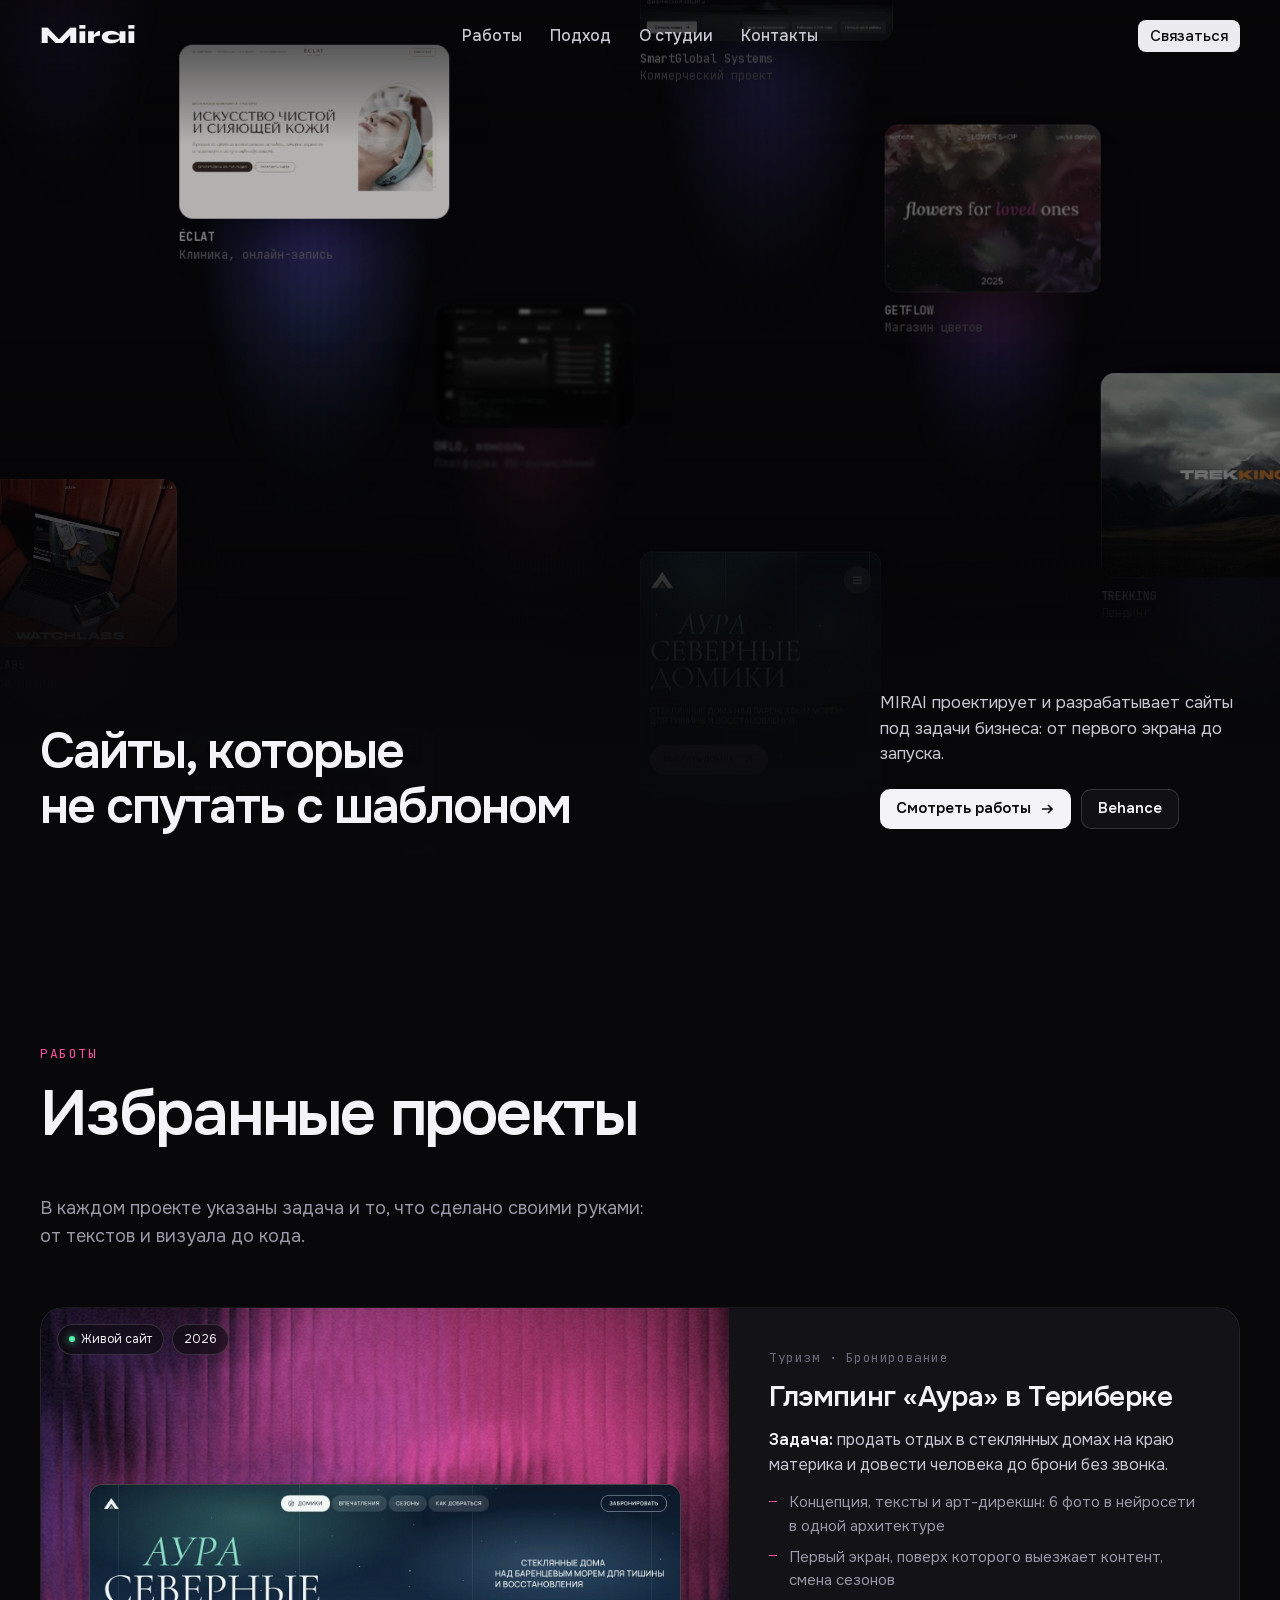
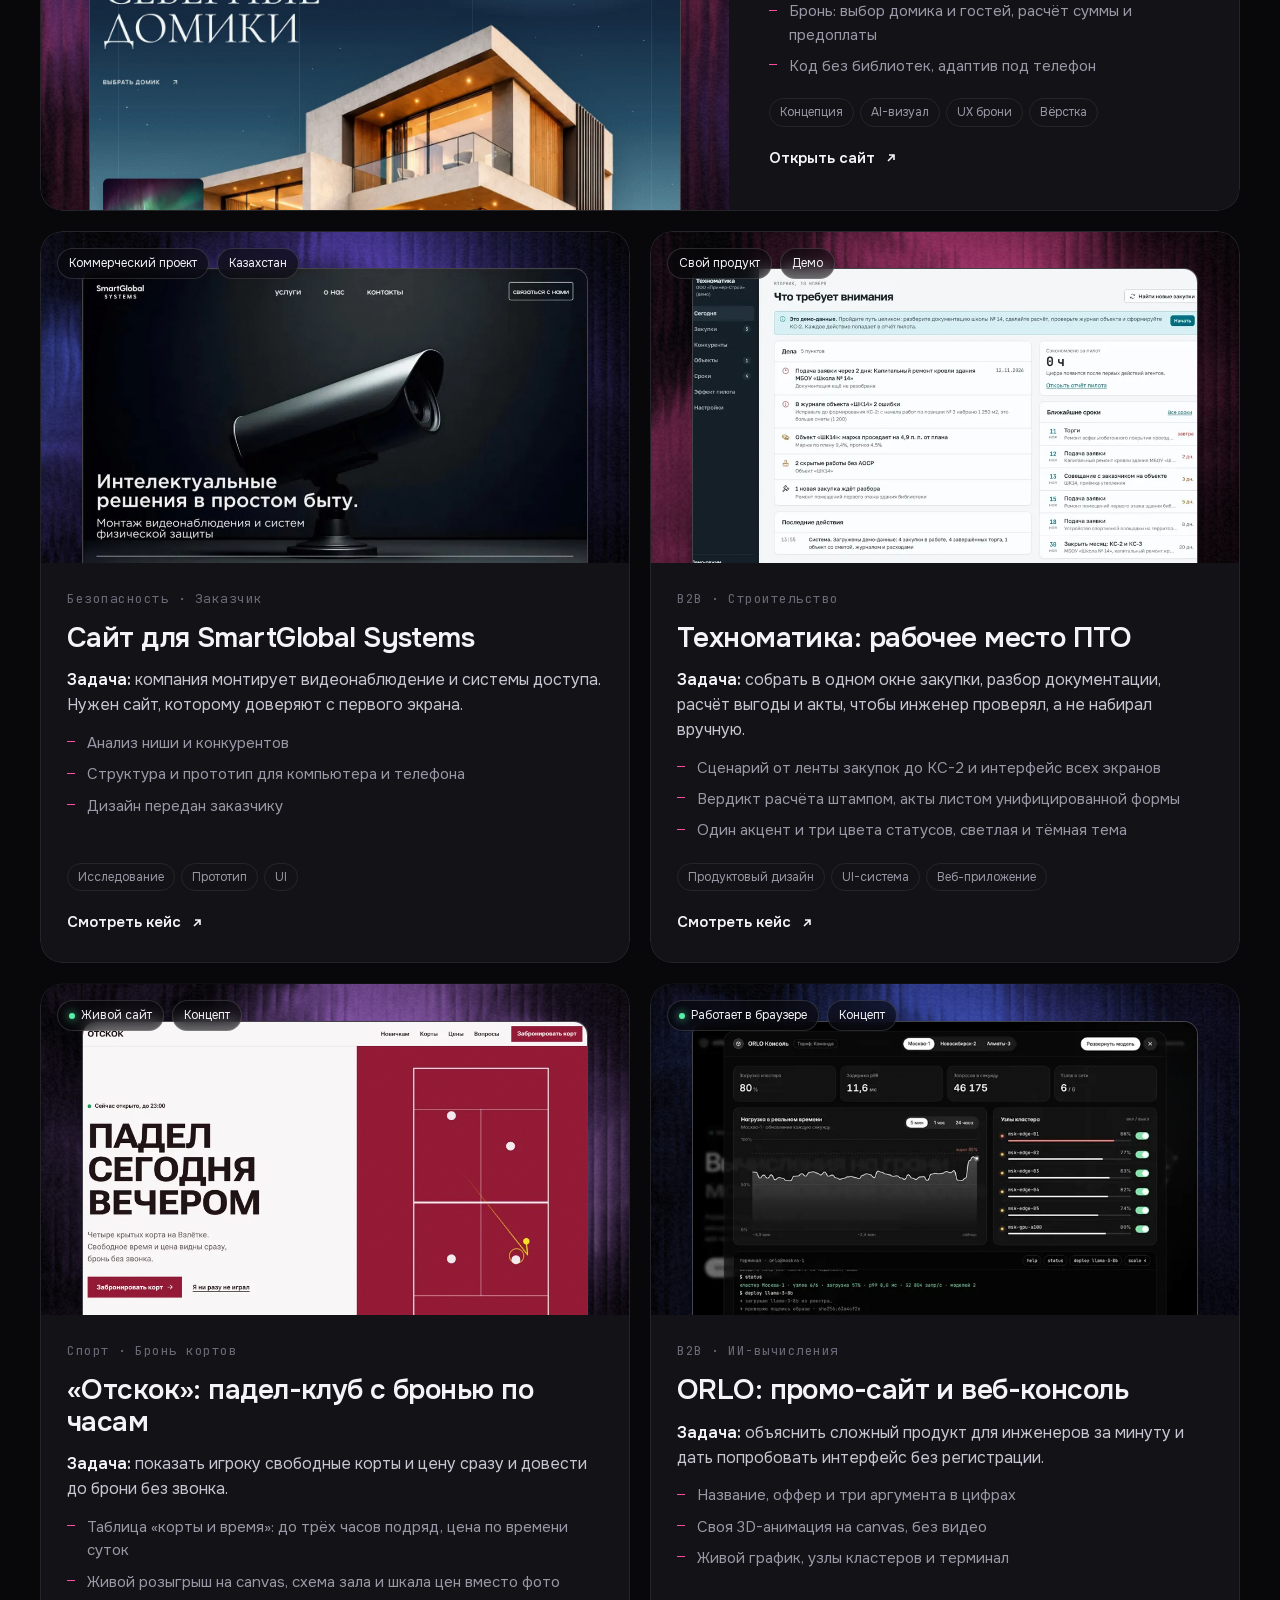
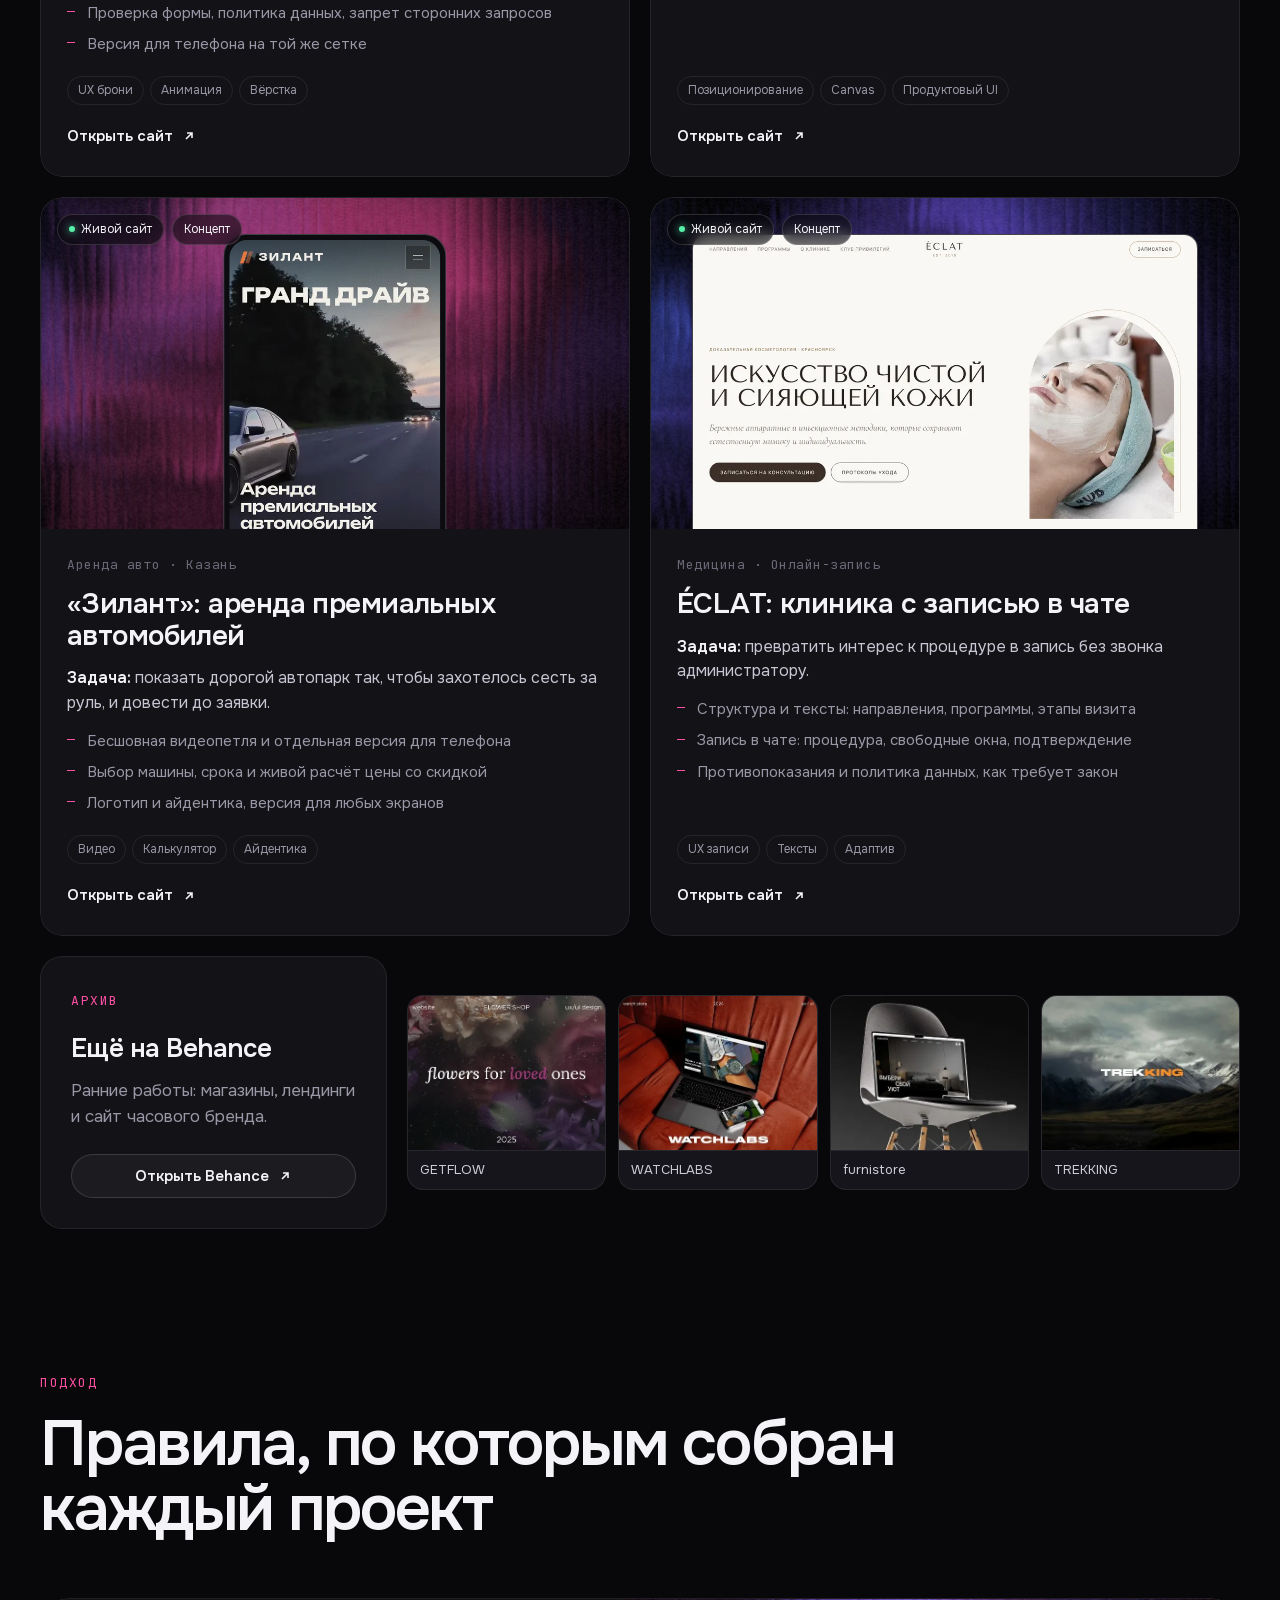
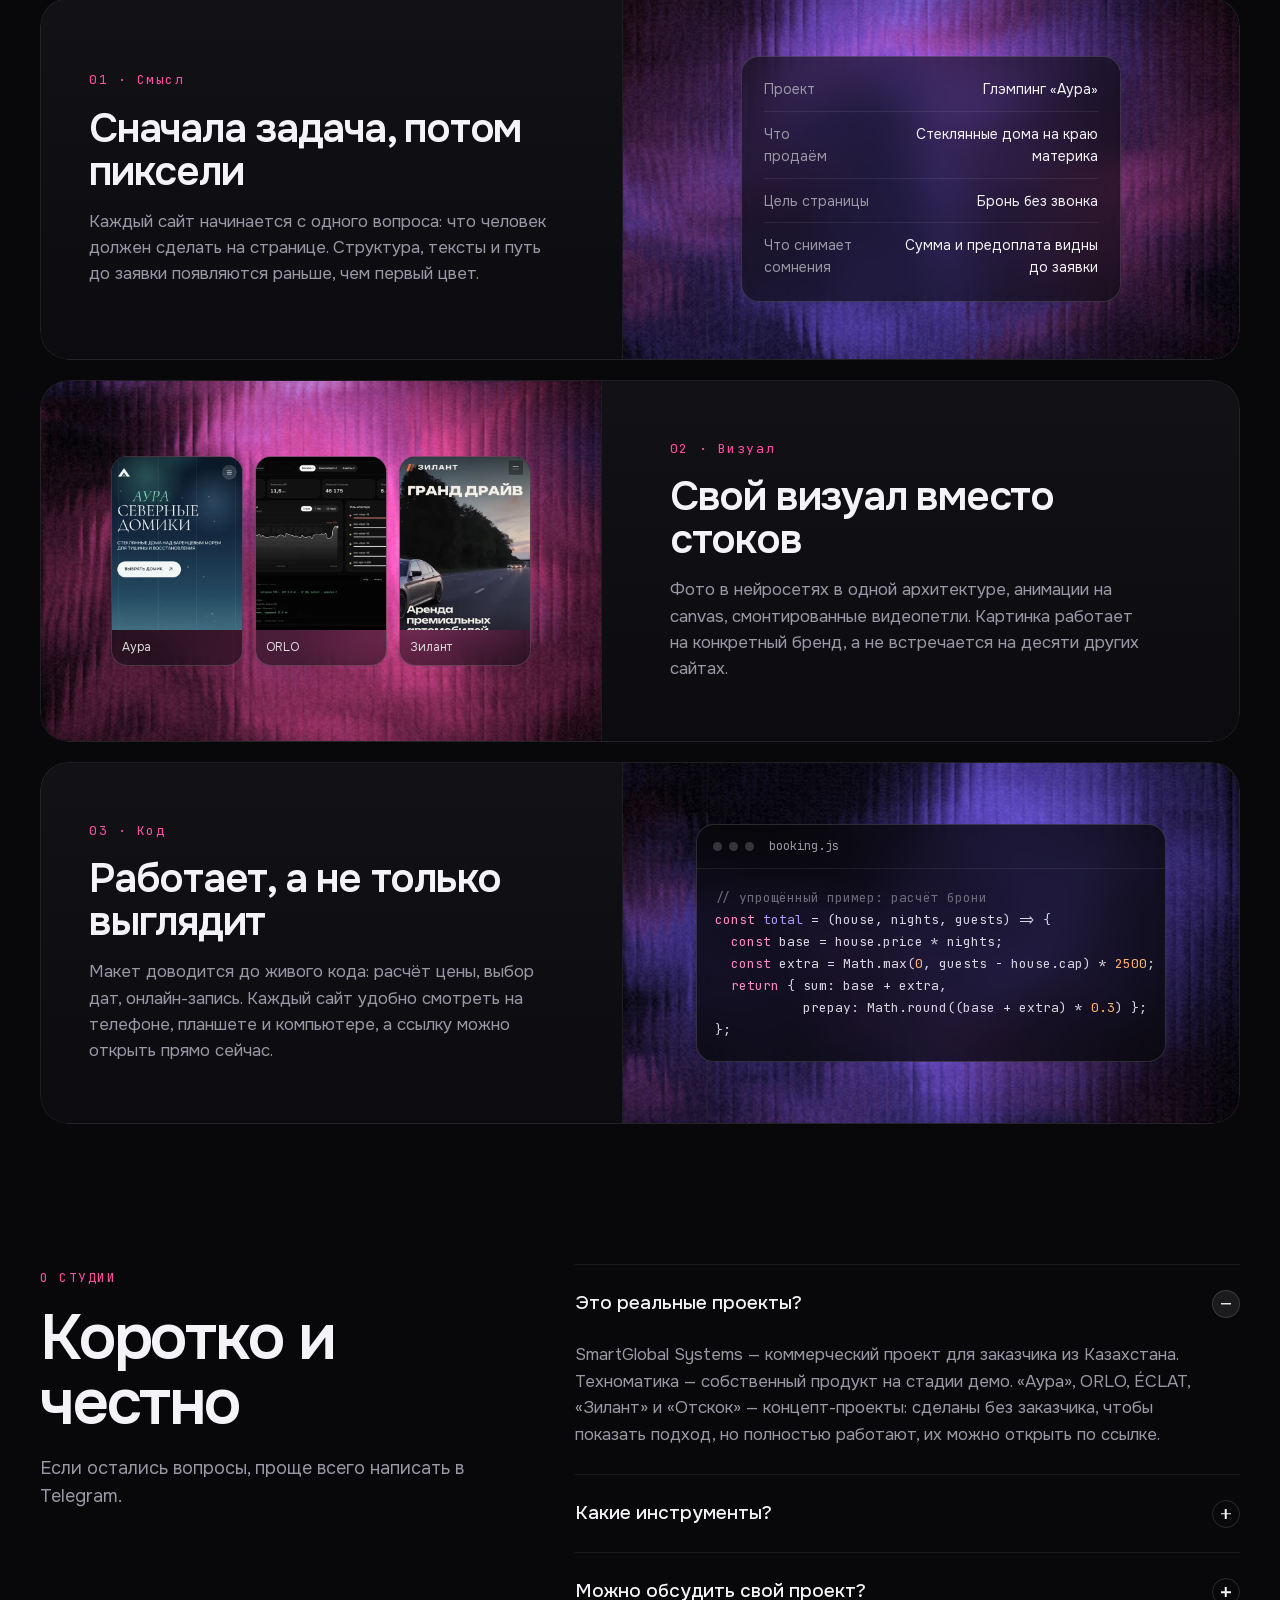
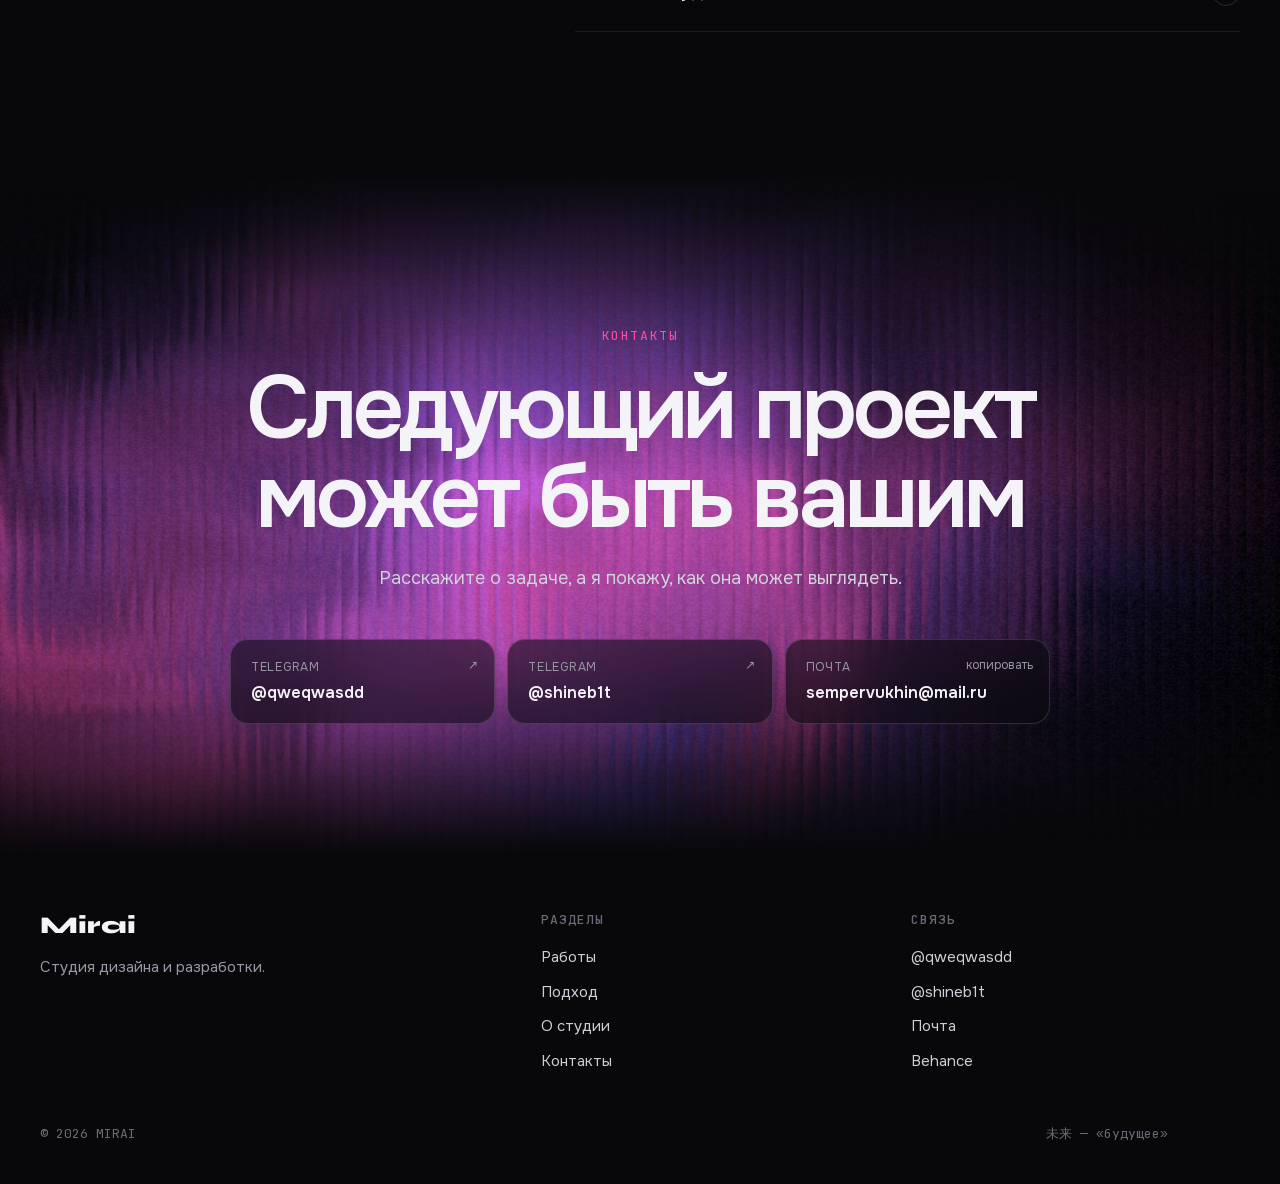
<file: index.html>
<!doctype html>
<html lang="ru">
<head>
<meta charset="utf-8">
<meta name="viewport" content="width=device-width, initial-scale=1">
<title>MIRAI — студия дизайна и разработки</title>
<meta name="description" content="MIRAI: портфолио студии дизайна и разработки. Живые сайты, которые можно открыть и потрогать.">
<meta name="theme-color" content="#08080a">
<meta property="og:title" content="MIRAI — студия дизайна и разработки">
<meta property="og:description" content="Живые сайты, которые можно открыть и потрогать.">
<meta property="og:type" content="website">
<meta property="og:locale" content="ru_RU">
<meta property="og:image" content="https://qweqwasdd.github.io/MIRAISTUDIO/img/og.jpg">
<meta property="og:image:width" content="1200">
<meta property="og:image:height" content="630">
<meta name="twitter:card" content="summary_large_image">
<link rel="icon" href="data:image/svg+xml,%3Csvg xmlns='http://www.w3.org/2000/svg' viewBox='0 0 32 32'%3E%3Cdefs%3E%3ClinearGradient id='g' x1='0' y1='0' x2='1' y2='1'%3E%3Cstop offset='0' stop-color='%23ff4fa3'/%3E%3Cstop offset='1' stop-color='%237a5cff'/%3E%3C/linearGradient%3E%3C/defs%3E%3Crect width='32' height='32' rx='9' fill='%2308080a'/%3E%3Cpath d='M8 23 16 8l8 15z' fill='url(%23g)'/%3E%3C/svg%3E">
<link rel="preload" href="fonts/onest.woff2" as="font" type="font/woff2" crossorigin>
<style>@font-face{font-family:"Onest";src:url(fonts/onest.woff2) format("woff2"),url(fonts/onest.woff) format("woff");font-weight:400 700;font-display:swap}@font-face{font-family:"JetBrains Mono";src:url(fonts/jetbrainsmono.woff2) format("woff2"),url(fonts/jetbrainsmono.woff) format("woff");font-weight:400 500;font-display:swap}@font-face{font-family:"Syne";src:url(fonts/syne-800.woff2) format("woff2");font-weight:800;font-display:swap}</style>
<style>
:root{
  --bg:#08080a;
  --bg-2:#0f0f13;
  --card:#121217;
  --line:rgba(255,255,255,.08);
  --line-2:rgba(255,255,255,.14);
  --text:#f4f3f7;
  --muted:#9a98a6;
  --dim:#6b6977;
  --pink:#ff4fa3;
  --violet:#7a5cff;
  --cyan:#5fd8ff;
  --amber:#ffb36b;
  --radius:22px;
  --grain:url("data:image/svg+xml,%3Csvg xmlns='http://www.w3.org/2000/svg' width='160' height='160'%3E%3Cfilter id='n'%3E%3CfeTurbulence type='fractalNoise' baseFrequency='.9' numOctaves='3' stitchTiles='stitch'/%3E%3CfeColorMatrix values='0 0 0 0 1 0 0 0 0 1 0 0 0 0 1 0 0 0 .55 0'/%3E%3C/filter%3E%3Crect width='100%25' height='100%25' filter='url(%23n)'/%3E%3C/svg%3E");
}
*{box-sizing:border-box;margin:0;padding:0}
html{scroll-behavior:smooth;scroll-padding-top:72px;-webkit-text-size-adjust:100%}
body{background:var(--bg);color:var(--text);font-family:"Onest",system-ui,sans-serif;font-size:17px;line-height:1.55;-webkit-font-smoothing:antialiased;overflow-x:hidden}
a{color:inherit;text-decoration:none}
img{display:block;max-width:100%}
button{font:inherit;color:inherit;background:none;border:0;cursor:pointer}
.mono{font-family:"JetBrains Mono",ui-monospace,monospace}
.wrap{width:min(1200px,100% - 32px);margin-inline:auto}
:focus-visible{outline:2px solid var(--pink);outline-offset:3px;border-radius:10px}
::selection{background:var(--pink);color:#000}

/* ---------- nav ---------- */
.nav{position:fixed;top:0;left:0;right:0;z-index:50;height:72px}
.nav::before{content:"";position:absolute;left:0;right:0;top:0;height:120px;z-index:-1;pointer-events:none;background:linear-gradient(180deg,rgba(6,6,8,.96) 0%,rgba(6,6,8,.82) 45%,rgba(6,6,8,0) 100%);opacity:0;transition:opacity .4s ease}
.nav.scrolled::before{opacity:1}
.nav-in{width:min(1200px,100% - 32px);height:100%;margin-inline:auto;display:grid;grid-template-columns:1fr auto 1fr;align-items:center;gap:24px}
.wordmark{display:flex;align-items:center;justify-self:start;height:32px;font-family:"Syne","Onest",sans-serif;font-weight:800;font-size:24px;line-height:1;letter-spacing:0;color:#f4f3f7}
.nav-links{display:flex;align-items:center;gap:28px}
.nav-links a{display:flex;align-items:center;height:32px;line-height:1;font-size:16px;font-weight:500;color:#c9c7d2;transition:color .2s}
.nav-links a:hover{color:#fff}
.nav-right{display:flex;align-items:center;justify-content:flex-end;gap:8px}
.nbtn{display:inline-flex;align-items:center;justify-content:center;height:32px;line-height:1;padding:0 12px;border-radius:8px;font-size:15px;font-weight:500;white-space:nowrap;transition:background .2s,border-color .2s,transform .15s}
.nbtn:active{transform:translateY(1px)}
.nbtn-light{background:#ecebf0;color:#0a0a0c}
.nbtn-light:hover{background:#fff}
.nbtn-dark{background:#18181d;color:#f4f3f7;border:1px solid rgba(255,255,255,.08)}
.nbtn-dark:hover{background:#222228}
.btn{display:inline-flex;align-items:center;justify-content:center;gap:8px;height:44px;padding:0 20px;border-radius:999px;font-weight:600;font-size:15px;white-space:nowrap;transition:transform .2s,background .2s,box-shadow .2s,border-color .2s}
.btn-light{background:var(--text);color:#0a0a0c}
.btn-light:hover{transform:translateY(-1px);box-shadow:0 8px 30px rgba(255,79,163,.35)}
.btn-ghost{border:1px solid var(--line-2);background:rgba(255,255,255,.04)}
.btn-ghost:hover{border-color:rgba(255,255,255,.3);background:rgba(255,255,255,.08)}
.btn svg{width:16px;height:16px}

/* ---------- hero ---------- */
.hero{position:relative;min-height:100svh;display:flex;flex-direction:column;justify-content:flex-end;padding:120px 0 clamp(40px,7vh,88px);overflow:hidden;isolation:isolate}
.hero canvas,.cta canvas{position:absolute;inset:0;width:100%;height:100%;z-index:-2;display:block}
.fallback-bg{position:absolute;inset:0;z-index:-3;background:radial-gradient(60% 50% at 70% 35%,rgba(255,79,163,.55),transparent 70%),radial-gradient(50% 50% at 25% 60%,rgba(122,92,255,.55),transparent 70%),var(--bg)}
.hero::after{content:"";position:absolute;inset:auto 0 0;height:40%;background:linear-gradient(transparent,var(--bg));z-index:-1;pointer-events:none}

/* ---------- hero: floating project field ---------- */
.hero{background:#060608}
.field{position:absolute;inset:0;z-index:-2;overflow:hidden}
.fc{position:absolute;left:0;top:0;width:var(--w);opacity:var(--o);filter:blur(var(--b)) brightness(.78) saturate(.9);will-change:transform;transition:opacity .5s ease,filter .5s ease}
.fc:hover{opacity:1;filter:none}
.field.lite .fc{filter:brightness(.78);transition:none}
.field.lite .trail{filter:none;mix-blend-mode:normal;opacity:.45}
.fc .trail{position:absolute;left:4%;right:4%;top:45%;height:calc(var(--w) * 1.5);z-index:-1;pointer-events:none;
  background:repeating-linear-gradient(90deg,rgba(255,255,255,.10) 0,rgba(255,255,255,0) 5px,rgba(0,0,0,.35) 10px,rgba(255,255,255,.06) 11px),linear-gradient(180deg,var(--tc) 0%,var(--tc2) 45%,transparent 100%);
  -webkit-mask-image:radial-gradient(50% 100% at 50% 0%,#000 20%,rgba(0,0,0,.5) 55%,transparent 100%);mask-image:radial-gradient(50% 100% at 50% 0%,#000 20%,rgba(0,0,0,.5) 55%,transparent 100%);
  filter:blur(3px) saturate(1.2);opacity:.7;mix-blend-mode:screen}
.fc .im{position:relative;border-radius:14px;overflow:hidden;aspect-ratio:var(--ar);background:var(--g);box-shadow:0 30px 60px -25px rgba(0,0,0,.9)}
.fc .im::after{content:"";position:absolute;inset:0;border-radius:inherit;box-shadow:inset 0 0 0 1px rgba(255,255,255,.08);pointer-events:none}
.fc img{width:100%;height:100%;object-fit:cover;object-position:top}
.fc .wm{position:absolute;inset:0;display:grid;place-items:center;font-weight:600;font-size:calc(var(--w) * .13);letter-spacing:-.03em;color:#fff;text-align:center;line-height:1}
.fc .cap{margin-top:10px;font-family:"JetBrains Mono",ui-monospace,monospace;font-size:12px;line-height:1.45}
.fc .cap b{display:block;font-weight:500;color:#ecebf2}
.fc .cap span{color:#77757f}
.hero-shade{position:absolute;inset:0;z-index:-1;pointer-events:none;background:
  linear-gradient(180deg,rgba(6,6,8,.75) 0%,rgba(6,6,8,0) 16%,rgba(6,6,8,0) 38%,rgba(6,6,8,.78) 68%,#08080a 100%),
  radial-gradient(55% 45% at 22% 88%,rgba(6,6,8,.85),transparent 72%),
  radial-gradient(40% 40% at 85% 88%,rgba(6,6,8,.7),transparent 72%)}
.hero-inner{display:grid;grid-template-columns:1fr minmax(260px,360px);gap:32px 64px;align-items:end;pointer-events:none}
.hero-inner>*{pointer-events:auto}
.hero-new{display:inline-flex;align-items:center;gap:8px;padding:7px 14px;border-radius:999px;border:1px solid rgba(255,255,255,.16);background:rgba(12,12,16,.55);backdrop-filter:blur(10px);-webkit-backdrop-filter:blur(10px);font-size:14px;color:#e4e2ea;margin-bottom:22px;transition:border-color .2s}
.hero-new:hover{border-color:rgba(255,255,255,.4)}
.hero-new svg{width:14px;height:14px;color:#ff8cc4}
.hero-title{font-size:clamp(38px,3.9vw,60px);line-height:1.02;letter-spacing:-.04em;font-weight:600}
.ln{display:block;overflow:hidden;padding-bottom:.08em}
.ln>span{display:inline-block;animation:lineUp 1.2s cubic-bezier(.2,.7,.2,1) .2s both}
.ln+.ln>span{animation-delay:.32s}
@keyframes lineUp{from{transform:translateY(105%)}to{transform:none}}
@media (min-width:1001px){.ln>span{white-space:nowrap}}
.hero-side{display:grid;gap:22px;padding-bottom:.5em;animation:fadeIn 1s ease .7s both}
.hero .lead{margin:0;font-size:17px;line-height:1.5;color:#c9c7d2}
.hero-actions{display:flex;flex-wrap:wrap;gap:10px}
.btn-sm{height:40px;padding:0 16px;font-size:15px;border-radius:10px}
@keyframes fadeIn{from{opacity:0}to{opacity:1}}
img.broken{visibility:hidden}

/* ---------- section heads ---------- */
section{position:relative}
.sec{padding:140px 0 0}
.eyebrow{display:inline-block;font-size:13px;letter-spacing:.12em;text-transform:uppercase;color:var(--pink);margin-bottom:18px}
.sec h2{font-size:clamp(34px,5vw,64px);line-height:1.02;letter-spacing:-.035em;font-weight:600;max-width:16ch}
.sec .sub{margin-top:18px;color:var(--muted);max-width:52ch;font-size:18px}
.sec-head{display:flex;justify-content:space-between;align-items:end;gap:30px;flex-wrap:wrap;margin-bottom:56px}

/* ---------- works ---------- */
.works{display:grid;grid-template-columns:repeat(6,1fr);gap:20px}
.work{clip-path:inset(0 round var(--radius));grid-column:span 3;display:flex;flex-direction:column;border-radius:var(--radius);background:var(--card);border:1px solid var(--line);overflow:hidden;transition:transform .35s cubic-bezier(.2,.7,.2,1),border-color .3s}
.work:hover{transform:translateY(-4px) translateZ(0);border-color:var(--line-2)}
.work.wide{grid-column:span 6;display:grid;grid-template-columns:1.35fr 1fr}
.work.third{grid-column:span 2}
.look{position:relative;aspect-ratio:4/3;overflow:hidden;isolation:isolate}
.work.wide .look{aspect-ratio:auto;min-height:440px}
.look{background:#0b0b0e}
.look canvas.lg{position:absolute;inset:0;width:100%;height:100%;z-index:-2;display:block;opacity:.8;transition:opacity .6s ease}
.work:hover .look canvas.lg{opacity:1}
.look::after{content:"";position:absolute;inset:0;z-index:2;pointer-events:none;background-image:var(--grain);opacity:.22;mix-blend-mode:overlay}
.look.fluted .flutes{position:absolute;inset:0;z-index:-1;background:repeating-linear-gradient(90deg,rgba(255,255,255,.10) 0,rgba(255,255,255,0) 6px,rgba(0,0,0,.18) 13px,rgba(255,255,255,.06) 14px);mix-blend-mode:overlay}
.look .shot{position:absolute;left:7%;right:7%;top:11%;bottom:-44px;background:#16151c;border-radius:14px 14px 0 0;overflow:hidden;border:1px solid rgba(255,255,255,.18);border-bottom:0;box-shadow:0 30px 60px -20px rgba(0,0,0,.6);transition:transform .6s cubic-bezier(.2,.7,.2,1)}
.work:hover .look .shot{transform:translateY(-12px)}
.look .shot img{width:100%;height:100%;object-fit:cover;object-position:top center;display:block}
.work:not(.wide) .look{aspect-ratio:16/9}
.work.wide .look .shot{top:auto;max-height:calc(86% + 44px)}
.work.wide .look .shot img{height:auto;object-fit:initial}
.look{cursor:pointer}

.look .phone{position:absolute;left:50%;top:11%;bottom:-40px;width:38%;overflow:hidden;transform:translateX(-50%);border-radius:22px;padding:5px;background:#0b0b0f;border:1px solid rgba(255,255,255,.2);box-shadow:0 30px 60px -15px rgba(0,0,0,.7);transition:transform .6s cubic-bezier(.2,.7,.2,1)}
.work:hover .look .phone{transform:translateX(-50%) translateY(-12px)}
.look .phone img{border-radius:18px;aspect-ratio:9/19.5;object-fit:cover;object-position:top;width:100%}
.look .word{position:absolute;inset:0;display:grid;place-items:center;text-align:center;padding:20px}
.look .word strong{font-size:clamp(34px,4.4vw,58px);letter-spacing:-.03em;font-weight:600;line-height:1;color:#fff;text-shadow:0 10px 40px rgba(0,0,0,.35)}
.look .word small{display:block;margin-top:12px;font-size:13px;letter-spacing:.18em;text-transform:uppercase;color:rgba(255,255,255,.75)}
.tag-float{position:absolute;top:16px;left:16px;z-index:3;display:flex;gap:8px;flex-wrap:wrap}
.tag-float span{font-size:12px;padding:5px 11px;border-radius:999px;background:rgba(8,8,10,.55);backdrop-filter:blur(8px);-webkit-backdrop-filter:blur(8px);border:1px solid rgba(255,255,255,.14)}
.tag-float .live{display:inline-flex;align-items:center;gap:6px}
.tag-float .live::before{content:"";width:6px;height:6px;border-radius:50%;background:#58f0a8;box-shadow:0 0 8px #58f0a8}
.work-body{padding:26px 26px 28px;display:flex;flex-direction:column;gap:14px;flex:1}
.work.wide .work-body{padding:40px}
.work-meta{font-size:13px;color:var(--dim);letter-spacing:.04em}
.work h3{font-size:clamp(22px,2.2vw,30px);letter-spacing:-.02em;line-height:1.12;font-weight:600}
.work .task{color:#c8c6d2;font-size:16px}
.work .task b{color:var(--text);font-weight:600}
.did{list-style:none;display:grid;gap:8px;font-size:15px;color:var(--muted)}
.did li{position:relative;padding-left:20px}
.did li::before{content:"";position:absolute;left:0;top:.62em;width:8px;height:1px;background:var(--pink)}
.chips{display:flex;flex-wrap:wrap;gap:6px;margin-top:auto;padding-top:6px}
.chips span{font-size:12px;color:var(--muted);padding:4px 10px;border-radius:999px;border:1px solid var(--line)}
.work-link{display:inline-flex;align-items:center;gap:8px;font-weight:600;font-size:15px;margin-top:6px;width:fit-content}
.work-link svg{width:16px;height:16px;transition:transform .25s}
.work-link:hover svg{transform:translate(3px,-3px)}
.work-link:hover{color:#ffc2e0}

/* ---------- behance ---------- */
.more{margin-top:20px;display:grid;grid-template-columns:1fr 2.4fr;gap:20px;align-items:center}
.more-intro{border-radius:var(--radius);border:1px solid var(--line);background:var(--card);padding:30px;display:flex;flex-direction:column;justify-content:space-between;gap:24px}
.more-intro h3{font-size:26px;letter-spacing:-.02em;font-weight:600}
.more-intro p{color:var(--muted);margin-top:8px}
.more-grid{display:grid;grid-template-columns:repeat(4,1fr);gap:12px;align-items:start}
.more-grid a{display:flex;flex-direction:column;border-radius:16px;overflow:hidden;border:1px solid var(--line);background:#16151c;transition:border-color .2s}
.more-grid a:hover{border-color:var(--line-2)}
.more-grid img{width:100%;aspect-ratio:433/338;height:auto;object-fit:cover;transition:transform .6s cubic-bezier(.2,.7,.2,1)}
.more-grid a:hover img{transform:scale(1.03)}
.more-grid span{padding:9px 12px;font-size:13px;color:#cfcdd8;border-top:1px solid var(--line)}

/* ---------- approach ---------- */
.steps{display:grid;gap:20px}
.sec h2.h2-wide{max-width:21ch}
.step{clip-path:inset(0 round 28px);display:grid;grid-template-columns:1fr 1.1fr;gap:20px;border-radius:28px;border:1px solid var(--line);background:linear-gradient(180deg,#111116,#0c0c10);overflow:hidden}
.step:nth-child(even) .step-text{order:2}
.step-text{padding:48px;display:flex;flex-direction:column;justify-content:center;gap:16px}
.step-num{font-size:13px;color:var(--pink);letter-spacing:.12em}
.step h3{font-size:clamp(28px,3.2vw,42px);letter-spacing:-.03em;line-height:1.05;font-weight:600}
.step p{color:var(--muted);max-width:44ch}
.step-vis{position:relative;min-height:360px;overflow:hidden;isolation:isolate;display:grid;place-items:center;padding:30px}
.step-vis{background:#0b0b0e;border-left:1px solid var(--line)}
.step:nth-child(even) .step-vis{border-left:0;border-right:1px solid var(--line)}
.step-vis canvas{position:absolute;inset:0;width:100%;height:100%;z-index:-2;display:block}
.step-vis::before{content:"";position:absolute;inset:0;z-index:-3;background:radial-gradient(70% 60% at 50% 45%,rgba(255,255,255,.07),transparent 70%),repeating-linear-gradient(90deg,rgba(255,255,255,.035) 0,rgba(255,255,255,0) 7px,rgba(0,0,0,.25) 15px,rgba(255,255,255,.03) 16px)}
.step-vis::after{content:"";position:absolute;inset:0;z-index:-1;background-image:var(--grain);opacity:.12;mix-blend-mode:overlay}
.brief{width:min(380px,100%);border-radius:18px;background:rgba(10,10,14,.6);backdrop-filter:blur(14px);-webkit-backdrop-filter:blur(14px);border:1px solid rgba(255,255,255,.14);padding:22px;display:grid;gap:12px;font-size:14px}
.brief div{display:flex;justify-content:space-between;gap:12px;padding-bottom:10px;border-bottom:1px solid rgba(255,255,255,.08)}
.brief div:last-child{border:0;padding:0}
.brief dt{color:var(--muted)}
.brief dd{text-align:right}
.swatches{display:grid;grid-template-columns:repeat(3,1fr);gap:12px;width:min(420px,100%)}
.swatches figure{border-radius:16px;overflow:hidden;border:1px solid rgba(255,255,255,.16);background:rgba(10,10,14,.5);backdrop-filter:blur(10px);-webkit-backdrop-filter:blur(10px)}
.swatches .sw{aspect-ratio:3/4;background:var(--s);overflow:hidden}
.swatches .sw img{width:100%;height:100%;object-fit:cover;object-position:top}
.swatches figcaption{font-size:12px;padding:8px 10px;color:#ddd}
.code{width:min(470px,100%);border-radius:18px;background:rgba(8,8,12,.78);backdrop-filter:blur(14px);-webkit-backdrop-filter:blur(14px);border:1px solid rgba(255,255,255,.14);overflow:hidden}
.code-top{display:flex;align-items:center;gap:7px;padding:12px 16px;border-bottom:1px solid rgba(255,255,255,.08);font-size:12px;color:var(--muted)}
.code-top i{width:9px;height:9px;border-radius:50%;background:rgba(255,255,255,.18)}
.code-top span{margin-left:8px}
.code pre{padding:18px 18px 20px;font-size:13px;line-height:1.7;overflow-x:auto;color:#d7d5e0}
.k{color:#ff8cc4}.f{color:#a99bff}.s{color:#8fe3c0}.c{color:#6e6c7a}.n{color:var(--amber)}

/* ---------- faq ---------- */
.faq{display:grid;grid-template-columns:1fr 1.4fr;gap:60px}
.qa{border-top:1px solid var(--line)}
.qa details{border-bottom:1px solid var(--line)}
.qa summary{list-style:none;display:flex;justify-content:space-between;align-items:center;gap:20px;padding:24px 0;font-size:19px;font-weight:500;cursor:pointer}
.qa summary::-webkit-details-marker{display:none}
.qa summary i{flex:none;width:28px;height:28px;border-radius:50%;border:1px solid var(--line-2);position:relative;transition:transform .3s,background .3s}
.qa summary i::before,.qa summary i::after{content:"";position:absolute;left:50%;top:50%;width:10px;height:1.5px;background:currentColor;transform:translate(-50%,-50%)}
.qa summary i::after{transform:translate(-50%,-50%) rotate(90deg);transition:transform .3s}
.qa details[open] summary i{background:rgba(255,255,255,.08)}
.qa details[open] summary i::after{transform:translate(-50%,-50%) rotate(0)}
.qa p{padding:0 50px 26px 0;color:var(--muted)}

/* ---------- cta ---------- */
.cta{position:relative;margin-top:140px;padding:150px 0 130px;overflow:hidden;isolation:isolate;text-align:center}
.cta::before{content:"";position:absolute;inset:0 0 auto;height:45%;background:linear-gradient(var(--bg),transparent);z-index:-1}
.cta h2{font-size:clamp(40px,7vw,96px);line-height:1;letter-spacing:-.045em;font-weight:600;max-width:14ch;margin-inline:auto}
.cta p{margin:22px auto 0;max-width:44ch;color:#d4d2dc;font-size:18px}
.contacts{display:grid;grid-template-columns:repeat(3,1fr);gap:12px;max-width:820px;margin:46px auto 0;text-align:left}
.contact{display:flex;flex-direction:column;align-items:flex-start;text-align:left;gap:4px;padding:18px 20px;border-radius:18px;background:rgba(10,10,14,.55);backdrop-filter:blur(16px);-webkit-backdrop-filter:blur(16px);border:1px solid rgba(255,255,255,.14);transition:border-color .2s,transform .2s;position:relative}
.contact:hover{border-color:rgba(255,255,255,.35);transform:translateY(-2px)}
.contact small{font-size:12px;color:var(--muted);letter-spacing:.06em;text-transform:uppercase}
.contact b{font-weight:600;font-size:16px;word-break:break-all}
.contact .hint{position:absolute;right:16px;top:16px;font-size:12px;color:var(--muted)}
.totop{position:fixed;right:16px;bottom:calc(16px + env(safe-area-inset-bottom));z-index:55;width:48px;height:48px;border-radius:50%;display:grid;place-items:center;background:#ecebf0;color:#0a0a0c;box-shadow:0 10px 30px -8px rgba(0,0,0,.6);opacity:0;transform:translateY(12px) scale(.9);pointer-events:none;transition:opacity .25s ease,transform .25s ease}
.totop svg{width:20px;height:20px}
.totop.show{opacity:1;transform:none;pointer-events:auto}
.totop:active{transform:scale(.94)}
@media (min-width:721px){.totop{right:24px;bottom:24px;width:52px;height:52px}.totop:hover{background:#fff}}
.toast{position:fixed;left:50%;bottom:24px;transform:translate(-50%,20px);opacity:0;pointer-events:none;padding:12px 18px;border-radius:999px;background:var(--text);color:#0a0a0c;font-weight:600;font-size:14px;transition:.3s;z-index:60}
.toast.show{opacity:1;transform:translate(-50%,0)}

/* ---------- footer ---------- */
footer{border-top:1px solid var(--line);padding:56px 0 40px;background:var(--bg)}
.foot{display:grid;grid-template-columns:1.4fr 1fr 1fr;gap:40px}
.foot p{color:var(--muted);max-width:32ch;margin-top:14px;font-size:15px}
.foot h4{font-size:13px;color:var(--dim);font-weight:500;letter-spacing:.08em;text-transform:uppercase;margin-bottom:14px}
.foot ul{list-style:none;display:grid;gap:8px}
.foot li a{color:#cfcdd8;font-size:15px}
.foot li a:hover{color:var(--text)}
.copy{display:flex;justify-content:space-between;flex-wrap:wrap;gap:10px;margin-top:50px;font-size:13px;color:var(--dim)}

/* ---------- reveal ---------- */
.rv{opacity:0;transform:translateY(24px);transition:opacity .8s cubic-bezier(.2,.7,.2,1),transform .8s cubic-bezier(.2,.7,.2,1)}
.rv.in{opacity:1;transform:none}

/* ---------- responsive ---------- */
@media (max-width:1000px){
  .hero-inner{grid-template-columns:1fr;gap:24px}
  .work.wide{grid-template-columns:1fr}
  .work.wide .look{min-height:0;aspect-ratio:4/3}
  .work.third{grid-column:span 3}
  .more{grid-template-columns:1fr}
  .step{grid-template-columns:1fr}
  .step:nth-child(even) .step-text{order:0}
  .faq{grid-template-columns:1fr;gap:30px}
  .foot{grid-template-columns:1fr 1fr}
  .foot>div:first-child{grid-column:1/-1}
}
@media (max-width:720px){
  body{font-size:16px}
  .nav-links{display:none}
  .nav{height:60px}
  .wordmark{font-size:22px}
  .nav-in{grid-template-columns:1fr auto}
  .works{grid-template-columns:1fr}
  .work:not(.wide) .look .shot{top:8%;bottom:-16px;left:5%;right:5%}
  .work:not(.wide) .look .phone{top:8%}
  .work,.work.third,.work.wide{grid-column:auto}
  .work.wide .work-body,.work-body{padding:22px}
  .more-grid{grid-template-columns:repeat(2,1fr)}
  .step-text{padding:28px 22px}
  .step-vis{min-height:300px;padding:22px}
  .contacts{grid-template-columns:1fr}
  .sec{padding-top:100px}
  .cta{margin-top:100px;padding:110px 0 90px}
  .qa p{padding-right:0}
  .hero-title{font-size:clamp(36px,10.5vw,50px)}
  .fc .cap{font-size:10.5px}
}
@media (prefers-reduced-motion:reduce){
  html{scroll-behavior:auto}
  .rv{opacity:1;transform:none;transition:none}
  .ln>span,.hero-side{animation:none}
  .fc{transition:none}
  *{transition-duration:.01ms!important}
}

/* CORNER-GUARD: keep live gradients inside rounded corners on every GPU */
.work,.step{-webkit-mask-image:-webkit-radial-gradient(white,black);mask-image:linear-gradient(#000,#000);transform:translateZ(0)}
.work .look{border-radius:calc(var(--radius) - 1px) calc(var(--radius) - 1px) 0 0}
.work.wide .look{border-radius:calc(var(--radius) - 1px) 0 0 calc(var(--radius) - 1px)}
.look canvas.lg,.step-vis canvas{border-radius:inherit}
.step-vis{border-radius:0 27px 27px 0}
.step:nth-child(even) .step-vis{border-radius:27px 0 0 27px}
@media (max-width:1000px){
  .work.wide .look{border-radius:calc(var(--radius) - 1px) calc(var(--radius) - 1px) 0 0}
  .step-vis,.step:nth-child(even) .step-vis{border-radius:0 0 27px 27px;border-left:0;border-right:0;border-top:1px solid var(--line)}
}

/* SEAM-FIX */
.cta::after{content:"";position:absolute;inset:auto 0 0;height:30%;background:linear-gradient(transparent,var(--bg));z-index:-1;pointer-events:none}
footer{border-top:0}
.copy{padding-right:72px}
@media (max-width:720px){.copy{padding-right:64px}}

</style>
</head>
<body>

<header class="nav" id="nav">
  <div class="nav-in">
    <a href="#top" class="wordmark" aria-label="MIRAI, наверх">Mirai</a>
    <nav class="nav-links" aria-label="Разделы">
        <a href="#work">Работы</a>
        <a href="#approach">Подход</a>
        <a href="#about">О студии</a>
        <a href="#contact">Контакты</a>
    </nav>
    <div class="nav-right">
      <a class="nbtn nbtn-light" href="#contact">Связаться</a>
    </div>
  </div>
</header>

<main id="top">
  <!-- HERO -->
  <section class="hero" id="hero">
    <div class="field" id="field" aria-hidden="true"></div>
    <div class="hero-shade" aria-hidden="true"></div>
    <div class="wrap hero-inner">
      <div class="hero-main">
        <h1 class="hero-title">
          <span class="ln"><span>Сайты, которые</span></span>
          <span class="ln"><span>не спутать с шаблоном</span></span>
        </h1>
      </div>
      <div class="hero-side">
        <p class="lead">MIRAI проектирует и разрабатывает сайты под задачи бизнеса: от первого экрана до запуска.</p>
        <div class="hero-actions">
          <a class="btn btn-light btn-sm" href="#work">Смотреть работы
            <svg viewBox="0 0 16 16" fill="none" stroke="currentColor" stroke-width="1.7"><path d="M3 8h10M9 4l4 4-4 4"/></svg></a>
          <a class="btn btn-ghost btn-sm" href="https://www.behance.net/qweqweqwasdd" target="_blank" rel="noopener">Behance</a>
        </div>
      </div>
    </div>
  </section>

  <!-- WORKS -->
  <section class="sec" id="work">
    <div class="wrap">
      <div class="sec-head rv">
        <div>
          <span class="eyebrow mono">Работы</span>
          <h2>Избранные проекты</h2>
        </div>
        <p class="sub">В каждом проекте указаны задача и то, что сделано своими руками: от текстов и визуала до кода.</p>
      </div>

      <div class="works">
        <!-- Aura -->
        <article id="w-aura" class="work wide rv">
          <div class="look">
            <div class="tag-float"><span class="live">Живой сайт</span><span>2026</span></div>
            <div class="shot"><img src="img/aura.webp" alt="Сайт глэмпинга «Аура»" loading="lazy"></div>
          </div>
          <div class="work-body">
            <div class="work-meta mono">Туризм · Бронирование</div>
            <h3>Глэмпинг «Аура» в Териберке</h3>
            <p class="task"><b>Задача:</b> продать отдых в стеклянных домах на краю материка и довести человека до брони без звонка.</p>
            <ul class="did">
              <li>Концепция, тексты и арт-дирекшн: 6 фото в нейросети в одной архитектуре</li>
              <li>Первый экран, поверх которого выезжает контент, смена сезонов</li>
              <li>Бронь: выбор домика и гостей, расчёт суммы и предоплаты</li>
              <li>Код без библиотек, адаптив под телефон</li>
            </ul>
            <div class="chips"><span>Концепция</span><span>AI-визуал</span><span>UX брони</span><span>Вёрстка</span></div>
            <a class="work-link" href="works/aura/" target="_blank" rel="noopener">Открыть сайт <svg viewBox="0 0 16 16" fill="none" stroke="currentColor" stroke-width="1.6"><path d="M5 11 11 5M6 5h5v5"/></svg></a>
          </div>
        </article>

        <!-- SmartGlobal -->
        <article id="w-smartglobal" class="work rv">
          <div class="look">
            <div class="tag-float"><span>Коммерческий проект</span><span>Казахстан</span></div>
            <div class="shot"><img src="[data-uri]" alt="Сайт SmartGlobal Systems: первый экран" loading="lazy"></div>
          </div>
          <div class="work-body">
            <div class="work-meta mono">Безопасность · Заказчик</div>
            <h3>Сайт для SmartGlobal Systems</h3>
            <p class="task"><b>Задача:</b> компания монтирует видеонаблюдение и системы доступа. Нужен сайт, которому доверяют с первого экрана.</p>
            <ul class="did">
              <li>Анализ ниши и конкурентов</li>
              <li>Структура и прототип для компьютера и телефона</li>
              <li>Дизайн передан заказчику</li>
            </ul>
            <div class="chips"><span>Исследование</span><span>Прототип</span><span>UI</span></div>
            <a class="work-link" href="works/smartglobal/" target="_blank" rel="noopener">Смотреть кейс <svg viewBox="0 0 16 16" fill="none" stroke="currentColor" stroke-width="1.6"><path d="M5 11 11 5M6 5h5v5"/></svg></a>
          </div>
        </article>

        <!-- Tehnomatika -->
        <article id="w-tehnomatika" class="work rv">
          <div class="look">
            <div class="tag-float"><span>Свой продукт</span><span>Демо</span></div>
            <div class="shot"><img src="img/tehnomatika.webp" alt="Техноматика: экран «Сегодня» с делами и сроками" loading="lazy"></div>
          </div>
          <div class="work-body">
            <div class="work-meta mono">B2B · Строительство</div>
            <h3>Техноматика: рабочее место ПТО</h3>
            <p class="task"><b>Задача:</b> собрать в одном окне закупки, разбор документации, расчёт выгоды и акты, чтобы инженер проверял, а не набирал вручную.</p>
            <ul class="did">
              <li>Сценарий от ленты закупок до КС-2 и интерфейс всех экранов</li>
              <li>Вердикт расчёта штампом, акты листом унифицированной формы</li>
              <li>Один акцент и три цвета статусов, светлая и тёмная тема</li>
            </ul>
            <div class="chips"><span>Продуктовый дизайн</span><span>UI-система</span><span>Веб-приложение</span></div>
            <a class="work-link" href="works/tehnomatika/" target="_blank" rel="noopener">Смотреть кейс <svg viewBox="0 0 16 16" fill="none" stroke="currentColor" stroke-width="1.6"><path d="M5 11 11 5M6 5h5v5"/></svg></a>
          </div>
        </article>

        <!-- Otskok -->
        <article id="w-otskok" class="work rv">
          <div class="look">
            <div class="tag-float"><span class="live">Живой сайт</span><span>Концепт</span></div>
            <div class="shot"><img src="img/otskok.webp" alt="Сайт падел-клуба «Отскок»: первый экран с кортом" loading="lazy"></div>
          </div>
          <div class="work-body">
            <div class="work-meta mono">Спорт · Бронь кортов</div>
            <h3>«Отскок»: падел-клуб с бронью по часам</h3>
            <p class="task"><b>Задача:</b> показать игроку свободные корты и цену сразу и довести до брони без звонка.</p>
            <ul class="did">
              <li>Таблица «корты и время»: до трёх часов подряд, цена по времени суток</li>
              <li>Живой розыгрыш на canvas, схема зала и шкала цен вместо фото</li>
              <li>Проверка формы, политика данных, запрет сторонних запросов</li>
              <li>Версия для телефона на той же сетке</li>
            </ul>
            <div class="chips"><span>UX брони</span><span>Анимация</span><span>Вёрстка</span></div>
            <a class="work-link" href="works/otskok/" target="_blank" rel="noopener">Открыть сайт <svg viewBox="0 0 16 16" fill="none" stroke="currentColor" stroke-width="1.6"><path d="M5 11 11 5M6 5h5v5"/></svg></a>
          </div>
        </article>

        <!-- ORLO -->
        <article id="w-orlo" class="work rv">
          <div class="look">
            <div class="tag-float"><span class="live">Работает в браузере</span><span>Концепт</span></div>
            <div class="shot"><img src="img/orlo-800.webp" alt="Веб-консоль платформы ORLO: график нагрузки, узлы и терминал" loading="lazy"></div>
          </div>
          <div class="work-body">
            <div class="work-meta mono">B2B · ИИ-вычисления</div>
            <h3>ORLO: промо-сайт и веб-консоль</h3>
            <p class="task"><b>Задача:</b> объяснить сложный продукт для инженеров за минуту и дать попробовать интерфейс без регистрации.</p>
            <ul class="did">
              <li>Название, оффер и три аргумента в цифрах</li>
              <li>Своя 3D-анимация на canvas, без видео</li>
              <li>Живой график, узлы кластеров и терминал</li>
            </ul>
            <div class="chips"><span>Позиционирование</span><span>Canvas</span><span>Продуктовый UI</span></div>
            <a class="work-link" href="works/orlo/" target="_blank" rel="noopener">Открыть сайт <svg viewBox="0 0 16 16" fill="none" stroke="currentColor" stroke-width="1.6"><path d="M5 11 11 5M6 5h5v5"/></svg></a>
          </div>
        </article>

        <!-- Zilant -->
        <article id="w-zilant" class="work rv">
          <div class="look">
            <div class="tag-float"><span class="live">Живой сайт</span><span>Концепт</span></div>
            <div class="phone"><img src="img/zilant-phone-400.webp" alt="Сайт «Зилант» на телефоне" loading="lazy"></div>
          </div>
          <div class="work-body">
            <div class="work-meta mono">Аренда авто · Казань</div>
            <h3>«Зилант»: аренда премиальных автомобилей</h3>
            <p class="task"><b>Задача:</b> показать дорогой автопарк так, чтобы захотелось сесть за руль, и довести до заявки.</p>
            <ul class="did">
              <li>Бесшовная видеопетля и отдельная версия для телефона</li>
              <li>Выбор машины, срока и живой расчёт цены со скидкой</li>
              <li>Логотип и айдентика, версия для любых экранов</li>
            </ul>
            <div class="chips"><span>Видео</span><span>Калькулятор</span><span>Айдентика</span></div>
            <a class="work-link" href="works/zilant/" target="_blank" rel="noopener">Открыть сайт <svg viewBox="0 0 16 16" fill="none" stroke="currentColor" stroke-width="1.6"><path d="M5 11 11 5M6 5h5v5"/></svg></a>
          </div>
        </article>

        <!-- ECLAT -->
        <article id="w-eclat" class="work rv">
          <div class="look">
            <div class="tag-float"><span class="live">Живой сайт</span><span>Концепт</span></div>
            <div class="shot"><img src="img/eclat-hero.webp" alt="Сайт клиники ÉCLAT: первый экран" loading="lazy"></div>
          </div>
          <div class="work-body">
            <div class="work-meta mono">Медицина · Онлайн-запись</div>
            <h3>ÉCLAT: клиника с записью в чате</h3>
            <p class="task"><b>Задача:</b> превратить интерес к процедуре в запись без звонка администратору.</p>
            <ul class="did">
              <li>Структура и тексты: направления, программы, этапы визита</li>
              <li>Запись в чате: процедура, свободные окна, подтверждение</li>
              <li>Противопоказания и политика данных, как требует закон</li>
            </ul>
            <div class="chips"><span>UX записи</span><span>Тексты</span><span>Адаптив</span></div>
            <a class="work-link" href="works/eclat/" target="_blank" rel="noopener">Открыть сайт <svg viewBox="0 0 16 16" fill="none" stroke="currentColor" stroke-width="1.6"><path d="M5 11 11 5M6 5h5v5"/></svg></a>
          </div>
        </article>

      </div>

      <div class="more rv" id="behance">
        <div class="more-intro">
          <div>
            <span class="eyebrow mono">Архив</span>
            <h3>Ещё на Behance</h3>
            <p>Ранние работы: магазины, лендинги и сайт часового бренда.</p>
          </div>
          <a class="btn btn-ghost" href="https://www.behance.net/qweqweqwasdd" target="_blank" rel="noopener">Открыть Behance
            <svg viewBox="0 0 16 16" fill="none" stroke="currentColor" stroke-width="1.6"><path d="M5 11 11 5M6 5h5v5"/></svg></a>
        </div>
        <div class="more-grid">
          <a href="https://www.behance.net/gallery/216734345/GETFLOW-flower-shop" target="_blank" rel="noopener"><img src="[data-uri]" alt="Магазин цветов GETFLOW" loading="lazy"><span>GETFLOW</span></a>
          <a href="https://www.behance.net/gallery/212936045/WATCHLABS-website-design" target="_blank" rel="noopener"><img src="img/watchlabs.webp" alt="Сайт часового бренда WATCHLABS" loading="lazy"><span>WATCHLABS</span></a>
          <a href="https://www.behance.net/gallery/214734307/furnistore-internet-magazin-mebeli" target="_blank" rel="noopener"><img src="img/furnistore.webp" alt="Магазин мебели furnistore" loading="lazy"><span>furnistore</span></a>
          <a href="https://www.behance.net/gallery/211908757/TREKKING-LANDING-PAGE" target="_blank" rel="noopener"><img src="img/trekking.webp" alt="Лендинг TREKKING" loading="lazy"><span>TREKKING</span></a>
        </div>
      </div>
    </div>
  </section>

  <!-- APPROACH -->
  <section class="sec" id="approach">
    <div class="wrap">
      <div class="sec-head rv">
        <div>
          <span class="eyebrow mono">Подход</span>
          <h2 class="h2-wide">Правила, по которым собран каждый проект</h2>
        </div>
      </div>

      <div class="steps">
        <div class="step rv">
          <div class="step-text">
            <span class="step-num mono">01 · Смысл</span>
            <h3>Сначала задача, потом пиксели</h3>
            <p>Каждый сайт начинается с одного вопроса: что человек должен сделать на странице. Структура, тексты и путь до заявки появляются раньше, чем первый цвет.</p>
          </div>
          <div class="step-vis">
            <dl class="brief">
              <div><dt>Проект</dt><dd>Глэмпинг «Аура»</dd></div>
              <div><dt>Что продаём</dt><dd>Стеклянные дома на краю материка</dd></div>
              <div><dt>Цель страницы</dt><dd>Бронь без звонка</dd></div>
              <div><dt>Что снимает сомнения</dt><dd>Сумма и предоплата видны до заявки</dd></div>
            </dl>
          </div>
        </div>

        <div class="step rv">
          <div class="step-text">
            <span class="step-num mono">02 · Визуал</span>
            <h3>Свой визуал вместо стоков</h3>
            <p>Фото в нейросетях в одной архитектуре, анимации на canvas, смонтированные видеопетли. Картинка работает на конкретный бренд, а не встречается на десяти других сайтах.</p>
          </div>
          <div class="step-vis">
            <div class="swatches">
              <figure><div class="sw" style="--s:#16151c"><img src="img/aura-phone-400.webp" alt="Мобильная версия «Ауры»" loading="lazy"></div><figcaption>Аура</figcaption></figure>
              <figure><div class="sw" style="--s:#16151c"><img src="img/orlo-800.webp" alt="Консоль ORLO" loading="lazy"></div><figcaption>ORLO</figcaption></figure>
              <figure><div class="sw" style="--s:#16151c"><img src="img/zilant-phone-400.webp" alt="Мобильная версия «Зиланта»" loading="lazy"></div><figcaption>Зилант</figcaption></figure>
            </div>
          </div>
        </div>

        <div class="step rv">
          <div class="step-text">
            <span class="step-num mono">03 · Код</span>
            <h3>Работает, а не только выглядит</h3>
            <p>Макет доводится до живого кода: расчёт цены, выбор дат, онлайн-запись. Каждый сайт удобно смотреть на телефоне, планшете и компьютере, а ссылку можно открыть прямо сейчас.</p>
          </div>
          <div class="step-vis">
            <div class="code">
              <div class="code-top mono"><i></i><i></i><i></i><span>booking.js</span></div>
<pre class="mono"><span class="c">// упрощённый пример: расчёт брони</span>
<span class="k">const</span> <span class="f">total</span> = (house, nights, guests) =&gt; {
  <span class="k">const</span> base = house.price * nights;
  <span class="k">const</span> extra = Math.max(<span class="n">0</span>, guests - house.cap) * <span class="n">2500</span>;
  <span class="k">return</span> { sum: base + extra,
           prepay: Math.round((base + extra) * <span class="n">0.3</span>) };
};</pre>
            </div>
          </div>
        </div>
      </div>
    </div>
  </section>

  <!-- ABOUT / FAQ -->
  <section class="sec" id="about">
    <div class="wrap faq">
      <div class="rv">
        <span class="eyebrow mono">О студии</span>
        <h2>Коротко и честно</h2>
        <p class="sub">Если остались вопросы, проще всего написать в Telegram.</p>
      </div>
      <div class="qa rv">
        <details open>
          <summary>Это реальные проекты? <i aria-hidden="true"></i></summary>
          <p>SmartGlobal Systems — коммерческий проект для заказчика из Казахстана. Техноматика — собственный продукт на стадии демо. «Аура», ORLO, ÉCLAT, «Зилант» и «Отскок» — концепт-проекты: сделаны без заказчика, чтобы показать подход, но полностью работают, их можно открыть по ссылке.</p>
        </details>
        <details>
          <summary>Какие инструменты? <i aria-hidden="true"></i></summary>
          <p>Figma и Tilda для дизайна, HTML, CSS и чистый JavaScript для кода, нейросети для фото и видео.</p>
        </details>
        <details>
          <summary>Можно обсудить свой проект? <i aria-hidden="true"></i></summary>
          <p>Да. Напишите, что за бизнес и какая задача у сайта, и я отвечу в течение дня.</p>
        </details>
      </div>
    </div>
  </section>

  <!-- CTA -->
  <section class="cta" id="contact">
    <canvas id="ctaGL" aria-hidden="true"></canvas>
    <div class="fallback-bg"></div>
    <div class="wrap rv">
      <span class="eyebrow mono">Контакты</span>
      <h2>Следующий проект может быть вашим</h2>
      <p>Расскажите о задаче, а я покажу, как она может выглядеть.</p>
      <div class="contacts">
        <a class="contact" href="https://t.me/qweqwasdd" target="_blank" rel="noopener"><small>Telegram</small><b>@qweqwasdd</b><span class="hint">↗</span></a>
        <a class="contact" href="https://t.me/shineb1t" target="_blank" rel="noopener"><small>Telegram</small><b>@shineb1t</b><span class="hint">↗</span></a>
        <button class="contact" type="button" id="copyMail" data-mail="sempervukhin@mail.ru"><small>Почта</small><b>sempervukhin@mail.ru</b><span class="hint">копировать</span></button>
      </div>
    </div>
  </section>
</main>

<footer>
  <div class="wrap">
    <div class="foot">
      <div>
        <a href="#top" class="wordmark">Mirai</a>
        <p>Студия дизайна и разработки.</p>
      </div>
      <div>
        <h4 class="mono">Разделы</h4>
        <ul>
          <li><a href="#work">Работы</a></li>
          <li><a href="#approach">Подход</a></li>
          <li><a href="#about">О студии</a></li>
          <li><a href="#contact">Контакты</a></li>
        </ul>
      </div>
      <div>
        <h4 class="mono">Связь</h4>
        <ul>
          <li><a href="https://t.me/qweqwasdd" target="_blank" rel="noopener">@qweqwasdd</a></li>
          <li><a href="https://t.me/shineb1t" target="_blank" rel="noopener">@shineb1t</a></li>
          <li><a href="mailto:sempervukhin@mail.ru">Почта</a></li>
          <li><a href="https://www.behance.net/qweqweqwasdd" target="_blank" rel="noopener">Behance</a></li>
        </ul>
      </div>
    </div>
    <div class="copy mono"><span>© 2026 MIRAI</span><span>未来 — «будущее»</span></div>
  </div>
</footer>

<button class="totop" id="totop" type="button" aria-label="Наверх"><svg viewBox="0 0 24 24" fill="none" stroke="currentColor" stroke-width="2" stroke-linecap="round" stroke-linejoin="round" aria-hidden="true"><path d="M12 19V5M5 12l7-7 7 7"/></svg></button>
<div class="toast" id="toast" role="status" aria-live="polite">Почта скопирована</div>

<script>
(() => {
  /* nav state */
  const nav = document.getElementById('nav');
  const onScroll = () => nav.classList.toggle('scrolled', scrollY > 30);
  onScroll(); addEventListener('scroll', onScroll, {passive:true});

  /* reveal */
  const rv = document.querySelectorAll('.rv');
  if ('IntersectionObserver' in window) {
    const io = new IntersectionObserver(es => es.forEach(e => { if (e.isIntersecting) { e.target.classList.add('in'); io.unobserve(e.target); } }), {threshold:.12, rootMargin:'0px 0px -40px 0px'});
    rv.forEach(el => io.observe(el));
  } else rv.forEach(el => el.classList.add('in'));

  /* hide broken images, keep gradient underneath */
  document.querySelectorAll('img').forEach(i => {
    const mark = () => i.classList.add('broken');
    if (i.complete && i.naturalWidth === 0 && i.getAttribute('src')) mark(); else i.addEventListener('error', mark);
  });


  /* MIRAI-FIX1: clicks and screenshot fill */
  document.querySelectorAll('.works .work').forEach(w => {
    const link = w.querySelector('.work-link'); const look = w.querySelector('.look');
    if (!link || !look) return;
    look.addEventListener('click', () => window.open(link.href, '_blank', 'noopener'));
  });
  const NAV_H = 72;
  const targetY = id => {
    if (!id) return 0;
    let el = document.getElementById(id); if (!el) return null;
    const centred = id === 'contact' || id === 'behance' || id.startsWith('w-');
    if (id === 'contact') el = el.querySelector('.wrap') || el;
    const r = el.getBoundingClientRect(), top = r.top + scrollY;
    if (!centred) return top - NAV_H;
    const avail = innerHeight - NAV_H;
    return r.height < avail ? top - NAV_H - (avail - r.height) / 2 : top - NAV_H - 12;
  };
  document.addEventListener('click', e => {
    const a = e.target.closest('a[href^="#"]'); if (!a) return;
    const id = a.getAttribute('href').slice(1); const y = targetY(id); if (y === null) return;
    e.preventDefault();
    window.scrollTo({top: Math.max(0, y), behavior: matchMedia('(prefers-reduced-motion: reduce)').matches ? 'auto' : 'smooth'});
    history.replaceState(null, '', id ? '#' + id : location.pathname);
  });

  const toTop = document.getElementById('totop'); let tq = 0;
  const tcheck = () => { tq = 0; toTop.classList.toggle('show', scrollY > innerHeight * 1.5); };
  addEventListener('scroll', () => { if (!tq) tq = requestAnimationFrame(tcheck); }, {passive:true}); tcheck();
  toTop.addEventListener('click', () => window.scrollTo({top: 0, behavior: matchMedia('(prefers-reduced-motion: reduce)').matches ? 'auto' : 'smooth'}));

  /* copy mail */
  const toast = document.getElementById('toast');
  const btn = document.getElementById('copyMail');
  btn.addEventListener('click', async () => {
    const mail = btn.dataset.mail;
    let ok = false;
    try { await navigator.clipboard.writeText(mail); ok = true; } catch (e) {
      try { const t = document.createElement('textarea'); t.value = mail; t.style.position='fixed'; t.style.opacity='0'; document.body.appendChild(t); t.select(); ok = document.execCommand('copy'); t.remove(); } catch (e2) {}
    }
    if (!ok) { location.href = 'mailto:' + mail; return; }
    toast.classList.add('show'); setTimeout(() => toast.classList.remove('show'), 1800);
  });


  /* ---------- hero: floating project field ---------- */
  (() => {
    const field = document.getElementById('field');
    const hero = document.getElementById('hero');
    if (!field) return;
    const IMG = 'img/';
    const W = 'works/';
    const gf = document.querySelector('.more-grid img[alt*="GETFLOW"]');
    const items = [
      {to:'w-aura', t:'Аура, Териберка', s:'Сайт глэмпинга', src:IMG+'aura.webp', ar:'4/3', g:'linear-gradient(160deg,#ff7ab8,#5a6cff)', href:W+'aura/'},
      {to:'w-orlo', t:'ORLO, консоль', s:'Платформа ИИ-вычислений', src:IMG+'orlo-800.webp', ar:'16/11', g:'linear-gradient(200deg,#3fd2ff,#7a5cff)', href:W+'orlo/'},
      {to:'w-zilant', t:'Зилант, Казань', s:'Аренда авто, телефон', src:IMG+'zilant-phone-400.webp', ar:'3/4', g:'linear-gradient(180deg,#ff9a4d,#c2275a)', href:W+'zilant/'},
      {t:'GETFLOW', s:'Магазин цветов', src:gf ? gf.src : IMG+'getflow.webp', ar:'435/338', g:'linear-gradient(160deg,#4a2a3a,#1c1420)', href:'https://www.behance.net/gallery/216734345/GETFLOW-flower-shop'},
      {to:'w-eclat', t:'ÉCLAT', s:'Клиника, онлайн-запись', src:(document.querySelector('img[alt^="Сайт клиники ÉCLAT"]')||{}).src, ar:'16/10', g:'radial-gradient(70% 70% at 30% 30%,#f4d7c4,transparent),linear-gradient(170deg,#c48aa8,#2a1f22)', href:W+'eclat/'},
      {t:'WATCHLABS', s:'Часовой бренд', src:IMG+'watchlabs.webp', ar:'4/3', g:'linear-gradient(160deg,#3b3b44,#121216)', href:'https://www.behance.net/gallery/212936045/WATCHLABS-website-design'},
      {to:'w-aura', t:'Аура, мобильная', s:'Адаптив под телефон', src:IMG+'aura-phone-400.webp', ar:'3/4', g:'linear-gradient(170deg,#9b8cff,#ff7ab8)', href:W+'aura/'},
      {to:'w-smartglobal', t:'SmartGlobal Systems', s:'Коммерческий проект', src:(document.querySelector('img[alt^="Сайт SmartGlobal"]')||{}).src, ar:'4/3', g:'radial-gradient(70% 70% at 25% 25%,#2f6bff,transparent),linear-gradient(190deg,#14c0a0,#071022)', href:W+'smartglobal/'},
      {t:'furnistore', s:'Магазин мебели', src:IMG+'furnistore.webp', ar:'1/1', g:'linear-gradient(160deg,#6b5a4a,#1a1612)', href:'https://www.behance.net/gallery/214734307/furnistore-internet-magazin-mebeli'},
      {t:'TREKKING', s:'Лендинг', src:IMG+'trekking.webp', ar:'16/11', g:'linear-gradient(160deg,#3d5a4a,#0f1a14)', href:'https://www.behance.net/gallery/211908757/TREKKING-LANDING-PAGE'}
    ];
    const reduce = matchMedia('(prefers-reduced-motion: reduce)').matches;
    const COARSE = matchMedia('(pointer: coarse)').matches;
    const PERM = [0,4,1,7,3,9,5,2,8,6];
    const DEPTH = [0.62, 1, 0.42, 0.86, 0.55, 0.95, 0.7];
    let cards = [], Wd = 0, Hd = 0, L = 0, raf = 0, last = 0, visible = true;
    const mouse = {x:0, y:0, tx:0, ty:0};

    function build(){
      field.textContent = '';
      cards = [];
      Wd = field.clientWidth; Hd = field.clientHeight;
      const lanes = Wd < 720 ? 3 : Wd < 1100 ? 5 : 6;
      field.classList.toggle('lite', COARSE);
      const laneW = Wd * 1.08 / lanes;
      const minW = Wd < 720 ? 96 : 150, maxW = Wd < 720 ? 150 : 270;
      let k = 0;
      for (let i = 0; i < lanes; i++){
        const d = DEPTH[i % DEPTH.length];
        for (let j = 0; j < 2; j++){
          const it = items[PERM[(i + j * lanes) % PERM.length]]; k++;
          const w = Math.round(minW + (maxW - minW) * d * (j ? .88 : 1));
          const a = document.createElement('a');
          a.className = 'fc'; a.href = '#' + (it.to || 'behance'); a.tabIndex = -1;
          a.style.setProperty('--w', w + 'px');
          a.style.setProperty('--ar', it.ar);
          a.style.setProperty('--g', it.g);
          a.style.setProperty('--o', (0.32 + 0.6 * d).toFixed(2));
          a.style.setProperty('--b', (!COARSE && d < .6 ? (0.6 - d) * 9 : 0).toFixed(1) + 'px');
          const tr = document.createElement('div'); tr.className = 'trail';
          const TC = [['rgba(255,79,163,.9)','rgba(122,92,255,.55)'],['rgba(122,92,255,.9)','rgba(95,120,255,.5)'],['rgba(255,79,163,.75)','rgba(255,79,163,.3)'],['rgba(110,120,255,.85)','rgba(122,92,255,.4)']][(i + j * 2) % 4];
          tr.style.setProperty('--tc', TC[0]); tr.style.setProperty('--tc2', TC[1]);
          const im = document.createElement('div'); im.className = 'im';
          if (it.src){ const img = new Image(); img.alt = ''; img.decoding = 'async'; img.src = it.src;
            img.addEventListener('error', () => img.classList.add('broken'));
            img.addEventListener('load', () => { if (img.naturalWidth) { im.style.aspectRatio = img.naturalWidth + '/' + Math.max(img.naturalHeight, img.naturalWidth * .56); const c = cards.find(c => c.el === a); if (c) { c.h = a.offsetHeight; L = Math.max(L, Hd + c.h + 80); } } });
            im.appendChild(img); }
          if (it.wm){ const m = document.createElement('div'); m.className = 'wm'; m.textContent = it.wm; im.appendChild(m); }
          const cap = document.createElement('div'); cap.className = 'cap';
          const b = document.createElement('b'); b.textContent = it.t;
          const s = document.createElement('span'); s.textContent = it.s;
          cap.append(b, s);
          a.append(tr, im, cap); field.appendChild(a);
          cards.push({el:a, d, lane:i, j, w, x:0, y:0, h:0});
        }
      }
      const maxH = Math.max(...cards.map(c => (c.h = c.el.offsetHeight)));
      L = Hd + maxH + 80;
      cards.forEach(c => {
        const jitter = (Math.sin(c.lane * 12.9 + c.j * 7.1) * .5 + .5) * (laneW - c.w);
        c.x = -Wd * .04 + c.lane * laneW + Math.max(0, jitter);
        c.y = (c.j * L / 2) + ((c.lane * 0.37) % 1) * L / 2 - maxH * .5;
        if (c.y > Hd) c.y -= L;
      });
      place();
    }
    function place(){
      for (const c of cards){
        const px = c.x;
        const py = c.y;
        c.el.style.transform = 'translate3d(' + px.toFixed(1) + 'px,' + py.toFixed(1) + 'px,0)';
      }
    }
    function tick(now){
      const dt = Math.min(.05, (now - (last || now)) / 1000); last = now;
      mouse.x += (mouse.tx - mouse.x) * .05; mouse.y += (mouse.ty - mouse.y) * .05;
      for (const c of cards){
        c.y -= (9 + 20 * c.d) * dt;
        if (c.y < -c.h - 40) c.y += L;
      }
      place();
      if (visible) raf = requestAnimationFrame(tick);
    }
    build();
    let rt, lastW = innerWidth; addEventListener('resize', () => { if (innerWidth === lastW) return; lastW = innerWidth; clearTimeout(rt); rt = setTimeout(build, 200); });
    if (reduce) return;
    new IntersectionObserver(([e]) => {
      visible = e.isIntersecting; cancelAnimationFrame(raf); last = 0;
      if (visible) raf = requestAnimationFrame(tick);
    }).observe(hero);
  })();

  /* ---------- WebGL background: flowing gradient + fluted glass + grain ---------- */
  const reduce = matchMedia('(prefers-reduced-motion: reduce)').matches || matchMedia('(pointer: coarse)').matches;
  const FRAG = `
precision mediump float;
uniform vec2 uRes; uniform float uT; uniform vec2 uM;
uniform vec3 cA; uniform vec3 cB; uniform vec3 cC; uniform float uBars; uniform float uSeed;
float h(vec2 p){return fract(sin(dot(p,vec2(127.1,311.7)))*43758.5453);}
float n(vec2 p){vec2 i=floor(p),f=fract(p);f=f*f*(3.-2.*f);
  return mix(mix(h(i),h(i+vec2(1,0)),f.x),mix(h(i+vec2(0,1)),h(i+vec2(1,1)),f.x),f.y);}
float fbm(vec2 p){float v=0.,a=.5;for(int i=0;i<5;i++){v+=a*n(p);p=p*2.03+vec2(1.7,9.2);a*=.5;}return v;}
vec3 field(vec2 uv){
  float t=uT*.06+uSeed;
  vec2 q=vec2(fbm(uv*1.4+t),fbm(uv*1.4-t+3.1));
  vec2 r=vec2(fbm(uv*1.2+q*1.6+vec2(1.7,9.2)+t*.7),fbm(uv*1.2+q*1.6+vec2(8.3,2.8)-t*.6));
  float f=fbm(uv*1.1+r*1.8);
  vec2 m=uM-uv; float glow=exp(-dot(m,m)*2.2);
  vec3 col=mix(vec3(.02,.02,.035),cA,smoothstep(.35,.85,f));
  col=mix(col,cB,smoothstep(.45,1.,r.x)*.9);
  col+=cC*pow(smoothstep(.5,1.,f*r.y*1.6),2.)*.9;
  col+=cA*glow*.25;
  float v=smoothstep(1.6,.2,length((uv-vec2(.55,.45))*vec2(.9,1.3)));
  return col*v;
}
void main(){
  vec2 frag=gl_FragCoord.xy;
  vec2 uv=frag/uRes; uv.x*=uRes.x/uRes.y;
  float bars=uBars*uRes.x/uRes.y;
  float x=uv.x*uBars;
  float fx=fract(x);
  float lens=(fx-.5);
  vec2 off=vec2(lens*.11,lens*lens*-.04);
  vec3 col=field(uv+off);
  col*=.92+.08*smoothstep(.0,.15,fx)*smoothstep(1.,.85,fx);
  col+=vec3(1.)*pow(1.-abs(fx-.08)*12.,8.)*.035*step(abs(fx-.08),.0833);
  float g=h(frag+fract(uT)*100.)-.5;
  col+=g*.06;
  gl_FragColor=vec4(col,1.);
}`;
  const VERT = 'attribute vec2 p;void main(){gl_Position=vec4(p,0.,1.);}';
  const hex = s => [1,3,5].map(i => parseInt(s.substr(i,2),16)/255);

  function bg(canvas, opts){
    if (!canvas) return;
    const gl = canvas.getContext('webgl', {antialias:false, premultipliedAlpha:false, powerPreference:'low-power'});
    if (!gl) { canvas.remove(); return; }
    const sh = (type, src) => { const s = gl.createShader(type); gl.shaderSource(s, src); gl.compileShader(s); return gl.getShaderParameter(s, gl.COMPILE_STATUS) ? s : null; };
    const vs = sh(gl.VERTEX_SHADER, VERT), fs = sh(gl.FRAGMENT_SHADER, FRAG);
    if (!vs || !fs) { canvas.remove(); return; }
    const pr = gl.createProgram(); gl.attachShader(pr, vs); gl.attachShader(pr, fs); gl.linkProgram(pr);
    if (!gl.getProgramParameter(pr, gl.LINK_STATUS)) { canvas.remove(); return; }
    gl.useProgram(pr);
    const b = gl.createBuffer(); gl.bindBuffer(gl.ARRAY_BUFFER, b);
    gl.bufferData(gl.ARRAY_BUFFER, new Float32Array([-1,-1,3,-1,-1,3]), gl.STATIC_DRAW);
    const loc = gl.getAttribLocation(pr, 'p'); gl.enableVertexAttribArray(loc); gl.vertexAttribPointer(loc, 2, gl.FLOAT, false, 0, 0);
    const U = n => gl.getUniformLocation(pr, n);
    const uRes=U('uRes'), uT=U('uT'), uM=U('uM');
    gl.uniform3fv(U('cA'), hex(opts.a)); gl.uniform3fv(U('cB'), hex(opts.b)); gl.uniform3fv(U('cC'), hex(opts.c));
    gl.uniform1f(U('uBars'), opts.bars); gl.uniform1f(U('uSeed'), opts.seed);
    let w=0, hgt=0, visible=true, raf=0, t0=performance.now();
    const mouse=[.75,.55], target=[.75,.55];
    const size = () => {
      const scale = Math.min(devicePixelRatio || 1, 1.5) * (innerWidth < 720 ? .55 : .6);
      w = Math.max(1, Math.round(canvas.clientWidth * scale)); hgt = Math.max(1, Math.round(canvas.clientHeight * scale));
      canvas.width = w; canvas.height = hgt; gl.viewport(0,0,w,hgt);
    };
    const draw = now => {
      mouse[0] += (target[0]-mouse[0])*.04; mouse[1] += (target[1]-mouse[1])*.04;
      gl.uniform2f(uRes, w, hgt);
      gl.uniform1f(uT, reduce ? 12 : (now - t0)/1000);
      gl.uniform2f(uM, mouse[0]*(w/hgt), mouse[1]);
      gl.drawArrays(gl.TRIANGLES, 0, 3);
    };
    const loop = now => { draw(now); if (visible && !reduce) raf = requestAnimationFrame(loop); };
    size(); draw(performance.now());
    new ResizeObserver(() => { size(); draw(performance.now()); }).observe(canvas);
    if (!reduce) {
      new IntersectionObserver(([e]) => { visible = e.isIntersecting; cancelAnimationFrame(raf); if (visible) raf = requestAnimationFrame(loop); }).observe(canvas);
    }
  }
  const LOOKS = [
    {a:'#ff4fa3', b:'#7a5cff', c:'#5fd8ff', seed:1.3},
    {a:'#7a5cff', b:'#4f6bff', c:'#5fd8ff', seed:4.8},
    {a:'#ff4fa3', b:'#c23a7a', c:'#ffb36b', seed:8.1},
    {a:'#c77dff', b:'#ff4fa3', c:'#ffd1e6', seed:11.6},
    {a:'#4f6bff', b:'#7a5cff', c:'#5fd8ff', seed:15.2}
  ];
  document.querySelectorAll('.works .look').forEach((el, i) => {
    const c = document.createElement('canvas'); c.className = 'lg'; c.setAttribute('aria-hidden', 'true'); el.prepend(c);
    bg(c, Object.assign({bars: 24}, LOOKS[i % LOOKS.length]));
  });
  document.querySelectorAll('.step-vis').forEach((el, i) => {
    const c = document.createElement('canvas'); c.setAttribute('aria-hidden', 'true'); el.prepend(c);
    bg(c, {a: i % 2 ? '#ff4fa3' : '#7a5cff', b: i % 2 ? '#7a5cff' : '#ff4fa3', c:'#5fd8ff', bars:26, seed: 2.1 + i * 3.7});
  });
  bg(document.getElementById('ctaGL'),  {a:'#7a5cff', b:'#ff4fa3', c:'#5fd8ff', bars:40, seed:7.3});
})();
</script>
</body>
</html>
</file>
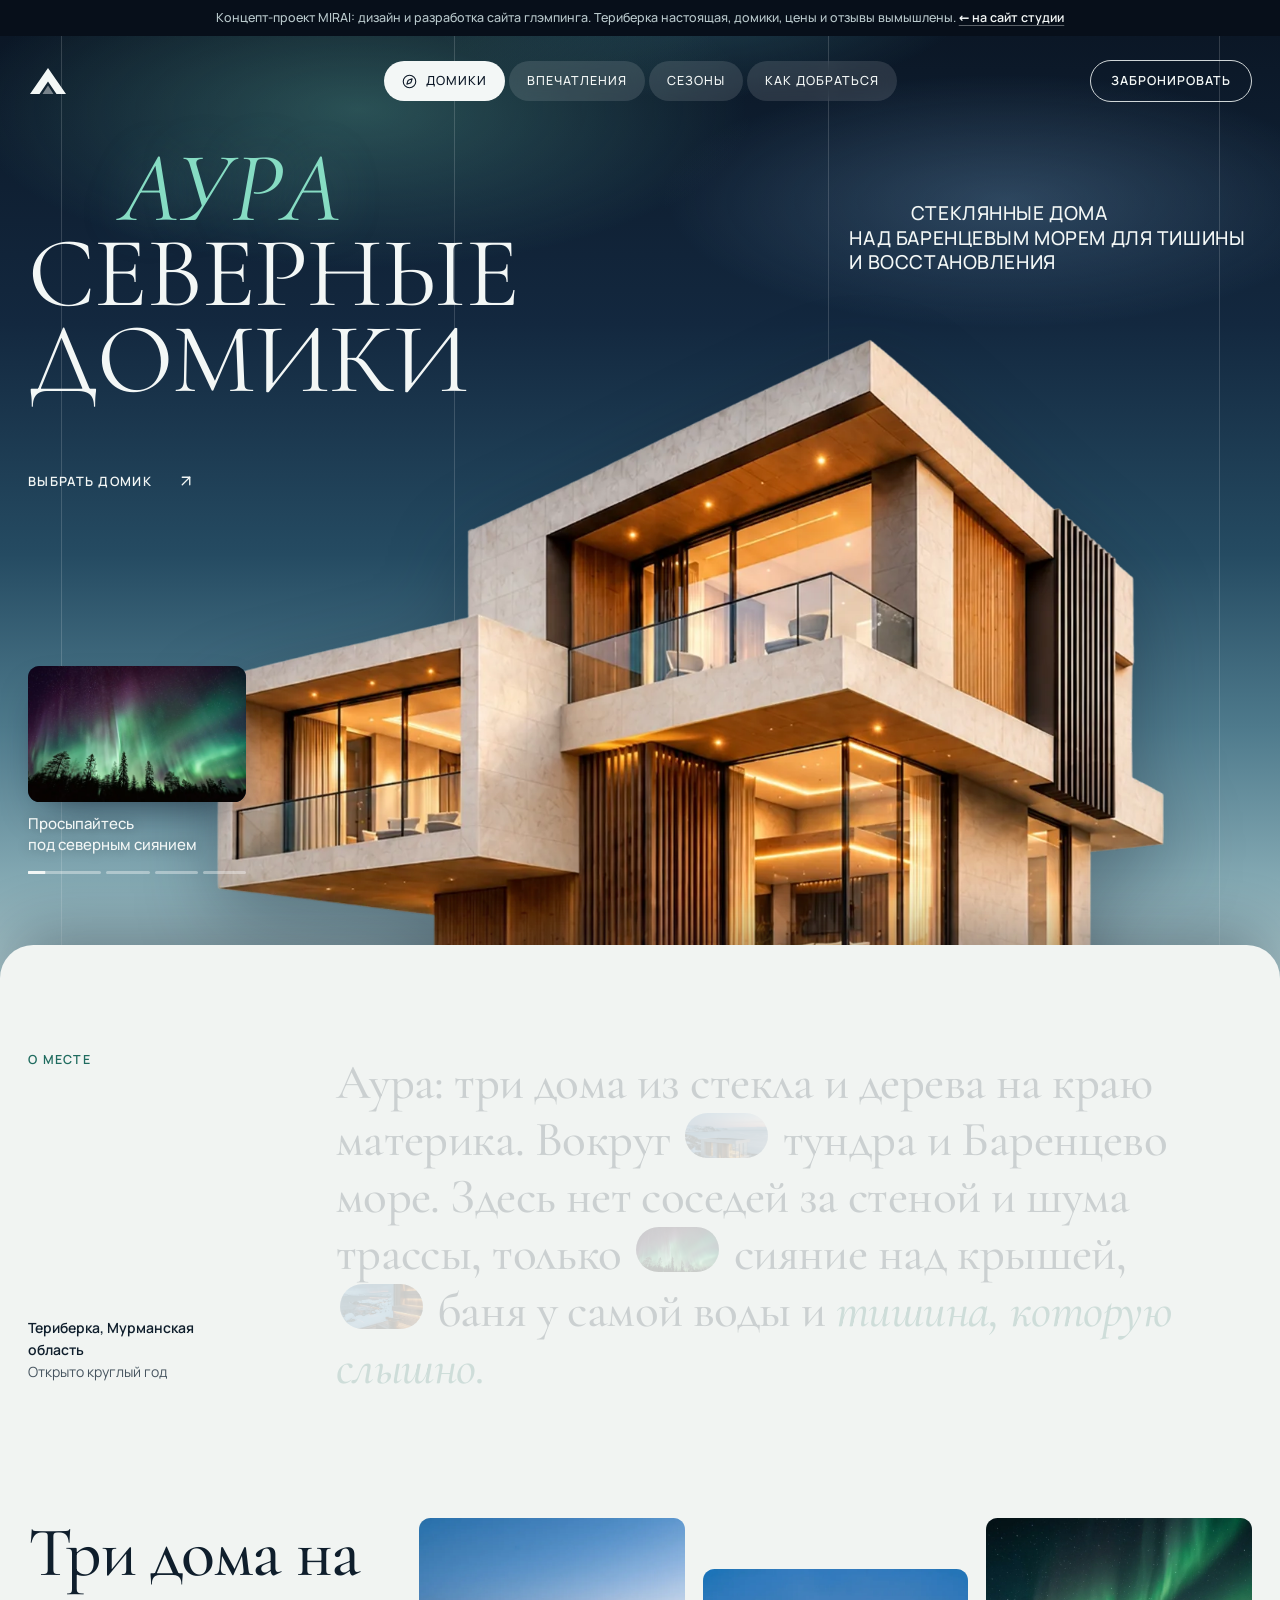
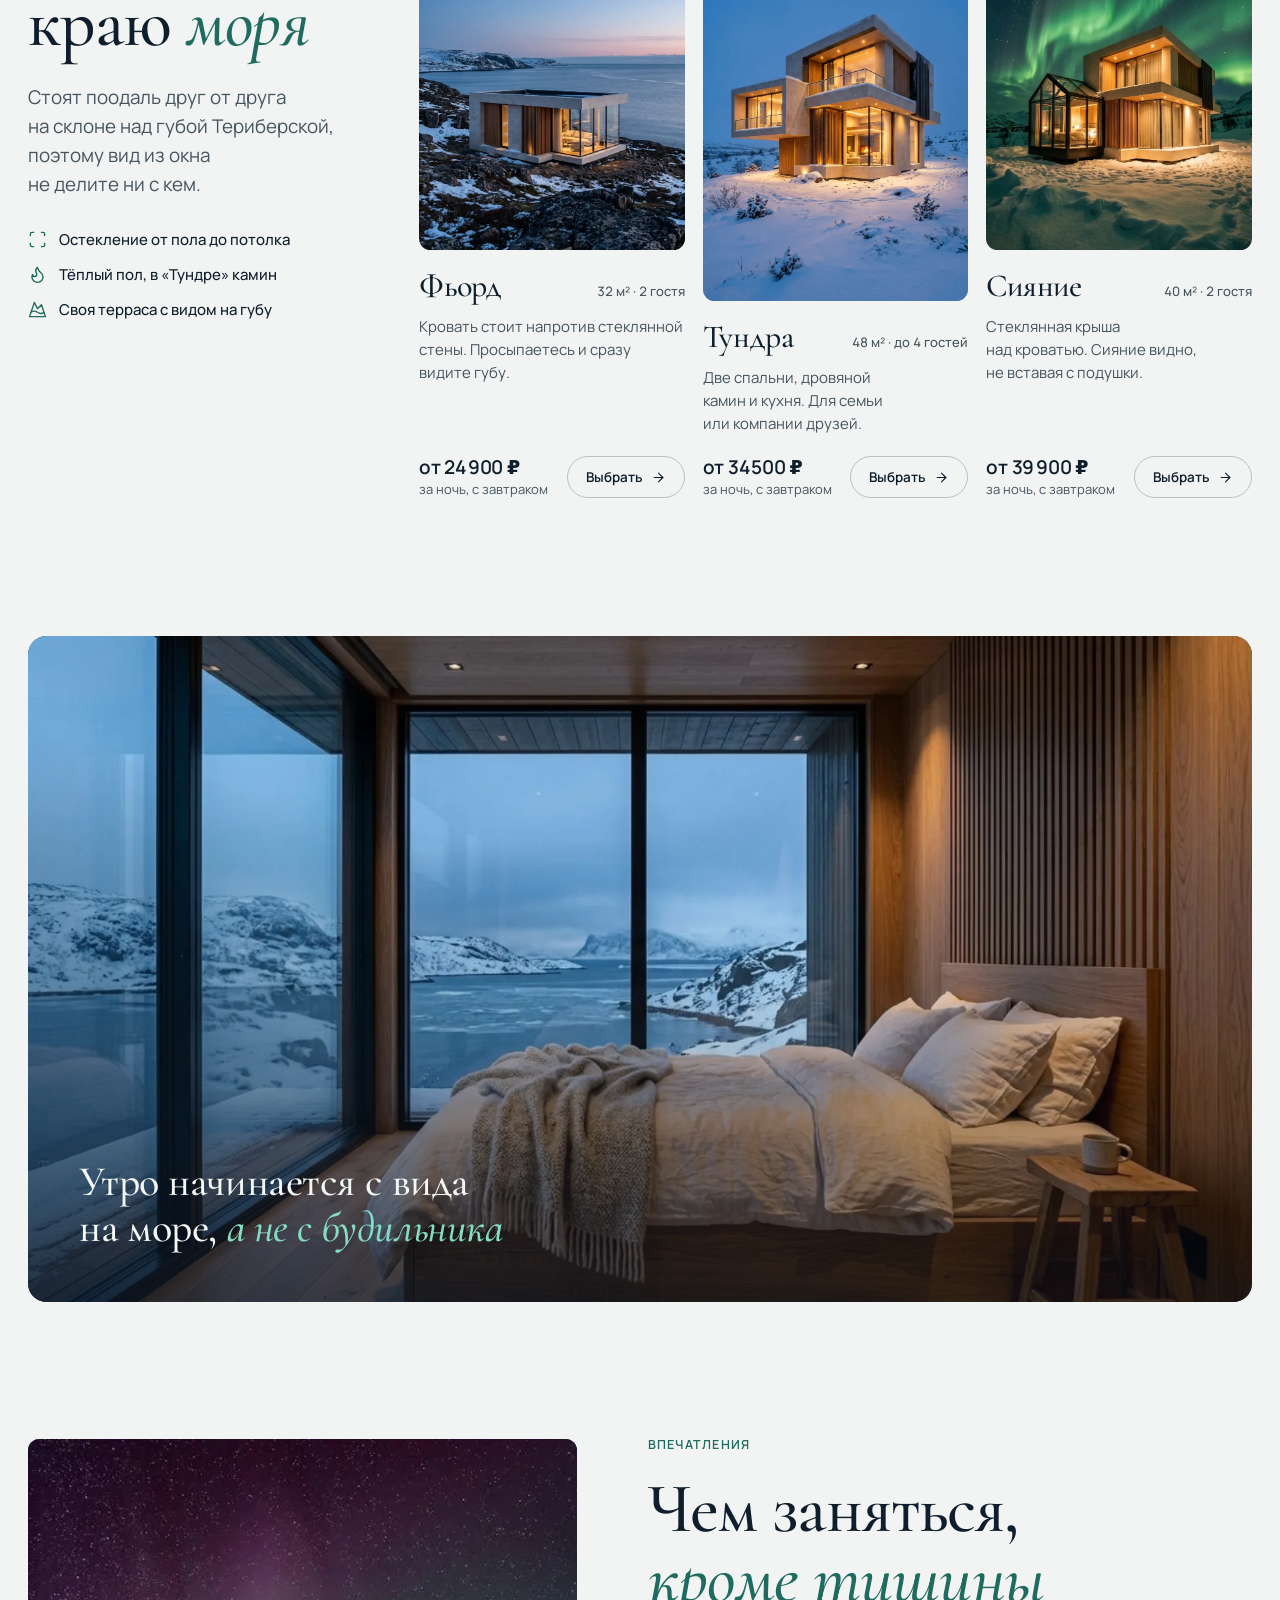
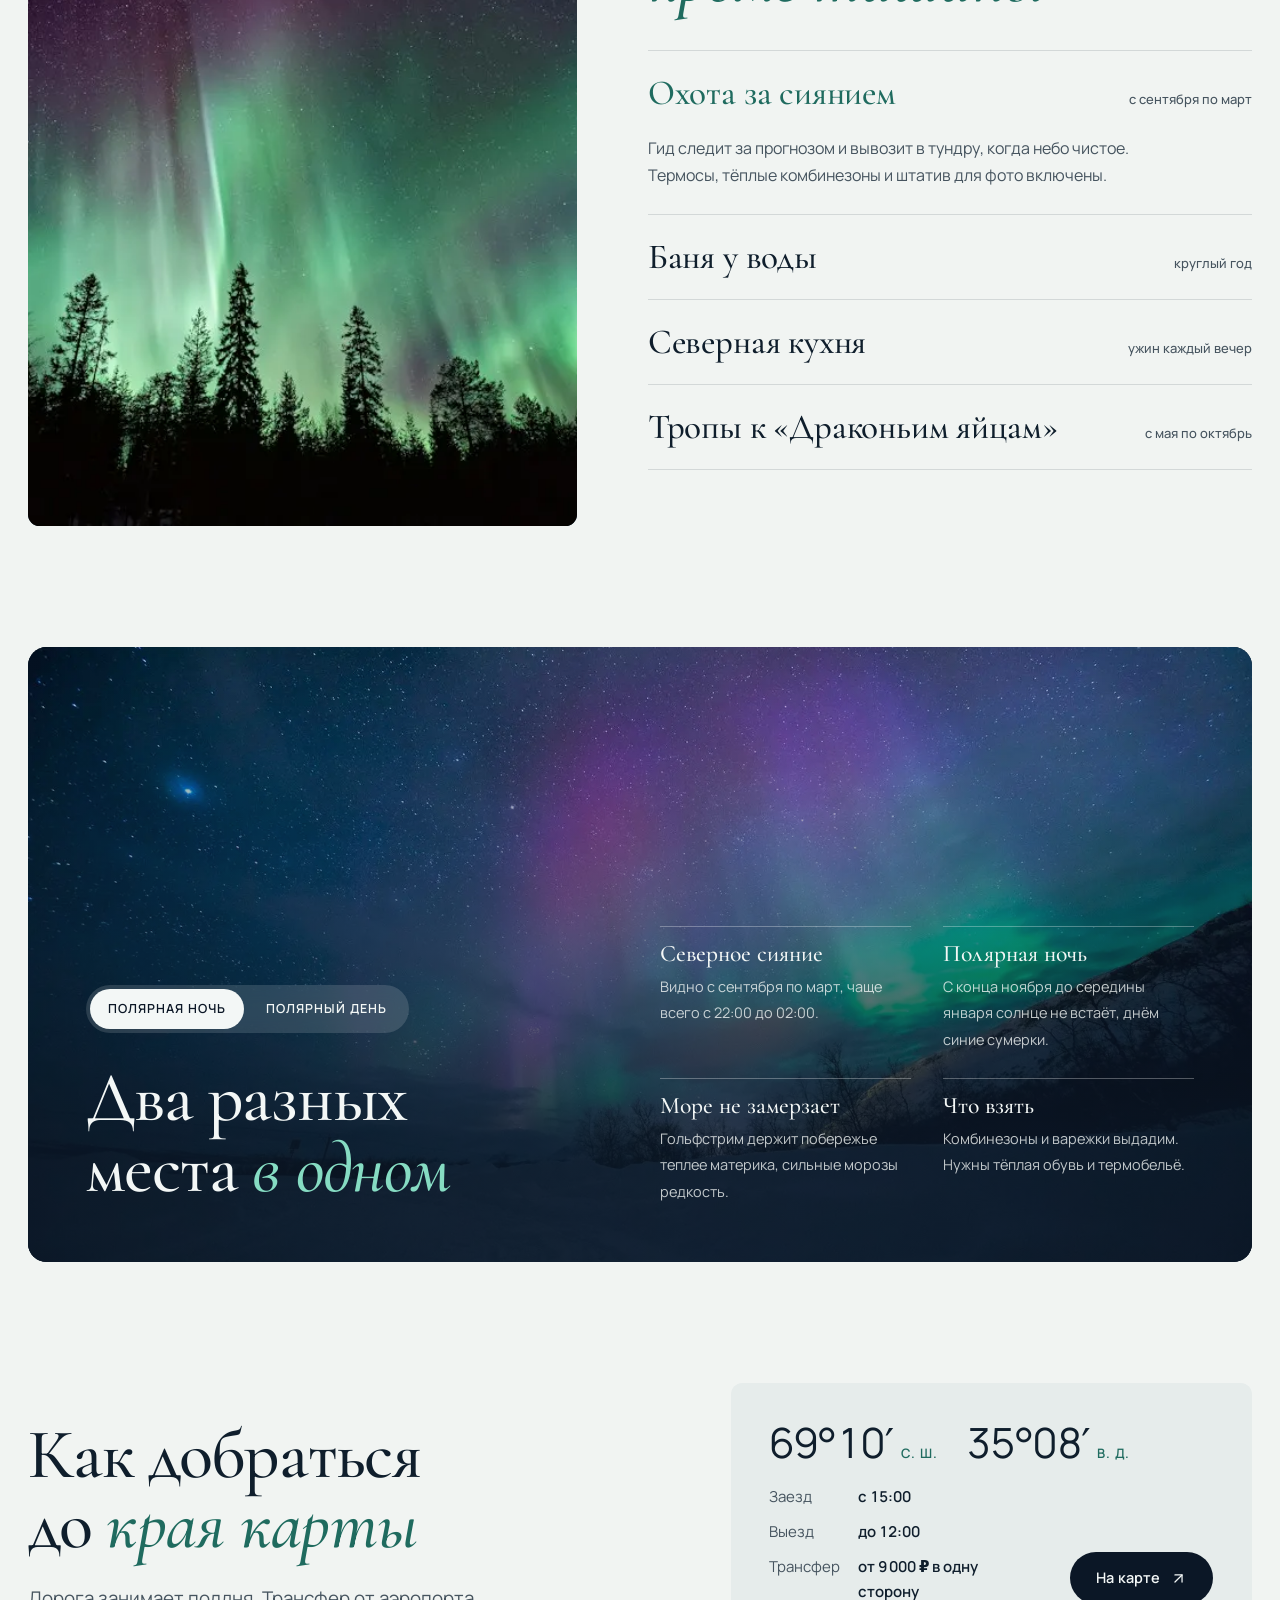
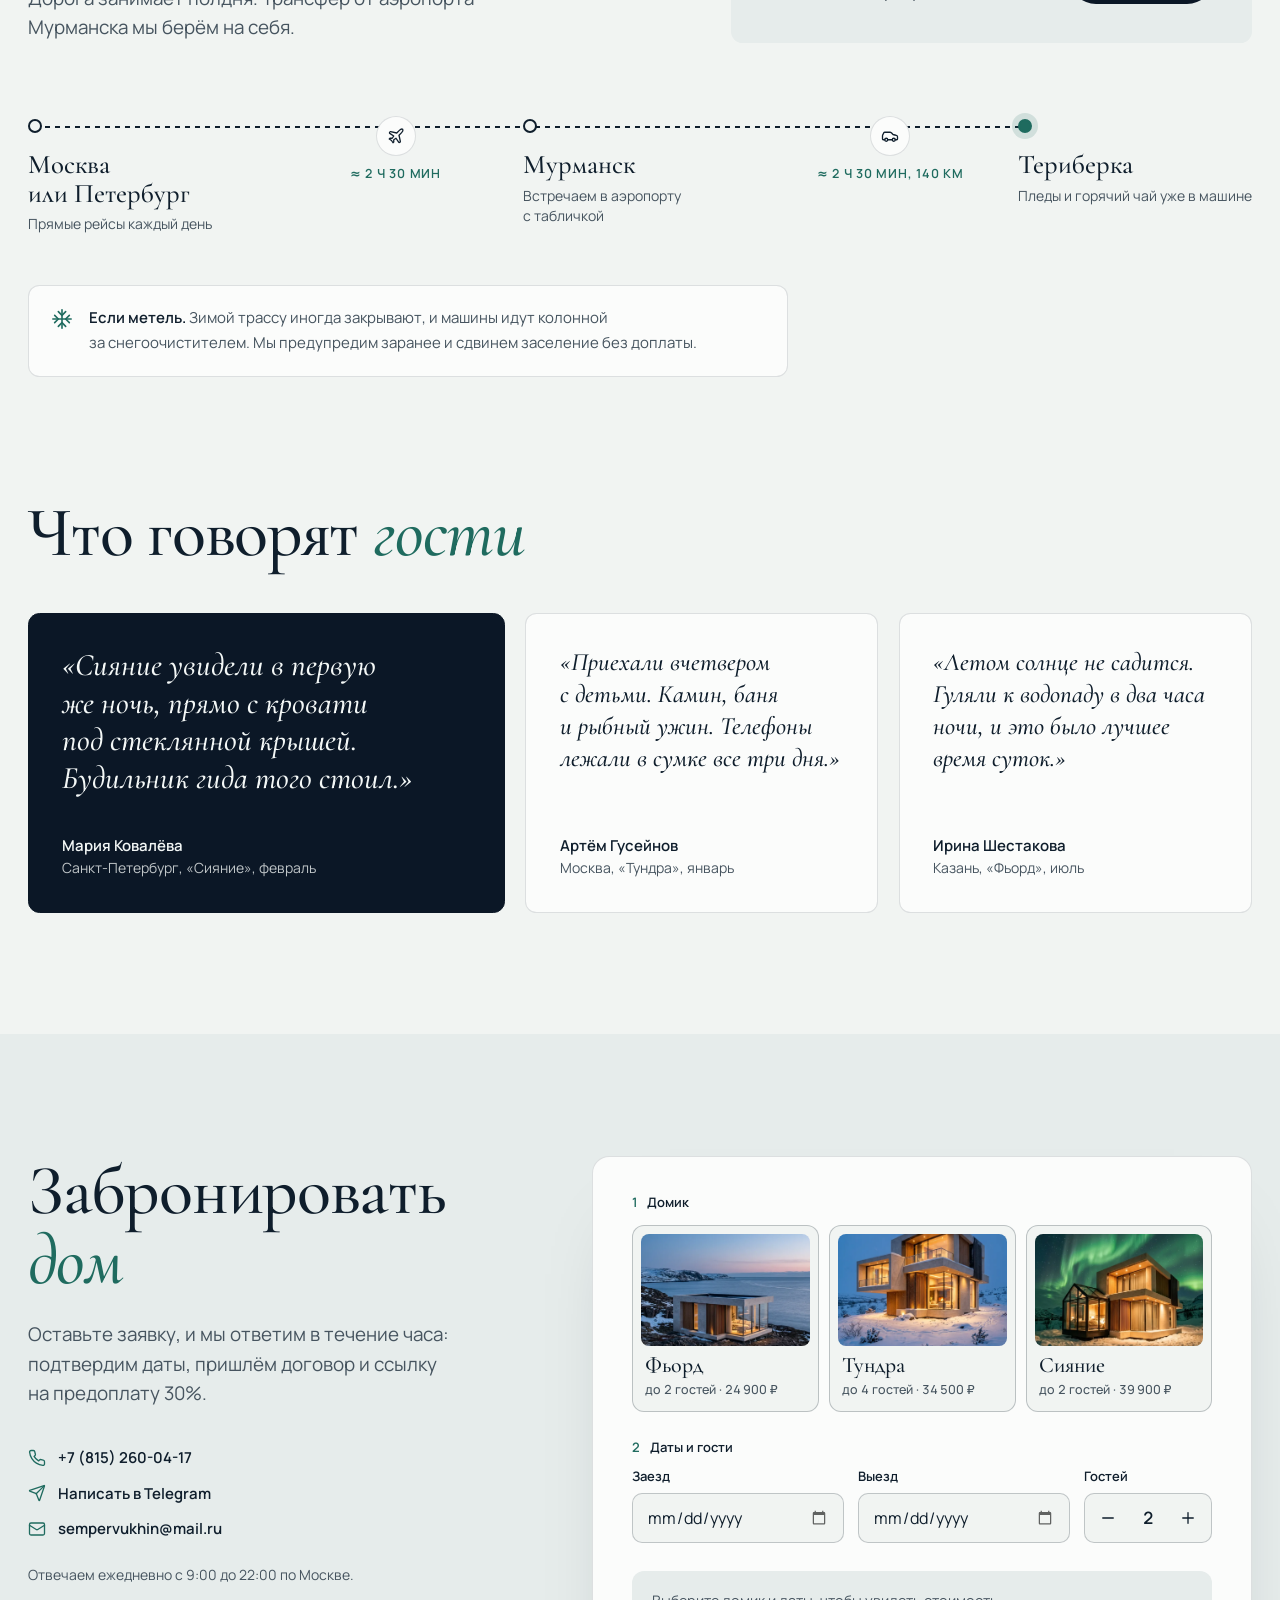
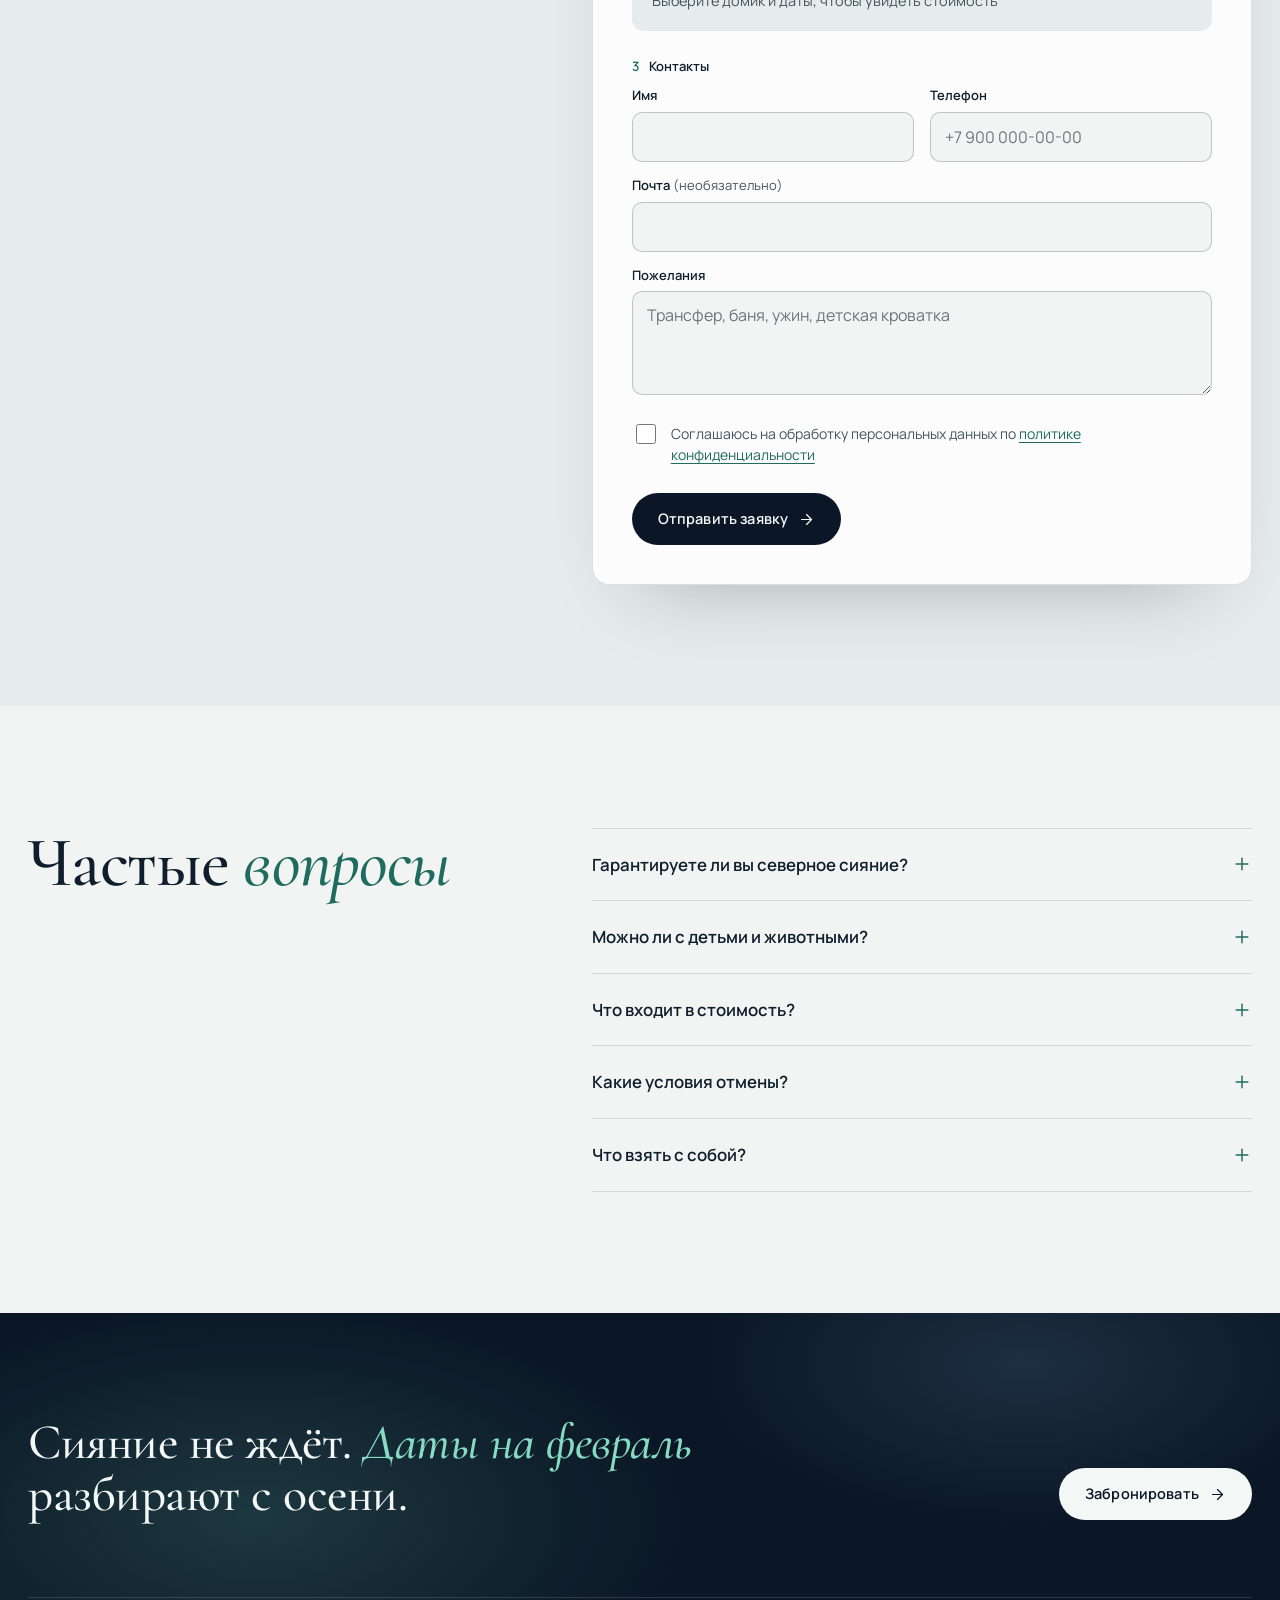
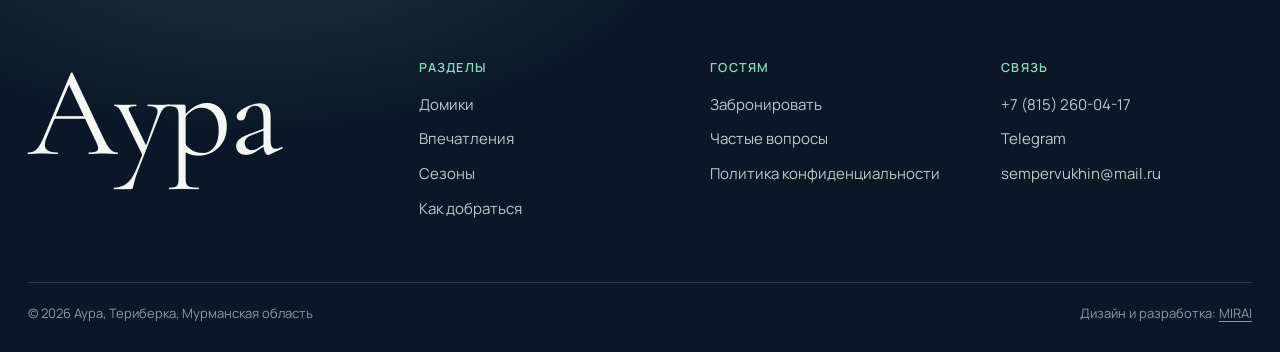
<file: works/aura/index.html>
<!doctype html>
<html lang="ru">
<head>
<meta charset="utf-8">
<meta name="viewport" content="width=device-width, initial-scale=1, viewport-fit=cover">
<title>Аура Териберка</title>
<meta name="description" content="Три стеклянных дома над Баренцевым морем в Териберке. Северное сияние, баня у воды, северная кухня. Бронирование онлайн.">
<meta name="theme-color" content="#0b1726">
<meta property="og:title" content="Аура: стеклянные дома в Териберке">
<meta property="og:description" content="Три дома из стекла и дерева на краю материка.">
<script>document.documentElement.classList.add('js')</script>
<style>
@font-face {
  font-family: 'Cormorant Garamond';
  font-style: italic;
  font-weight: 400;
  font-display: swap;
  src: url(fonts/b554abc2d0.woff2) format('woff2');
  unicode-range: U+0301, U+0400-045F, U+0490-0491, U+04B0-04B1, U+2116;
}

@font-face {
  font-family: 'Cormorant Garamond';
  font-style: italic;
  font-weight: 400;
  font-display: swap;
  src: url(fonts/3e2c4175a9.woff2) format('woff2');
  unicode-range: U+0000-00FF, U+0131, U+0152-0153, U+02BB-02BC, U+02C6, U+02DA, U+02DC, U+0304, U+0308, U+0329, U+2000-206F, U+20AC, U+2122, U+2191, U+2193, U+2212, U+2215, U+FEFF, U+FFFD;
}

@font-face {
  font-family: 'Cormorant Garamond';
  font-style: italic;
  font-weight: 500;
  font-display: swap;
  src: url(fonts/b554abc2d0.woff2) format('woff2');
  unicode-range: U+0301, U+0400-045F, U+0490-0491, U+04B0-04B1, U+2116;
}

@font-face {
  font-family: 'Cormorant Garamond';
  font-style: italic;
  font-weight: 500;
  font-display: swap;
  src: url(fonts/3e2c4175a9.woff2) format('woff2');
  unicode-range: U+0000-00FF, U+0131, U+0152-0153, U+02BB-02BC, U+02C6, U+02DA, U+02DC, U+0304, U+0308, U+0329, U+2000-206F, U+20AC, U+2122, U+2191, U+2193, U+2212, U+2215, U+FEFF, U+FFFD;
}

@font-face {
  font-family: 'Cormorant Garamond';
  font-style: normal;
  font-weight: 400;
  font-display: swap;
  src: url(fonts/e1df04190d.woff2) format('woff2');
  unicode-range: U+0301, U+0400-045F, U+0490-0491, U+04B0-04B1, U+2116;
}

@font-face {
  font-family: 'Cormorant Garamond';
  font-style: normal;
  font-weight: 400;
  font-display: swap;
  src: url(fonts/c47ff12887.woff2) format('woff2');
  unicode-range: U+0000-00FF, U+0131, U+0152-0153, U+02BB-02BC, U+02C6, U+02DA, U+02DC, U+0304, U+0308, U+0329, U+2000-206F, U+20AC, U+2122, U+2191, U+2193, U+2212, U+2215, U+FEFF, U+FFFD;
}

@font-face {
  font-family: 'Cormorant Garamond';
  font-style: normal;
  font-weight: 500;
  font-display: swap;
  src: url(fonts/e1df04190d.woff2) format('woff2');
  unicode-range: U+0301, U+0400-045F, U+0490-0491, U+04B0-04B1, U+2116;
}

@font-face {
  font-family: 'Cormorant Garamond';
  font-style: normal;
  font-weight: 500;
  font-display: swap;
  src: url(fonts/c47ff12887.woff2) format('woff2');
  unicode-range: U+0000-00FF, U+0131, U+0152-0153, U+02BB-02BC, U+02C6, U+02DA, U+02DC, U+0304, U+0308, U+0329, U+2000-206F, U+20AC, U+2122, U+2191, U+2193, U+2212, U+2215, U+FEFF, U+FFFD;
}

@font-face {
  font-family: 'Manrope';
  font-style: normal;
  font-weight: 400;
  font-display: swap;
  src: url(fonts/e58febde31.woff2) format('woff2');
  unicode-range: U+0301, U+0400-045F, U+0490-0491, U+04B0-04B1, U+2116;
}

@font-face {
  font-family: 'Manrope';
  font-style: normal;
  font-weight: 400;
  font-display: swap;
  src: url(fonts/938c6e8019.woff2) format('woff2');
  unicode-range: U+0000-00FF, U+0131, U+0152-0153, U+02BB-02BC, U+02C6, U+02DA, U+02DC, U+0304, U+0308, U+0329, U+2000-206F, U+20AC, U+2122, U+2191, U+2193, U+2212, U+2215, U+FEFF, U+FFFD;
}

@font-face {
  font-family: 'Manrope';
  font-style: normal;
  font-weight: 500;
  font-display: swap;
  src: url(fonts/e58febde31.woff2) format('woff2');
  unicode-range: U+0301, U+0400-045F, U+0490-0491, U+04B0-04B1, U+2116;
}

@font-face {
  font-family: 'Manrope';
  font-style: normal;
  font-weight: 500;
  font-display: swap;
  src: url(fonts/938c6e8019.woff2) format('woff2');
  unicode-range: U+0000-00FF, U+0131, U+0152-0153, U+02BB-02BC, U+02C6, U+02DA, U+02DC, U+0304, U+0308, U+0329, U+2000-206F, U+20AC, U+2122, U+2191, U+2193, U+2212, U+2215, U+FEFF, U+FFFD;
}

@font-face {
  font-family: 'Manrope';
  font-style: normal;
  font-weight: 600;
  font-display: swap;
  src: url(fonts/e58febde31.woff2) format('woff2');
  unicode-range: U+0301, U+0400-045F, U+0490-0491, U+04B0-04B1, U+2116;
}

@font-face {
  font-family: 'Manrope';
  font-style: normal;
  font-weight: 600;
  font-display: swap;
  src: url(fonts/938c6e8019.woff2) format('woff2');
  unicode-range: U+0000-00FF, U+0131, U+0152-0153, U+02BB-02BC, U+02C6, U+02DA, U+02DC, U+0304, U+0308, U+0329, U+2000-206F, U+20AC, U+2122, U+2191, U+2193, U+2212, U+2215, U+FEFF, U+FFFD;
}


</style>
<style>
/* Аура. Концепция: полярная ночь сверху, морской туман снизу. Первый экран закреплён, контент выезжает поверх него листом.
   Шрифты: Cormorant Garamond (заголовки, цитаты, курсив как акцент), Manrope (текст и интерфейс). */
:root{
  --night:#0b1726; --night-2:#13283f; --fjord:#254b62; --fog:#cbdad8;
  --mist:#e6eceb; --paper:#f1f4f2; --card:#fbfcfb;
  --ink:#0f1e2c; --ink-soft:#46545f; --on-dark:#f3f7f6; --on-dark-soft:rgba(243,247,246,.78);
  --aurora:#86dcc3; --aurora-deep:#1f6b5f; --error:#b3261e;
  --line:rgba(15,30,44,.13); --line-strong:rgba(15,30,44,.24);

  --serif:"Cormorant Garamond","Cormorant",Georgia,"Times New Roman",serif;
  --sans:"Manrope",system-ui,-apple-system,"Segoe UI",Roboto,Arial,sans-serif;

  /* шкала 13 / 15 / 16 / 18 / 26 / 38 / 56 / 80 / 150 */
  --fs-hero:clamp(46px, calc(28px + 5.6vw), 150px);
  --fs-h2:clamp(40px, calc(14px + 4.4vw), 80px);
  --fs-statement:clamp(28px, calc(12px + 2.9vw), 56px);
  --fs-h3:clamp(28px, calc(18px + 1.1vw), 38px);
  --fs-quote:clamp(22px, calc(16px + .7vw), 27px);
  --fs-lead:clamp(17px, calc(15px + .3vw), 19px);
  --fs-label:12.5px;

  --gutter:clamp(16px,2.2vw,40px);
  --section:clamp(88px,9.5vw,160px);
  --hero-h:clamp(760px,75vw,1240px);
  --overlap:clamp(36px,4vw,64px);
  --ease:cubic-bezier(.2,.7,.2,1);
  --ease-out:cubic-bezier(.16,1,.3,1);
  --r:clamp(10px,.9vw,14px);
  --r-sheet:clamp(24px,2.6vw,40px);
  color-scheme:light;
}
*,*::before,*::after{box-sizing:border-box}
[hidden]{display:none!important}
html{scroll-behavior:smooth;scroll-padding-top:88px;-webkit-text-size-adjust:100%}
body{margin:0;background:var(--night);color:var(--ink);font:400 16px/1.65 var(--sans);-webkit-font-smoothing:antialiased;text-rendering:optimizeLegibility;font-kerning:normal;overflow-x:hidden}
a{color:inherit;text-decoration:none}
img{max-width:100%;display:block}
button{font:inherit;color:inherit;background:none;border:0;cursor:pointer;padding:0}
:focus-visible{outline:2px solid var(--aurora-deep);outline-offset:3px;border-radius:6px}
.hero :focus-visible,.footer :focus-visible,.mini :focus-visible,.seasons :focus-visible{outline-color:var(--aurora)}
.pad{padding-left:max(var(--gutter),env(safe-area-inset-left,0px));padding-right:max(var(--gutter),env(safe-area-inset-right,0px))}
.icon{width:1em;height:1em;flex:none;stroke:currentColor;fill:none;stroke-width:1.75;stroke-linecap:round;stroke-linejoin:round}
.sr-only{position:absolute;width:1px;height:1px;overflow:hidden;clip:rect(0 0 0 0);white-space:nowrap}

/* ---------- типографика ---------- */
.h2{font:500 var(--fs-h2)/1 var(--serif);letter-spacing:-.018em;margin:0;text-wrap:balance}
.h2 em,.statement em{font-style:italic;font-weight:500;color:var(--aurora-deep);letter-spacing:-.01em;padding-right:.04em}
.h3{font:500 var(--fs-h3)/1.02 var(--serif);letter-spacing:-.005em;margin:0}
.lead{font-size:var(--fs-lead);line-height:1.55;color:var(--ink-soft);margin:0;max-width:44ch;text-wrap:pretty}
p{text-wrap:pretty}
.label{font:600 var(--fs-label)/1 var(--sans);letter-spacing:.1em;text-transform:uppercase}
.eyebrow{color:var(--aurora-deep);margin:0 0 22px}

/* ---------- кнопки ---------- */
.btn{display:inline-flex;align-items:center;justify-content:center;gap:10px;height:52px;padding:0 26px;border-radius:999px;background:var(--night);color:var(--on-dark);font:600 14.5px/1 var(--sans);letter-spacing:.01em;transition:background .3s,transform .2s,box-shadow .3s;white-space:nowrap}
.btn:hover{background:var(--fjord);box-shadow:0 10px 24px -12px rgba(11,23,38,.6)}
.btn:active{transform:translateY(1px)}
.btn .icon{font-size:17px;transition:transform .3s var(--ease)}
.btn:hover .icon{transform:translateX(3px)}
.btn-line{display:inline-flex;align-items:center;gap:8px;height:42px;padding:0 18px;border-radius:999px;border:1px solid var(--line-strong);font:600 13.5px/1 var(--sans);color:var(--ink);transition:background .3s,color .3s,border-color .3s;white-space:nowrap}
.btn-line:hover{background:var(--night);border-color:var(--night);color:var(--on-dark)}
.btn-line .icon{font-size:15px}

/* =========================================================
   HERO: закреплён, контент выезжает поверх
   ========================================================= */
.hero{position:sticky;top:min(0px, calc(100dvh - var(--hero-h)));height:var(--hero-h);overflow:hidden;display:flex;flex-direction:column;color:var(--on-dark);z-index:0;
  background:linear-gradient(180deg,#0b1726 0%,#13283f 30%,#254b62 54%,#4e7a8c 72%,#84a9b3 88%,#a9c2c6 100%)}
.aurora-sky{position:absolute;inset:-10% -5% 30%;pointer-events:none;opacity:.95;
  background:radial-gradient(40% 30% at 30% 22%,rgba(110,205,180,.32),transparent 70%),
             radial-gradient(35% 24% at 76% 34%,rgba(140,190,230,.26),transparent 70%),
             radial-gradient(28% 18% at 54% 8%,rgba(90,180,190,.28),transparent 70%);
  animation:drift 22s ease-in-out infinite alternate}
@keyframes drift{0%{transform:translate3d(-2%,0,0) scale(1)}100%{transform:translate3d(3%,2%,0) scale(1.08)}}
.gridlines{position:absolute;inset:0;pointer-events:none}
.gridlines span{position:absolute;top:0;bottom:0;width:1px;background:rgba(255,255,255,.16);transform-origin:top;animation:grow 1.6s cubic-bezier(.65,0,.35,1) both}
.gridlines span:nth-child(1){left:4.8%}.gridlines span:nth-child(2){left:35.45%;animation-delay:.1s}.gridlines span:nth-child(3){left:64.7%;animation-delay:.2s}.gridlines span:nth-child(4){left:95.2%;animation-delay:.3s}
@keyframes grow{from{transform:scaleY(0)}to{transform:scaleY(1)}}
#snow{position:absolute;inset:0;width:100%;height:100%;pointer-events:none;z-index:2}
.house{position:absolute;right:4.8vw;bottom:calc(var(--overlap) * -.15);width:max(83vw,640px);height:auto;z-index:1;pointer-events:none;
  filter:drop-shadow(0 30px 40px rgba(11,23,38,.35));animation:rise 4.2s cubic-bezier(.22,.61,.24,1) .2s both}
@keyframes rise{0%{opacity:0;transform:translateY(70%) scale(1.06)}25%{opacity:1}100%{opacity:1;transform:none}}

.header{position:relative;z-index:10;display:grid;grid-template-columns:1fr auto 1fr;gap:12px;align-items:center;padding-top:24px}
.logo{display:inline-flex;align-items:center;gap:12px;font:500 26px/1 var(--serif);letter-spacing:.02em}
.nav{display:flex;gap:4px}
.pill{display:inline-flex;align-items:center;gap:9px;height:40px;padding:0 18px;border-radius:999px;font:500 12.5px/1 var(--sans);letter-spacing:.08em;text-transform:uppercase;white-space:nowrap;
  background:rgba(255,255,255,.12);-webkit-backdrop-filter:blur(8px);backdrop-filter:blur(8px);transition:background .3s var(--ease),transform .2s}
.pill:hover{background:rgba(255,255,255,.26)}
.pill:active{transform:translateY(1px)}
.pill.is-solid{background:var(--on-dark);color:var(--night)}
.pill .icon{font-size:15px}
.right{display:flex;justify-content:flex-end;align-items:center;gap:10px}
.btn-ghost{display:inline-flex;align-items:center;height:42px;padding:0 20px;border-radius:999px;border:1px solid rgba(243,247,246,.85);font:600 12.5px/1 var(--sans);letter-spacing:.08em;text-transform:uppercase;transition:background .3s,color .3s;white-space:nowrap}
.btn-ghost:hover{background:var(--on-dark);color:var(--night)}
.burger{display:none;width:44px;height:44px;border-radius:50%;background:rgba(255,255,255,.16);-webkit-backdrop-filter:blur(8px);backdrop-filter:blur(8px);align-items:center;justify-content:center;font-size:20px}
.dropdown{position:absolute;top:78px;right:max(var(--gutter),env(safe-area-inset-right,0px));left:max(var(--gutter),env(safe-area-inset-left,0px));z-index:20;display:flex;flex-direction:column;gap:6px;padding:10px;border-radius:24px;
  background:rgba(19,40,63,.88);-webkit-backdrop-filter:blur(18px);backdrop-filter:blur(18px);border:1px solid rgba(255,255,255,.22)}
.dropdown .pill{height:48px}
.fade-down{animation:fadeDown .8s var(--ease) both}
@keyframes fadeDown{from{opacity:0;transform:translateY(-14px)}to{opacity:1;transform:none}}

.headline-row{position:relative;z-index:3;display:flex;flex-wrap:wrap;align-items:flex-start;column-gap:24px;padding-top:clamp(28px,3.4vw,60px)}
.h1{margin:0;font:400 var(--fs-hero)/.86 var(--serif);text-transform:uppercase;letter-spacing:-.012em}
.h1>span{display:block}
.h1>span:first-child{padding-left:.92em}
.h1 .brand{font-style:italic;color:var(--aurora);letter-spacing:.01em;text-shadow:0 0 .5em rgba(134,220,195,.35),0 0 1.4em rgba(134,220,195,.18)}
.tagline{margin:clamp(24px,4.3vw,80px) 0 0 auto;max-width:21em;font:500 clamp(13px,calc(7px + .95vw),20px)/1.3 var(--sans);letter-spacing:.03em;text-transform:uppercase;text-indent:3.2em}
.tagline .w{text-indent:0}
.explore{position:relative;z-index:3;padding-top:clamp(36px,5vw,90px)}
.explore a{display:inline-flex;align-items:center;gap:clamp(14px,2vw,28px);font:600 clamp(12.5px,1vw,15px)/1 var(--sans);letter-spacing:.1em;text-transform:uppercase;transition:opacity .3s}
.explore a:hover{opacity:.75}
.explore .icon{font-size:18px;transition:transform .3s var(--ease)}
.explore a:hover .icon{transform:translate(2px,-2px)}

.concept{position:relative;z-index:6;background:#070f1a;color:#b9c9cc;font:500 12.5px/1.45 var(--sans);text-align:center;padding-top:calc(9px + env(safe-area-inset-top,0px));padding-bottom:9px;text-wrap:balance}
.concept a{color:var(--on-dark);font-weight:600;white-space:nowrap;text-decoration:underline;text-decoration-color:rgba(243,247,246,.35);text-underline-offset:3px;transition:color .2s}
.concept a:hover{color:var(--aurora)}
/* истории */
.story{position:absolute;z-index:4;left:max(var(--gutter),env(safe-area-inset-left,0px));bottom:calc(var(--overlap) + clamp(28px,5vw,96px));width:clamp(180px,17vw,290px);animation:cardIn 1s var(--ease) 2s both}
@keyframes cardIn{from{opacity:0;transform:translateY(30px) scale(.97)}to{opacity:1;transform:none}}
.story-box{position:relative;aspect-ratio:1.6;border-radius:var(--r);overflow:hidden;background:var(--fjord);touch-action:pan-y;cursor:grab;box-shadow:0 18px 40px -18px rgba(11,23,38,.7)}
.slide{position:absolute;inset:0;width:100%;height:100%;object-fit:cover;opacity:0;transform:scale(1.08);transition:opacity .9s var(--ease),transform 6s linear;user-select:none}
.slide.on{opacity:1;transform:scale(1)}
.caption{margin:12px 0 0;font:500 clamp(13px,calc(8px + .55vw),16px)/1.35 var(--sans);text-wrap:balance;transition:opacity .3s var(--ease);text-shadow:0 1px 12px rgba(11,23,38,.35)}
.caption.swap{opacity:0}
.bars{display:flex;gap:5px;margin-top:10px;transform-origin:left;animation:barsIn .9s var(--ease) 2.55s both}
@keyframes barsIn{from{transform:scaleX(0)}to{transform:scaleX(1)}}
.bar{flex:1;height:16px;position:relative;transition:flex .6s var(--ease)}
.bar::before,.bar::after{content:"";position:absolute;left:0;right:0;top:50%;height:3px;margin-top:-1.5px;border-radius:2px}
.bar::before{background:rgba(255,255,255,.38)}
.bar::after{background:var(--on-dark);transform-origin:left;transform:scaleX(var(--p,0))}
.bar.on{flex:1.7}.bar.done::after{--p:1}
.bar:hover::before{background:rgba(255,255,255,.6)}

.w{display:inline-block}
.js .w{opacity:0;transform:translateY(.45em);filter:blur(10px)}
.play .w,.js .w.auto{animation:wordIn var(--d,1s) var(--ease) var(--t,0s) both}
@keyframes wordIn{to{opacity:1;transform:none;filter:blur(0)}}

/* =========================================================
   ЛИСТ КОНТЕНТА
   ========================================================= */
.sheet{position:relative;z-index:5;margin-top:calc(var(--overlap) * -1);background:var(--paper);border-radius:var(--r-sheet) var(--r-sheet) 0 0;box-shadow:0 -30px 60px -20px rgba(11,23,38,.35)}

/* манифест */
.intro{padding-block:calc(var(--section) * .9) var(--section);display:grid;grid-template-columns:minmax(160px,.28fr) minmax(0,1fr);gap:clamp(24px,4vw,72px)}
.statement{font:500 var(--fs-statement)/1.16 var(--serif);letter-spacing:-.012em;margin:0;max-width:22em;color:var(--ink)}
.js .statement .mw{opacity:.16;transition:opacity .35s linear}
.js .statement .mw.lit{opacity:1}
.chip{display:inline-block;width:1.7em;height:.92em;border-radius:999px;vertical-align:-.06em;object-fit:cover;margin:0 .08em;box-shadow:inset 0 0 0 1px rgba(15,30,44,.1)}
.intro-meta{display:flex;flex-direction:column;gap:28px}
.intro-meta .eyebrow{margin:0}
.signature{margin-top:auto;font:400 14px/1.55 var(--sans);color:var(--ink-soft);max-width:22ch}
.signature b{display:block;color:var(--ink);font-weight:600}

/* домики */
.cabins{display:grid;grid-template-columns:minmax(260px,.8fr) minmax(0,2fr);gap:clamp(32px,4.5vw,80px);align-items:start;padding-bottom:var(--section)}
.cabins-head{position:sticky;top:110px}
.cabins-head .lead{margin-top:24px;max-width:30ch}
.perks{list-style:none;margin:30px 0 0;padding:0;display:grid;gap:14px;font:500 15px/1.4 var(--sans)}
.perks li{display:flex;align-items:center;gap:12px}
.perks .icon{font-size:19px;color:var(--aurora-deep)}
.cabin-grid{display:grid;grid-template-columns:repeat(3,minmax(0,1fr));gap:clamp(14px,1.4vw,24px);min-width:0}
.cabin{display:flex;flex-direction:column}
.js .cabin{opacity:0;transform:translateY(30px) scale(.97);transition:opacity 1.1s var(--ease),transform 1.1s var(--ease)}
.js .in .cabin{opacity:1;transform:none}
.js .in .cabin:nth-child(2){transition-delay:.15s}.js .in .cabin:nth-child(3){transition-delay:.3s}
.cabin:nth-child(2){margin-top:clamp(0px,4vw,72px)}
.cabin-img{position:relative;aspect-ratio:.8;border-radius:var(--r);overflow:hidden;background:var(--fog)}
.cabin-img img{width:100%;height:100%;object-fit:cover;transition:transform 1.2s var(--ease-out)}
.cabin:hover .cabin-img img{transform:scale(1.05)}
.cabin-title{display:flex;justify-content:space-between;align-items:baseline;gap:12px;margin-top:20px}
.spec{font:500 13px/1 var(--sans);color:var(--ink-soft);white-space:nowrap;font-variant-numeric:lining-nums tabular-nums}
.cabin p{margin:12px 0 0;color:var(--ink-soft);font-size:15px;line-height:1.55;max-width:30ch}
.cabin-meta{display:flex;justify-content:space-between;align-items:flex-end;gap:12px;margin-top:auto;padding-top:20px}
.price{line-height:1.25;font-variant-numeric:lining-nums tabular-nums}
.price b{display:block;font:600 19px/1.2 var(--sans);letter-spacing:-.01em}
.price small{font-size:13px;color:var(--ink-soft)}

/* лента-фото */
.band{position:relative;height:clamp(420px,52vw,760px);overflow:hidden;margin-inline:max(var(--gutter),env(safe-area-inset-left,0px));border-radius:calc(var(--r) * 1.6);background:var(--fjord)}
.band img{position:absolute;inset:-8% 0;width:100%;height:116%;object-fit:cover}
@supports (animation-timeline: view()){
  .band img{animation:parallax linear both;animation-timeline:view();animation-range:cover}
  @keyframes parallax{from{transform:translateY(-6%)}to{transform:translateY(6%)}}
}
.band::after{content:"";position:absolute;inset:0;background:linear-gradient(15deg,rgba(11,23,38,.78) 0%,rgba(11,23,38,.35) 32%,transparent 58%)}
.band figcaption{position:absolute;z-index:1;left:clamp(22px,4vw,64px);bottom:clamp(22px,4vw,60px);right:clamp(22px,4vw,64px);color:var(--on-dark);max-width:18em;font:500 clamp(28px,calc(14px + 2.2vw),48px)/1.08 var(--serif);letter-spacing:-.01em;text-wrap:balance}
.band figcaption em{font-style:italic;color:var(--aurora)}

/* впечатления */
.exp{display:grid;grid-template-columns:minmax(0,1fr) minmax(0,1.1fr);gap:clamp(28px,5.5vw,100px);align-items:start;padding-block:var(--section)}
.exp-media{position:sticky;top:100px;aspect-ratio:4/5;border-radius:var(--r);overflow:hidden;background:var(--fjord)}
.exp-media img{position:absolute;inset:0;width:100%;height:100%;object-fit:cover;opacity:0;transform:scale(1.04);transition:opacity .8s var(--ease),transform 1.4s var(--ease)}
.exp-media img.on{opacity:1;transform:none}
.exp .h2{margin-bottom:36px}
.exp-list{list-style:none;margin:0;padding:0;border-bottom:1px solid var(--line)}
.exp-item{border-top:1px solid var(--line)}
.exp-item button{width:100%;text-align:left;display:grid;grid-template-columns:1fr auto;align-items:baseline;gap:16px;padding:24px 0;color:var(--ink)}
.exp-item .h3{transition:color .3s;font-size:clamp(28px,calc(16px + 1.5vw),40px)}
.exp-item .when{font:500 13px/1.3 var(--sans);color:var(--ink-soft);white-space:nowrap;text-align:right}
.exp-item .body{display:grid;grid-template-rows:0fr;transition:grid-template-rows .5s var(--ease)}
.exp-item .body>div{overflow:hidden}
.exp-item .body p{margin:0 0 26px;color:var(--ink-soft);max-width:50ch}
.exp-item.on .body{grid-template-rows:1fr}
.exp-item.on .h3,.exp-item button:hover .h3{color:var(--aurora-deep)}
.exp-mobile-img{display:none}

/* сезоны */
.seasons-wrap{padding-bottom:var(--section)}
.seasons{position:relative;border-radius:calc(var(--r) * 1.6);overflow:hidden;color:var(--on-dark);min-height:clamp(560px,48vw,720px);display:flex;align-items:flex-end;background:var(--night)}
.seasons>img{position:absolute;inset:0;width:100%;height:100%;object-fit:cover;transition:opacity .9s var(--ease)}
.seasons>img.off{opacity:0}
.seasons::after{content:"";position:absolute;inset:0;background:linear-gradient(180deg,rgba(11,23,38,.08),rgba(11,23,38,.82) 80%)}
.seasons-inner{position:relative;z-index:1;width:100%;padding:clamp(24px,4.5vw,72px);display:grid;grid-template-columns:minmax(0,1fr) minmax(0,1fr);gap:40px;align-items:end}
.tabs{display:inline-flex;gap:4px;padding:4px;border-radius:999px;background:rgba(255,255,255,.14);-webkit-backdrop-filter:blur(8px);backdrop-filter:blur(8px);margin-bottom:30px}
.tab{height:40px;padding:0 18px;border-radius:999px;font:600 12.5px/1 var(--sans);letter-spacing:.08em;text-transform:uppercase;transition:background .3s,color .3s}
.tab[aria-selected="true"]{background:var(--on-dark);color:var(--night)}
.seasons .h2{color:var(--on-dark)}
.seasons .h2 em{color:var(--aurora)}
.season-facts{list-style:none;margin:0;padding:0;display:grid;grid-template-columns:1fr 1fr;gap:26px 32px}
.season-facts li{border-top:1px solid rgba(255,255,255,.3);padding-top:14px;animation:factIn .6s var(--ease) both}
.season-facts li:nth-child(2){animation-delay:.06s}.season-facts li:nth-child(3){animation-delay:.12s}.season-facts li:nth-child(4){animation-delay:.18s}
@keyframes factIn{from{opacity:0;transform:translateY(8px)}to{opacity:1;transform:none}}
.season-facts b{display:block;font:500 clamp(23px,calc(16px + .6vw),28px)/1.1 var(--serif);margin-bottom:6px}
.season-facts span{font-size:14.5px;line-height:1.55;color:var(--on-dark-soft)}

/* маршрут */
.route{padding-bottom:var(--section)}
.route-top{display:grid;grid-template-columns:minmax(0,1.2fr) minmax(0,1fr);gap:clamp(32px,6vw,110px);align-items:end}
.route-top .lead{margin-top:24px}
.coords{background:var(--mist);border-radius:var(--r);padding:clamp(26px,3vw,40px);display:grid;grid-template-columns:1fr auto;gap:22px 28px;align-items:end}
.coords .big{grid-column:1/-1;display:flex;flex-wrap:wrap;gap:6px 28px;font:300 clamp(34px,calc(16px + 2vw),50px)/1 var(--sans);letter-spacing:-.035em;font-variant-numeric:lining-nums tabular-nums;color:var(--ink)}
.coords .big span{display:inline-flex;align-items:baseline;gap:8px;white-space:nowrap}
.coords .big small{font:600 13px/1 var(--sans);letter-spacing:.06em;text-transform:uppercase;color:var(--aurora-deep)}
.coords dl{margin:0;display:grid;grid-template-columns:auto 1fr;gap:10px 18px;font-size:15px;font-variant-numeric:lining-nums tabular-nums}
.coords dt{color:var(--ink-soft)}
.coords dd{margin:0;font-weight:600}
.journey{position:relative;--jg:clamp(16px,2vw,28px);margin-top:clamp(48px,6vw,88px);display:grid;grid-template-columns:auto minmax(80px,1fr) auto minmax(80px,1fr) auto;align-items:start;gap:0 var(--jg)}
.journey::before{content:"";position:absolute;top:0;left:var(--l0,7px);width:var(--lw,0px);height:14px;background:linear-gradient(90deg,var(--ink) 50%,transparent 0) 0 50%/10px 1.5px repeat-x;transform-origin:left;transform:scaleX(0);transition:transform 1.6s var(--ease-out)}
.journey.in::before{transform:scaleX(1)}
.stop{position:relative;display:flex;flex-direction:column;gap:6px;max-width:15em}
.stop .dot{position:relative;z-index:1}
.stop .dot{width:14px;height:14px;border-radius:50%;border:2px solid var(--ink);background:var(--paper);margin-bottom:12px}
.stop.final .dot{background:var(--aurora-deep);border-color:var(--aurora-deep);box-shadow:0 0 0 6px rgba(31,107,95,.15)}
.stop b{font:500 clamp(24px,calc(14px + 1vw),32px)/1.05 var(--serif)}
.stop small{font-size:14px;color:var(--ink-soft);line-height:1.45}
.leg{position:relative;padding-top:0;display:flex;flex-direction:column;align-items:center;gap:10px;color:var(--ink-soft)}
.leg::before{content:"";align-self:stretch;height:14px}
.leg .ico{display:grid;place-items:center;width:40px;height:40px;border-radius:50%;background:var(--card);border:1px solid var(--line);font-size:18px;color:var(--ink);margin-top:-27px;position:relative}
.leg span{font:600 12.5px/1.3 var(--sans);letter-spacing:.06em;text-transform:uppercase;color:var(--aurora-deep);text-align:center}
.note{margin-top:clamp(36px,4vw,56px);display:flex;gap:16px;align-items:flex-start;padding:20px 22px;border-radius:var(--r);background:var(--card);border:1px solid var(--line);max-width:760px}
.note .icon{font-size:22px;color:var(--aurora-deep);margin-top:2px}
.note p{margin:0;color:var(--ink-soft);font-size:15px}
.note b{color:var(--ink)}

/* отзывы */
.reviews{padding-bottom:var(--section)}
.reviews .h2{margin-bottom:44px}
.quote-row{display:grid;grid-template-columns:1.35fr 1fr 1fr;gap:clamp(12px,1.6vw,24px)}
.quote{margin:0;background:var(--card);border:1px solid var(--line);border-radius:var(--r);padding:clamp(24px,2.6vw,38px);display:flex;flex-direction:column;justify-content:space-between;gap:32px;min-height:300px}
.quote.big{background:var(--night);color:var(--on-dark);border-color:var(--night)}
.quote blockquote{margin:0;font:italic 500 var(--fs-quote)/1.28 var(--serif);text-wrap:pretty}
.quote.big blockquote{font-size:clamp(26px,calc(16px + 1.2vw),36px);line-height:1.2}
.quote figcaption{font-size:14px;line-height:1.5;color:var(--ink-soft)}
.quote.big figcaption{color:var(--on-dark-soft)}
.quote figcaption b{display:block;color:var(--ink);font-weight:600;font-size:15px}
.quote.big figcaption b{color:var(--on-dark)}

/* бронирование */
.booking-sec{background:var(--mist);padding-block:var(--section)}
.booking{display:grid;grid-template-columns:minmax(0,.85fr) minmax(0,1.15fr);gap:clamp(32px,6vw,110px);align-items:start}
.booking-intro{position:sticky;top:110px}
.booking .lead{margin-top:24px}
.contact-lines{margin-top:40px;display:grid;gap:16px;font:600 15px/1.3 var(--sans)}
.contact-lines a{display:inline-flex;align-items:center;gap:12px;width:fit-content}
.contact-lines a:hover{color:var(--aurora-deep)}
.contact-lines .icon{font-size:18px;color:var(--aurora-deep)}
.hours{margin-top:24px;font-size:14px;color:var(--ink-soft)}
form{display:grid;gap:28px;background:var(--card);border:1px solid var(--line);border-radius:calc(var(--r) * 1.5);padding:clamp(22px,3vw,44px);box-shadow:0 40px 80px -50px rgba(15,30,44,.35)}
fieldset{border:0;margin:0;padding:0;min-width:0}
legend{padding:0;margin-bottom:14px;font:600 13px/1.2 var(--sans);color:var(--ink);display:flex;gap:10px;align-items:baseline}
legend .n{font-variant-numeric:lining-nums;color:var(--aurora-deep)}
.pick{display:grid;grid-template-columns:repeat(3,minmax(0,1fr));gap:10px}
.pick label{position:relative;display:flex;flex-direction:column;gap:8px;padding:8px 8px 12px;border-radius:12px;border:1px solid var(--line-strong);cursor:pointer;transition:border-color .2s,box-shadow .2s,background .2s;background:var(--paper)}
.pick input{position:absolute;opacity:0;pointer-events:none}
.pick img{aspect-ratio:1.5;width:100%;object-fit:cover;border-radius:8px}
.pick .pt{display:flex;flex-direction:column;gap:6px;padding-inline:4px}
.pick b{font:500 22px/1 var(--serif)}
.pick small{font:500 12.5px/1.3 var(--sans);color:var(--ink-soft);font-variant-numeric:lining-nums tabular-nums}
.pick label:hover{border-color:var(--ink-soft)}
.pick input:checked+img{outline:0}
.pick label:has(input:checked){border-color:var(--aurora-deep);box-shadow:0 0 0 1px var(--aurora-deep) inset;background:var(--card)}
.pick label:has(input:focus-visible){outline:2px solid var(--aurora-deep);outline-offset:2px}
.pick .tick{position:absolute;top:14px;right:14px;width:24px;height:24px;border-radius:50%;background:var(--aurora-deep);color:var(--on-dark);display:grid;place-items:center;font-size:14px;opacity:0;transform:scale(.6);transition:opacity .2s,transform .2s var(--ease)}
.pick label:has(input:checked) .tick{opacity:1;transform:none}
.row{display:grid;grid-template-columns:1fr 1fr auto;gap:12px 14px;align-items:end}
.row2{display:grid;grid-template-columns:1fr 1fr;gap:16px}
.field{display:flex;flex-direction:column;gap:8px;min-width:0}
.field.full{grid-column:1/-1}
.field label,.gl{font:600 13px/1.2 var(--sans);color:var(--ink)}
.hint{font-weight:400;color:var(--ink-soft)}
input,select,textarea{font:400 16px/1.4 var(--sans);color:var(--ink);background:var(--paper);border:1px solid rgba(15,30,44,.22);border-radius:10px;padding:12px 14px;min-height:50px;width:100%;transition:border-color .2s,box-shadow .2s;font-variant-numeric:lining-nums}
textarea{min-height:104px;resize:vertical}
input[type="date"]{-webkit-appearance:none;appearance:none;display:block;height:50px;min-width:0;line-height:1.4;text-align:left}
input[type="date"]::-webkit-date-and-time-value{text-align:left;margin:0}
input[type="date"]::-webkit-calendar-picker-indicator{opacity:.6;cursor:pointer}
input::placeholder,textarea::placeholder{color:#69757f}
input:focus,select:focus,textarea:focus{outline:none;border-color:var(--aurora-deep);box-shadow:0 0 0 3px rgba(31,107,95,.18)}
.invalid input{border-color:var(--error)}
.err{font-size:13px;color:var(--error);line-height:1.4}
.err:empty,.gnote:empty{display:none}
.gnote{margin:10px 0 0;font-size:13.5px;line-height:1.45;color:var(--ink-soft)}
.stepper{align-self:flex-start;display:inline-flex;align-items:center;height:50px;border:1px solid rgba(15,30,44,.22);border-radius:10px;background:var(--paper);overflow:hidden}
.stepper button{width:46px;height:100%;display:grid;place-items:center;font-size:18px;color:var(--ink);transition:background .2s}
.stepper button:hover:not(:disabled){background:var(--mist)}
.stepper button:disabled{color:#a4adb4;cursor:not-allowed}
.stepper output{min-width:34px;text-align:center;font:600 17px/1 var(--sans);font-variant-numeric:lining-nums tabular-nums}
.summary{border-radius:12px;background:var(--mist);padding:18px 20px;display:grid;gap:10px;font-variant-numeric:lining-nums tabular-nums}
.summary .ln{display:flex;justify-content:space-between;gap:16px;font-size:14.5px;color:var(--ink-soft)}
.summary .tot{display:flex;justify-content:space-between;align-items:baseline;gap:16px;padding-top:12px;border-top:1px solid var(--line)}
.summary .tot span{font:600 14px/1.2 var(--sans);color:var(--ink)}
.summary .tot b{font:600 32px/1 var(--serif)}
.summary .empty{font-size:14.5px;color:var(--ink-soft)}
.check{display:flex;gap:12px;align-items:flex-start;font:400 14px/1.5 var(--sans);color:var(--ink-soft);cursor:pointer}
.check input{width:20px;height:20px;min-height:0;margin-top:1px;flex:none;accent-color:var(--aurora-deep);padding:0}
.check a{color:var(--aurora-deep);text-decoration:underline;text-underline-offset:3px}
.submit-row{display:flex;align-items:center;gap:16px;flex-wrap:wrap}
.btn[disabled]{opacity:.6;cursor:progress}
.status{font-size:14px;line-height:1.5;margin:0}
.status.ok{color:var(--aurora-deep);font-weight:600}
.status.bad{color:var(--error)}
.hp{position:absolute;left:-9999px;width:1px;height:1px;opacity:0}

/* вопросы */
.faq{display:grid;grid-template-columns:minmax(0,.85fr) minmax(0,1.15fr);gap:clamp(32px,6vw,110px);padding-block:var(--section);align-items:start}
.faq-list{border-bottom:1px solid var(--line)}
details{border-top:1px solid var(--line)}
summary{list-style:none;cursor:pointer;display:flex;justify-content:space-between;align-items:center;gap:20px;padding:24px 0;font:600 clamp(16px,calc(13px + .3vw),18px)/1.4 var(--sans);transition:color .2s}
summary:hover{color:var(--aurora-deep)}
summary::-webkit-details-marker{display:none}
summary .icon{font-size:20px;transition:transform .3s var(--ease);color:var(--aurora-deep)}
details[open] summary .icon{transform:rotate(45deg)}
details p{margin:0 0 24px;color:var(--ink-soft);max-width:58ch}

/* подвал */
.footer{position:relative;overflow:hidden;background:var(--night);color:#dfe8ea;padding-block:clamp(72px,8vw,120px) calc(28px + env(safe-area-inset-bottom,0px))}
.footer::before{content:"";position:absolute;inset:-40% -10% auto;height:120%;pointer-events:none;background:radial-gradient(40% 40% at 25% 60%,rgba(110,205,180,.18),transparent 70%),radial-gradient(30% 30% at 75% 40%,rgba(140,190,230,.14),transparent 70%)}
.footer>*{position:relative}
.footer-cta{display:flex;justify-content:space-between;align-items:flex-end;gap:32px;flex-wrap:wrap;padding-bottom:clamp(48px,6vw,88px);border-bottom:1px solid rgba(255,255,255,.14)}
.footer-cta p{margin:0;font:500 clamp(30px,calc(14px + 2.8vw),58px)/1.05 var(--serif);color:var(--on-dark);max-width:14em;letter-spacing:-.01em}
.footer-cta p em{font-style:italic;color:var(--aurora)}
.footer-cta .btn{background:var(--on-dark);color:var(--night)}
.footer-cta .btn:hover{background:var(--aurora)}
.footer-top{display:grid;grid-template-columns:minmax(0,1.4fr) repeat(3,minmax(0,1fr));gap:40px;padding-top:clamp(40px,5vw,72px)}
.wordmark{font:400 clamp(72px,10vw,150px)/.82 var(--serif);letter-spacing:-.02em;color:var(--on-dark);margin:0}
.footer h3{color:var(--aurora);margin:0 0 18px}
.footer ul{list-style:none;margin:0;padding:0;display:grid;gap:10px;font-size:15px;color:var(--on-dark-soft)}
.footer a:hover{color:var(--aurora)}
.footer-bottom{margin-top:60px;padding-top:20px;border-top:1px solid rgba(255,255,255,.14);display:flex;justify-content:space-between;gap:16px;flex-wrap:wrap;font-size:13px;color:rgba(223,232,234,.62)}

/* компактная шапка и мобильная панель */
.mini{position:fixed;top:0;left:0;right:0;z-index:50;display:flex;justify-content:space-between;align-items:center;gap:16px;padding-top:calc(10px + env(safe-area-inset-top,0px));padding-bottom:10px;
  background:rgba(11,23,38,.82);-webkit-backdrop-filter:blur(14px);backdrop-filter:blur(14px);color:var(--on-dark);transform:translateY(-110%);transition:transform .5s var(--ease)}
.mini.show{transform:none}
.mini .links{display:flex;gap:28px;font:500 14px/1 var(--sans)}
.mini .links a{opacity:.82;transition:opacity .2s,color .2s}
.mini .links a:hover,.mini .links a.cur{opacity:1;color:var(--aurora)}
.mini .btn{height:40px;background:var(--on-dark);color:var(--night)}
.mini .btn:hover{background:var(--aurora)}
.mini-burger{display:none;width:42px;height:42px;border-radius:50%;background:rgba(255,255,255,.14);align-items:center;justify-content:center;font-size:20px;color:var(--on-dark)}
.mini-drop{position:fixed;z-index:49;top:calc(64px + env(safe-area-inset-top,0px));left:max(16px,env(safe-area-inset-left,0px));right:max(16px,env(safe-area-inset-right,0px));display:flex;flex-direction:column;gap:6px;padding:10px;border-radius:24px;
  background:rgba(19,40,63,.94);-webkit-backdrop-filter:blur(18px);backdrop-filter:blur(18px);border:1px solid rgba(255,255,255,.2);color:var(--on-dark);animation:fadeDown .35s var(--ease) both}
.mini-drop .pill{height:48px}

.js .reveal{opacity:0;transform:translateY(28px);transition:opacity 1s var(--ease),transform 1s var(--ease)}
.js .reveal.in{opacity:1;transform:none}

/* ---------- адаптив ---------- */
@media (max-width:1100px){
  .mini .links{display:none}
  .cabins{grid-template-columns:1fr}
  .cabins-head{position:static}
  .cabin:nth-child(2){margin-top:0}
  .quote-row{grid-template-columns:1fr 1fr}
  .quote.big{grid-column:1/-1}
}
@media (max-width:860px){
  :root{--hero-h:clamp(620px,calc(100svh - 64px),820px)}
  .nav,.header .btn-ghost{display:none}
  .burger{display:inline-flex}
  .header{grid-template-columns:1fr auto}
  .intro{grid-template-columns:1fr}
  .chip{display:none}
  .signature{display:none}
  .exp{grid-template-columns:1fr}
  .exp-media{display:none}
  .exp-mobile-img{display:block;aspect-ratio:16/10;border-radius:var(--r);overflow:hidden;margin-bottom:8px;background:var(--fjord)}
  .exp-mobile-img img{width:100%;height:100%;object-fit:cover}
  .seasons-inner,.route-top,.booking,.faq{grid-template-columns:1fr}
  .booking-intro{position:static}
  .footer-top{grid-template-columns:1fr 1fr}
  .footer-top>div:first-child{grid-column:1/-1}
  .mini .btn{display:none}
  .mini-burger{display:inline-flex}
}
@media (max-width:760px){
  .cabin-grid{display:flex;gap:14px;overflow-x:auto;scroll-snap-type:x mandatory;scrollbar-width:none;margin-inline:calc(-1 * max(var(--gutter),env(safe-area-inset-left,0px)));padding-inline:max(var(--gutter),env(safe-area-inset-left,0px));scroll-padding-inline:max(var(--gutter),env(safe-area-inset-left,0px))}
  .cabin-grid::-webkit-scrollbar{display:none}
  .cabin{flex:0 0 80%;scroll-snap-align:start}
  .tagline{margin-left:0;text-indent:0;max-width:24em}
  .story{display:none}
  .house{width:168vw;right:-18vw;bottom:0}
  .explore a{height:48px;padding:0 22px;border-radius:999px;background:var(--on-dark);color:var(--night);letter-spacing:.06em}
  .explore a:hover{opacity:1;background:var(--aurora)}
  .explore{padding-top:30px}
  .season-facts{grid-template-columns:1fr}
  .exp-item button{grid-template-columns:1fr;gap:6px}
  .exp-item .when{text-align:left}
  .coords{grid-template-columns:1fr}
  .journey{grid-template-columns:1fr;gap:0}
  .leg{flex-direction:row;align-items:center;gap:14px;padding:14px 0 14px 4px;margin-left:2px}
  .journey::before{display:none}
  .leg::before{position:absolute;left:5px;top:0;bottom:0;width:1.5px;height:auto;background:linear-gradient(180deg,var(--ink) 50%,transparent 0) 50% 0/1.5px 10px repeat-y;transform-origin:top;transform:scaleY(0);transition:transform 1s var(--ease-out)}
  .in .leg::before{transform:scaleY(1)}
  .leg .ico{margin:0 0 0 22px}
  .leg span{text-align:left}
  .stop{flex-direction:row;flex-wrap:wrap;align-items:baseline;column-gap:14px;max-width:none}
  .stop .dot{margin:0;flex:none;align-self:center}
  .stop small{flex-basis:100%;padding-left:28px}
  .row{grid-template-columns:1fr 1fr}
  .row .field:last-child{grid-column:1/-1}
  .row2{grid-template-columns:1fr}
  .pick{grid-template-columns:1fr}
  .pick label{flex-direction:row;align-items:center;gap:14px;padding:8px 12px 8px 8px}
  .pick img{width:84px;flex:none}
  .pick .tick{top:50%;margin-top:-12px}
  .quote-row{grid-template-columns:1fr}
  .quote{min-height:0}
  .footer-cta .btn{width:100%}
}
@media (prefers-reduced-motion:reduce){
  *,*::before,*::after{animation-duration:.01ms!important;animation-delay:0s!important;transition-duration:.01ms!important;scroll-behavior:auto!important}
  .js .w,.js .reveal,.js .cabin{opacity:1;transform:none;filter:none}
  .js .statement .mw{opacity:1}
  .hero{position:relative;top:auto}
}
</style>
<meta property="og:image" content="https://qweqwasdd.github.io/MIRAISTUDIO/works/aura/img/og.jpg">
<meta property="og:image:width" content="1200">
<meta property="og:image:height" content="630">
<meta name="twitter:card" content="summary_large_image">
</head>
<body>

<div class="mini pad" id="mini" aria-hidden="true">
  <a href="#top" class="logo" tabindex="-1"><svg width="40" height="30" viewBox="0 0 40 30" fill="none" aria-hidden="true"><path d="M20 2L38 28H28.5L20 15.5L11.5 28H2L20 2Z" fill="currentColor"/><path d="M20 19.5L25.5 28H14.5L20 19.5Z" fill="currentColor" fill-opacity=".45"/></svg>Аура</a>
  <nav class="links" aria-label="Разделы">
    <a href="#cabins" tabindex="-1">Домики</a><a href="#experiences" tabindex="-1">Впечатления</a><a href="#seasons" tabindex="-1">Сезоны</a><a href="#route" tabindex="-1">Как добраться</a><a href="#faq" tabindex="-1">Вопросы</a>
  </nav>
  <a href="#booking" class="btn" tabindex="-1">Забронировать</a>
  <button class="mini-burger" id="miniBurger" tabindex="-1" aria-expanded="false" aria-controls="miniDrop" aria-label="Открыть меню"><i data-icon="menu"></i></button>
</div>
<nav class="mini-drop" id="miniDrop" aria-label="Меню" hidden>
  <a href="#cabins" class="pill">Домики</a><a href="#experiences" class="pill">Впечатления</a><a href="#seasons" class="pill">Сезоны</a><a href="#route" class="pill">Как добраться</a><a href="#faq" class="pill">Вопросы</a><a href="#booking" class="pill is-solid">Забронировать</a>
</nav>

<div class="concept pad">Концепт-проект MIRAI: дизайн и разработка сайта глэмпинга. Териберка настоящая, домики, цены и отзывы вымышлены. <a href="../../">← на сайт студии</a></div>
<section class="hero" id="top" aria-label="Аура, Териберка">
  <div class="aurora-sky" aria-hidden="true"></div>
  <div class="gridlines" aria-hidden="true"><span></span><span></span><span></span><span></span></div>
  <canvas id="snow" aria-hidden="true"></canvas>
  <img class="house" data-img="house" alt="Стеклянный дом Аура с панорамными окнами" fetchpriority="high">

  <header class="header pad">
    <a href="#top" class="logo fade-down" style="animation-delay:.1s" aria-label="Аура, на главную"><svg width="40" height="30" viewBox="0 0 40 30" fill="none" aria-hidden="true"><path d="M20 2L38 28H28.5L20 15.5L11.5 28H2L20 2Z" fill="currentColor"/><path d="M20 19.5L25.5 28H14.5L20 19.5Z" fill="currentColor" fill-opacity=".45"/></svg></a>
    <nav class="nav" aria-label="Основная навигация">
      <a href="#cabins" class="pill is-solid fade-down" style="animation-delay:.2s"><i data-icon="compass"></i>Домики</a>
      <a href="#experiences" class="pill fade-down" style="animation-delay:.28s">Впечатления</a>
      <a href="#seasons" class="pill fade-down" style="animation-delay:.36s">Сезоны</a>
      <a href="#route" class="pill fade-down" style="animation-delay:.44s">Как добраться</a>
    </nav>
    <div class="right">
      <a href="#booking" class="btn-ghost fade-down" style="animation-delay:.6s">Забронировать</a>
      <button class="burger fade-down" style="animation-delay:.65s" id="burger" aria-expanded="false" aria-controls="dropdown" aria-label="Открыть меню"><i data-icon="menu"></i></button>
    </div>
  </header>
  <div class="dropdown" id="dropdown" hidden>
    <a href="#cabins" class="pill is-solid"><i data-icon="compass"></i>Домики</a>
    <a href="#experiences" class="pill">Впечатления</a>
    <a href="#seasons" class="pill">Сезоны</a>
    <a href="#route" class="pill">Как добраться</a>
    <a href="#booking" class="pill">Забронировать</a>
  </div>

  <div class="headline-row pad">
    <h1 class="h1">
      <span class="brand"><span class="w auto" style="--t:.55s">Аура</span></span>
      <span><span class="w auto" style="--t:.75s">Северные</span></span>
      <span><span class="w auto" style="--t:.95s">домики</span></span>
    </h1>
    <p class="tagline" data-words="1.15" data-step=".06" data-dur=".7s">Стеклянные дома над Баренцевым морем для тишины и восстановления</p>
  </div>

  <div class="explore pad">
    <a href="#cabins"><span class="w auto" style="--t:1.85s;--d:.8s">Выбрать домик</span><i data-icon="arrow-up-right"></i></a>
  </div>

  <div class="story" id="story" aria-roledescription="слайдер" aria-label="Один день в Ауре">
    <div class="story-box" id="storyBox">
      <img class="slide on" data-img="expAurora" alt="Северное сияние над еловым лесом" draggable="false">
      <img class="slide" data-img="banya" alt="Баня с панорамным окном на море" draggable="false">
      <img class="slide" data-img="kitchen" alt="Камчатский краб с морошкой" draggable="false">
      <img class="slide" data-img="interior" alt="Спальня с видом на губу" draggable="false">
    </div>
    <p class="caption" id="storyCap" aria-live="polite" data-words="2.15" data-step=".06" data-dur=".7s">Просыпайтесь под северным сиянием</p>
    <div class="bars" id="bars" role="tablist" aria-label="Выбрать историю">
      <button class="bar on" role="tab" aria-selected="true" aria-label="Северное сияние"></button><button class="bar" role="tab" aria-selected="false" aria-label="Баня"></button><button class="bar" role="tab" aria-selected="false" aria-label="Ужин"></button><button class="bar" role="tab" aria-selected="false" aria-label="Утро в доме"></button>
    </div>
  </div>
</section>

<div class="sheet">
<main>
  <section class="intro pad" aria-label="О месте">
    <div class="intro-meta">
      <p class="eyebrow label">О месте</p>
      <p class="signature"><b>Териберка, Мурманская область</b>Открыто круглый год</p>
    </div>
    <p class="statement" id="statement">Аура: три дома из стекла и дерева на краю материка. Вокруг <img class="chip" data-img="cabin1" alt=""> тундра и Баренцево море. Здесь нет соседей за стеной и шума трассы, только <img class="chip" data-img="expAurora" alt=""> сияние над крышей, <img class="chip" data-img="banya" alt=""> баня у самой воды и <em>тишина, которую слышно.</em></p>
  </section>

  <section class="cabins pad" id="cabins" aria-labelledby="cabins-title">
    <div class="cabins-head" id="cabinsHead">
      <h2 class="h2" id="cabins-title"><span class="w" style="--d:.9s">Три</span> <span class="w" style="--d:.9s;--t:.08s">дома</span> <span class="w" style="--d:.9s;--t:.16s">на</span> <span class="w" style="--d:.9s;--t:.24s">краю</span> <em class="w" style="--d:.9s;--t:.32s">моря</em></h2>
      <p class="lead">Стоят поодаль друг от друга на склоне над губой Териберской, поэтому вид из окна не делите ни с кем.</p>
      <ul class="perks">
        <li><i data-icon="scan"></i>Остекление от пола до потолка</li>
        <li><i data-icon="flame"></i>Тёплый пол, в «Тундре» камин</li>
        <li><i data-icon="mountain-snow"></i>Своя терраса с видом на губу</li>
      </ul>
    </div>
    <div class="cabin-grid" id="cabinGrid">
      <article class="cabin">
        <div class="cabin-img"><img loading="lazy" data-img="cabin1" alt="Стеклянный дом на скалистом склоне над морской губой"></div>
        <div class="cabin-title"><h3 class="h3">Фьорд</h3><span class="spec">32 м² · 2 гостя</span></div>
        <p>Кровать стоит напротив стеклянной стены. Просыпаетесь и сразу видите губу.</p>
        <div class="cabin-meta"><span class="price"><b>от 24 900 ₽</b><small>за ночь, с завтраком</small></span><a href="#booking" class="btn-line" data-cabin="fjord" aria-label="Выбрать домик Фьорд">Выбрать<i data-icon="arrow-right"></i></a></div>
      </article>
      <article class="cabin">
        <div class="cabin-img"><img loading="lazy" data-img="cabin2" alt="Большой дом с камином на заснеженном холме"></div>
        <div class="cabin-title"><h3 class="h3">Тундра</h3><span class="spec">48 м² · до 4 гостей</span></div>
        <p>Две спальни, дровяной камин и кухня. Для семьи или компании друзей.</p>
        <div class="cabin-meta"><span class="price"><b>от 34 500 ₽</b><small>за ночь, с завтраком</small></span><a href="#booking" class="btn-line" data-cabin="tundra" aria-label="Выбрать домик Тундра">Выбрать<i data-icon="arrow-right"></i></a></div>
      </article>
      <article class="cabin">
        <div class="cabin-img"><img loading="lazy" data-img="cabin3" alt="Дом со стеклянной крышей под северным сиянием"></div>
        <div class="cabin-title"><h3 class="h3">Сияние</h3><span class="spec">40 м² · 2 гостя</span></div>
        <p>Стеклянная крыша над кроватью. Сияние видно, не вставая с подушки.</p>
        <div class="cabin-meta"><span class="price"><b>от 39 900 ₽</b><small>за ночь, с завтраком</small></span><a href="#booking" class="btn-line" data-cabin="aurora" aria-label="Выбрать домик Сияние">Выбрать<i data-icon="arrow-right"></i></a></div>
      </article>
    </div>
  </section>

  <figure class="band reveal" aria-label="Интерьер дома">
    <img loading="lazy" data-img="interior" alt="Спальня с панорамным окном на заснеженную губу">
    <figcaption>Утро начинается с вида на море, <em>а не с будильника</em></figcaption>
  </figure>

  <section class="exp pad" id="experiences" aria-labelledby="exp-title">
    <div class="exp-media" aria-hidden="true">
      <img class="on" data-img="expAurora" alt="">
      <img data-img="banya" alt="">
      <img data-img="kitchen" alt="">
      <img data-img="trail" alt="">
    </div>
    <div class="reveal">
      <p class="eyebrow label">Впечатления</p>
      <h2 class="h2" id="exp-title">Чем заняться, <em>кроме тишины</em></h2>
      <div class="exp-mobile-img"><img id="expMobile" data-img="expAurora" alt=""></div>
      <ul class="exp-list" id="expList">
        <li class="exp-item on">
          <button aria-expanded="true"><span class="h3">Охота за сиянием</span><span class="when">с сентября по март</span></button>
          <div class="body"><div><p>Гид следит за прогнозом и вывозит в тундру, когда небо чистое. Термосы, тёплые комбинезоны и штатив для фото включены.</p></div></div>
        </li>
        <li class="exp-item">
          <button aria-expanded="false"><span class="h3">Баня у воды</span><span class="when">круглый год</span></button>
          <div class="body"><div><p>Кедровая баня с панорамным окном в двадцати шагах от моря и купель с солёной водой. Банщик проводит ритуал с северными травами.</p></div></div>
        </li>
        <li class="exp-item">
          <button aria-expanded="false"><span class="h3">Северная кухня</span><span class="when">ужин каждый вечер</span></button>
          <div class="body"><div><p>Камчатский краб, треска из утреннего улова, морошка и ягель. Шеф собирает меню из того, что сегодня привезли рыбаки.</p></div></div>
        </li>
        <li class="exp-item">
          <button aria-expanded="false"><span class="h3">Тропы к «Драконьим яйцам»</span><span class="when">с мая по октябрь</span></button>
          <div class="body"><div><p>Пешие маршруты к водопаду и пляжу с круглыми валунами. Зимой те же места на снегоступах.</p></div></div>
        </li>
      </ul>
    </div>
  </section>

  <section class="seasons-wrap pad" id="seasons" aria-labelledby="seasons-title">
    <div class="seasons reveal">
      <img id="sImgNight" data-img="night" alt="Северное сияние над горами">
      <img id="sImgDay" class="off" data-img="day" alt="Солнце над горными вершинами">
      <div class="seasons-inner">
        <div>
          <div class="tabs" role="tablist" aria-label="Сезон">
            <button class="tab" role="tab" aria-selected="true" aria-controls="sPanel" id="tNight">Полярная ночь</button>
            <button class="tab" role="tab" aria-selected="false" aria-controls="sPanel" id="tDay">Полярный день</button>
          </div>
          <h2 class="h2" id="seasons-title">Два разных места <em>в одном</em></h2>
        </div>
        <ul class="season-facts" id="sPanel" role="tabpanel" aria-labelledby="tNight"></ul>
      </div>
    </div>
  </section>

  <section class="route pad" id="route" aria-labelledby="route-title">
    <div class="route-top">
      <div class="reveal">
        <h2 class="h2" id="route-title">Как добраться до <em>края карты</em></h2>
        <p class="lead">Дорога занимает полдня. Трансфер от аэропорта Мурманска мы берём на себя.</p>
      </div>
      <div class="coords reveal" aria-label="Координаты и время заселения">
        <div class="big"><span>69°10′<small>с. ш.</small></span><span>35°08′<small>в. д.</small></span></div>
        <dl>
          <dt>Заезд</dt><dd>с 15:00</dd>
          <dt>Выезд</dt><dd>до 12:00</dd>
          <dt>Трансфер</dt><dd>от 9 000 ₽ в одну сторону</dd>
        </dl>
        <a class="btn" href="https://yandex.ru/maps/?ll=35.14%2C69.165&z=11&text=%D0%A2%D0%B5%D1%80%D0%B8%D0%B1%D0%B5%D1%80%D0%BA%D0%B0" target="_blank" rel="noopener">На карте<i data-icon="arrow-up-right"></i></a>
      </div>
    </div>
    <div class="journey reveal" aria-label="Маршрут">
      <div class="stop"><span class="dot"></span><b>Москва или Петербург</b><small>Прямые рейсы каждый день</small></div>
      <div class="leg"><span class="ico"><i data-icon="plane"></i></span><span>≈ 2 ч 30 мин</span></div>
      <div class="stop"><span class="dot"></span><b>Мурманск</b><small>Встречаем в аэропорту с табличкой</small></div>
      <div class="leg"><span class="ico"><i data-icon="car"></i></span><span>≈ 2 ч 30 мин, 140 км</span></div>
      <div class="stop final"><span class="dot"></span><b>Териберка</b><small>Пледы и горячий чай уже в машине</small></div>
    </div>
    <div class="note reveal"><i data-icon="snowflake"></i><p><b>Если метель.</b> Зимой трассу иногда закрывают, и машины идут колонной за снегоочистителем. Мы предупредим заранее и сдвинем заселение без доплаты.</p></div>
  </section>

  <section class="reviews pad" aria-labelledby="rev-title">
    <h2 class="h2 reveal" id="rev-title">Что говорят <em>гости</em></h2>
    <div class="quote-row reveal">
      <figure class="quote big"><blockquote>«Сияние увидели в первую же ночь, прямо с кровати под стеклянной крышей. Будильник гида того стоил.»</blockquote><figcaption><b>Мария Ковалёва</b>Санкт-Петербург, «Сияние», февраль</figcaption></figure>
      <figure class="quote"><blockquote>«Приехали вчетвером с детьми. Камин, баня и рыбный ужин. Телефоны лежали в сумке все три дня.»</blockquote><figcaption><b>Артём Гусейнов</b>Москва, «Тундра», январь</figcaption></figure>
      <figure class="quote"><blockquote>«Летом солнце не садится. Гуляли к водопаду в два часа ночи, и это было лучшее время суток.»</blockquote><figcaption><b>Ирина Шестакова</b>Казань, «Фьорд», июль</figcaption></figure>
    </div>
  </section>

  <section class="booking-sec pad" id="booking" aria-labelledby="book-title">
    <div class="booking">
      <div class="booking-intro reveal">
        <h2 class="h2" id="book-title">Забронировать <em>дом</em></h2>
        <p class="lead">Оставьте заявку, и мы ответим в течение часа: подтвердим даты, пришлём договор и ссылку на предоплату 30%.</p>
        <div class="contact-lines">
          <a href="tel:+78152600417"><i data-icon="phone"></i>+7 (815) 260-04-17</a>
          <a href="https://t.me/qweqwasdd" target="_blank" rel="noopener"><i data-icon="send"></i>Написать в Telegram</a>
          <a href="mailto:sempervukhin@mail.ru"><i data-icon="mail"></i>sempervukhin@mail.ru</a>
        </div>
        <p class="hours">Отвечаем ежедневно с 9:00 до 22:00 по Москве.</p>
      </div>

      <form id="bookForm" novalidate>
        <input type="text" name="_honey" class="hp" tabindex="-1" autocomplete="off" aria-hidden="true">
        <fieldset>
          <legend><span class="n">1</span>Домик</legend>
          <div class="pick" id="pick" role="radiogroup">
            <label><input type="radio" name="Домик" value="Фьорд" data-key="fjord" data-price="24900" data-max="2"><img data-img="cabin1" alt=""><span class="pt"><b>Фьорд</b><small>до 2 гостей · 24 900 ₽</small></span><span class="tick"><i data-icon="check"></i></span></label>
            <label><input type="radio" name="Домик" value="Тундра" data-key="tundra" data-price="34500" data-max="4"><img data-img="cabin2" alt=""><span class="pt"><b>Тундра</b><small>до 4 гостей · 34 500 ₽</small></span><span class="tick"><i data-icon="check"></i></span></label>
            <label><input type="radio" name="Домик" value="Сияние" data-key="aurora" data-price="39900" data-max="2"><img data-img="cabin3" alt=""><span class="pt"><b>Сияние</b><small>до 2 гостей · 39 900 ₽</small></span><span class="tick"><i data-icon="check"></i></span></label>
          </div>
          <p class="err" id="e-cabin" style="margin:10px 0 0"></p>
        </fieldset>
        <fieldset>
          <legend><span class="n">2</span>Даты и гости</legend>
          <div class="row">
            <div class="field"><label for="f-in">Заезд</label><input type="date" id="f-in" name="Заезд" required><span class="err" id="e-in"></span></div>
            <div class="field"><label for="f-out">Выезд</label><input type="date" id="f-out" name="Выезд" required><span class="err" id="e-out"></span></div>
            <div class="field"><span class="gl" id="g-label">Гостей</span>
              <div class="stepper" role="group" aria-labelledby="g-label"><button type="button" id="gMinus" aria-label="Меньше гостей"><i data-icon="minus"></i></button><output id="gOut" aria-live="polite">2</output><button type="button" id="gPlus" aria-label="Больше гостей"><i data-icon="plus"></i></button></div>
              <input type="hidden" name="Гостей" id="f-guests" value="2">
            </div>
          </div>
          <p class="gnote" id="e-guests" aria-live="polite"></p>
        </fieldset>
        <div class="summary" id="summary" aria-live="polite"><p class="empty" style="margin:0">Выберите даты, чтобы увидеть стоимость</p></div>
        <fieldset>
          <legend><span class="n">3</span>Контакты</legend>
          <div class="row2">
            <div class="field"><label for="f-name">Имя</label><input id="f-name" name="Имя" autocomplete="name" required><span class="err" id="e-name"></span></div>
            <div class="field"><label for="f-phone">Телефон</label><input id="f-phone" name="Телефон" type="tel" autocomplete="tel" inputmode="tel" placeholder="+7 900 000-00-00" required><span class="err" id="e-phone"></span></div>
            <div class="field full"><label for="f-email">Почта <span class="hint">(необязательно)</span></label><input id="f-email" name="email" type="email" autocomplete="email"><span class="err" id="e-email"></span></div>
            <div class="field full"><label for="f-msg">Пожелания</label><textarea id="f-msg" name="Пожелания" placeholder="Трансфер, баня, ужин, детская кроватка"></textarea></div>
          </div>
        </fieldset>
        <label class="check"><input type="checkbox" id="f-agree" required><span>Соглашаюсь на обработку персональных данных по <a href="privacy.html" target="_blank">политике конфиденциальности</a></span></label>
        <div class="submit-row">
          <button class="btn" type="submit" id="submitBtn"><span id="submitLabel">Отправить заявку</span><i data-icon="arrow-right"></i></button>
          <p class="status" id="status" role="status" aria-live="polite"></p>
        </div>
      </form>
    </div>
  </section>

  <section class="faq pad" id="faq" aria-labelledby="faq-title">
    <h2 class="h2 reveal" id="faq-title">Частые <em>вопросы</em></h2>
    <div class="faq-list reveal">
      <details><summary>Гарантируете ли вы северное сияние?<i data-icon="plus"></i></summary><p>Нет, его не гарантирует никто. Сияние бывает с сентября по март, лучше всего в ясные ночи. Если за время отдыха небо не открылось, следующая ночь с гидом в любом сезоне за наш счёт.</p></details>
      <details><summary>Можно ли с детьми и животными?<i data-icon="plus"></i></summary><p>С детьми да, в «Тундре» есть детская кроватка. Небольших собак принимаем в «Фьорд» и «Тундру» по предварительной договорённости.</p></details>
      <details><summary>Что входит в стоимость?<i data-icon="plus"></i></summary><p>Проживание, завтрак в дом, бельё, дрова для камина и парковка. Баня, ужины, выезды за сиянием и трансфер оплачиваются отдельно.</p></details>
      <details><summary>Какие условия отмены?<i data-icon="plus"></i></summary><p>Предоплата 30% возвращается полностью при отмене за 14 дней до заезда. Если дорогу закрыли из-за метели, переносим даты без доплаты.</p></details>
      <details><summary>Что взять с собой?<i data-icon="plus"></i></summary><p>Тёплую обувь и термобельё. Комбинезоны, шапки и варежки для выездов в тундру выдаём на месте.</p></details>
    </div>
  </section>
</main>

<footer class="footer pad">
  <div class="footer-cta">
    <p>Сияние не ждёт. <em>Даты на февраль</em> разбирают с осени.</p>
    <a href="#booking" class="btn">Забронировать<i data-icon="arrow-right"></i></a>
  </div>
  <div class="footer-top">
    <div><p class="wordmark">Аура</p></div>
    <div><h3 class="label">Разделы</h3><ul><li><a href="#cabins">Домики</a></li><li><a href="#experiences">Впечатления</a></li><li><a href="#seasons">Сезоны</a></li><li><a href="#route">Как добраться</a></li></ul></div>
    <div><h3 class="label">Гостям</h3><ul><li><a href="#booking">Забронировать</a></li><li><a href="#faq">Частые вопросы</a></li><li><a href="privacy.html">Политика конфиденциальности</a></li></ul></div>
    <div><h3 class="label">Связь</h3><ul><li><a href="tel:+78152600417">+7 (815) 260-04-17</a></li><li><a href="https://t.me/qweqwasdd" target="_blank" rel="noopener">Telegram</a></li><li><a href="mailto:sempervukhin@mail.ru">sempervukhin@mail.ru</a></li></ul></div>
  </div>
  <div class="footer-bottom"><span>© <span id="year">2026</span> Аура, Териберка, Мурманская область</span><span>Дизайн и разработка: <a href="../../" style="text-decoration:underline;text-underline-offset:3px">MIRAI</a></span></div>
</footer>
</div>


<script>
const IMG={"house": "img/house.webp", "expAurora": "img/expAurora.webp", "trail": "img/trail.webp", "night": "img/night.webp", "day": "img/day.webp", "cabin1": "img/cabin1.webp", "cabin2": "img/cabin2.webp", "cabin3": "img/cabin3.webp", "interior": "img/interior.webp", "banya": "img/banya.webp", "kitchen": "img/kitchen.webp"};
document.querySelectorAll('img[data-img]').forEach(i=>{ const s=IMG[i.dataset.img]; if(s) i.src=s; });
</script>
<script>
/* Иконки (Lucide, MIT), встроены, чтобы сайт не зависел от CDN */
const ICONS={
 "arrow-right":'<path d="M5 12h14"/><path d="m12 5 7 7-7 7"/>',
 "arrow-up-right":'<path d="M7 7h10v10"/><path d="M7 17 17 7"/>',
 "compass":'<path d="m16.24 7.76-1.804 5.411a2 2 0 0 1-1.265 1.265L7.76 16.24l1.804-5.411a2 2 0 0 1 1.265-1.265z"/><circle cx="12" cy="12" r="10"/>',
 "menu":'<line x1="4" x2="20" y1="12" y2="12"/><line x1="4" x2="20" y1="6" y2="6"/><line x1="4" x2="20" y1="18" y2="18"/>',
 "x":'<path d="M18 6 6 18"/><path d="m6 6 12 12"/>',
 "plus":'<path d="M5 12h14"/><path d="M12 5v14"/>',
 "minus":'<path d="M5 12h14"/>',
 "check":'<path d="M20 6 9 17l-5-5"/>',
 "phone":'<path d="M22 16.92v3a2 2 0 0 1-2.18 2 19.79 19.79 0 0 1-8.63-3.07 19.5 19.5 0 0 1-6-6 19.79 19.79 0 0 1-3.07-8.67A2 2 0 0 1 4.11 2h3a2 2 0 0 1 2 1.72 12.84 12.84 0 0 0 .7 2.81 2 2 0 0 1-.45 2.11L8.09 9.91a16 16 0 0 0 6 6l1.27-1.27a2 2 0 0 1 2.11-.45 12.84 12.84 0 0 0 2.81.7A2 2 0 0 1 22 16.92z"/>',
 "send":'<path d="M14.536 21.686a.5.5 0 0 0 .937-.024l6.5-19a.496.496 0 0 0-.635-.635l-19 6.5a.5.5 0 0 0-.024.937l7.93 3.18a2 2 0 0 1 1.112 1.11z"/><path d="m21.854 2.147-10.94 10.939"/>',
 "mail":'<rect width="20" height="16" x="2" y="4" rx="2"/><path d="m22 7-8.97 5.7a1.94 1.94 0 0 1-2.06 0L2 7"/>',
 "flame":'<path d="M8.5 14.5A2.5 2.5 0 0 0 11 12c0-1.38-.5-2-1-3-1.072-2.143-.224-4.054 2-6 .5 2.5 2 4.9 4 6.5 2 1.6 3 3.5 3 5.5a7 7 0 1 1-14 0c0-1.153.433-2.294 1-3a2.5 2.5 0 0 0 2.5 2.5z"/>',
 "scan":'<path d="M3 7V5a2 2 0 0 1 2-2h2"/><path d="M17 3h2a2 2 0 0 1 2 2v2"/><path d="M21 17v2a2 2 0 0 1-2 2h-2"/><path d="M7 21H5a2 2 0 0 1-2-2v-2"/>',
 "mountain-snow":'<path d="m8 3 4 8 5-5 5 15H2L8 3z"/><path d="M4.14 15.08c2.62-1.57 5.24-1.43 7.86.42 2.74 1.94 5.49 2 8.23.19"/>',
 "plane":'<path d="M17.8 19.2 16 11l3.5-3.5C21 6 21.5 4 21 3c-1-.5-3 0-4.5 1.5L13 8 4.8 6.2c-.5-.1-.9.1-1.1.5l-.3.5c-.2.5-.1 1 .3 1.3L9 12l-2 3H4l-1 1 3 2 2 3 1-1v-3l3-2 3.5 5.3c.3.4.8.5 1.3.3l.5-.2c.4-.3.6-.7.5-1.2z"/>',
 "car":'<path d="M19 17h2c.6 0 1-.4 1-1v-3c0-.9-.7-1.7-1.5-1.9C18.7 10.6 16 10 16 10s-1.3-1.4-2.2-2.3c-.5-.4-1.1-.7-1.8-.7H5c-.6 0-1.1.4-1.4.9l-1.4 2.9A3.7 3.7 0 0 0 2 12v4c0 .6.4 1 1 1h2"/><circle cx="7" cy="17" r="2"/><path d="M9 17h6"/><circle cx="17" cy="17" r="2"/>',
 "snowflake":'<line x1="2" x2="22" y1="12" y2="12"/><line x1="12" x2="12" y1="2" y2="22"/><path d="m20 16-4-4 4-4"/><path d="m4 8 4 4-4 4"/><path d="m16 4-4 4-4-4"/><path d="m8 20 4-4 4 4"/>'
};
const svgIcon=n=>`<svg class="icon" viewBox="0 0 24 24" aria-hidden="true">${ICONS[n]||""}</svg>`;
document.querySelectorAll('i[data-icon]').forEach(i=>{ i.outerHTML=svgIcon(i.dataset.icon); });
document.getElementById('year').textContent=new Date().getFullYear();
const reduce=matchMedia('(prefers-reduced-motion: reduce)').matches;
const typo=s=>s.replace(/(^|[\s«(])(в|во|на|с|со|к|ко|и|а|но|по|до|за|от|из|у|о|об|не|ни|для|без|под|над|при|что|как|или)\s/gi,'$1$2 ').replace(/(\d)\s(?=\d{3}\b)/g,'$1 ');

/* Разбивка заголовков на слова */
document.querySelectorAll('[data-words]').forEach(el=>{
  const start=parseFloat(el.dataset.words), step=parseFloat(el.dataset.step), dur=el.dataset.dur;
  const words=el.textContent.trim().split(/ +/); el.textContent='';
  words.forEach((w,i)=>{ const s=document.createElement('span'); s.className='w auto'; s.textContent=w; s.style.setProperty('--t',(start+i*step).toFixed(2)+'s'); s.style.setProperty('--d',dur); el.appendChild(s); el.appendChild(document.createTextNode(' ')); });
});

/* Меню */
const burger=document.getElementById('burger'), dd=document.getElementById('dropdown');
function setMenu(open){ dd.hidden=!open; burger.setAttribute('aria-expanded',open); burger.setAttribute('aria-label',open?'Закрыть меню':'Открыть меню'); burger.innerHTML=svgIcon(open?'x':'menu'); }
burger.addEventListener('click',()=>setMenu(dd.hidden));
dd.addEventListener('click',e=>{ if(e.target.closest('a')) setMenu(false); });
document.addEventListener('keydown',e=>{ if(e.key==='Escape' && !dd.hidden) setMenu(false); });

/* Переходы по разделам: прокручиваем сами, чтобы ссылки работали в любом окне просмотра */
document.addEventListener('click',e=>{
  const a=e.target.closest('a[href^="#"]'); if(!a) return;
  const id=a.getAttribute('href').slice(1); const t=id?document.getElementById(id):null;
  if(!t) return;
  e.preventDefault();
  if(!dd.hidden) setMenu(false);
  const off=innerWidth>860?84:68;
  const y=id==='top'?0:Math.max(0,t.getBoundingClientRect().top+scrollY-off);
  window.scrollTo({top:y,behavior:reduce?'auto':'smooth'});
  [t,...t.querySelectorAll('.reveal,#cabinGrid,#cabinsHead,.journey')].forEach(el=>{ if(el.matches('.reveal,#cabinGrid,#cabinsHead,.journey')) el.classList.add('in','play'); });
  try{ history.replaceState(null,'','#'+id); }catch(_){}
});

/* Меню в компактной шапке (телефон) */
const mb=document.getElementById('miniBurger'), md=document.getElementById('miniDrop');
function setMini(open){ md.hidden=!open; mb.setAttribute('aria-expanded',open); mb.setAttribute('aria-label',open?'Закрыть меню':'Открыть меню'); mb.innerHTML=svgIcon(open?'x':'menu'); }
mb.addEventListener('click',()=>setMini(md.hidden));
md.addEventListener('click',e=>{ if(e.target.closest('a')) setMini(false); });
document.addEventListener('keydown',e=>{ if(e.key==='Escape' && !md.hidden) setMini(false); });

/* Состояние: лист поднялся поверх первого экрана */
let sheetUp=false;
const mini=document.getElementById('mini');

function syncBars(){
  mini.classList.toggle('show',sheetUp); mini.setAttribute('aria-hidden',!sheetUp); mini.querySelectorAll('a,button').forEach(a=>a.tabIndex=sheetUp?0:-1); if(!sheetUp && !md.hidden) setMini(false);
}
/* лист пересекает верхнюю полосу окна, значит он уже наехал на первый экран */
const sheetEl=document.querySelector('.sheet'); let sTick=false;
const checkSheet=()=>{ sTick=false; const up=sheetEl.getBoundingClientRect().top<=72; if(up!==sheetUp){ sheetUp=up; syncBars(); } };
addEventListener('scroll',()=>{ if(!sTick){ sTick=true; requestAnimationFrame(checkSheet); } },{passive:true});
addEventListener('resize',checkSheet); checkSheet();
/* подсветка текущего раздела в компактной шапке */
const navLinks=[...mini.querySelectorAll('.links a')];
const secIO=new IntersectionObserver(es=>es.forEach(e=>{ if(e.isIntersecting){ navLinks.forEach(a=>a.classList.toggle('cur',a.getAttribute('href')==='#'+e.target.id)); } }),{rootMargin:'-45% 0px -50% 0px'});
['cabins','experiences','seasons','route','faq'].forEach(id=>secIO.observe(document.getElementById(id)));

/* Снег на первом экране */
(()=>{
  const c=document.getElementById('snow'); if(!c || reduce) return;
  const ctx=c.getContext('2d'); let w=0,h=0,flakes=[],visible=true,running=false;
  const dpr=Math.min(2,window.devicePixelRatio||1);
  function size(){ w=c.clientWidth; h=c.clientHeight; c.width=w*dpr; c.height=h*dpr; ctx.setTransform(dpr,0,0,dpr,0,0);
    const n=Math.round(w/16); flakes=Array.from({length:n},()=>({x:Math.random()*w,y:Math.random()*h,r:Math.random()*1.5+.4,s:Math.random()*.45+.2,d:Math.random()*6.28,o:Math.random()*.45+.2})); }
  function frame(){
    if(!(visible && !sheetUp && !document.hidden)){ running=false; return; }
    ctx.clearRect(0,0,w,h); ctx.fillStyle='#f3f7f6';
    for(const f of flakes){ f.y+=f.s; f.d+=.008; f.x+=Math.sin(f.d)*.25; if(f.y>h+4){ f.y=-4; f.x=Math.random()*w; } ctx.globalAlpha=f.o; ctx.beginPath(); ctx.arc(f.x,f.y,f.r,0,6.283); ctx.fill(); }
    requestAnimationFrame(frame);
  }
  function kick(){ if(!running && visible && !sheetUp && !document.hidden){ running=true; requestAnimationFrame(frame); } }
  size(); new ResizeObserver(()=>{ size(); }).observe(c);
  new IntersectionObserver(([e])=>{ visible=e.isIntersecting; kick(); }).observe(c);
  document.addEventListener('visibilitychange',kick);
  setInterval(kick,800);
})();

/* Истории на первом экране */
(()=>{
  const card=document.getElementById('story'), box=document.getElementById('storyBox'), cap=document.getElementById('storyCap');
  const slides=[...box.querySelectorAll('.slide')], bars=[...document.querySelectorAll('#bars .bar')];
  const caps=['Просыпайтесь под северным сиянием','Баня с окном на Баренцево море','Ужин из утреннего улова','Утро с видом на губу'];
  const DUR=5200; let i=0, t0=performance.now(), elapsed=0, paused=false, started=false;
  function show(n){
    i=(n+slides.length)%slides.length; elapsed=0;
    slides.forEach((s,j)=>s.classList.toggle('on',j===i));
    bars.forEach((b,j)=>{ b.classList.toggle('on',j===i); b.classList.toggle('done',j<i); b.setAttribute('aria-selected',j===i); b.style.setProperty('--p',j===i?0:''); });
    cap.classList.add('swap'); setTimeout(()=>{ cap.textContent=typo(caps[i]); cap.classList.remove('swap'); },260);
  }
  function tick(now){
    if(!paused && !document.hidden && started && !sheetUp){ elapsed+=now-t0; const p=Math.min(1,elapsed/DUR); bars[i].style.setProperty('--p',p); if(p>=1) show(i+1); }
    t0=now; requestAnimationFrame(tick);
  }
  bars.forEach((b,j)=>b.addEventListener('click',()=>show(j)));
  card.addEventListener('mouseenter',()=>paused=true); card.addEventListener('mouseleave',()=>paused=false);
  card.addEventListener('focusin',()=>paused=true); card.addEventListener('focusout',()=>paused=false);
  let x0=null;
  box.addEventListener('pointerdown',e=>{ x0=e.clientX; try{box.setPointerCapture(e.pointerId);}catch(_){} });
  box.addEventListener('pointerup',e=>{ if(x0===null) return; const dx=e.clientX-x0; x0=null; show(i+(Math.abs(dx)>36 && dx>0?-1:1)); });
  box.addEventListener('pointercancel',()=>{ x0=null; });
  bars.forEach(b=>b.addEventListener('keydown',e=>{ if(e.key==='ArrowRight'||e.key==='ArrowLeft'){ show(i+(e.key==='ArrowRight'?1:-1)); bars[i].focus(); } }));
  if(!reduce){ setTimeout(()=>{ started=true; t0=performance.now(); },2600); requestAnimationFrame(tick); }
})();

/* Манифест: слова проявляются по мере прокрутки */
(()=>{
  const st=document.getElementById('statement');
  const walk=node=>{ [...node.childNodes].forEach(n=>{
    if(n.nodeType===3){ const parts=n.textContent.split(/( +)/); const frag=document.createDocumentFragment();
      parts.forEach(p=>{ if(!p) return; if(/^ +$/.test(p)) frag.appendChild(document.createTextNode(p)); else { const s=document.createElement('span'); s.className='mw'; s.textContent=p; frag.appendChild(s); } });
      n.replaceWith(frag); }
    else if(n.nodeType===1 && n.tagName==='IMG'){ n.classList.add('mw'); }
    else if(n.nodeType===1){ walk(n); }
  }); };
  walk(st);
  st.querySelectorAll('img.chip').forEach(img=>{ const sp=img.nextSibling, w=sp&&sp.nextSibling; if(sp&&sp.nodeType===3&&w&&w.nodeType===1){ const g=document.createElement('span'); g.style.whiteSpace='nowrap'; img.before(g); g.append(img,sp,w); } });
  const words=[...st.querySelectorAll('.mw')];
  if(reduce){ words.forEach(w=>w.classList.add('lit')); return; }
  let on=false;
  function frame(){
    if(!on) return;
    const r=st.getBoundingClientRect(), vh=innerHeight;
    const p=Math.max(0,Math.min(1,(vh*.92-r.top)/(vh*.25+r.height)));
    const n=Math.round(p*words.length);
    words.forEach((w,k)=>w.classList.toggle('lit',k<n));
    requestAnimationFrame(frame);
  }
  new IntersectionObserver(([e])=>{ const was=on; on=e.isIntersecting; if(on && !was) requestAnimationFrame(frame); }).observe(st);
})();

/* Линия маршрута: от первой точки до последней */
(()=>{
  const j=document.querySelector('.journey'); if(!j) return;
  const dots=[...j.querySelectorAll('.dot')];
  const fit=()=>{ const r=j.getBoundingClientRect(), a=dots[0].getBoundingClientRect(), b=dots[dots.length-1].getBoundingClientRect();
    j.style.setProperty('--l0',(a.left-r.left+a.width/2)+'px'); j.style.setProperty('--lw',Math.max(0,b.left-a.left)+'px'); };
  fit(); new ResizeObserver(fit).observe(j); document.fonts && document.fonts.ready.then(fit);
})();

/* Появление при прокрутке */
const io=new IntersectionObserver(es=>es.forEach(en=>{ if(en.isIntersecting){ en.target.classList.add('in','play'); io.unobserve(en.target); } }),{threshold:.15});
document.querySelectorAll('.reveal,#cabinGrid,#cabinsHead').forEach(el=>io.observe(el));

/* Впечатления */
const items=[...document.querySelectorAll('.exp-item')], mediaImgs=[...document.querySelectorAll('.exp-media img')], expMobile=document.getElementById('expMobile');
items.forEach((it,i)=>{
  const btn=it.querySelector('button');
  const activate=()=>{ items.forEach((o,j)=>{ o.classList.toggle('on',j===i); o.querySelector('button').setAttribute('aria-expanded',j===i); }); mediaImgs.forEach((m,j)=>m.classList.toggle('on',j===i)); expMobile.src=mediaImgs[i].src; };
  btn.addEventListener('click',activate);
  btn.addEventListener('mouseenter',()=>{ if(matchMedia('(hover:hover)').matches) activate(); });
});

/* Сезоны */
const seasons={
  night:[['Северное сияние','Видно с сентября по март, чаще всего с 22:00 до 02:00.'],['Полярная ночь','С конца ноября до середины января солнце не встаёт, днём синие сумерки.'],['Море не замерзает','Гольфстрим держит побережье теплее материка, сильные морозы редкость.'],['Что взять','Комбинезоны и варежки выдадим. Нужны тёплая обувь и термобельё.']],
  day:[['Полярный день','С конца мая до конца июля солнце не садится вовсе.'],['Киты и тюлени','Летом у входа в губу кормятся горбатые киты, выходим на катере.'],['Ягоды и тундра','В августе созревают морошка и черника, тундра цветёт.'],['Что взять','Ветровку, удобную обувь для троп и маску для сна.']]
};
const panel=document.getElementById('sPanel'), tN=document.getElementById('tNight'), tD=document.getElementById('tDay'), iN=document.getElementById('sImgNight'), iD=document.getElementById('sImgDay');
function setSeason(k){
  panel.innerHTML=seasons[k].map(([b,s])=>`<li><b>${typo(b)}</b><span>${typo(s)}</span></li>`).join('');
  tN.setAttribute('aria-selected',k==='night'); tD.setAttribute('aria-selected',k==='day');
  panel.setAttribute('aria-labelledby',k==='night'?'tNight':'tDay');
  iN.classList.toggle('off',k!=='night'); iD.classList.toggle('off',k!=='day');
}
tN.addEventListener('click',()=>setSeason('night')); tD.addEventListener('click',()=>setSeason('day'));
[tN,tD].forEach(t=>t.addEventListener('keydown',e=>{ if(e.key==='ArrowRight'||e.key==='ArrowLeft'){ const n=t===tN?tD:tN; n.focus(); n.click(); }}));
setSeason('night');

/* Бронирование */
const form=document.getElementById('bookForm'), fIn=document.getElementById('f-in'), fOut=document.getElementById('f-out');
const radios=[...form.querySelectorAll('input[name="Домик"]')], gOut=document.getElementById('gOut'), gHidden=document.getElementById('f-guests'), gMinus=document.getElementById('gMinus'), gPlus=document.getElementById('gPlus');
const summary=document.getElementById('summary'), statusEl=document.getElementById('status'), submitBtn=document.getElementById('submitBtn'), submitLabel=document.getElementById('submitLabel');
const iso=d=>new Date(d.getTime()-d.getTimezoneOffset()*6e4).toISOString().slice(0,10);
const today=new Date(); fIn.min=iso(today); const tmr=new Date(today); tmr.setDate(tmr.getDate()+1); fOut.min=iso(tmr);
const rub=n=>Math.round(n).toLocaleString('ru-RU')+' ₽';
const plural=(n,a,b,c)=>{const m10=n%10,m100=n%100; return m10===1&&m100!==11?a:(m10>=2&&m10<=4&&(m100<10||m100>=20)?b:c);};
const cabin=()=>radios.find(r=>r.checked)||null;
let guests=2;
function nights(){ if(!fIn.value||!fOut.value) return 0; return Math.round((new Date(fOut.value)-new Date(fIn.value))/864e5); }
function setGuests(n){
  const c=cabin(); const max=c?+c.dataset.max:4; const err=document.getElementById('e-guests');
  if(n>max){ err.textContent=`В домике «${c.value}» помещается до ${max}\u00a0гостей, поэтому мы уменьшили число. Для компании подойдёт «Тундра».`; n=max; } else if(n<=max) err.textContent='';
  guests=Math.max(1,Math.min(max,n)); gOut.textContent=guests; gHidden.value=guests; gMinus.disabled=guests<=1; gPlus.disabled=guests>=max;
}
function update(){
  if(fIn.value){ const d=new Date(fIn.value); d.setDate(d.getDate()+1); fOut.min=iso(d); }
  const n=nights(), c=cabin();
  if(!c){ summary.innerHTML='<p class="empty" style="margin:0">'+(n>0?'Выберите домик, чтобы увидеть стоимость':'Выберите домик и даты, чтобы увидеть стоимость')+'</p>'; return; }
  const price=+c.dataset.price;
  if(n>0){ const total=n*price;
    summary.innerHTML=`<div class="ln"><span>«${c.value}», ${n} ${plural(n,'ночь','ночи','ночей')} × ${rub(price)}</span><span>${rub(total)}</span></div><div class="ln"><span>Предоплата 30% после подтверждения</span><span>${rub(total*.3)}</span></div><div class="tot"><span>Итого</span><b>${rub(total)}</b></div>`;
  } else summary.innerHTML='<p class="empty" style="margin:0">Выберите даты, чтобы увидеть стоимость</p>';
}
radios.forEach(r=>r.addEventListener('change',()=>{ document.getElementById('e-cabin').textContent=''; setGuests(guests); update(); }));
gMinus.addEventListener('click',()=>setGuests(guests-1)); gPlus.addEventListener('click',()=>setGuests(guests+1));
[fIn,fOut].forEach(el=>el.addEventListener('change',update));
document.querySelectorAll('[data-cabin]').forEach(a=>a.addEventListener('click',()=>{ const r=radios.find(x=>x.dataset.key===a.dataset.cabin); if(r){ r.checked=true; document.getElementById('e-cabin').textContent=''; setGuests(guests); update(); } }));
setGuests(2); update();
function setErr(id,msg){ const e=document.getElementById('e-'+id); e.textContent=msg; const f=e.closest('.field'); if(f) f.classList.toggle('invalid',!!msg); }
function validate(){
  let ok=true; const n=nights();
  if(!cabin()){ document.getElementById('e-cabin').textContent='Выберите домик'; ok=false; } else document.getElementById('e-cabin').textContent='';
  setErr('in',fIn.value?'':'Укажите дату заезда'); if(!fIn.value) ok=false;
  if(!fOut.value){ setErr('out','Укажите дату выезда'); ok=false; } else if(n<1){ setErr('out','Выезд должен быть позже заезда'); ok=false; } else setErr('out','');
  const name=document.getElementById('f-name').value.trim(); setErr('name',name?'':'Как к вам обращаться?'); if(!name) ok=false;
  const phone=document.getElementById('f-phone').value.replace(/\D/g,''); if(phone.length<10){ setErr('phone','Введите номер полностью, с кодом города'); ok=false; } else setErr('phone','');
  const email=document.getElementById('f-email').value.trim(); if(email && !/^[^\s@]+@[^\s@]+\.[^\s@]+$/.test(email)){ setErr('email','Проверьте адрес почты'); ok=false; } else setErr('email','');
  if(!document.getElementById('f-agree').checked){ statusEl.className='status bad'; statusEl.textContent='Отметьте согласие на обработку данных.'; ok=false; }
  return ok;
}
/* ДЕМО-РЕЖИМ: сайт сделан для портфолио, заявки никуда не уходят, форма только показывает успешную отправку.
   Для настоящего сайта поставить DEMO=false: тогда заявка уйдёт на почту через FormSubmit (первую нужно подтвердить по ссылке из письма). */
const DEMO=true;
const FORM_ENDPOINT='https://formsubmit.co/ajax/sempervukhin@mail.ru';
form.addEventListener('submit',async e=>{
  e.preventDefault(); statusEl.textContent=''; statusEl.className='status';
  if(!validate()){ const f=!cabin()?radios[0]:form.querySelector('.invalid input'); if(f){ f.focus({preventScroll:true}); (f.closest('fieldset')||f).scrollIntoView({behavior:reduce?'auto':'smooth',block:'center'}); } return; }
  const data=Object.fromEntries(new FormData(form).entries());
  const n=nights(); data['Ночей']=n; data['Сумма']=rub(n*+cabin().dataset.price);
  data._subject='Новая заявка на бронирование, Аура'; data._template='table'; data._captcha='false';
  submitBtn.disabled=true; submitLabel.textContent='Отправляем…';
  try{
    if(DEMO){ await new Promise(r=>setTimeout(r,900)); }
    else{
      const r=await fetch(FORM_ENDPOINT,{method:'POST',headers:{'Content-Type':'application/json','Accept':'application/json'},body:JSON.stringify(data)});
      const j=await r.json().catch(()=>({}));
      if(!r.ok || j.success==='false' || j.success===false) throw new Error(j.message||'send failed');
    }
    statusEl.className='status ok'; statusEl.textContent='Заявка отправлена. Ответим в течение часа.'; form.reset(); setGuests(2); update();
  }catch(err){
    statusEl.className='status bad';
    statusEl.innerHTML='Не получилось отправить. Проверьте интернет и попробуйте ещё раз или напишите нам в <a href="https://t.me/qweqwasdd" target="_blank" rel="noopener" style="text-decoration:underline">Telegram</a>.';
  }finally{ submitBtn.disabled=false; submitLabel.textContent='Отправить заявку'; }
});
</script>
</body>
</html>
</file>
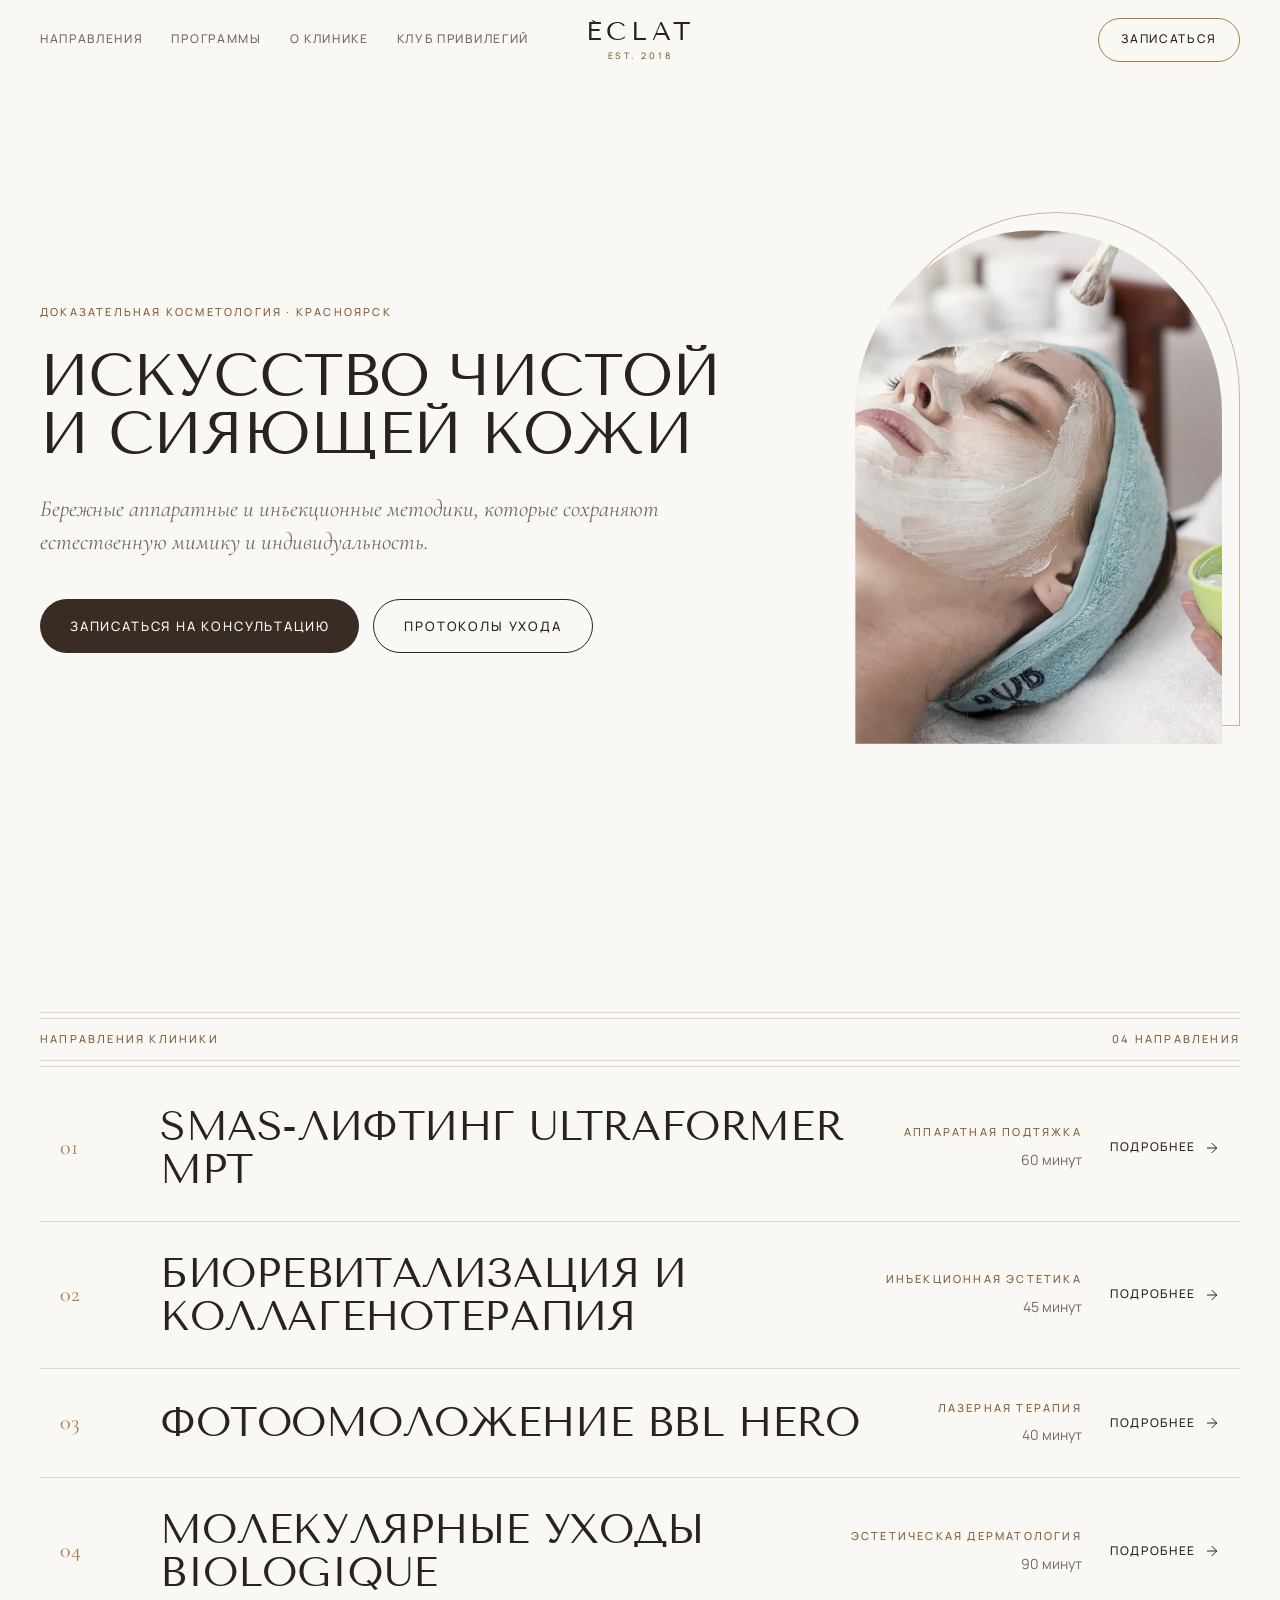
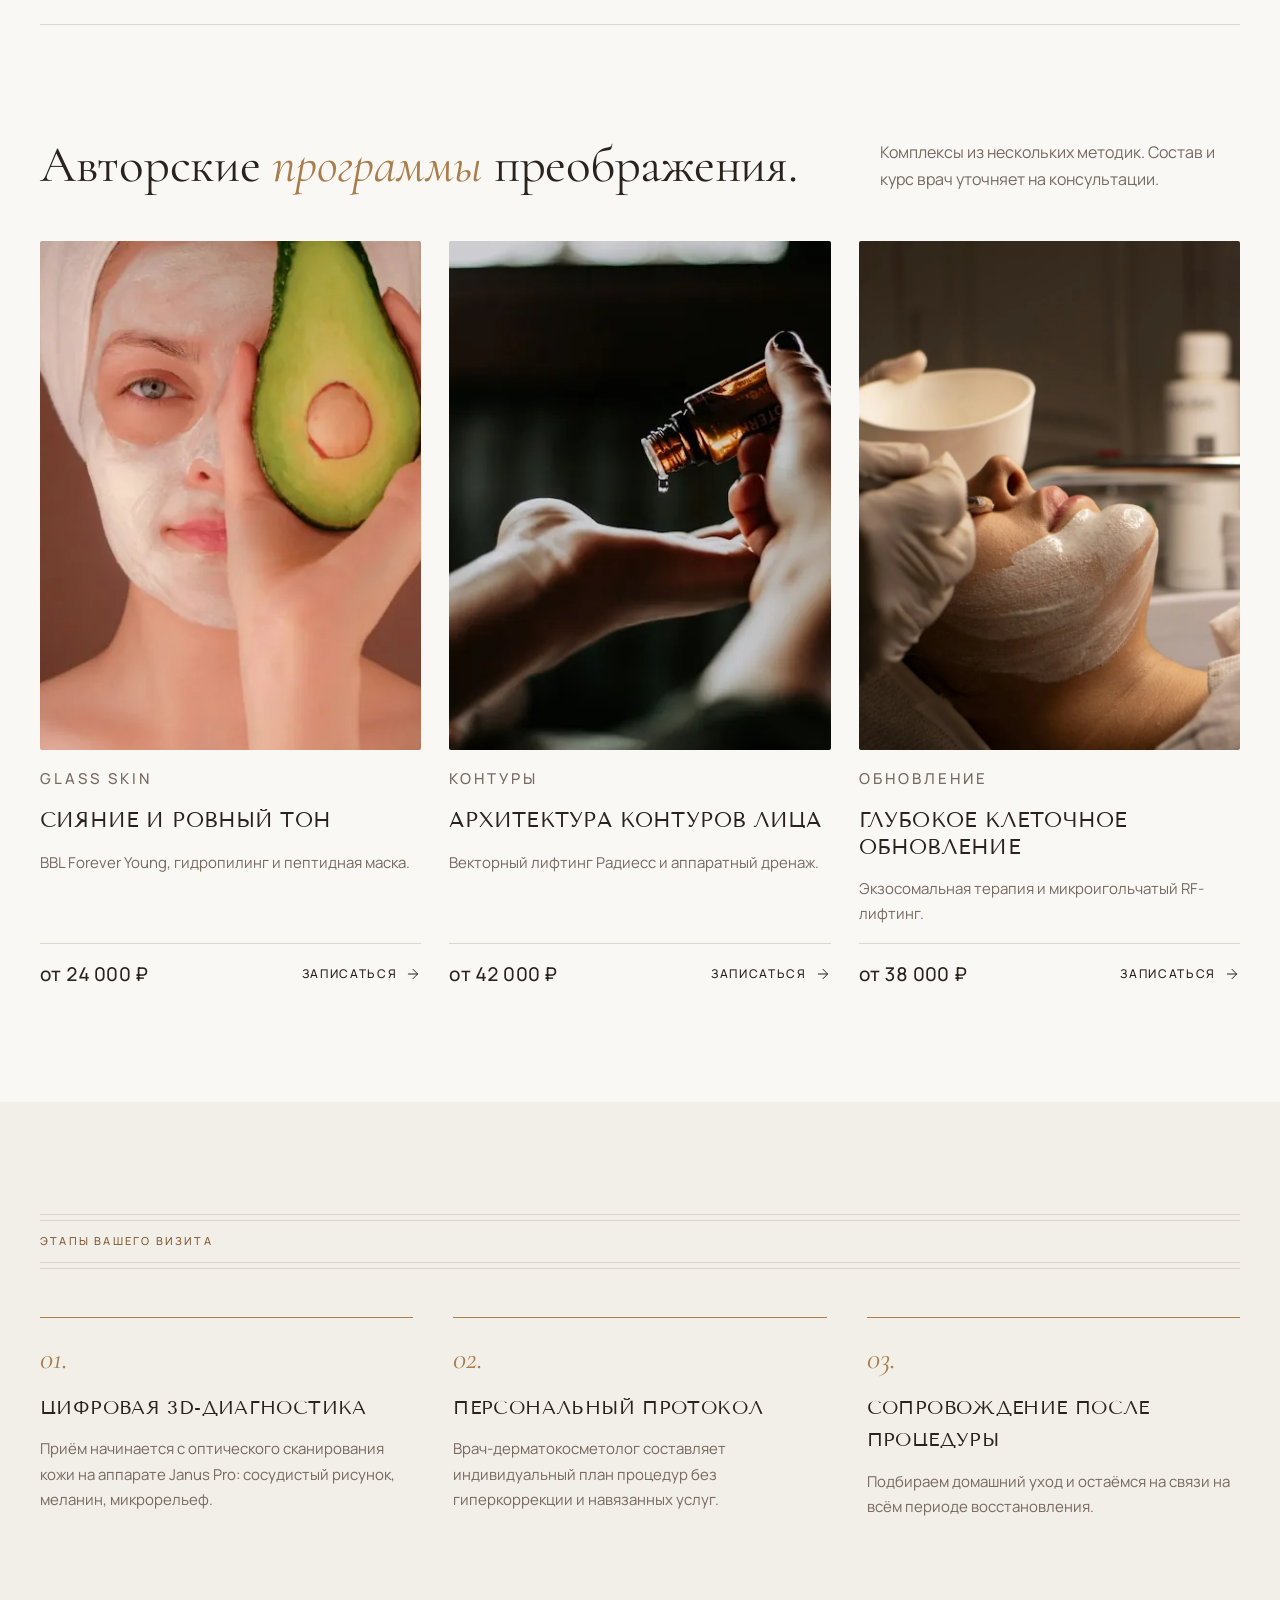
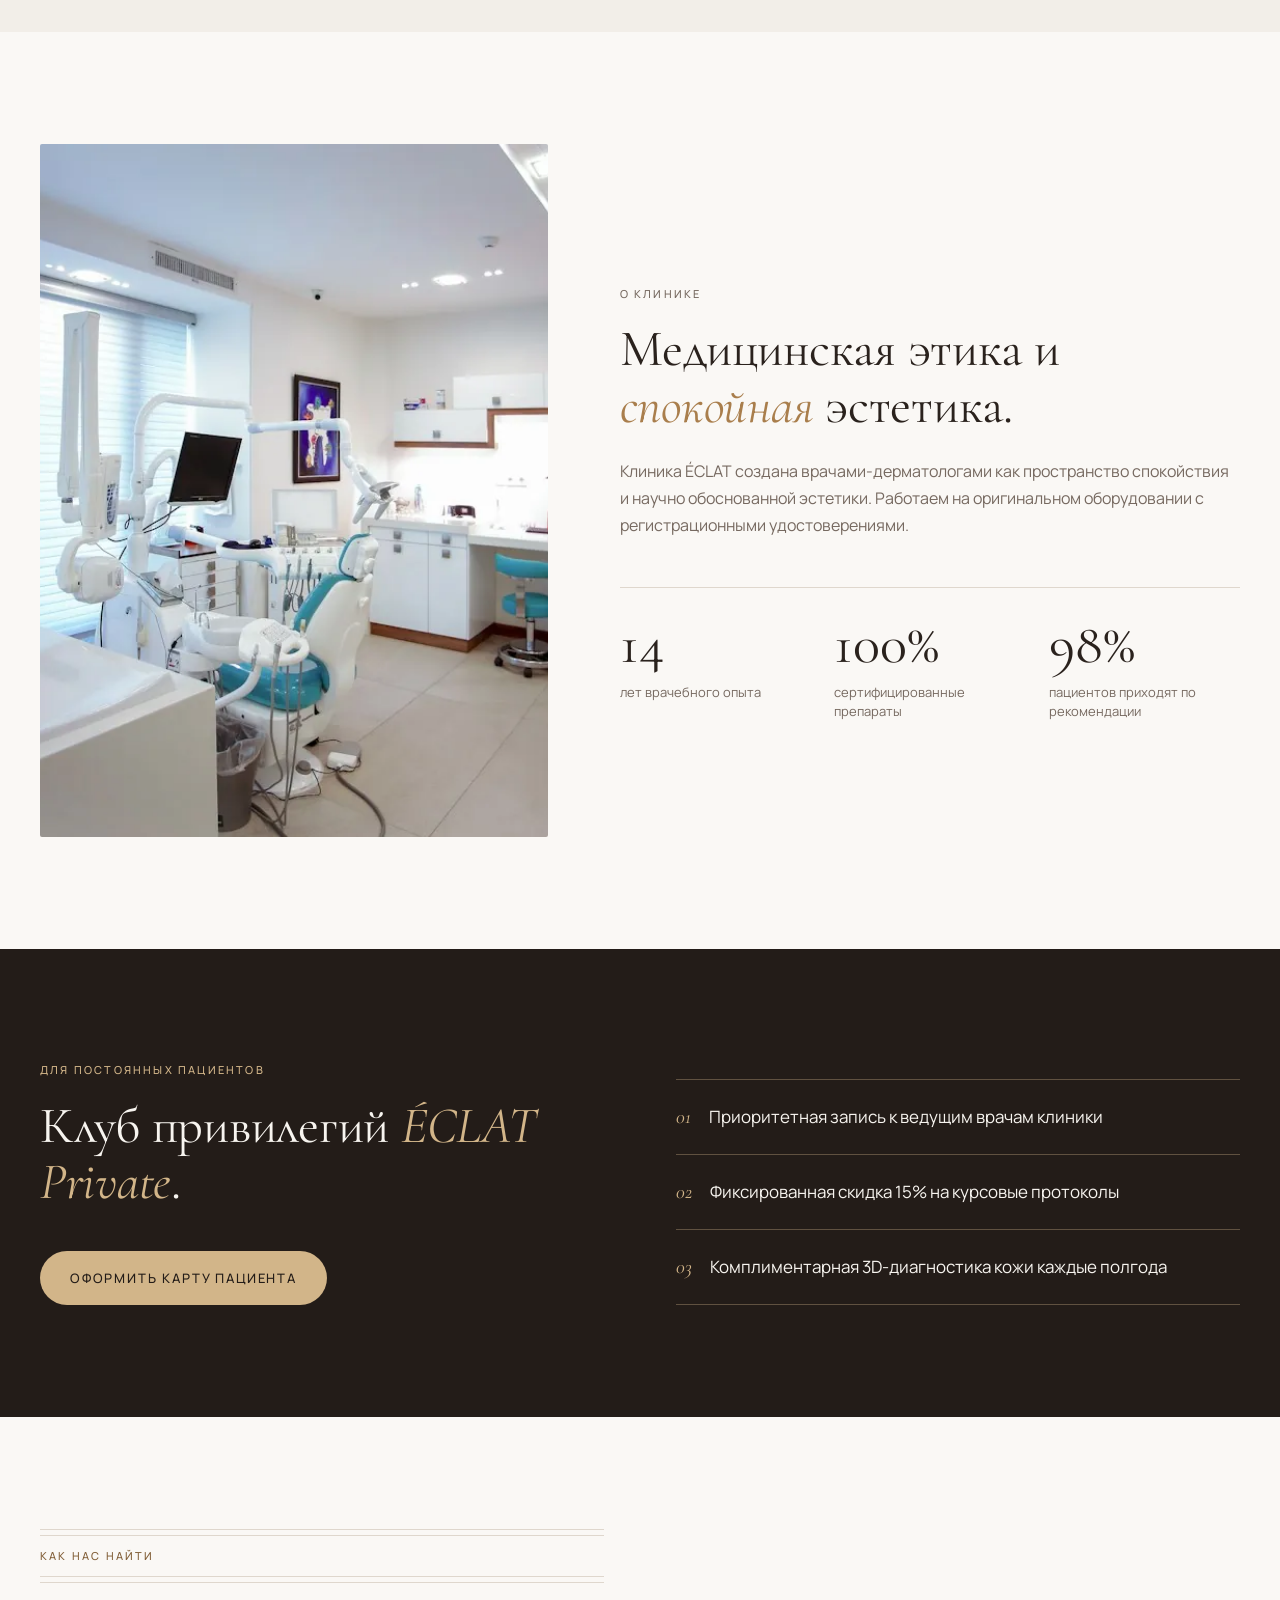
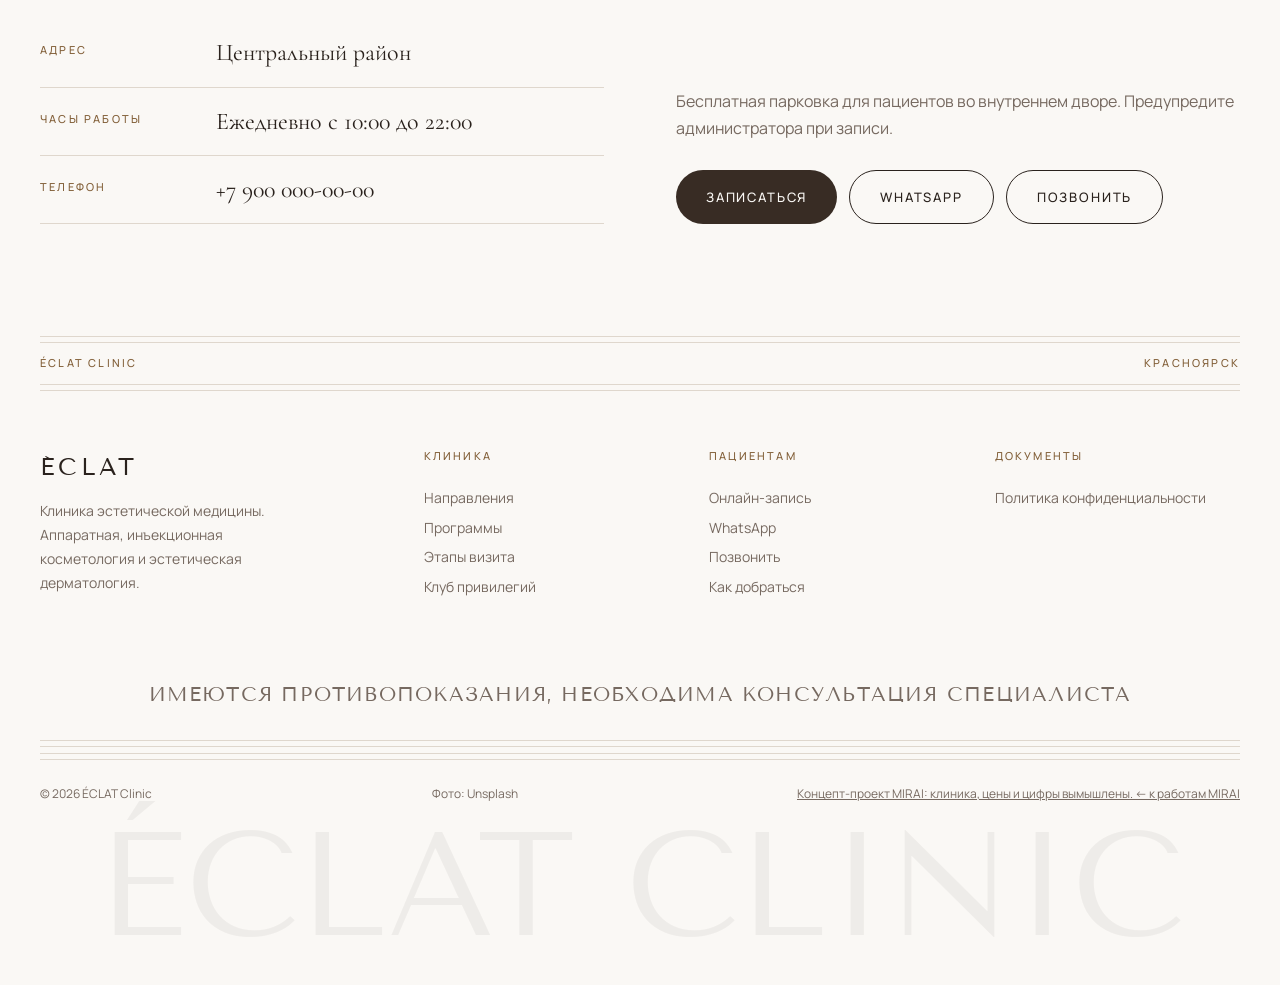
<file: works/eclat/index.html>
<!doctype html>
<html lang="ru">
<head>
<meta charset="utf-8">
<meta name="viewport" content="width=device-width, initial-scale=1, viewport-fit=cover">
<meta name="color-scheme" content="light">
<title>ÉCLAT, клиника эстетической медицины</title>
<meta name="description" content="Клиника эстетической косметологии и дерматологии. Аппаратные, инъекционные и уходовые методики, онлайн-запись.">
<link rel="preload" href="fonts/tenor-sans.woff2" as="font" type="font/woff2" crossorigin>
<link rel="preload" href="fonts/manrope.woff2" as="font" type="font/woff2" crossorigin>
<style>
@font-face{font-family:"Tenor Sans";src:url(fonts/tenor-sans.woff2) format("woff2");font-weight:400;font-style:normal;font-display:swap}
@font-face{font-family:"Cormorant Garamond";src:url(fonts/cormorant.woff2) format("woff2");font-weight:300 700;font-style:normal;font-display:swap}
@font-face{font-family:"Cormorant Garamond";src:url(fonts/cormorant-italic.woff2) format("woff2");font-weight:300 700;font-style:italic;font-display:swap}
@font-face{font-family:"Manrope";src:url(fonts/manrope.woff2) format("woff2");font-weight:200 800;font-style:normal;font-display:swap}
</style>
<style>
/* =========================================================
   ДИЗАЙН-СИСТЕМА ÉCLAT
   Фарфор, шёлк-кашемир, эспрессо, матовое шампанское золото.
   Скругления: карточки и фото 2px (почти острые), арка в первом экране, кнопки-пилюли.
   ========================================================= */
:root{
  --background: hsl(36, 33%, 97%);
  --surface: hsl(34, 28%, 93%);
  --foreground: hsl(24, 18%, 14%);
  --primary: hsl(32, 38%, 48%);           /* шампанская бронза: линии, курсив, крупные акценты */
  --primary-text: hsl(32, 40%, 36%);      /* та же бронза темнее: мелкие подписи, чтобы читались */
  --primary-foreground: hsl(36, 33%, 97%);
  --blush: hsl(18, 35%, 88%);
  --espresso: hsl(24, 22%, 18%);
  --muted-foreground: hsl(25, 10%, 42%);
  --border: hsl(32, 22%, 84%);
  --ok: hsl(140, 25%, 38%);
  --err: hsl(8, 45%, 45%);
  --ease: cubic-bezier(0.16, 1, 0.3, 1);
  --ease-veil: cubic-bezier(0.76, 0, 0.24, 1);
  --display: "Tenor Sans", "Helvetica Neue", Arial, sans-serif;
  --serif: "Cormorant Garamond", "Times New Roman", serif;
  --sans: Manrope, system-ui, -apple-system, "Segoe UI", sans-serif;
  --wrap: 1380px;
}
*{box-sizing:border-box;margin:0;padding:0}
html{scroll-behavior:smooth;scroll-padding-top:88px;-webkit-text-size-adjust:100%}
body{background:var(--background);color:var(--foreground);font-family:var(--sans);font-weight:400;font-size:16px;line-height:1.7;-webkit-font-smoothing:antialiased;overflow-x:hidden}
a{color:inherit}
img{display:block;max-width:100%}
button{font:inherit;color:inherit;background:none;border:0;cursor:pointer}
:focus-visible{outline:1.5px solid var(--primary);outline-offset:4px}
.wrap{max-width:var(--wrap);margin:0 auto;padding:0 40px}
@media(max-width:1023px){.wrap{padding:0 28px}}
@media(max-width:767px){.wrap{padding:0 20px}}
.sr{position:absolute;width:1px;height:1px;overflow:hidden;clip:rect(0 0 0 0);white-space:nowrap}

.label{font-family:var(--sans);font-weight:500;font-size:11px;letter-spacing:.2em;text-transform:uppercase;color:var(--primary-text)}
h2{font-family:var(--serif);font-weight:400;font-size:clamp(34px,4vw,56px);line-height:1.1;letter-spacing:-0.005em}
h2 em,.it{font-style:italic;color:var(--primary)}
p{max-width:62ch}
.muted{color:var(--muted-foreground)}

/* двойная шампанская линия у заголовков разделов */
.dbl{position:relative;padding:18px 0;display:flex;justify-content:space-between;align-items:center;gap:24px}
.dbl::before,.dbl::after{content:"";position:absolute;left:0;right:0;height:5px;border-top:1px solid var(--border);border-bottom:1px solid var(--border)}
.dbl::before{top:0}.dbl::after{bottom:0}

/* кнопки */
.btn{display:inline-flex;align-items:center;justify-content:center;gap:12px;min-height:54px;padding:0 30px;border-radius:999px;font-family:var(--sans);font-weight:500;font-size:13px;letter-spacing:.14em;text-transform:uppercase;text-decoration:none;white-space:nowrap;transition:background-color .4s var(--ease),color .4s var(--ease),border-color .4s var(--ease),transform .2s var(--ease)}
.btn:active{transform:scale(.98)}
.btn-solid{background:var(--espresso);color:var(--primary-foreground)}
.btn-solid:hover{background:hsl(24,22%,26%)}
.btn-ghost{border:1px solid var(--foreground);color:var(--foreground)}
.btn-ghost:hover{background:var(--foreground);color:var(--background)}
.btn-outline{border:1px solid var(--primary);color:var(--foreground);min-height:44px;padding:0 22px;font-size:12px}
.btn-outline:hover{background:var(--primary);color:var(--primary-foreground)}
.btn svg{width:16px;height:16px;stroke-width:1.5}

/* ---------- ширма при входе ---------- */

/* ---------- шапка ---------- */
.nav{position:fixed;top:0;left:0;right:0;z-index:40;height:80px;transition:background-color .5s var(--ease),border-color .5s var(--ease),backdrop-filter .5s;border-bottom:1px solid transparent}
.nav.solid{background:hsla(36,33%,97%,.86);backdrop-filter:blur(14px);-webkit-backdrop-filter:blur(14px);border-bottom-color:var(--border)}
.nav .wrap{height:100%;display:grid;grid-template-columns:1fr auto 1fr;align-items:center;gap:24px}
.nav-links{display:flex;gap:28px;font-size:12px;letter-spacing:.14em;text-transform:uppercase;font-weight:500}
.nav-links a{text-decoration:none;color:var(--muted-foreground);transition:color .3s}
.nav-links a:hover{color:var(--foreground)}
.mark{text-align:center;text-decoration:none;line-height:1}
.mark b{display:block;font-family:var(--display);font-weight:400;font-size:26px;letter-spacing:.18em}
.mark span{display:block;font-size:9px;letter-spacing:.32em;color:var(--primary-text);margin-top:6px;font-weight:500}
.nav-right{display:flex;justify-content:flex-end;align-items:center;gap:12px}
.burger{display:none;width:44px;height:44px;place-items:center}
.burger svg{width:22px;height:22px;stroke-width:1.4}
.menu{position:fixed;inset:80px 0 auto 0;z-index:39;background:var(--background);border-bottom:1px solid var(--border);padding:12px 20px 28px;display:none}
.menu.open{display:block}
.menu a{display:block;padding:16px 0;border-bottom:1px solid var(--border);text-decoration:none;font-family:var(--display);font-size:20px;letter-spacing:.06em;text-transform:uppercase}
@media(max-width:1023px){
  .nav .wrap{grid-template-columns:auto 1fr}
  .nav-links{display:none}
  .mark{text-align:left}
  .burger{display:grid}
  .nav .btn-outline .long{display:none}
}
@media(min-width:1024px){.nav .btn-outline .short{display:none}.menu{display:none!important}}

/* ---------- первый экран ---------- */
.hero{position:relative;min-height:100dvh;padding:128px 0 72px;display:flex;align-items:center;overflow:hidden}
.hero .wrap{position:relative;width:100%;display:grid;grid-template-columns:minmax(0,1.35fr) minmax(340px,.65fr);gap:72px;align-items:center}
.hero-title{font-family:var(--display);font-weight:400;text-transform:uppercase;font-size:clamp(40px,4.6vw,112px);line-height:.98;letter-spacing:-0.015em;margin:26px 0 30px}
.hero-title span{display:block}
@media(min-width:901px){.hero-title span{white-space:nowrap}}
.hero-line{font-family:var(--serif);font-style:italic;font-size:clamp(20px,1.8vw,26px);line-height:1.45;color:var(--muted-foreground);max-width:30em}
.hero-cta{display:flex;flex-wrap:wrap;gap:14px;margin-top:40px}
.arch-frame{position:relative;width:100%;max-width:440px;justify-self:end;margin:18px 18px 0 0}
.arch-frame::before{content:"";position:absolute;inset:-18px -18px 18px 18px;border:1px solid var(--primary);opacity:.55;border-radius:999px 999px 2px 2px;pointer-events:none}
.arch{position:relative;aspect-ratio:3/4.2;max-height:calc(100dvh - 220px);width:100%;border-radius:999px 999px 2px 2px;overflow:hidden;background:linear-gradient(180deg,var(--surface),var(--blush))}
.arch img{filter:saturate(.72) sepia(.1) contrast(1.02) brightness(1.02);transform:scale(1.08);transition:opacity 1.2s var(--ease),transform 2.4s var(--ease)}
.arch img.ok{transform:scale(1)}
.arch img,.ph img{width:100%;height:100%;object-fit:cover;opacity:0;transition:opacity 1s var(--ease)}
.arch img.ok,.ph img.ok{opacity:1}
.js .rise{opacity:0;transform:translateY(50px)}
.js .go .rise{opacity:1;transform:none;transition:opacity 1s var(--ease),transform 1s var(--ease)}
.js .go .rise:nth-child(2){transition-delay:.15s}.js .go .rise:nth-child(3){transition-delay:.3s}.js .go .rise:nth-child(4){transition-delay:.45s}
@media(max-width:900px){
  .hero{padding:96px 0 56px;min-height:auto}
  .hero .wrap{grid-template-columns:1fr;gap:28px}
  .arch-frame{order:-1;max-width:none;justify-self:stretch;margin:12px 12px 0 0}
  .arch-frame::before{inset:-12px -12px 12px 12px;border-radius:999px 999px 2px 2px / 220px 220px 2px 2px}
  .arch{aspect-ratio:auto;height:min(40dvh,360px);max-height:none;border-radius:999px 999px 2px 2px / 220px 220px 2px 2px}
  .hero-title{font-size:clamp(32px,9vw,48px);margin:18px 0 20px}
  .hero-cta{margin-top:28px}
  .hero-cta .btn{flex:1 1 100%}
}

section{padding:112px 0}
@media(max-width:767px){section{padding:80px 0}}

/* ---------- направления ---------- */
.protocols{margin-top:8px;list-style:none}
.proto{border-bottom:1px solid var(--border)}
.proto-row{width:100%;display:grid;grid-template-columns:72px 1fr auto auto;gap:28px;align-items:center;padding:30px 20px;text-align:left;transition:background-color .5s var(--ease)}
.proto-row:hover,.proto.open .proto-row{background:var(--surface)}
.proto-row:focus-visible{outline-offset:-2px}
.proto-idx{font-family:var(--serif);font-size:22px;color:var(--primary)}
.proto-title{font-family:var(--display);font-size:clamp(24px,3.2vw,48px);line-height:1.05;text-transform:uppercase;letter-spacing:-0.01em}
.proto-meta{display:flex;flex-direction:column;align-items:flex-end;gap:6px;text-align:right}
.proto-meta .dur{font-size:14px;color:var(--muted-foreground)}
.proto-more{display:inline-flex;align-items:center;gap:8px;font-size:12px;letter-spacing:.14em;text-transform:uppercase;font-weight:500;white-space:nowrap}
.proto-more svg{width:16px;height:16px;stroke-width:1.5;transition:transform .4s var(--ease)}
.proto.open .proto-more svg{transform:rotate(90deg)}
.proto-thumb{display:none}
.proto-body{display:none;padding:0 20px 34px 120px;background:var(--surface)}
.proto.open .proto-body{display:grid;grid-template-columns:1fr auto;gap:32px;align-items:end;animation:fade .5s var(--ease) both}
.proto-body p{color:var(--muted-foreground)}
@keyframes fade{from{opacity:0;transform:translateY(-6px)}to{opacity:1;transform:none}}
.cursor-img{position:fixed;left:0;top:0;width:250px;aspect-ratio:3/4;z-index:30;pointer-events:none;border-radius:2px;overflow:hidden;opacity:0;background:var(--blush);box-shadow:0 30px 60px -30px hsla(24,30%,20%,.45);transition:opacity .35s var(--ease)}
.cursor-img img{width:100%;height:100%;object-fit:cover}
.cursor-img.on{opacity:1}
@media(max-width:1023px),(hover:none){
  .cursor-img{display:none}
  .proto-row{grid-template-columns:64px 1fr;gap:16px;padding:22px 0}
  .proto-thumb{display:block;width:64px;height:84px;border-radius:999px 999px 2px 2px;overflow:hidden;background:var(--blush)}
  .proto-thumb img{width:100%;height:100%;object-fit:cover}
  .proto-idx{display:none}
  .proto-meta{grid-column:2;flex-direction:row;flex-wrap:wrap;align-items:center;gap:6px 16px;text-align:left}
  .proto-more{grid-column:2}
  .proto-body{padding:0 0 28px 80px}
  .proto.open .proto-body{grid-template-columns:1fr}
}
@media(max-width:767px){.proto-body{padding:0 0 28px 0}.proto-row:hover,.proto.open .proto-row,.proto.open .proto-body{background:transparent}}

/* ---------- программы ---------- */
.prog-head{display:flex;justify-content:space-between;align-items:end;gap:32px;margin-bottom:48px}
.programs{display:grid;grid-template-columns:repeat(3,1fr);gap:28px}
.prog{display:flex;flex-direction:column;gap:16px;text-align:left}
.prog .ph{aspect-ratio:3/4;overflow:hidden;border-radius:2px;background:linear-gradient(180deg,var(--surface),var(--blush))}
.prog .ph img{transition:opacity 1s var(--ease),transform .8s var(--ease)}
.prog:hover .ph img{transform:scale(1.05)}
.prog h3{font-family:var(--display);font-weight:400;font-size:21px;line-height:1.25;text-transform:uppercase;letter-spacing:.01em}
.prog p{font-size:15px;color:var(--muted-foreground)}
.prog-foot{display:flex;justify-content:space-between;align-items:center;padding-top:14px;border-top:1px solid var(--border);margin-top:auto}
.prog-price{font-family:var(--sans);font-weight:500;font-size:19px;letter-spacing:.01em;font-variant-numeric:lining-nums tabular-nums}
@media(max-width:1023px){.programs{grid-template-columns:repeat(2,1fr)}}
@media(max-width:767px){
  .prog-head{flex-direction:column;align-items:flex-start}
  .programs{display:flex;overflow-x:auto;scroll-snap-type:x mandatory;gap:16px;margin:0 -20px;padding:0 20px 8px;scrollbar-width:none}
  .programs::-webkit-scrollbar{display:none}
  .prog{flex:0 0 78%;scroll-snap-align:start}
}

/* ---------- этапы визита ---------- */
.journey{display:grid;grid-template-columns:repeat(3,1fr);gap:40px;margin-top:48px}
.step{border-top:1px solid var(--primary);padding-top:26px}
.step-n{font-family:var(--serif);font-style:italic;font-size:30px;color:var(--primary);line-height:1}
.step h3{font-family:var(--display);font-weight:400;text-transform:uppercase;font-size:19px;letter-spacing:.02em;margin:16px 0 12px}
.step p{color:var(--muted-foreground);font-size:15px}
@media(max-width:860px){.journey{grid-template-columns:1fr;gap:32px}}

/* ---------- о клинике ---------- */
.clinic{display:grid;grid-template-columns:.9fr 1.1fr;gap:72px;align-items:center}
.clinic .ph{aspect-ratio:3/4.1;border-radius:2px;overflow:hidden;background:linear-gradient(180deg,var(--surface),var(--blush))}
.clinic-text p{margin-top:24px;color:var(--muted-foreground)}
.facts{display:grid;grid-template-columns:repeat(3,1fr);gap:24px;margin-top:48px;padding-top:28px;border-top:1px solid var(--border)}
.facts b{display:block;font-family:var(--serif);font-weight:400;font-size:clamp(40px,4.4vw,64px);line-height:1}
.facts span{display:block;margin-top:10px;font-size:13px;color:var(--muted-foreground);line-height:1.45}
@media(max-width:900px){.clinic{grid-template-columns:1fr;gap:40px}.clinic .ph{aspect-ratio:4/3.4}}
@media(max-width:520px){.facts{grid-template-columns:1fr;gap:20px}}

/* ---------- клуб привилегий ---------- */
.club{background:#231c18;color:#f7f4ef}
.club .label{color:hsl(36,45%,68%)}
.club h2 em{color:hsl(36,45%,68%)}
.club-grid{display:grid;grid-template-columns:1fr 1fr;gap:72px;align-items:end}
.perks{list-style:none;border-top:1px solid hsla(36,45%,68%,.35)}
.perks li{display:flex;gap:18px;align-items:baseline;padding:20px 0;border-bottom:1px solid hsla(36,45%,68%,.35);font-size:17px}
.perks li span{font-family:var(--serif);font-style:italic;color:hsl(36,45%,68%);font-size:20px}
.club .btn{margin-top:40px;background:hsl(36,45%,68%);color:#231c18}
.club .btn:hover{background:hsl(36,45%,76%)}
@media(max-width:900px){.club-grid{grid-template-columns:1fr;gap:40px}}

/* ---------- визит ---------- */
.visit{display:grid;grid-template-columns:1fr 1fr;gap:72px}
.visit dl{margin-top:36px}
.visit dl div{display:grid;grid-template-columns:160px 1fr;gap:16px;padding:18px 0;border-bottom:1px solid var(--border)}
.visit dt{font-size:11px;letter-spacing:.2em;text-transform:uppercase;font-weight:500;color:var(--primary-text);padding-top:4px}
.visit dd{font-family:var(--serif);font-size:24px;line-height:1.3}
.visit dd a{text-decoration:none}
.visit-side{align-self:end}
.visit-side p{color:var(--muted-foreground);margin-bottom:28px}
.visit-actions{display:flex;flex-wrap:wrap;gap:12px}
@media(max-width:900px){.visit{grid-template-columns:1fr;gap:40px}.visit dl div{grid-template-columns:1fr;gap:4px}.visit-actions .btn{flex:1 1 100%}}

/* ---------- подвал ---------- */
footer{position:relative;overflow:hidden;padding:0 0 40px}
.foot-grid{display:grid;grid-template-columns:1.4fr 1fr 1fr 1fr;gap:40px;padding:56px 0 48px}
.foot-grid h4{font-size:11px;letter-spacing:.2em;text-transform:uppercase;font-weight:500;color:var(--primary-text);margin-bottom:18px}
.foot-grid a,.foot-grid button{display:block;text-decoration:none;color:var(--muted-foreground);font-size:14px;line-height:2.1;text-align:left;transition:color .3s}
.foot-grid a:hover,.foot-grid button:hover{color:var(--foreground)}
.foot-brand b{font-family:var(--display);font-weight:400;font-size:24px;letter-spacing:.18em}
.foot-brand p{font-size:14px;color:var(--muted-foreground);margin-top:12px;max-width:30ch}
.legal{font-size:12px;color:var(--muted-foreground);line-height:1.6;display:flex;flex-wrap:wrap;gap:8px 28px;justify-content:space-between;padding-top:24px}
.warn{max-width:none;margin:0 auto;font-family:var(--display);text-transform:uppercase;letter-spacing:.06em;font-size:clamp(14px,1.6vw,22px);text-align:center;color:var(--muted-foreground);padding:28px 0}
.watermark{font-family:var(--display);font-size:11.5vw;line-height:.8;white-space:nowrap;text-align:center;opacity:.05;user-select:none;pointer-events:none;margin-top:24px}
@media(max-width:860px){.foot-grid{grid-template-columns:1fr 1fr}.foot-brand{grid-column:1/-1}}

/* появление при прокрутке */
.js [data-reveal]{opacity:0;transform:translateY(30px);transition:opacity .9s var(--ease),transform .9s var(--ease)}
.js [data-reveal].in{opacity:1;transform:none}

/* мобильная кнопка записи */
.fab{position:fixed;left:16px;right:16px;bottom:max(14px,env(safe-area-inset-bottom));z-index:35;opacity:0;transform:translateY(16px);pointer-events:none;transition:opacity .4s var(--ease),transform .4s var(--ease);box-shadow:0 20px 40px -20px hsla(24,30%,20%,.6)}
.fab.on{opacity:1;transform:none;pointer-events:auto}
@media(min-width:1024px){.fab{display:none}}

/* ======================= ЗАПИСЬ ======================= */
.scrim{position:fixed;inset:0;z-index:60;background:hsla(24,22%,18%,.28);backdrop-filter:blur(3px);-webkit-backdrop-filter:blur(3px);opacity:0;pointer-events:none;transition:opacity .5s var(--ease)}
.scrim.on{opacity:1;pointer-events:auto}
.drawer{position:fixed;top:0;right:0;bottom:0;z-index:61;width:min(460px,100%);background:var(--background);display:flex;flex-direction:column;transform:translateX(102%);transition:transform .7s var(--ease-veil),box-shadow .7s var(--ease-veil);visibility:hidden}
.drawer.on{transform:none;visibility:visible;box-shadow:-30px 0 60px -40px hsla(24,30%,20%,.5)}
@media(max-width:767px){.drawer{top:auto;width:100%;height:min(100dvh,800px);transform:translateY(102%);border-radius:18px 18px 0 0}}
.d-head{display:flex;align-items:center;justify-content:space-between;gap:16px;padding:20px 24px;border-bottom:1px solid var(--border)}
.d-head b{font-family:var(--display);font-weight:400;letter-spacing:.18em;font-size:18px}
.d-head span{display:block;font-size:10px;letter-spacing:.24em;text-transform:uppercase;color:var(--primary-text);font-weight:500}
.icon-btn{width:42px;height:42px;border-radius:50%;display:grid;place-items:center;border:1px solid var(--border);transition:border-color .3s}
.icon-btn:hover{border-color:var(--foreground)}
.icon-btn svg{width:18px;height:18px;stroke-width:1.5}
.d-actions{display:flex;gap:8px}
.chat-body{flex:1;overflow-y:auto;padding:22px 20px;display:flex;flex-direction:column;gap:10px;overscroll-behavior:contain}
.msg{max-width:88%;padding:12px 16px;font-size:15px;line-height:1.5;white-space:pre-line;animation:pop .45s var(--ease) both;border-radius:16px}
@keyframes pop{from{opacity:0;transform:translateY(6px)}to{opacity:1;transform:none}}
.bot{background:var(--surface);align-self:flex-start;border-bottom-left-radius:3px}
.me{background:var(--espresso);color:var(--primary-foreground);align-self:flex-end;border-bottom-right-radius:3px}
.msg.ok{background:hsl(140,22%,92%)}
.msg.err{background:hsl(8,45%,94%)}
.typing{display:flex;gap:5px;padding:16px 18px}
.typing i{width:6px;height:6px;border-radius:50%;background:var(--primary);opacity:.5;animation:dot 1.1s infinite}
.typing i:nth-child(2){animation-delay:.15s}.typing i:nth-child(3){animation-delay:.3s}
@keyframes dot{0%,60%,100%{transform:none;opacity:.35}30%{transform:translateY(-4px);opacity:1}}
.chips{display:flex;flex-wrap:wrap;gap:8px;animation:pop .45s var(--ease) both}
.chip{border:1px solid var(--border);background:var(--background);border-radius:999px;padding:10px 16px;font-size:14px;text-align:left;text-decoration:none;color:var(--foreground);transition:border-color .3s,background-color .3s}
.chip:hover{border-color:var(--primary)}
.chip small{display:block;color:var(--muted-foreground);font-size:12px}
.chip.wide{border-radius:14px}
.chip.primary{background:var(--espresso);border-color:var(--espresso);color:var(--primary-foreground)}
.chip.primary:hover{background:hsl(24,22%,26%)}
.chip.back{border-style:dashed;color:var(--muted-foreground)}
.summary{align-self:stretch;border-top:1px solid var(--border);border-bottom:1px solid var(--border);padding:10px 0;font-size:14px;animation:pop .45s var(--ease) both}
.summary .r{display:flex;justify-content:space-between;gap:16px;padding:6px 2px}
.summary .r span{color:var(--muted-foreground)}
.summary .r b{text-align:right;font-weight:500}
.summary.old{opacity:.45}
.consent{font-size:12px;color:var(--muted-foreground);line-height:1.5;align-self:stretch}
.consent button{text-decoration:underline;font-size:12px;color:var(--foreground)}
.chat-input{display:flex;gap:10px;padding:14px 16px;border-top:1px solid var(--border)}
.chat-input[hidden]{display:none}
.chat-input input{flex:1;min-width:0;border:1px solid var(--border);background:#fff;color:var(--foreground);border-radius:999px;padding:13px 18px;font:16px var(--sans);outline:none;transition:border-color .3s}
.chat-input input:focus{border-color:var(--primary)}
.chat-input input::placeholder{color:var(--muted-foreground)}
.send{width:50px;height:50px;border-radius:50%;background:var(--espresso);color:var(--primary-foreground);display:grid;place-items:center;flex:none}
.send svg{width:18px;height:18px;stroke-width:1.5}
.d-foot{font-size:11px;text-align:center;color:var(--muted-foreground);padding:0 16px 12px}

/* окно политики */
dialog{margin:auto;border:0;padding:0;width:min(720px,calc(100% - 32px));max-height:min(80dvh,820px);background:var(--background);color:var(--foreground);box-shadow:0 40px 80px -40px hsla(24,30%,20%,.6)}
dialog::backdrop{background:hsla(24,22%,18%,.4)}
.dlg{display:flex;flex-direction:column;max-height:min(80dvh,820px)}
.dlg-head{display:flex;justify-content:space-between;align-items:center;padding:20px 24px;border-bottom:1px solid var(--border)}
.dlg-head h3{font-family:var(--serif);font-weight:400;font-size:26px}
.dlg-body{overflow-y:auto;padding:24px;font-size:14px;line-height:1.7}
.dlg-body h4{font-weight:600;margin:18px 0 6px}
.dlg-body p{margin-bottom:8px}

/* запасной символ, если иконки не загрузились */
.fb{font-size:18px;line-height:1}
.icons-ok .fb{display:none}

/* ---------- появление первого экрана ---------- */
.js .hero .arch{clip-path:inset(100% 0 0 0);transition:clip-path 1.5s cubic-bezier(.22,1,.36,1) .1s}
.js .hero.lit .arch{clip-path:inset(0 0 0 0)}
.js .hero .arch img{--glow:blur(14px) brightness(1.12)}
.js .hero .arch img{filter:saturate(.72) sepia(.1) contrast(1.02) var(--glow);transition:opacity 1s var(--ease),transform 2.6s var(--ease),filter 1.8s var(--ease)}
.js .hero.lit .arch img{--glow:blur(0) brightness(1.02)}
.js .hero .arch-frame::before{opacity:0;transform:translate(-10px,10px);transition:opacity 1.2s var(--ease) .7s,transform 1.4s var(--ease) .7s}
.js .hero.lit .arch-frame::before{opacity:.55;transform:none}
/* ---------- телефон: ничего не шире экрана ---------- */
html,body{overflow-x:clip}
@media(max-width:900px){
  .hero .wrap{grid-template-columns:minmax(0,1fr)}
  .hero-cta .btn{white-space:normal;text-align:center;line-height:1.35;padding:14px 22px}
}
@media(max-width:1023px){.proto-row{grid-template-columns:64px minmax(0,1fr)}.proto-title{hyphens:auto;overflow-wrap:break-word}.menu{bottom:0;overflow-y:auto}}
@media(max-width:480px){
  .nav .wrap{gap:10px}
  .nav-right{gap:4px}
  .mark b{font-size:22px;letter-spacing:.14em}
  .nav .btn-outline{min-height:42px;padding:0 16px;letter-spacing:.1em}
  .btn{letter-spacing:.1em;padding:0 22px}
  .hero-title{font-size:clamp(28px,9.4vw,40px)}
  .hero-line{font-size:19px}
  .proto-title{font-size:18px;letter-spacing:0}
  .visit .btn,.club .btn{white-space:normal;text-align:center}
}
@media(max-width:350px){.proto-title{font-size:15.5px}.proto-row{grid-template-columns:56px minmax(0,1fr);gap:12px}.proto-thumb{width:56px;height:74px}}
@media (prefers-reduced-motion: reduce){
  .js .hero .arch{clip-path:none!important;transition:none!important}
  .js .hero .arch img{--glow:brightness(1.02)}
  .js .hero .arch-frame::before{opacity:.55;transform:none;transition:none}
  html{scroll-behavior:auto}
  *,*::before,*::after{animation:none!important;transition:none!important}
  .js [data-reveal],.rise{opacity:1!important;transform:none!important}
  .cursor-img{display:none}
}
</style>
<meta property="og:image" content="https://qweqwasdd.github.io/MIRAISTUDIO/works/eclat/img/og.jpg">
<meta property="og:image:width" content="1200">
<meta property="og:image:height" content="630">
<meta name="twitter:card" content="summary_large_image">
</head>
<body>

<div id="topSentinel" style="position:absolute;top:0;height:40px;width:1px" aria-hidden="true"></div>

<header class="nav" id="nav">
  <div class="wrap">
    <nav class="nav-links" aria-label="Разделы">
      <a href="#protocols">Направления</a>
      <a href="#programs">Программы</a>
      <a href="#clinic">О клинике</a>
      <a href="#club">Клуб привилегий</a>
    </nav>
    <a class="mark" href="#top"><b data-c="brand"></b><span data-c="est"></span></a>
    <div class="nav-right">
      <button class="btn btn-outline" data-book><span class="long">Записаться</span><span class="short">Запись</span></button>
      <button class="burger" id="burger" aria-label="Меню" aria-expanded="false" aria-controls="menu"><i data-lucide="menu"></i><span class="fb" aria-hidden="true">≡</span></button>
    </div>
  </div>
</header>
<div class="menu" id="menu">
  <a href="#protocols">Направления</a>
  <a href="#programs">Программы</a>
  <a href="#clinic">О клинике</a>
  <a href="#club">Клуб привилегий</a>
  <a href="#visit">Контакты</a>
</div>

<main id="top">
  <section class="hero" id="hero">
    <div class="wrap">
      <div id="heroText">
        <p class="label rise" data-c="heroLabel"></p>
        <h1 class="hero-title rise"><span data-c="heroTitle1"></span><span data-c="heroTitle2"></span></h1>
        <p class="hero-line rise" data-c="heroLine"></p>
        <div class="hero-cta rise">
          <button class="btn btn-solid" data-book>Записаться на консультацию</button>
          <a class="btn btn-ghost" href="#protocols">Протоколы ухода</a>
        </div>
      </div>
      <div class="arch-frame" data-reveal><div class="arch" data-photo="hero"></div></div>
    </div>
  </section>

  <section id="protocols">
    <div class="wrap">
      <div class="dbl" data-reveal><span class="label">Направления клиники</span><span class="label" id="protoCount"></span></div>
      <ul class="protocols" id="protoList"></ul>
    </div>
  </section>
  <div class="cursor-img" id="cursorImg" aria-hidden="true"><img alt=""></div>

  <section id="programs" style="padding-top:0">
    <div class="wrap">
      <div class="prog-head" data-reveal>
        <h2>Авторские <em>программы</em> преображения.</h2>
        <p class="muted" style="max-width:36ch">Комплексы из нескольких методик. Состав и курс врач уточняет на консультации.</p>
      </div>
      <div class="programs" id="progList"></div>
    </div>
  </section>

  <section id="journey" style="background:var(--surface)">
    <div class="wrap">
      <div class="dbl" data-reveal><span class="label">Этапы вашего визита</span></div>
      <div class="journey" id="journeyList"></div>
    </div>
  </section>

  <section id="clinic">
    <div class="wrap clinic">
      <div class="ph" data-photo="clinic" data-reveal></div>
      <div class="clinic-text" data-reveal>
        <p class="label">О клинике</p>
        <h2 style="margin-top:18px">Медицинская этика и <em>спокойная</em> эстетика.</h2>
        <p data-c="clinicText"></p>
        <div class="facts" id="facts"></div>
      </div>
    </div>
  </section>

  <section class="club" id="club">
    <div class="wrap club-grid">
      <div data-reveal>
        <p class="label">Для постоянных пациентов</p>
        <h2 style="margin-top:18px">Клуб привилегий <em>ÉCLAT Private</em>.</h2>
        <button class="btn" data-club>Оформить карту пациента</button>
      </div>
      <ul class="perks" id="perks" data-reveal></ul>
    </div>
  </section>

  <section id="visit">
    <div class="wrap visit">
      <div data-reveal>
        <div class="dbl"><span class="label">Как нас найти</span></div>
        <dl>
          <div><dt>Адрес</dt><dd data-c="address"></dd></div>
          <div><dt>Часы работы</dt><dd data-c="hours"></dd></div>
          <div><dt>Телефон</dt><dd><a id="phoneLink"></a></dd></div>
        </dl>
      </div>
      <div class="visit-side" data-reveal>
        <p data-c="parking"></p>
        <div class="visit-actions">
          <button class="btn btn-solid" data-book>Записаться</button>
          <a class="btn btn-ghost" id="waLink" target="_blank" rel="noopener">WhatsApp</a>
          <a class="btn btn-ghost" id="callLink">Позвонить</a>
        </div>
      </div>
    </div>
  </section>
</main>

<footer>
  <div class="wrap">
    <div class="dbl"><span class="label" data-c="brandFull"></span><span class="label" data-c="city"></span></div>
    <div class="foot-grid">
      <div class="foot-brand"><b data-c="brand"></b><p data-c="footerText"></p></div>
      <div><h4>Клиника</h4><a href="#protocols">Направления</a><a href="#programs">Программы</a><a href="#journey">Этапы визита</a><a href="#club">Клуб привилегий</a></div>
      <div><h4>Пациентам</h4><button type="button" data-book>Онлайн-запись</button><a id="waLink2" target="_blank" rel="noopener">WhatsApp</a><a id="callLink2">Позвонить</a><a href="#visit">Как добраться</a></div>
      <div><h4>Документы</h4><button type="button" data-privacy>Политика конфиденциальности</button><span id="licenseLine" class="muted" style="font-size:14px;line-height:1.6;display:block;margin-top:6px"></span></div>
    </div>
    <p class="warn" data-reveal>Имеются противопоказания, необходима консультация специалиста</p>
    <div class="dbl" style="padding:10px 0"></div>
    <div class="legal"><span>© <span id="year"></span> <span data-c="brandFull"></span></span><span>Фото: Unsplash</span><span id="madeBy"></span></div>
  </div>
  <div class="watermark" aria-hidden="true">ÉCLAT CLINIC</div>
</footer>

<button class="btn btn-solid fab" data-book>Записаться</button>

<!-- запись: боковая панель на компьютере, шторка на телефоне -->
<div class="scrim" id="scrim"></div>
<aside class="drawer" id="drawer" role="dialog" aria-modal="true" aria-label="Онлайн-запись" aria-hidden="true">
  <div class="d-head">
    <div><b data-c="brand"></b><span>Онлайн-запись</span></div>
    <div class="d-actions">
      <button class="icon-btn" id="restart" aria-label="Начать запись заново"><i data-lucide="rotate-ccw"></i><span class="fb" aria-hidden="true">↻</span></button>
      <button class="icon-btn" id="close" aria-label="Закрыть"><i data-lucide="x"></i><span class="fb" aria-hidden="true">×</span></button>
    </div>
  </div>
  <div class="chat-body" id="chatBody" aria-live="polite"></div>
  <form class="chat-input" id="chatForm" hidden>
    <label class="sr" for="chatInput">Ответ</label>
    <input id="chatInput" autocomplete="off">
    <button class="send" type="submit" aria-label="Отправить ответ"><i data-lucide="arrow-up-right"></i><span class="fb" aria-hidden="true">→</span></button>
  </form>
  <div class="d-foot" id="demoNote"></div>
</aside>

<dialog id="privacy" aria-labelledby="privacyTitle">
  <div class="dlg">
    <div class="dlg-head"><h3 id="privacyTitle">Политика конфиденциальности</h3><button class="icon-btn" data-close-privacy aria-label="Закрыть"><i data-lucide="x"></i><span class="fb" aria-hidden="true">×</span></button></div>
    <div class="dlg-body" id="privacyBody"></div>
  </div>
</dialog>

<script>
/* =========================================================
   НАСТРОЙКИ ПОД КЛИЕНТА: меняйте только этот блок.
   ========================================================= */
const CONFIG = {
  brand: "ÉCLAT",
  brandFull: "ÉCLAT Clinic",
  est: "EST. 2018",
  city: "Красноярск",
  address: "Центральный район",                 // реальный адрес клиники
  hours: "Ежедневно с 10:00 до 22:00",
  phone: "+7 900 000-00-00",
  phoneRaw: "+79000000000",
  whatsapp: "79000000000",
  parking: "Бесплатная парковка для пациентов во внутреннем дворе. Предупредите администратора при записи.",

  heroLabel: "Доказательная косметология · Красноярск",
  heroTitle1: "Искусство чистой",
  heroTitle2: "и сияющей кожи",
  heroLine: "Бережные аппаратные и инъекционные методики, которые сохраняют естественную мимику и индивидуальность.",

  // Направления: строки с превью за курсором. desc раскрывается по нажатию.
  protocols: [
    { title: "SMAS-лифтинг Ultraformer MPT", duration: "60 минут", tag: "Аппаратная подтяжка",
      desc: "Сфокусированный ультразвук воздействует на глубокие слои кожи. Зоны и количество линий врач определяет на консультации.",
      img: "img/1570172619644-600.webp" },
    { title: "Биоревитализация и коллагенотерапия", duration: "45 минут", tag: "Инъекционная эстетика",
      desc: "Инъекции препаратов гиалуроновой кислоты или коллагена. Препарат и схему подбирает врач после осмотра.",
      img: "img/1512290923902-600.webp" },
    { title: "Фотоомоложение BBL Hero", duration: "40 минут", tag: "Лазерная терапия",
      desc: "Широкополосный свет для работы с пигментацией и сосудистым рисунком. Проводится курсом, в период низкой солнечной активности.",
      img: "img/1522337360788-600.webp" },
    { title: "Молекулярные уходы Biologique", duration: "90 минут", tag: "Эстетическая дерматология",
      desc: "Профессиональные уходы по протоколам Biologique Recherche, подбираются по состоянию кожи в день визита.",
      img: "img/1540555700478-600.webp" }
  ],

  programs: [
    { title: "Сияние и ровный тон", tag: "Glass Skin", text: "BBL Forever Young, гидропилинг и пептидная маска.", price: "от 24 000 ₽",
      img: "img/1596755389378-800.webp" },
    { title: "Архитектура контуров лица", tag: "Контуры", text: "Векторный лифтинг Радиесс и аппаратный дренаж.", price: "от 42 000 ₽",
      img: "img/1515377905703-800.webp" },
    { title: "Глубокое клеточное обновление", tag: "Обновление", text: "Экзосомальная терапия и микроигольчатый RF-лифтинг.", price: "от 38 000 ₽",
      img: "img/1761718210089-800.webp" }
  ],

  journey: [
    { title: "Цифровая 3D-диагностика", text: "Приём начинается с оптического сканирования кожи на аппарате Janus Pro: сосудистый рисунок, меланин, микрорельеф." },
    { title: "Персональный протокол", text: "Врач-дерматокосметолог составляет индивидуальный план процедур без гиперкоррекции и навязанных услуг." },
    { title: "Сопровождение после процедуры", text: "Подбираем домашний уход и остаёмся на связи на всём периоде восстановления." }
  ],

  clinicText: "Клиника ÉCLAT создана врачами-дерматологами как пространство спокойствия и научно обоснованной эстетики. Работаем на оригинальном оборудовании с регистрационными удостоверениями.",
  facts: [                                       // только реальные цифры клиники
    { value: "14", label: "лет врачебного опыта" },
    { value: "100%", label: "сертифицированные препараты" },
    { value: "98%", label: "пациентов приходят по рекомендации" }
  ],
  perks: [
    "Приоритетная запись к ведущим врачам клиники",
    "Фиксированная скидка 15% на курсовые протоколы",
    "Комплиментарная 3D-диагностика кожи каждые полгода"
  ],
  footerText: "Клиника эстетической медицины. Аппаратная, инъекционная косметология и эстетическая дерматология.",
  license: "",                                   // номер лицензии на медицинскую деятельность: обязательно для клиники

  // Персональные данные: кто оператор (для текста политики)
  operator: "MIRAI, разработчик концепт-проекта",
  operatorEmail: "sempervukhin@mail.ru",

  // Куда уходят заявки
  submit: {
    demo: true,                               // ДЕМО: заявки никуда не уходят, бот всегда пишет «Заявка отправлена». Для настоящего сайта: false
    email: "sempervukhin@mail.ru",               // FormSubmit: первая заявка пришлёт письмо активации
    webhook: ""                                  // вебхук n8n или другого сервера
  },
  consultation: { title: "Консультация врача-дерматокосметолога", sub: "с 3D-диагностикой кожи" },
  workDays: [0,1,2,3,4,5,6],
  slots: ["10:00","11:30","13:00","14:30","16:00","17:30","19:00","20:30"],
  botHello: "Добрый день! Я помогу записаться в клинику ÉCLAT. Это займёт около минуты.",

  madeBy: { text: "Концепт-проект MIRAI: клиника, цены и цифры вымышлены. ← к работам MIRAI", url: "../../#work" },
  demoNote: "Демо-версия сайта от MIRAI"                  // после продажи: ""
};
</script>

<script>
/* иконки Lucide (ISC), встроены в страницу вместо загрузки с CDN */
window.lucide={createIcons:function(o){var P={"arrow-right":'<path d="M5 12h14"/><path d="m12 5 7 7-7 7"/>',"arrow-up-right":'<path d="M7 7h10v10"/><path d="M7 17 17 7"/>',"menu":'<line x1="4" x2="20" y1="12" y2="12"/><line x1="4" x2="20" y1="6" y2="6"/><line x1="4" x2="20" y1="18" y2="18"/>',"rotate-ccw":'<path d="M3 12a9 9 0 1 0 9-9 9.75 9.75 0 0 0-6.74 2.74L3 8"/><path d="M3 3v5h5"/>',"x":'<path d="M18 6 6 18"/><path d="m6 6 12 12"/>'};
var sw=(o&&o.attrs&&o.attrs['stroke-width'])||2;
document.querySelectorAll('i[data-lucide]').forEach(function(i){var n=i.getAttribute('data-lucide');if(!P[n])return;var t=document.createElement('span');t.innerHTML='<svg xmlns="http://www.w3.org/2000/svg" width="24" height="24" viewBox="0 0 24 24" fill="none" stroke="currentColor" stroke-width="'+sw+'" stroke-linecap="round" stroke-linejoin="round" class="lucide lucide-'+n+'" aria-hidden="true">'+P[n]+'</svg>';i.replaceWith(t.firstChild);});}};
</script>
<script>
(function(){
  'use strict';
  const C = CONFIG;
  const root = document.documentElement;
  root.classList.add('js');
  const $ = (s, r = document) => r.querySelector(s);
  const $$ = (s, r = document) => [...r.querySelectorAll(s)];
  const esc = s => String(s).replace(/[&<>"']/g, m => ({'&':'&amp;','<':'&lt;','>':'&gt;','"':'&quot;',"'":'&#39;'}[m]));
  const reduce = matchMedia('(prefers-reduced-motion: reduce)').matches;
  const fine = matchMedia('(hover: hover) and (pointer: fine) and (min-width: 1024px)');
  const mobile = matchMedia('(max-width: 767px)');
  const pad = n => String(n).padStart(2, '0');
  const ICON = { arrow: '<i data-lucide="arrow-right"></i><span class="fb" aria-hidden="true">→</span>' };

  /* ---------- контент ---------- */
  // проверенные фото на замену, если ссылка из настроек не открылась
  const FALLBACK = [
    'img/1761718210089-900.webp',
    'img/1643684391140-900.webp',
    'img/1731514771613-900.webp',
    'img/1570172619644-900.webp'
  ];
  $$('[data-c]').forEach(el => { const v = C[el.dataset.c]; if (v != null) el.textContent = v; });

  function photo(box, src, alt, eager){
    if (!src) return;
    const img = new Image(); img.alt = alt || ''; img.decoding = 'async';
    if (!eager) img.loading = 'lazy';
    img.onload = () => img.classList.add('ok');
    img.onerror = () => {
      const next = FALLBACK.find(u => !tried.has(u));
      if (next){ tried.add(next); img.src = next; } else img.remove();
    };
    const tried = new Set([src]);
    img.src = src; box.appendChild(img);
  }
  photo($('[data-photo="hero"]'), 'img/1616394584738-1400.webp', 'Уход за кожей лица', true);
  photo($('[data-photo="clinic"]'), 'img/1629909613654-1000.webp', 'Кабинет клиники');

  $('#protoCount').textContent = `${pad(C.protocols.length)} направления`;
  $('#protoList').innerHTML = C.protocols.map((p, i) => `
    <li class="proto" data-reveal style="transition-delay:${i * 0.08}s">
      <button class="proto-row" type="button" aria-expanded="false" aria-controls="pb${i}" data-proto="${i}">
        <span class="proto-idx">${pad(i + 1)}</span>
        <span class="proto-thumb" aria-hidden="true"><img src="${esc(p.img)}" alt="" loading="lazy" data-fb="${i}"></span>
        <span class="proto-title">${esc(p.title)}</span>
        <span class="proto-meta"><span class="label">${esc(p.tag)}</span><span class="dur">${esc(p.duration)}</span></span>
        <span class="proto-more"><span class="more-t">Подробнее</span> ${ICON.arrow}</span>
      </button>
      <div class="proto-body" id="pb${i}">
        <p>${esc(p.desc)}</p>
        <button class="btn btn-solid" type="button" data-book-item="proto:${i}">Записаться</button>
      </div>
    </li>`).join('');

  $$('img[data-fb]').forEach(im => im.onerror = () => { im.onerror = () => im.remove(); im.src = FALLBACK[+im.dataset.fb % FALLBACK.length]; });

  $('#progList').innerHTML = C.programs.map((p, i) => `
    <article class="prog" data-reveal style="transition-delay:${i * 0.12}s">
      <div class="ph" data-src="${esc(p.img)}"></div>
      <p class="label">${esc(p.tag)}</p>
      <h3>${esc(p.title)}</h3>
      <p>${esc(p.text)}</p>
      <div class="prog-foot"><span class="prog-price">${esc(p.price)}</span><button class="proto-more" type="button" data-book-item="prog:${i}">Записаться ${ICON.arrow}</button></div>
    </article>`).join('');
  $$('.prog .ph').forEach(b => photo(b, b.dataset.src, ''));

  $('#journeyList').innerHTML = C.journey.map((s, i) => `
    <div class="step" data-reveal style="transition-delay:${i * 0.1}s"><span class="step-n">${pad(i + 1)}.</span><h3>${esc(s.title)}</h3><p>${esc(s.text)}</p></div>`).join('');
  $('#facts').innerHTML = C.facts.map(f => `<div><b>${esc(f.value)}</b><span>${esc(f.label)}</span></div>`).join('');
  $('#perks').innerHTML = C.perks.map((t, i) => `<li><span>${pad(i + 1)}</span>${esc(t)}</li>`).join('');

  const tel = $('#phoneLink'); tel.textContent = C.phone; tel.href = 'tel:' + C.phoneRaw;
  ['#callLink', '#callLink2'].forEach(s => $(s).href = 'tel:' + C.phoneRaw);
  ['#waLink', '#waLink2'].forEach(s => $(s).href = 'https://wa.me/' + C.whatsapp);
  $('#licenseLine').textContent = C.license ? `Лицензия на медицинскую деятельность ${C.license}` : '';
  $('#year').textContent = new Date().getFullYear();
  if (C.madeBy && C.madeBy.text) $('#madeBy').innerHTML = `<a href="${esc(C.madeBy.url)}">${esc(C.madeBy.text)}</a>`;
  $('#demoNote').textContent = C.demoNote || '';

  /* ---------- заголовок первого экрана: две строки на компьютере ---------- */
  const title = $('.hero-title');
  function fitTitle(){
    title.style.fontSize = '';
    if (innerWidth <= 900) return;
    const box = $('#heroText').clientWidth;
    const widest = Math.max(...$$('span', title).map(s => s.scrollWidth));
    if (widest > box){ const fs = parseFloat(getComputedStyle(title).fontSize); title.style.fontSize = Math.floor(fs * box / widest * 0.98) + 'px'; }
  }
  fitTitle();
  if (document.fonts && document.fonts.ready) document.fonts.ready.then(fitTitle);
  let rz; window.addEventListener('resize', () => { clearTimeout(rz); rz = setTimeout(fitTitle, 120); });

  /* ---------- иконки ---------- */
  function icons(){ if (window.lucide){ lucide.createIcons({ attrs: { 'stroke-width': 1.5 } }); root.classList.add('icons-ok'); } }
  window.addEventListener('load', icons);

  /* ---------- ширма и первый экран ---------- */
  /* первый экран: фото проявляется в арке снизу вверх, как сияние кожи после ухода */
  const hero = $('#hero');
  if (reduce){ hero.classList.add('lit'); $('#heroText').classList.add('go'); }
  else requestAnimationFrame(() => requestAnimationFrame(() => { hero.classList.add('lit'); setTimeout(() => $('#heroText').classList.add('go'), 250); }));

  /* ---------- шапка, меню, появление ---------- */
  const nav = $('#nav'), fab = $('.fab');
  new IntersectionObserver(([e]) => nav.classList.toggle('solid', !e.isIntersecting)).observe($('#topSentinel'));
  let heroGone = false;
  new IntersectionObserver(([e]) => { heroGone = !e.isIntersecting; fab.classList.toggle('on', heroGone && !drawerOpen()); }, { rootMargin: '-140px 0px 0px 0px' }).observe($('#hero'));
  const burger = $('#burger'), menu = $('#menu');
  burger.onclick = () => { const o = !menu.classList.contains('open'); menu.classList.toggle('open', o); burger.setAttribute('aria-expanded', o); nav.classList.add('solid'); };
  $$('#menu a').forEach(a => a.addEventListener('click', () => { menu.classList.remove('open'); burger.setAttribute('aria-expanded', 'false'); }));
  const rev = new IntersectionObserver(es => es.forEach(e => { if (e.isIntersecting){ e.target.classList.add('in'); rev.unobserve(e.target); } }), { threshold: 0.12 });
  $$('[data-reveal]').forEach(el => rev.observe(el));

  /* ---------- направления: раскрытие и превью за курсором (пружина) ---------- */
  $$('[data-proto]').forEach(btn => btn.addEventListener('click', () => {
    const li = btn.parentElement, open = !li.classList.contains('open');
    $$('.proto.open').forEach(x => { x.classList.remove('open'); $('.proto-row', x).setAttribute('aria-expanded', 'false'); });
    li.classList.toggle('open', open); btn.setAttribute('aria-expanded', open);
    $$('.proto').forEach(x => $('.more-t', x).textContent = x.classList.contains('open') ? 'Свернуть' : 'Подробнее');
    hidePreview();
  }));

  const cur = $('#cursorImg'), curImg = $('img', cur);
  const sp = { x: 0, y: 0, vx: 0, vy: 0, tx: 0, ty: 0, s: .85, vs: 0, ts: .85, raf: 0, on: false };
  function tick(){
    const k = 150, d = 20, dt = 1 / 60;
    sp.vx += ((sp.tx - sp.x) * k - sp.vx * d) * dt; sp.x += sp.vx * dt;
    sp.vy += ((sp.ty - sp.y) * k - sp.vy * d) * dt; sp.y += sp.vy * dt;
    sp.vs += ((sp.ts - sp.s) * k - sp.vs * d) * dt; sp.s += sp.vs * dt;
    cur.style.transform = `translate3d(${sp.x}px, ${sp.y}px, 0) scale(${sp.s}) rotate(-3deg)`;
    const moving = Math.abs(sp.tx - sp.x) + Math.abs(sp.ty - sp.y) + Math.abs(sp.ts - sp.s) > 0.3;
    sp.raf = (sp.on || moving) ? requestAnimationFrame(tick) : 0;
  }
  const list = $('#protoList');
  // превью показывается только над закрытой строкой и всегда в стороне от курсора,
  // чтобы не закрывать то, на что человек нажимает
  function hidePreview(){ sp.on = false; sp.ts = .85; cur.classList.remove('on'); }
  const W = 250, H = 333, GAP = 36;
  list.addEventListener('pointermove', e => {
    if (!fine.matches || reduce) return;
    const row = e.target.closest('.proto-row');
    if (!row || row.parentElement.classList.contains('open')) return hidePreview();
    const p = C.protocols[+row.dataset.proto];
    const left = e.clientX > innerWidth * 0.55;
    const tx = left ? e.clientX - W - GAP : e.clientX + GAP;
    const ty = Math.min(Math.max(e.clientY - H / 2, 90), innerHeight - H - 16);
    if (curImg.dataset.want !== p.img){ curImg.dataset.want = p.img; delete curImg.dataset.f; cur.style.visibility = ''; curImg.src = p.img; }
    sp.tx = tx; sp.ty = ty;
    if (!sp.on){ sp.on = true; if (!cur.classList.contains('on')){ sp.x = sp.tx; sp.y = sp.ty; } sp.ts = 1; cur.classList.add('on'); }
    if (!sp.raf) sp.raf = requestAnimationFrame(tick);
  });
  list.addEventListener('pointerleave', hidePreview);
  list.addEventListener('pointerdown', hidePreview);
  curImg.onerror = () => { const f = FALLBACK.find(u => u !== curImg.src && !curImg.dataset.f); if (f){ curImg.dataset.f = '1'; curImg.src = f; } else cur.style.visibility = 'hidden'; };
  curImg.onload = () => { cur.style.visibility = ''; };

  /* ---------- политика конфиденциальности ---------- */
  const dlg = $('#privacy');
  $('#privacyBody').innerHTML = `
    <p class="muted">Шаблон. Перед запуском сайта клиника проверяет текст с юристом и вписывает свои данные.</p>
    <h4>1. Оператор</h4><p>Оператор персональных данных: ${esc(C.operator)}. Контакт по вопросам обработки данных: ${esc(C.operatorEmail)}.</p>
    <h4>2. Какие данные мы получаем</h4><p>Через онлайн-запись: имя, номер телефона, выбранная процедура, дата и время визита.</p>
    <h4>3. Зачем</h4><p>Чтобы связаться с вами, подтвердить или перенести запись и напомнить о визите.</p>
    <h4>4. Правовое основание</h4><p>Ваше согласие, которое вы даёте, нажимая «Отправить заявку» (Федеральный закон № 152-ФЗ «О персональных данных»).</p>
    <h4>5. Хранение и передача</h4><p>Данные храним не дольше, чем нужно для этих целей, и не передаём третьим лицам, кроме сервисов, через которые принимаются заявки.</p>
    <h4>6. Ваши права</h4><p>Вы можете запросить сведения о своих данных, их исправление или удаление, а также отозвать согласие, написав на ${esc(C.operatorEmail)}.</p>`;
  document.addEventListener('click', e => {
    if (e.target.closest('[data-privacy]')) dlg.showModal();
    if (e.target.closest('[data-close-privacy]') || e.target === dlg) dlg.close();
  });

  /* ---------- запись: панель ---------- */
  const drawer = $('#drawer'), scrim = $('#scrim');
  const drawerOpen = () => drawer.classList.contains('on');
  let lastFocus = null;
  function openDrawer(){
    lastFocus = document.activeElement;
    drawer.classList.add('on'); scrim.classList.add('on'); drawer.setAttribute('aria-hidden', 'false');
    document.body.style.overflow = 'hidden'; fab.classList.remove('on'); menu.classList.remove('open');
    setTimeout(() => $('#close').focus({ preventScroll: true }), 50);
  }
  function closeDrawer(){
    drawer.classList.remove('on'); scrim.classList.remove('on'); drawer.setAttribute('aria-hidden', 'true');
    document.body.style.overflow = ''; fab.classList.toggle('on', heroGone);
    if (lastFocus) lastFocus.focus({ preventScroll: true });
  }
  $('#close').onclick = closeDrawer; scrim.onclick = closeDrawer;
  document.addEventListener('keydown', e => { if (e.key === 'Escape' && drawerOpen() && !dlg.open) closeDrawer(); });
  $('#restart').onclick = () => start();

  const items = [{ title: C.consultation.title, sub: C.consultation.sub }]
    .concat(C.protocols.map(p => ({ title: p.title, sub: `${p.tag}, ${p.duration}` })))
    .concat(C.programs.map(p => ({ title: `Программа «${p.title}»`, sub: p.price })));
  function book(opts){ openDrawer(); if (opts || !started) start(opts); }
  document.addEventListener('click', e => {
    if (e.target.closest('[data-book]')) return book();
    if (e.target.closest('[data-club]')) return book({ club: true });
    const b = e.target.closest('[data-book-item]');
    if (b){ const [kind, i] = b.dataset.bookItem.split(':'); return book({ item: items[kind === 'proto' ? 1 + +i : 1 + C.protocols.length + +i] }); }
  });

  /* ---------- расписание (демо) ---------- */
  const DAYS = ['вс','пн','вт','ср','чт','пт','сб'];
  const MONTHS = ['января','февраля','марта','апреля','мая','июня','июля','августа','сентября','октября','ноября','декабря'];
  const fmtDay = d => `${d.getDate()} ${MONTHS[d.getMonth()]}, ${DAYS[d.getDay()]}`;
  const plural = (n, f) => { const a = n % 10, b = n % 100; return a === 1 && b !== 11 ? f[0] : a >= 2 && a <= 4 && (b < 10 || b >= 20) ? f[1] : f[2]; };
  function hash(str){ let h = 2166136261; for (const ch of str){ h ^= ch.charCodeAt(0); h = Math.imul(h, 16777619); } return h >>> 0; }
  const freeTimes = d => C.slots.filter(t => hash(`eclat ${d.getFullYear()}-${d.getMonth()}-${d.getDate()} ${t}`) % 10 >= 4);
  function workDates(n){
    const out = []; const d = new Date(); d.setHours(0,0,0,0);
    for (let i = 1; out.length < n && i < 60; i++){ const x = new Date(d); x.setDate(d.getDate() + i); if (C.workDays.includes(x.getDay()) && freeTimes(x).length) out.push(x); }
    return out;
  }

  /* ---------- телефон: +7 закреплён ---------- */
  function phoneDigits(raw){ let d = String(raw).replace(/^\s*\+?\s*7/, '').replace(/\D/g, ''); if (/^[78]/.test(d)) d = d.slice(1); return d.slice(0, 10); }
  function formatPhone(d){ let o = '+7 '; if (d.length) o += '(' + d.slice(0, 3); if (d.length > 3) o += ') ' + d.slice(3, 6); if (d.length > 6) o += '-' + d.slice(6, 8); if (d.length > 8) o += '-' + d.slice(8, 10); return o; }

  /* ---------- чат ---------- */
  const body = $('#chatBody'), form = $('#chatForm'), input = $('#chatInput');
  let state = {}, onText = null, timers = [], askBack = null, snapshot = null, sending = false, runId = 0, started = false;
  const later = (fn, ms) => timers.push(setTimeout(fn, reduce ? 40 : ms));
  const scroll = () => { body.scrollTop = body.scrollHeight; };

  input.addEventListener('input', () => { if (input.dataset.mask !== 'phone') return; input.value = formatPhone(phoneDigits(input.value)); input.setSelectionRange(input.value.length, input.value.length); });
  input.addEventListener('keydown', e => { if (input.dataset.mask === 'phone' && e.key === 'Backspace' && input.value.length <= 3) e.preventDefault(); });
  input.addEventListener('focus', () => { if (input.dataset.mask === 'phone') setTimeout(() => input.setSelectionRange(input.value.length, input.value.length), 0); });

  function say(text, then, cls){
    const t = document.createElement('div'); t.className = 'msg bot typing'; t.innerHTML = '<i></i><i></i><i></i>';
    body.appendChild(t); scroll();
    later(() => { t.className = 'msg bot' + (cls ? ' ' + cls : ''); t.textContent = text; scroll(); if (then) later(then, 220); }, 500 + Math.min(text.length * 7, 650));
  }
  function me(text){ const m = document.createElement('div'); m.className = 'msg me'; m.textContent = text; body.appendChild(m); scroll(); }
  function backChip(wrap, onBack){
    const b = document.createElement('button'); b.type = 'button'; b.className = 'chip back'; b.textContent = 'Назад';
    b.onclick = () => { wrap.remove(); form.hidden = true; onText = null; askBack = null; $$('.hint', body).forEach(x => x.remove()); me('Назад'); onBack(); };
    wrap.appendChild(b);
  }
  function chips(list, cb, onBack){
    const wrap = document.createElement('div'); wrap.className = 'chips';
    list.forEach(it => {
      const b = document.createElement(it.href ? 'a' : 'button');
      b.className = 'chip' + (it.primary ? ' primary' : '') + (it.sub ? ' wide' : '');
      if (it.href) b.href = it.href; else b.type = 'button';
      b.innerHTML = esc(it.label) + (it.sub ? `<small>${esc(it.sub)}</small>` : '');
      if (!it.href) b.onclick = () => { wrap.remove(); me(it.label); cb(it.value); };
      wrap.appendChild(b);
    });
    if (onBack) backChip(wrap, onBack);
    body.appendChild(wrap); scroll();
  }
  function ask(kind, cb, onBack){
    form.hidden = false;
    if (kind === 'phone'){ input.dataset.mask = 'phone'; input.type = 'tel'; input.inputMode = 'tel'; input.autocomplete = 'tel'; input.placeholder = '+7 (900) 000-00-00'; input.value = '+7 '; }
    else { input.dataset.mask = ''; input.type = 'text'; input.inputMode = 'text'; input.autocomplete = 'given-name'; input.placeholder = 'Ваше имя'; input.value = ''; }
    if (drawerOpen()) input.focus({ preventScroll: true });
    onText = cb;
    if (onBack){ askBack = document.createElement('div'); askBack.className = 'chips'; backChip(askBack, onBack); body.appendChild(askBack); scroll(); }
  }
  function hint(text){
    $$('.hint', body).forEach(x => x.remove());
    const h = document.createElement('div'); h.className = 'msg bot hint err'; h.textContent = text;
    askBack ? body.insertBefore(h, askBack) : body.appendChild(h); scroll();
  }
  form.addEventListener('submit', e => {
    e.preventDefault(); if (!onText) return;
    let v = input.value.trim();
    if (input.dataset.mask === 'phone'){ if (phoneDigits(v).length !== 10) return hint('Нужно 10 цифр после +7, например +7 (913) 123-45-67'); v = formatPhone(phoneDigits(v)); }
    else if (v.length < 2) return hint('Напишите, пожалуйста, имя');
    $$('.hint', body).forEach(x => x.remove());
    if (askBack){ askBack.remove(); askBack = null; }
    const cb = onText; onText = null; form.hidden = true; me(v); cb(v);
  });

  // шаги
  const next = fn => state.editing ? stepReview() : fn();
  const backOr = fn => state.editing ? cancelEdit : fn;
  function startEdit(f){ snapshot = { ...state }; state.editing = f; }
  function cancelEdit(){ if (snapshot) state = snapshot; snapshot = null; stepReview(); }

  function stepItem(){
    say(state.editing ? 'Выберите другую процедуру:' : 'На какую процедуру хотите записаться? Если не уверены, начните с консультации.', () => chips(
      items.map(it => ({ label: it.title, sub: it.sub, value: it })),
      it => { state.item = it; next(stepDay); },
      state.editing ? cancelEdit : null));
  }
  function stepDay(){
    const dates = workDates(7);
    say('Выберите день. Показываю только дни со свободным временем.', () => chips(
      dates.map(d => ({ label: fmtDay(d), sub: `${freeTimes(d).length} ${plural(freeTimes(d).length, ['окно','окна','окон'])}`, value: d })),
      d => { state.date = d; stepTime(); },
      state.editing ? cancelEdit : stepItem));
  }
  function stepTime(){
    const free = freeTimes(state.date);
    say(`Свободное время на ${fmtDay(state.date)}:`, () => chips(free.map(t => ({ label: t, value: t })),
      t => { state.time = t; next(stepName); }, state.editing === 'time' ? cancelEdit : stepDay));
  }
  function stepName(){
    say(state.editing ? 'Напишите имя ещё раз:' : 'Как к вам обращаться?', () =>
      ask('name', v => { state.name = v; next(stepPhone); }, backOr(state.club ? null : stepTime)));
  }
  function stepPhone(){
    say(state.editing ? 'Введите правильный номер, +7 уже стоит:' : `${state.name}, оставьте номер телефона, по нему администратор подтвердит ${state.club ? 'заявку' : 'запись'}.`, () =>
      ask('phone', v => { state.phone = v; next(stepReview); }, backOr(stepName)));
  }
  const fields = () => state.club
    ? [['Заявка', 'Карта ÉCLAT Private'], ['Имя', state.name], ['Телефон', state.phone]]
    : [['Процедура', state.item.title], ['Когда', `${fmtDay(state.date)}, ${state.time}`], ['Имя', state.name], ['Телефон', state.phone]];

  function stepReview(){
    state.editing = false; snapshot = null;
    $$('.summary', body).forEach(x => x.classList.add('old'));
    say('Проверьте заявку:', () => {
      const s = document.createElement('div'); s.className = 'summary';
      s.innerHTML = fields().map(([k, v]) => `<div class="r"><span>${esc(k)}</span><b>${esc(v)}</b></div>`).join('');
      body.appendChild(s);
      const c = document.createElement('p'); c.className = 'consent';
      c.innerHTML = 'Нажимая «Отправить заявку», вы соглашаетесь на обработку персональных данных согласно <button type="button" data-privacy>политике конфиденциальности</button>.';
      body.appendChild(c); scroll();
      later(() => chips([{ label: 'Отправить заявку', primary: true, value: 'send' }, { label: 'Изменить', value: 'edit' }],
        v => { c.remove(); v === 'send' ? stepSend() : stepEdit(); }), 200);
    });
  }
  function stepEdit(){
    const list = state.club ? [] : [{ label: 'Процедуру', value: 'item' }, { label: 'День и время', value: 'day' }, { label: 'Только время', value: 'time' }];
    list.push({ label: 'Имя', value: 'name' }, { label: 'Телефон', value: 'phone' }, { label: 'Ничего, всё верно', value: 'back' });
    say('Что исправить?', () => chips(list, v => {
      if (v === 'back') return stepReview();
      startEdit(v); ({ item: stepItem, day: stepDay, time: stepTime, name: stepName, phone: stepPhone })[v]();
    }));
  }

  async function submit(){
    if (C.submit.demo){ await new Promise(r => setTimeout(r, 900)); return true; }
    const data = Object.fromEntries(fields());
    const ctrl = new AbortController(); const t = setTimeout(() => ctrl.abort(), 15000);
    try {
      if (C.submit.webhook){ const r = await fetch(C.submit.webhook, { method: 'POST', headers: { 'Content-Type': 'application/json' }, body: JSON.stringify(data), signal: ctrl.signal }); return r.ok; }
      const subject = state.club ? 'Заявка на карту ÉCLAT Private' : `Новая запись: ${data['Процедура']}, ${data['Когда']}`;
      const r = await fetch(`https://formsubmit.co/ajax/${encodeURIComponent(C.submit.email)}`, {
        method: 'POST', headers: { 'Content-Type': 'application/json', 'Accept': 'application/json' },
        body: JSON.stringify({ ...data, _subject: subject, _template: 'table' }), signal: ctrl.signal });
      const j = await r.json().catch(() => ({}));
      return r.ok && (j.success === true || j.success === 'true');
    } catch (e) { return false; } finally { clearTimeout(t); }
  }
  function stepSend(){
    if (sending) return; sending = true; const my = runId;
    const t = document.createElement('div'); t.className = 'msg bot typing'; t.innerHTML = '<i></i><i></i><i></i>'; body.appendChild(t); scroll();
    submit().then(ok => {
      if (my !== runId) return; sending = false; t.remove();
      if (ok) say(state.club
          ? `Заявка отправлена. Администратор позвонит на ${state.phone} и расскажет об условиях клуба.`
          : `Заявка отправлена. Администратор позвонит на ${state.phone} и подтвердит запись.`,
        () => chips([{ label: 'Новая запись', value: 1 }], () => start()), 'ok');
      else say('Не получилось отправить заявку. Проверьте интернет и попробуйте ещё раз или позвоните нам.', () => chips([
          { label: 'Отправить ещё раз', primary: true, value: 'retry' }, { label: 'Позвонить', href: 'tel:' + C.phoneRaw }, { label: 'Изменить', value: 'edit' }
        ], v => v === 'retry' ? stepSend() : stepEdit()), 'err');
    });
  }
  function start(opts){
    opts = opts || {}; started = true; runId++;
    timers.forEach(clearTimeout); timers = []; body.innerHTML = ''; form.hidden = true;
    onText = null; askBack = null; snapshot = null; sending = false; state = {};
    if (opts.club){ state.club = true; say('Добрый день! Оставьте имя и телефон, администратор расскажет об условиях клуба ÉCLAT Private.', stepName); }
    else if (opts.item){ state.item = opts.item; say(C.botHello, () => { me(opts.item.title); stepDay(); }); }
    else say(C.botHello, stepItem);
  }
})();
</script>
</body>
</html>
</file>
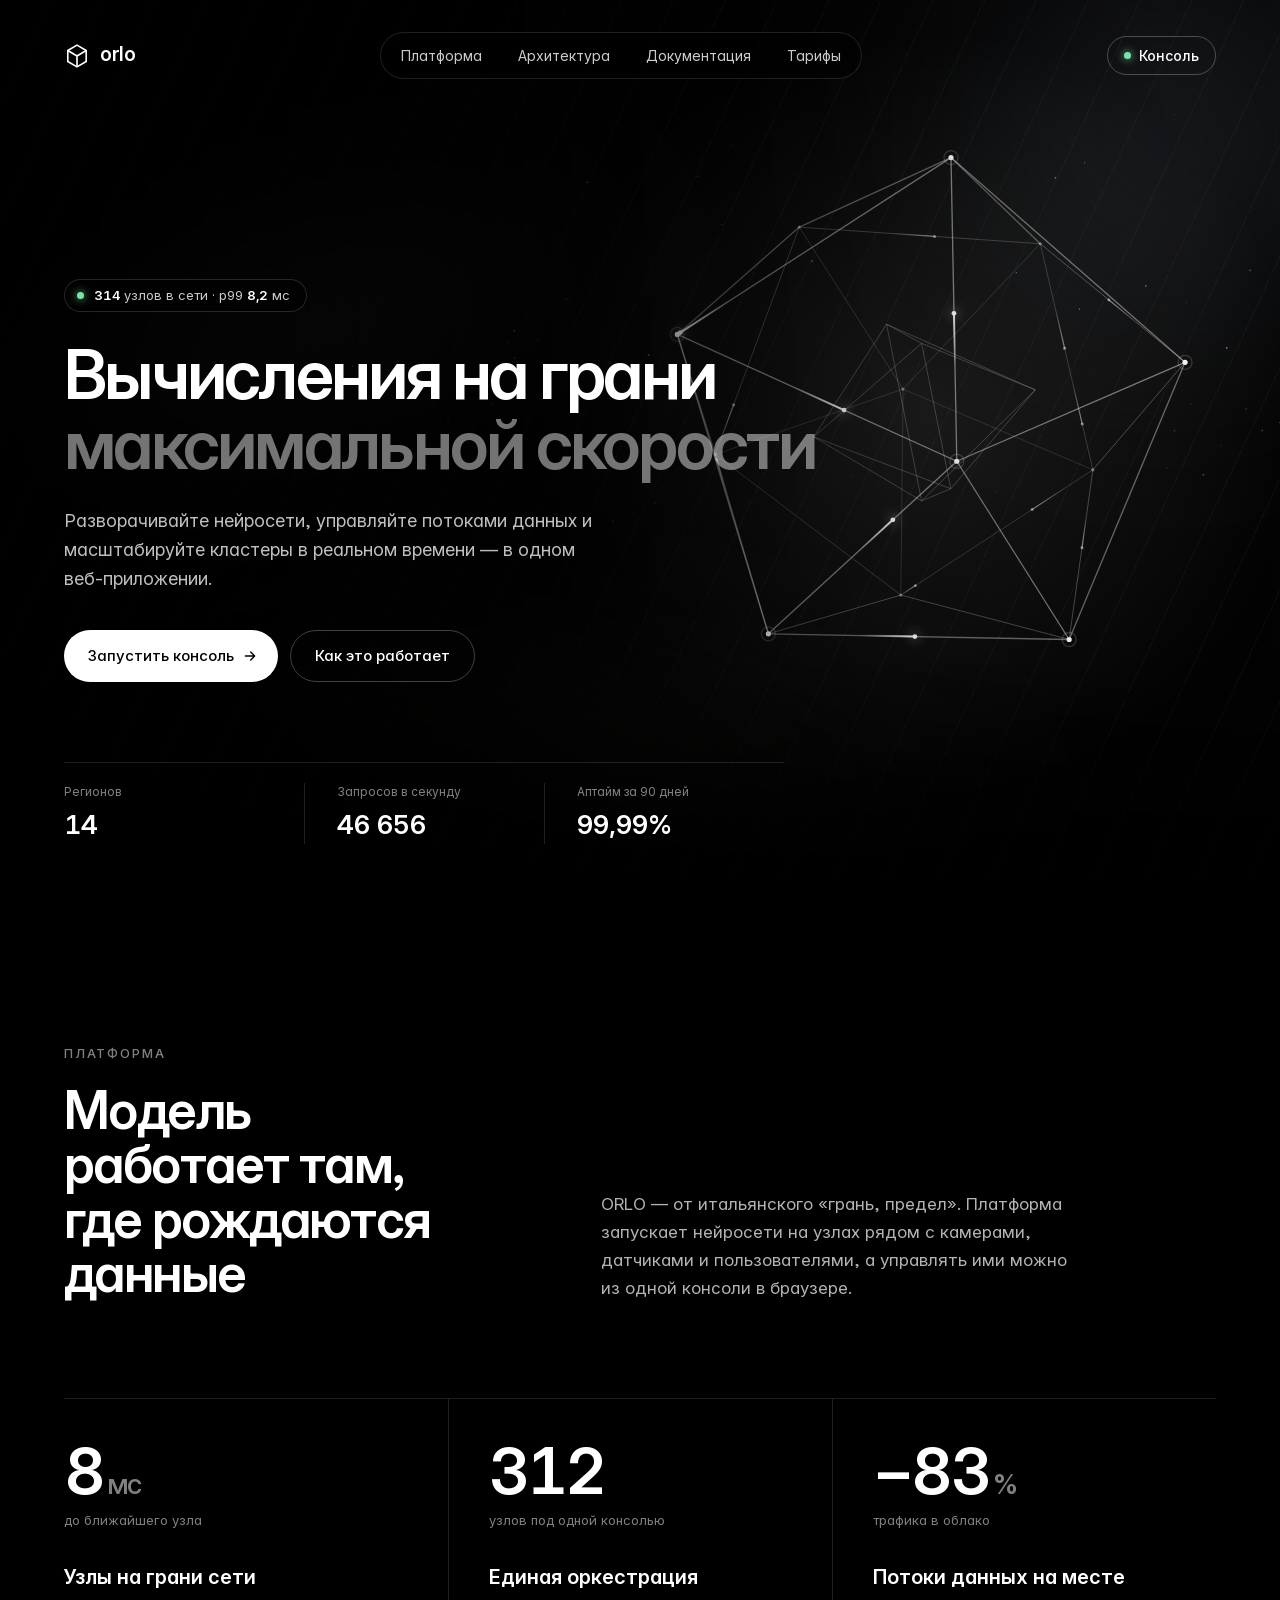
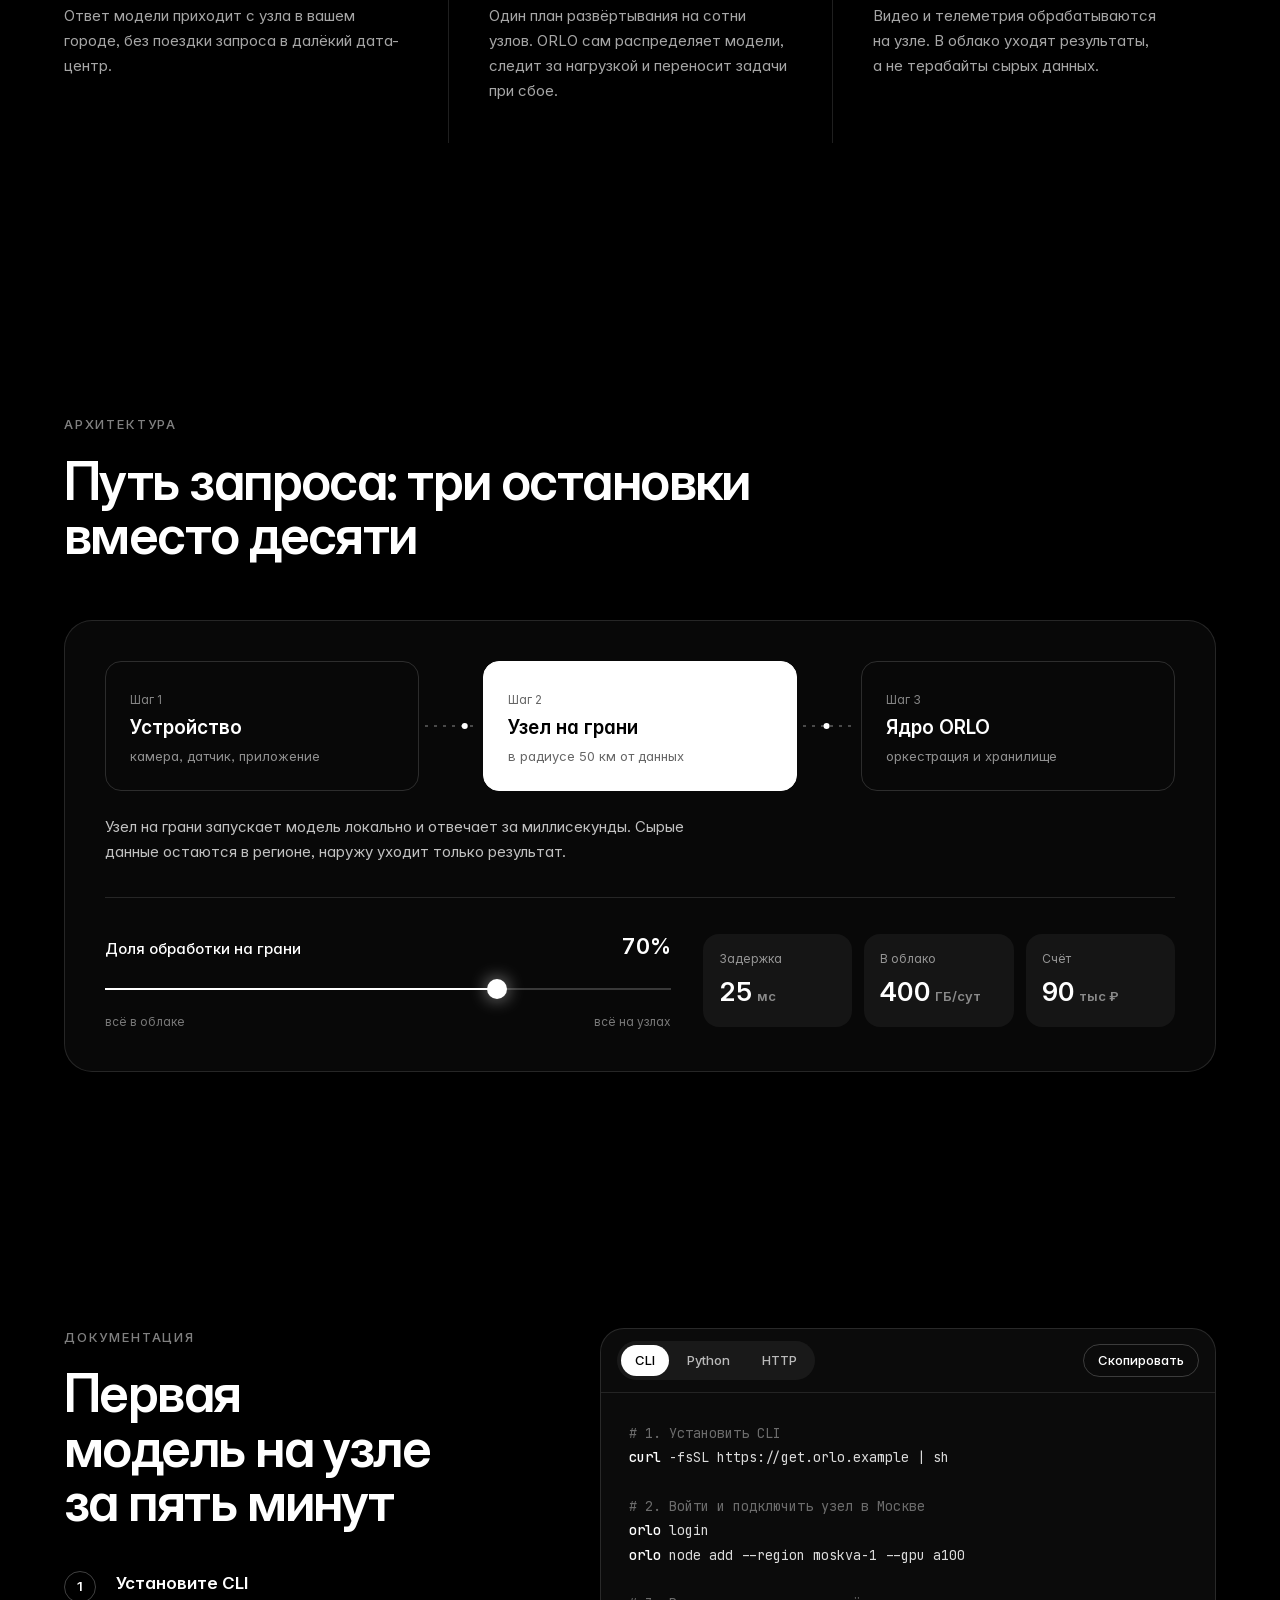
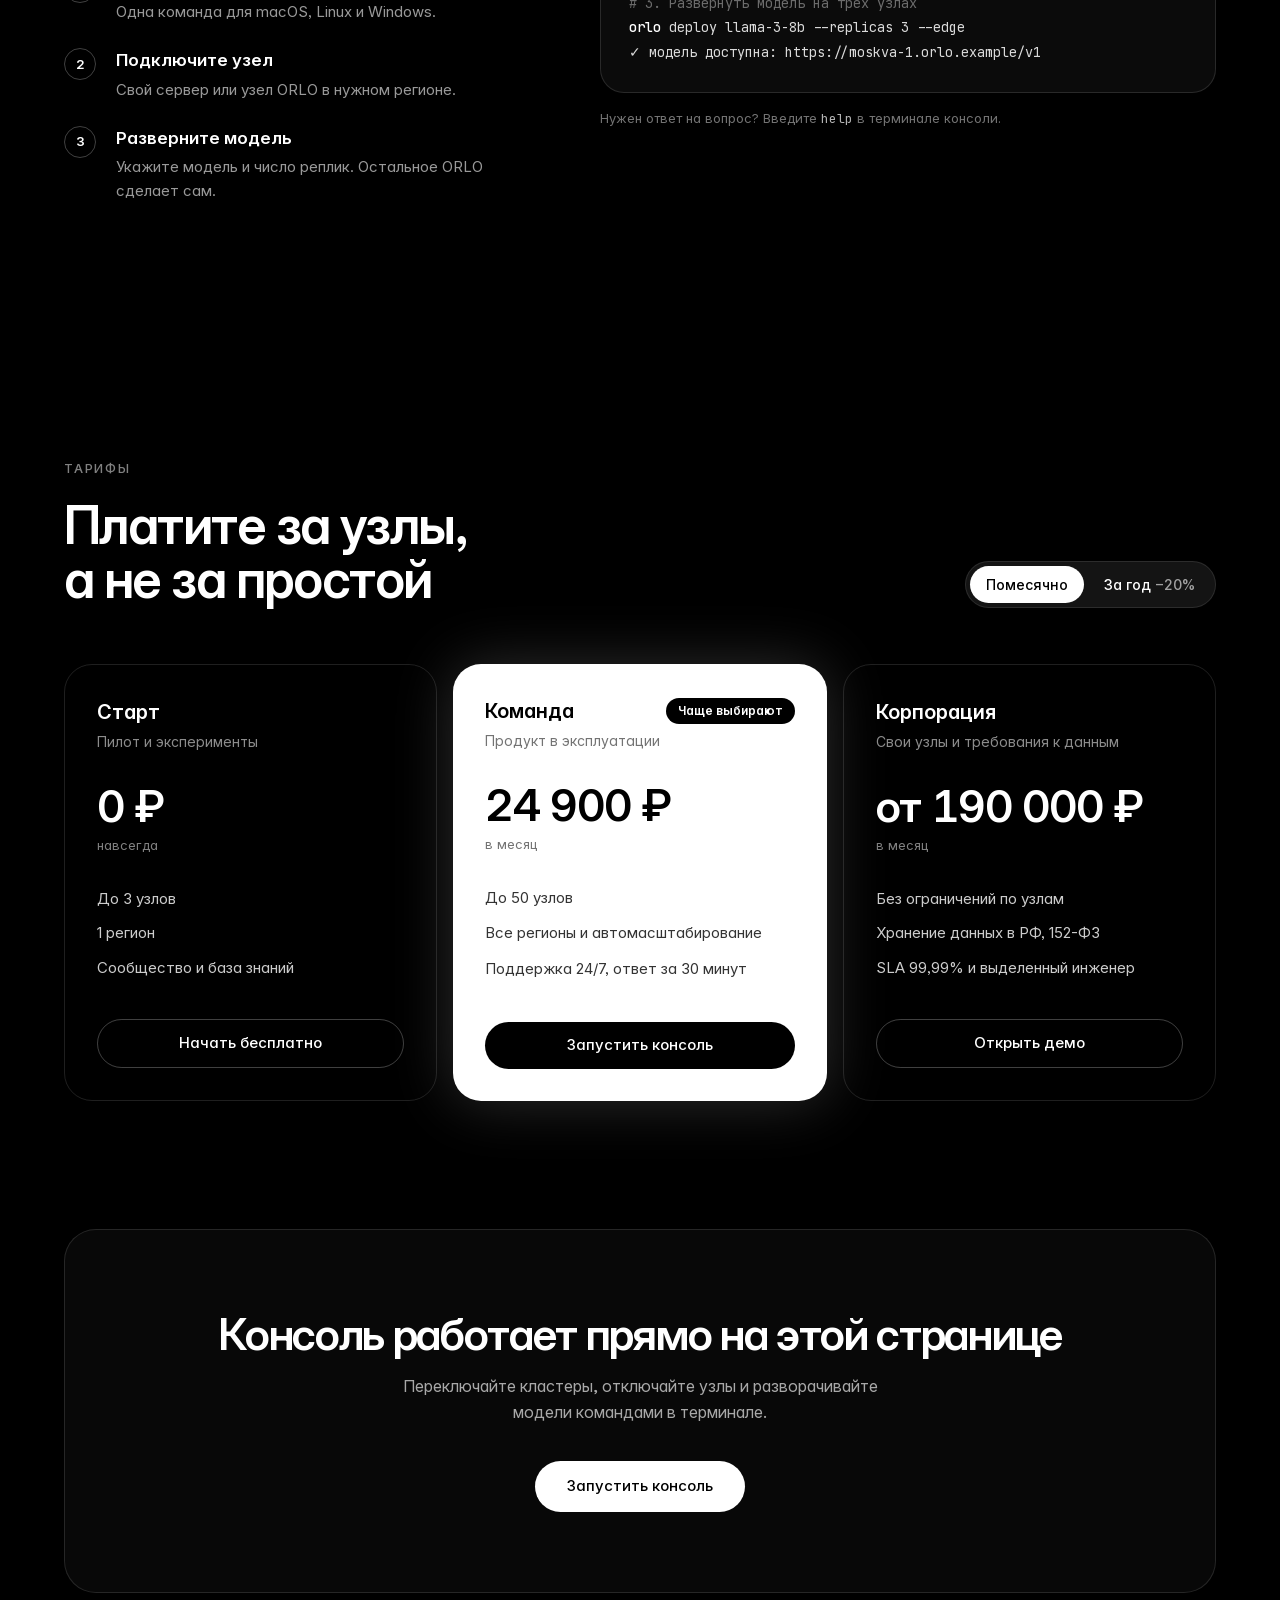
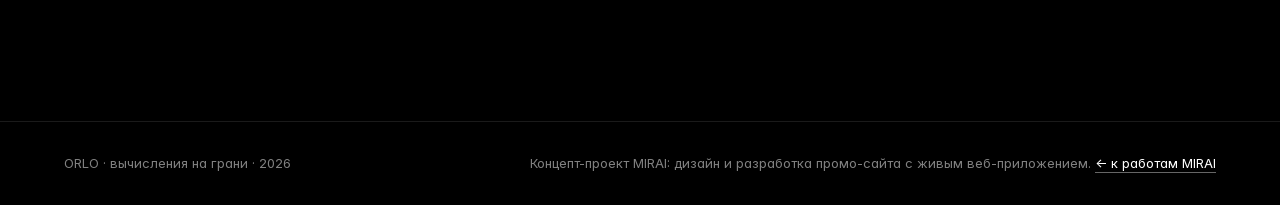
<file: works/orlo/index.html>
<!doctype html>
<html lang="ru">
<head>
<meta charset="utf-8">
<meta name="viewport" content="width=device-width,initial-scale=1,viewport-fit=cover">
<title>ORLO — вычисления на грани</title>
<meta name="claude:viewport-fit-sides" content="cover">
<meta name="description" content="ORLO — облачная платформа для запуска нейросетей на узлах рядом с данными. Концепт-проект MIRAI: промо-сайт и живое веб-приложение.">
<meta name="theme-color" content="#000000">
<meta property="og:title" content="ORLO — вычисления на грани">
<meta property="og:description" content="Промо-сайт и живая консоль платформы граничных вычислений. Концепт MIRAI.">
<meta property="og:image" content="https://qweqwasdd.github.io/MIRAISTUDIO/img/orlo.jpg">
<link rel="icon" href="data:image/svg+xml,%3Csvg xmlns='http://www.w3.org/2000/svg' viewBox='0 0 32 32'%3E%3Crect width='32' height='32' rx='16' fill='%23000'/%3E%3Cpath d='M16 6 25 11v10l-9 5-9-5V11z' fill='none' stroke='white' stroke-width='1.8' stroke-linejoin='round'/%3E%3Cpath d='M16 16v10M16 16l9-5M16 16 7 11' stroke='white' stroke-width='1.8' stroke-linejoin='round'/%3E%3C/svg%3E">
<link rel="preload" href="fonts/inter-var.woff2" as="font" type="font/woff2" crossorigin>
<style>
@font-face{font-family:"Inter";src:url(fonts/inter-var.woff2) format("woff2");font-weight:100 900;font-display:swap}
@font-face{font-family:"JetBrains Mono";src:url(../../fonts/jetbrainsmono.woff2) format("woff2"),url(../../fonts/jetbrainsmono.woff) format("woff");font-weight:400 500;font-display:swap}
</style>
<style>*,:after,:before{--tw-border-spacing-x:0;--tw-border-spacing-y:0;--tw-translate-x:0;--tw-translate-y:0;--tw-rotate:0;--tw-skew-x:0;--tw-skew-y:0;--tw-scale-x:1;--tw-scale-y:1;--tw-pan-x: ;--tw-pan-y: ;--tw-pinch-zoom: ;--tw-scroll-snap-strictness:proximity;--tw-gradient-from-position: ;--tw-gradient-via-position: ;--tw-gradient-to-position: ;--tw-ordinal: ;--tw-slashed-zero: ;--tw-numeric-figure: ;--tw-numeric-spacing: ;--tw-numeric-fraction: ;--tw-ring-inset: ;--tw-ring-offset-width:0px;--tw-ring-offset-color:#fff;--tw-ring-color:rgba(59,130,246,.5);--tw-ring-offset-shadow:0 0 #0000;--tw-ring-shadow:0 0 #0000;--tw-shadow:0 0 #0000;--tw-shadow-colored:0 0 #0000;--tw-blur: ;--tw-brightness: ;--tw-contrast: ;--tw-grayscale: ;--tw-hue-rotate: ;--tw-invert: ;--tw-saturate: ;--tw-sepia: ;--tw-drop-shadow: ;--tw-backdrop-blur: ;--tw-backdrop-brightness: ;--tw-backdrop-contrast: ;--tw-backdrop-grayscale: ;--tw-backdrop-hue-rotate: ;--tw-backdrop-invert: ;--tw-backdrop-opacity: ;--tw-backdrop-saturate: ;--tw-backdrop-sepia: ;--tw-contain-size: ;--tw-contain-layout: ;--tw-contain-paint: ;--tw-contain-style: }::backdrop{--tw-border-spacing-x:0;--tw-border-spacing-y:0;--tw-translate-x:0;--tw-translate-y:0;--tw-rotate:0;--tw-skew-x:0;--tw-skew-y:0;--tw-scale-x:1;--tw-scale-y:1;--tw-pan-x: ;--tw-pan-y: ;--tw-pinch-zoom: ;--tw-scroll-snap-strictness:proximity;--tw-gradient-from-position: ;--tw-gradient-via-position: ;--tw-gradient-to-position: ;--tw-ordinal: ;--tw-slashed-zero: ;--tw-numeric-figure: ;--tw-numeric-spacing: ;--tw-numeric-fraction: ;--tw-ring-inset: ;--tw-ring-offset-width:0px;--tw-ring-offset-color:#fff;--tw-ring-color:rgba(59,130,246,.5);--tw-ring-offset-shadow:0 0 #0000;--tw-ring-shadow:0 0 #0000;--tw-shadow:0 0 #0000;--tw-shadow-colored:0 0 #0000;--tw-blur: ;--tw-brightness: ;--tw-contrast: ;--tw-grayscale: ;--tw-hue-rotate: ;--tw-invert: ;--tw-saturate: ;--tw-sepia: ;--tw-drop-shadow: ;--tw-backdrop-blur: ;--tw-backdrop-brightness: ;--tw-backdrop-contrast: ;--tw-backdrop-grayscale: ;--tw-backdrop-hue-rotate: ;--tw-backdrop-invert: ;--tw-backdrop-opacity: ;--tw-backdrop-saturate: ;--tw-backdrop-sepia: ;--tw-contain-size: ;--tw-contain-layout: ;--tw-contain-paint: ;--tw-contain-style: }/*! tailwindcss v3.4.17 | MIT License | https://tailwindcss.com*/*,:after,:before{border:0 solid #e5e7eb;box-sizing:border-box}:after,:before{--tw-content:""}:host,html{line-height:1.5;-webkit-text-size-adjust:100%;font-family:Inter,system-ui,Segoe UI,Roboto,sans-serif;font-feature-settings:normal;font-variation-settings:normal;-moz-tab-size:4;-o-tab-size:4;tab-size:4;-webkit-tap-highlight-color:transparent}body{line-height:inherit;margin:0}hr{border-top-width:1px;color:inherit;height:0}abbr:where([title]){-webkit-text-decoration:underline dotted;text-decoration:underline dotted}h1,h2,h3,h4,h5,h6{font-size:inherit;font-weight:inherit}a{color:inherit;text-decoration:inherit}b,strong{font-weight:bolder}code,kbd,pre,samp{font-family:ui-monospace,SFMono-Regular,Menlo,Monaco,Consolas,Liberation Mono,Courier New,monospace;font-feature-settings:normal;font-size:1em;font-variation-settings:normal}small{font-size:80%}sub,sup{font-size:75%;line-height:0;position:relative;vertical-align:baseline}sub{bottom:-.25em}sup{top:-.5em}table{border-collapse:collapse;border-color:inherit;text-indent:0}button,input,optgroup,select,textarea{color:inherit;font-family:inherit;font-feature-settings:inherit;font-size:100%;font-variation-settings:inherit;font-weight:inherit;letter-spacing:inherit;line-height:inherit;margin:0;padding:0}button,select{text-transform:none}button,input:where([type=button]),input:where([type=reset]),input:where([type=submit]){-webkit-appearance:button;background-color:transparent;background-image:none}:-moz-focusring{outline:auto}:-moz-ui-invalid{box-shadow:none}progress{vertical-align:baseline}::-webkit-inner-spin-button,::-webkit-outer-spin-button{height:auto}[type=search]{-webkit-appearance:textfield;outline-offset:-2px}::-webkit-search-decoration{-webkit-appearance:none}::-webkit-file-upload-button{-webkit-appearance:button;font:inherit}summary{display:list-item}blockquote,dd,dl,figure,h1,h2,h3,h4,h5,h6,hr,p,pre{margin:0}fieldset{margin:0}fieldset,legend{padding:0}menu,ol,ul{list-style:none;margin:0;padding:0}dialog{padding:0}textarea{resize:vertical}input::-moz-placeholder,textarea::-moz-placeholder{color:#9ca3af;opacity:1}input::placeholder,textarea::placeholder{color:#9ca3af;opacity:1}[role=button],button{cursor:pointer}:disabled{cursor:default}audio,canvas,embed,iframe,img,object,svg,video{display:block;vertical-align:middle}img,video{height:auto;max-width:100%}[hidden]:where(:not([hidden=until-found])){display:none}.pointer-events-none{pointer-events:none}.fixed{position:fixed}.absolute{position:absolute}.relative{position:relative}.inset-0{inset:0}.z-10{z-index:10}.z-20{z-index:20}.z-50{z-index:50}.z-\[60\]{z-index:60}.order-3{order:3}.mx-auto{margin-left:auto;margin-right:auto}.mb-3{margin-bottom:.75rem}.mb-5{margin-bottom:1.25rem}.mb-7{margin-bottom:1.75rem}.mb-9{margin-bottom:2.25rem}.ml-0\.5{margin-left:.125rem}.ml-1{margin-left:.25rem}.mt-0\.5{margin-top:.125rem}.mt-1{margin-top:.25rem}.mt-1\.5{margin-top:.375rem}.mt-10{margin-top:2.5rem}.mt-14{margin-top:3.5rem}.mt-16{margin-top:4rem}.mt-2{margin-top:.5rem}.mt-3{margin-top:.75rem}.mt-4{margin-top:1rem}.mt-6{margin-top:1.5rem}.mt-8{margin-top:2rem}.mt-9{margin-top:2.25rem}.block{display:block}.inline-block{display:inline-block}.flex{display:flex}.inline-flex{display:inline-flex}.grid{display:grid}.hidden{display:none}.h-10{height:2.5rem}.h-7{height:1.75rem}.h-8{height:2rem}.h-9{height:2.25rem}.h-\[100dvh\]{height:100dvh}.h-\[170px\]{height:170px}.h-full{height:100%}.min-h-0{min-height:0}.min-h-\[100dvh\]{min-height:100dvh}.min-h-\[190px\]{min-height:190px}.min-h-\[280px\]{min-height:280px}.min-h-\[3\.3em\]{min-height:3.3em}.min-h-screen{min-height:100vh}.w-10{width:2.5rem}.w-7{width:1.75rem}.w-8{width:2rem}.w-9{width:2.25rem}.w-full{width:100%}.min-w-0{min-width:0}.max-w-\[1180px\]{max-width:1180px}.max-w-\[1280px\]{max-width:1280px}.max-w-\[48ch\]{max-width:48ch}.max-w-\[52ch\]{max-width:52ch}.max-w-\[560px\]{max-width:560px}.max-w-\[640px\]{max-width:640px}.max-w-\[70ch\]{max-width:70ch}.max-w-\[720px\]{max-width:720px}.max-w-\[780px\]{max-width:780px}.flex-1{flex:1 1 0%}.flex-none{flex:none}.transform{transform:translate(var(--tw-translate-x),var(--tw-translate-y)) rotate(var(--tw-rotate)) skewX(var(--tw-skew-x)) skewY(var(--tw-skew-y)) scaleX(var(--tw-scale-x)) scaleY(var(--tw-scale-y))}.resize{resize:both}.grid-cols-2{grid-template-columns:repeat(2,minmax(0,1fr))}.grid-cols-3{grid-template-columns:repeat(3,minmax(0,1fr))}.grid-cols-\[auto_1fr_auto\]{grid-template-columns:auto 1fr auto}.flex-col{flex-direction:column}.flex-wrap{flex-wrap:wrap}.items-end{align-items:flex-end}.items-center{align-items:center}.items-baseline{align-items:baseline}.items-stretch{align-items:stretch}.justify-center{justify-content:center}.justify-between{justify-content:space-between}.gap-1{gap:.25rem}.gap-1\.5{gap:.375rem}.gap-12{gap:3rem}.gap-2{gap:.5rem}.gap-2\.5{gap:.625rem}.gap-3{gap:.75rem}.gap-4{gap:1rem}.gap-5{gap:1.25rem}.gap-6{gap:1.5rem}.gap-7{gap:1.75rem}.gap-8{gap:2rem}.overflow-hidden{overflow:hidden}.overflow-x-auto{overflow-x:auto}.overflow-y-auto{overflow-y:auto}.overflow-x-hidden{overflow-x:hidden}.truncate{overflow:hidden;text-overflow:ellipsis}.truncate,.whitespace-nowrap{white-space:nowrap}.rounded-2xl{border-radius:1rem}.rounded-\[24px\]{border-radius:24px}.rounded-\[28px\]{border-radius:28px}.rounded-\[32px\]{border-radius:32px}.rounded-full{border-radius:9999px}.rounded-lg{border-radius:.5rem}.border{border-width:1px}.border-b{border-bottom-width:1px}.border-l{border-left-width:1px}.border-t{border-top-width:1px}.border-white\/10{border-color:hsla(0,0%,100%,.1)}.border-white\/12{border-color:hsla(0,0%,100%,.12)}.border-white\/15{border-color:hsla(0,0%,100%,.15)}.border-white\/20{border-color:hsla(0,0%,100%,.2)}.border-white\/25{border-color:hsla(0,0%,100%,.25)}.border-white\/\[\.06\]{border-color:hsla(0,0%,100%,.06)}.bg-\[\#0b0b0b\]{--tw-bg-opacity:1;background-color:rgb(11 11 11/var(--tw-bg-opacity,1))}.bg-\[var\(--ok\)\]{background-color:var(--ok)}.bg-black{--tw-bg-opacity:1;background-color:rgb(0 0 0/var(--tw-bg-opacity,1))}.bg-black\/30{background-color:rgba(0,0,0,.3)}.bg-black\/35{background-color:rgba(0,0,0,.35)}.bg-black\/55{background-color:rgba(0,0,0,.55)}.bg-black\/60{background-color:rgba(0,0,0,.6)}.bg-black\/85{background-color:rgba(0,0,0,.85)}.bg-transparent{background-color:transparent}.bg-white{--tw-bg-opacity:1;background-color:rgb(255 255 255/var(--tw-bg-opacity,1))}.bg-white\/10{background-color:hsla(0,0%,100%,.1)}.bg-white\/15{background-color:hsla(0,0%,100%,.15)}.bg-white\/\[\.03\]{background-color:hsla(0,0%,100%,.03)}.bg-white\/\[\.05\]{background-color:hsla(0,0%,100%,.05)}.bg-white\/\[\.06\]{background-color:hsla(0,0%,100%,.06)}.bg-white\/\[\.07\]{background-color:hsla(0,0%,100%,.07)}.bg-white\/\[\.08\]{background-color:hsla(0,0%,100%,.08)}.bg-gradient-to-b{background-image:linear-gradient(to bottom,var(--tw-gradient-stops))}.from-black\/70{--tw-gradient-from:rgba(0,0,0,.7) var(--tw-gradient-from-position);--tw-gradient-to:transparent var(--tw-gradient-to-position);--tw-gradient-stops:var(--tw-gradient-from),var(--tw-gradient-to)}.via-black\/90{--tw-gradient-to:transparent var(--tw-gradient-to-position);--tw-gradient-stops:var(--tw-gradient-from),rgba(0,0,0,.9) var(--tw-gradient-via-position),var(--tw-gradient-to)}.to-black{--tw-gradient-to:#000 var(--tw-gradient-to-position)}.p-1{padding:.25rem}.p-4{padding:1rem}.p-5{padding:1.25rem}.p-7{padding:1.75rem}.px-2{padding-left:.5rem;padding-right:.5rem}.px-2\.5{padding-left:.625rem;padding-right:.625rem}.px-3{padding-left:.75rem;padding-right:.75rem}.px-3\.5{padding-left:.875rem;padding-right:.875rem}.px-4{padding-left:1rem;padding-right:1rem}.px-6{padding-left:1.5rem;padding-right:1.5rem}.px-8{padding-left:2rem;padding-right:2rem}.py-0\.5{padding-bottom:.125rem;padding-top:.125rem}.py-1{padding-bottom:.25rem;padding-top:.25rem}.py-1\.5{padding-bottom:.375rem;padding-top:.375rem}.py-10{padding-bottom:2.5rem;padding-top:2.5rem}.py-14{padding-bottom:3.5rem;padding-top:3.5rem}.py-2{padding-bottom:.5rem;padding-top:.5rem}.py-2\.5{padding-bottom:.625rem;padding-top:.625rem}.py-24{padding-bottom:6rem;padding-top:6rem}.py-3{padding-bottom:.75rem;padding-top:.75rem}.py-3\.5{padding-bottom:.875rem;padding-top:.875rem}.py-6{padding-bottom:1.5rem;padding-top:1.5rem}.py-8{padding-bottom:2rem;padding-top:2rem}.pb-10{padding-bottom:2.5rem}.pb-24{padding-bottom:6rem}.pl-3{padding-left:.75rem}.pl-4{padding-left:1rem}.pl-6{padding-left:1.5rem}.pr-4{padding-right:1rem}.pr-5{padding-right:1.25rem}.pt-16{padding-top:4rem}.pt-4{padding-top:1rem}.pt-5{padding-top:1.25rem}.pt-6{padding-top:1.5rem}.pt-8{padding-top:2rem}.text-left{text-align:left}.text-center{text-align:center}.text-\[11\.5px\]{font-size:11.5px}.text-\[12\.5px\]{font-size:12.5px}.text-\[12px\]{font-size:12px}.text-\[13\.5px\]{font-size:13.5px}.text-\[13px\]{font-size:13px}.text-\[14px\]{font-size:14px}.text-\[15px\]{font-size:15px}.text-\[16px\]{font-size:16px}.text-\[17px\]{font-size:17px}.text-\[19px\]{font-size:19px}.text-\[20px\]{font-size:20px}.text-\[22px\]{font-size:22px}.text-\[26px\]{font-size:26px}.text-\[28px\]{font-size:28px}.text-\[30px\]{font-size:30px}.text-\[34px\]{font-size:34px}.text-\[40px\]{font-size:40px}.text-\[44px\]{font-size:44px}.text-\[56px\]{font-size:56px}.font-medium{font-weight:500}.font-semibold{font-weight:600}.uppercase{text-transform:uppercase}.leading-\[1\.02\]{line-height:1.02}.leading-\[1\.05\]{line-height:1.05}.leading-\[1\.1\]{line-height:1.1}.leading-\[1\.65\]{line-height:1.65}.leading-\[1\.6\]{line-height:1.6}.leading-\[1\.7\]{line-height:1.7}.leading-\[1\.8\]{line-height:1.8}.leading-none{line-height:1}.tracking-\[-0\.02em\]{letter-spacing:-.02em}.tracking-\[-0\.03em\]{letter-spacing:-.03em}.tracking-\[-0\.04em\]{letter-spacing:-.04em}.tracking-\[\.14em\]{letter-spacing:.14em}.tracking-normal{letter-spacing:0}.tracking-wider{letter-spacing:.05em}.text-black{--tw-text-opacity:1;color:rgb(0 0 0/var(--tw-text-opacity,1))}.text-black\/55{color:rgba(0,0,0,.55)}.text-black\/80{color:rgba(0,0,0,.8)}.text-white{--tw-text-opacity:1;color:rgb(255 255 255/var(--tw-text-opacity,1))}.text-white\/35{color:hsla(0,0%,100%,.35)}.text-white\/40{color:hsla(0,0%,100%,.4)}.text-white\/45{color:hsla(0,0%,100%,.45)}.text-white\/50{color:hsla(0,0%,100%,.5)}.text-white\/55{color:hsla(0,0%,100%,.55)}.text-white\/60{color:hsla(0,0%,100%,.6)}.text-white\/65{color:hsla(0,0%,100%,.65)}.text-white\/70{color:hsla(0,0%,100%,.7)}.text-white\/75{color:hsla(0,0%,100%,.75)}.text-white\/80{color:hsla(0,0%,100%,.8)}.text-white\/85{color:hsla(0,0%,100%,.85)}.underline{text-decoration-line:underline}.decoration-white\/40{text-decoration-color:hsla(0,0%,100%,.4)}.underline-offset-4{text-underline-offset:4px}.antialiased{-webkit-font-smoothing:antialiased;-moz-osx-font-smoothing:grayscale}.opacity-0{opacity:0}.opacity-60{opacity:.6}.shadow-\[0_0_60px_rgba\(255\2c 255\2c 255\2c \.18\)\]{--tw-shadow:0 0 60px hsla(0,0%,100%,.18);--tw-shadow-colored:0 0 60px var(--tw-shadow-color)}.shadow-\[0_0_60px_rgba\(255\2c 255\2c 255\2c \.18\)\],.shadow-\[0_0_8px_var\(--ok\)\]{box-shadow:var(--tw-ring-offset-shadow,0 0 #0000),var(--tw-ring-shadow,0 0 #0000),var(--tw-shadow)}.shadow-\[0_0_8px_var\(--ok\)\]{--tw-shadow:0 0 8px var(--ok);--tw-shadow-colored:0 0 8px var(--tw-shadow-color)}.outline-none{outline:2px solid transparent;outline-offset:2px}.filter{filter:var(--tw-blur) var(--tw-brightness) var(--tw-contrast) var(--tw-grayscale) var(--tw-hue-rotate) var(--tw-invert) var(--tw-saturate) var(--tw-sepia) var(--tw-drop-shadow)}.backdrop-blur-md{--tw-backdrop-blur:blur(12px)}.backdrop-blur-md,.backdrop-blur-sm{-webkit-backdrop-filter:var(--tw-backdrop-blur) var(--tw-backdrop-brightness) var(--tw-backdrop-contrast) var(--tw-backdrop-grayscale) var(--tw-backdrop-hue-rotate) var(--tw-backdrop-invert) var(--tw-backdrop-opacity) var(--tw-backdrop-saturate) var(--tw-backdrop-sepia);backdrop-filter:var(--tw-backdrop-blur) var(--tw-backdrop-brightness) var(--tw-backdrop-contrast) var(--tw-backdrop-grayscale) var(--tw-backdrop-hue-rotate) var(--tw-backdrop-invert) var(--tw-backdrop-opacity) var(--tw-backdrop-saturate) var(--tw-backdrop-sepia)}.backdrop-blur-sm{--tw-backdrop-blur:blur(4px)}.backdrop-blur-xl{--tw-backdrop-blur:blur(24px);-webkit-backdrop-filter:var(--tw-backdrop-blur) var(--tw-backdrop-brightness) var(--tw-backdrop-contrast) var(--tw-backdrop-grayscale) var(--tw-backdrop-hue-rotate) var(--tw-backdrop-invert) var(--tw-backdrop-opacity) var(--tw-backdrop-saturate) var(--tw-backdrop-sepia);backdrop-filter:var(--tw-backdrop-blur) var(--tw-backdrop-brightness) var(--tw-backdrop-contrast) var(--tw-backdrop-grayscale) var(--tw-backdrop-hue-rotate) var(--tw-backdrop-invert) var(--tw-backdrop-opacity) var(--tw-backdrop-saturate) var(--tw-backdrop-sepia)}.transition-colors{transition-duration:.15s;transition-property:color,background-color,border-color,text-decoration-color,fill,stroke;transition-timing-function:cubic-bezier(.4,0,.2,1)}.transition-opacity{transition-duration:.15s;transition-property:opacity;transition-timing-function:cubic-bezier(.4,0,.2,1)}.ease-in-out{transition-timing-function:cubic-bezier(.4,0,.2,1)}.\[text-wrap\:balance\]{text-wrap:balance}.placeholder\:text-white\/30::-moz-placeholder{color:hsla(0,0%,100%,.3)}.placeholder\:text-white\/30::placeholder{color:hsla(0,0%,100%,.3)}.last\:border-0:last-child{border-width:0}.hover\:bg-black\/80:hover{background-color:rgba(0,0,0,.8)}.hover\:bg-white\/10:hover{background-color:hsla(0,0%,100%,.1)}.hover\:bg-white\/20:hover{background-color:hsla(0,0%,100%,.2)}.hover\:text-white:hover{--tw-text-opacity:1;color:rgb(255 255 255/var(--tw-text-opacity,1))}.hover\:decoration-white:hover{text-decoration-color:#fff}@media (min-width:640px){.sm\:inline{display:inline}.sm\:text-\[56px\]{font-size:56px}}@media (min-width:768px){.md\:order-none{order:0}.md\:mt-20{margin-top:5rem}.md\:mt-24{margin-top:6rem}.md\:block{display:block}.md\:flex{display:flex}.md\:inline-flex{display:inline-flex}.md\:hidden{display:none}.md\:h-auto{height:auto}.md\:max-h-\[min\(860px\2c calc\(100dvh-48px\)\)\]{max-height:min(860px,calc(100dvh - 48px))}.md\:w-auto{width:auto}.md\:grid-cols-3{grid-template-columns:repeat(3,minmax(0,1fr))}.md\:grid-cols-\[1fr_1\.3fr\]{grid-template-columns:1fr 1.3fr}.md\:items-center{align-items:center}.md\:gap-16{gap:4rem}.md\:rounded-\[28px\]{border-radius:28px}.md\:border-b-0{border-bottom-width:0}.md\:border-l{border-left-width:1px}.md\:p-10{padding:2.5rem}.md\:p-5{padding:1.25rem}.md\:p-6{padding:1.5rem}.md\:p-7{padding:1.75rem}.md\:p-8{padding:2rem}.md\:px-10{padding-left:2.5rem;padding-right:2.5rem}.md\:px-6{padding-left:1.5rem;padding-right:1.5rem}.md\:py-20{padding-bottom:5rem;padding-top:5rem}.md\:py-32{padding-bottom:8rem;padding-top:8rem}.md\:py-36{padding-bottom:9rem;padding-top:9rem}.md\:pb-14{padding-bottom:3.5rem}.md\:pb-32{padding-bottom:8rem}.md\:pl-10{padding-left:2.5rem}.md\:pl-8{padding-left:2rem}.md\:pr-10{padding-right:2.5rem}.md\:pt-8{padding-top:2rem}.md\:text-\[18px\]{font-size:18px}.md\:text-\[26px\]{font-size:26px}.md\:text-\[44px\]{font-size:44px}.md\:text-\[52px\]{font-size:52px}.md\:text-\[64px\]{font-size:64px}.md\:text-\[68px\]{font-size:68px}}@media (min-width:1024px){.lg\:grid-cols-4{grid-template-columns:repeat(4,minmax(0,1fr))}.lg\:grid-cols-\[1\.2fr_1fr\]{grid-template-columns:1.2fr 1fr}.lg\:grid-cols-\[1fr_1\.35fr\]{grid-template-columns:1fr 1.35fr}.lg\:grid-cols-\[minmax\(0\2c 1\.55fr\)_minmax\(0\2c 1fr\)\]{grid-template-columns:minmax(0,1.55fr) minmax(0,1fr)}.lg\:gap-20{gap:5rem}}</style>
<style>
/* Кинематографичный монохром: чёрный, белый, свечение. Один акцент — белый свет; цвет только у статусов. */
:root{
  --bg:#000; --ink:#fff; --soft:rgba(255,255,255,.72); --dim:rgba(255,255,255,.48); --line:rgba(255,255,255,.12);
  --ok:#7ee2a8; --warn:#f2c46b; --bad:#ff8a7a;
  --ease:cubic-bezier(.22,1,.36,1);
  color-scheme:dark;
}
html{scroll-behavior:smooth;-webkit-text-size-adjust:100%}
body{background:var(--bg);color:var(--ink);font-family:"Inter",system-ui,"Segoe UI",Roboto,sans-serif;font-feature-settings:"cv11","ss03"}
::selection{background:#fff;color:#000}
.tnum{font-variant-numeric:tabular-nums}
.mono{font-family:"JetBrains Mono",ui-monospace,Consolas,"Liberation Mono",monospace}
:focus-visible{outline:2px solid #fff;outline-offset:3px}
#termIn:focus-visible{outline:none}
.gut{padding-left:max(24px,env(safe-area-inset-left,0px));padding-right:max(24px,env(safe-area-inset-right,0px))}
@media (min-width:768px){.gut{padding-left:max(64px,env(safe-area-inset-left,0px));padding-right:max(64px,env(safe-area-inset-right,0px))}}

/* ---- фон: видео + запасной «свет на грани», если видео не загрузится ---- */
.bg-fallback{position:fixed;inset:0;z-index:-20;overflow:hidden;background:#030303}
.bg-fallback i{position:absolute;border-radius:50%;filter:blur(70px);opacity:.28;mix-blend-mode:screen}
.bg-fallback i:nth-child(1){width:60vmax;height:22vmax;left:-10vmax;top:22%;background:radial-gradient(closest-side,rgba(255,255,255,.55),transparent);transform:rotate(-14deg);animation:drift1 22s ease-in-out infinite alternate}
.bg-fallback i:nth-child(2){width:46vmax;height:46vmax;right:-14vmax;top:-12vmax;background:radial-gradient(closest-side,rgba(170,186,214,.5),transparent);animation:drift2 26s ease-in-out infinite alternate}
.bg-fallback i:nth-child(3){width:70vmax;height:16vmax;left:10vmax;bottom:6%;background:radial-gradient(closest-side,rgba(222,214,200,.35),transparent);transform:rotate(8deg);animation:drift1 30s ease-in-out infinite alternate-reverse}
.bg-fallback::after{content:"";position:absolute;inset:0;background:repeating-linear-gradient(115deg,transparent 0 46px,rgba(255,255,255,.035) 46px 47px)}
@keyframes drift1{to{transform:translate(8vmax,-4vmax) rotate(-6deg)}}
@keyframes drift2{to{transform:translate(-10vmax,8vmax)}}
.hero-shade{background:linear-gradient(90deg,rgba(0,0,0,.92) 0%,rgba(0,0,0,.72) 38%,rgba(0,0,0,.15) 70%,transparent 100%),linear-gradient(0deg,#000 0%,transparent 28%)}
@media (max-width:767px){.hero-shade{background:linear-gradient(0deg,#000 8%,rgba(0,0,0,.72) 55%,rgba(0,0,0,.35) 100%)}}
#edge{opacity:0;transition:opacity 2s ease .2s}
#edge.on{opacity:1}

/* ---- пошаговая анимация ---- */
@keyframes wordFadeUp{from{opacity:0;transform:translateY(15px);filter:blur(6px)}to{opacity:1;transform:translateY(0);filter:blur(0)}}
@keyframes dropIn{from{opacity:0;transform:translateY(-18px);filter:blur(6px)}to{opacity:1;transform:none;filter:blur(0)}}
.word-wrap{animation:wordFadeUp .9s var(--ease) both}
.drop{animation:dropIn 1s var(--ease) both}
.rise{animation:wordFadeUp 1s var(--ease) both}
.cta{transition:box-shadow .35s var(--ease),transform .35s var(--ease),background .25s}
.cta:hover{box-shadow:0 0 32px rgba(255,255,255,.55);transform:translateY(-2px)}
.cta:active{transform:translateY(0)}
.ghost{transition:background .25s,border-color .25s}
.ghost:hover{background:rgba(255,255,255,.1);border-color:rgba(255,255,255,.5)}
.navlink{position:relative}
.navlink::after{content:"";position:absolute;left:0;right:0;bottom:-6px;height:1px;background:#fff;transform:scaleX(0);transform-origin:left;transition:transform .35s var(--ease)}
.navlink:hover::after{transform:scaleX(1)}

/* появление секций: элементы видимы по умолчанию, анимация только добавляется */
.js .reveal{transition:opacity 1s var(--ease),transform 1s var(--ease)}
.js .reveal.pre{opacity:0;transform:translateY(24px)}

/* мобильное меню */
#menu{transition:opacity .35s var(--ease),visibility 0s .35s}
#menu.open{transition:opacity .35s var(--ease),visibility 0s}
#menu:not(.open){opacity:0;visibility:hidden}
#menu a{transition:opacity .2s}
#menu.open li{animation:wordFadeUp .6s var(--ease) both}

/* архитектура */
.stage{transition:background .3s,border-color .3s,color .3s}
.stage[aria-pressed="true"]{background:#fff;color:#000;border-color:#fff}
.stage[aria-pressed="true"] .stage-sub{color:rgba(0,0,0,.6)}
.flow{stroke:rgba(255,255,255,.35);stroke-width:1.5;stroke-dasharray:3 6;animation:flow 1s linear infinite;fill:none}
@keyframes flow{to{stroke-dashoffset:-18}}
.range{-webkit-appearance:none;appearance:none;width:100%;height:28px;background:transparent;cursor:pointer;--p:70%}
.range::-webkit-slider-runnable-track{height:2px;background:linear-gradient(90deg,#fff var(--p),rgba(255,255,255,.2) var(--p))}
.range::-moz-range-track{height:2px;background:linear-gradient(90deg,#fff var(--p),rgba(255,255,255,.2) var(--p))}
.range::-webkit-slider-thumb{-webkit-appearance:none;width:20px;height:20px;border-radius:50%;background:#fff;margin-top:-9px;box-shadow:0 0 18px rgba(255,255,255,.6)}
.range::-moz-range-thumb{width:20px;height:20px;border:0;border-radius:50%;background:#fff;box-shadow:0 0 18px rgba(255,255,255,.6)}

/* код */
.code{white-space:pre;overflow-x:auto;tab-size:2}
.code .c{color:rgba(255,255,255,.4)}
.code .s{color:#e8dcc6}
.code .k{color:#fff;font-weight:500}
.tabbtn[aria-selected="true"]{background:#fff;color:#000}

/* тарифы */
.seg button[aria-pressed="true"]{background:#fff;color:#000}

/* ---- консоль (веб-приложение) ---- */
#console{transition:opacity .45s var(--ease),visibility 0s .45s}
#console.open{transition:opacity .45s var(--ease),visibility 0s}
#console:not(.open){opacity:0;visibility:hidden;pointer-events:none}
#console .win{transition:transform .6s var(--ease)}
#console:not(.open) .win{transform:translateY(28px) scale(.98)}
.glass{background:rgba(12,12,12,.62);-webkit-backdrop-filter:blur(28px) saturate(140%);backdrop-filter:blur(28px) saturate(140%);border:1px solid rgba(255,255,255,.14)}
.tile{background:rgba(255,255,255,.045);border:1px solid rgba(255,255,255,.09)}
.pill-on{background:#fff;color:#000}
.sw{position:relative;width:36px;height:20px;border-radius:999px;background:rgba(255,255,255,.18);transition:background .25s;flex:none}
.sw::after{content:"";position:absolute;top:2px;left:2px;width:16px;height:16px;border-radius:50%;background:#fff;transition:transform .3s var(--ease)}
.sw[aria-checked="true"]{background:var(--ok)}
.sw[aria-checked="true"]::after{transform:translateX(16px)}
.bar{height:4px;border-radius:2px;background:rgba(255,255,255,.12);overflow:hidden}
.bar i{display:block;height:100%;background:#fff;border-radius:2px;transition:width .8s var(--ease),background .4s}
.dot{width:7px;height:7px;border-radius:50%;flex:none}
.term{scrollbar-width:thin;scrollbar-color:rgba(255,255,255,.2) transparent}
.term .ln{animation:wordFadeUp .35s var(--ease) both;white-space:pre-wrap;word-break:break-word}
.chip{transition:background .2s,border-color .2s}
.chip:hover{background:rgba(255,255,255,.12);border-color:rgba(255,255,255,.35)}
.caret{display:inline-block;width:8px;height:15px;background:#fff;vertical-align:-2px;animation:blinkc 1s steps(2) infinite}
@keyframes blinkc{50%{opacity:0}}
.flash{animation:flashv .9s ease}
@keyframes flashv{0%{color:#fff;text-shadow:0 0 14px rgba(255,255,255,.9)}100%{text-shadow:none}}

@media (prefers-reduced-motion:reduce){
  *,*::before,*::after{animation-duration:.01ms!important;animation-delay:0s!important;animation-iteration-count:1!important;transition-duration:.01ms!important;scroll-behavior:auto!important}
  .word-wrap{opacity:1!important}
}
</style>
</head>
<body class="min-h-screen text-white bg-black antialiased overflow-x-hidden">

<!-- фон под всей страницей -->
<div class="bg-fallback" aria-hidden="true"><i></i><i></i><i></i></div>

<!-- HERO: своя генеративная «грань» вместо видео; рисуется кодом, поэтому у анимации нет начала и конца -->
<section class="relative min-h-[100dvh] flex flex-col overflow-hidden" id="top">
  <canvas id="edge" class="absolute inset-0 w-full h-full" aria-hidden="true"></canvas>
  <div class="hero-shade absolute inset-0 pointer-events-none"></div>

  <header class="relative z-20 gut pt-6 md:pt-8 flex items-center justify-between gap-6">
    <a href="#top" class="drop flex items-center gap-2.5" style="animation-delay:.1s" aria-label="ORLO, на главную">
      <svg width="26" height="26" viewBox="0 0 48 48" fill="none" aria-hidden="true"><path d="M24 4 41 13.8v20.4L24 44 7 34.2V13.8z" stroke="white" stroke-width="3" stroke-linejoin="round"/><path d="M24 24v20M24 24l17-10.2M24 24 7 13.8" stroke="white" stroke-width="3" stroke-linejoin="round"/></svg>
      <span class="font-semibold text-[19px] tracking-[-0.02em]">orlo</span>
    </a>
    <nav class="hidden md:flex items-center gap-1 p-1 rounded-full border border-white/12 bg-black/30 backdrop-blur-md drop" style="animation-delay:.15s" aria-label="Основное меню">
      <a class="navpill px-4 py-2 rounded-full text-[14px] text-white/80 hover:text-white hover:bg-white/10 transition-colors" href="#platform">Платформа</a>
      <a class="navpill px-4 py-2 rounded-full text-[14px] text-white/80 hover:text-white hover:bg-white/10 transition-colors" href="#architecture">Архитектура</a>
      <a class="navpill px-4 py-2 rounded-full text-[14px] text-white/80 hover:text-white hover:bg-white/10 transition-colors" href="#docs">Документация</a>
      <a class="navpill px-4 py-2 rounded-full text-[14px] text-white/80 hover:text-white hover:bg-white/10 transition-colors" href="#pricing">Тарифы</a>
    </nav>
    <div class="flex items-center gap-2 drop" style="animation-delay:.2s">
      <button type="button" data-open-console class="hidden md:inline-flex items-center gap-2 ghost border border-white/25 rounded-full px-4 py-2 text-[14px] font-medium"><span class="dot bg-[var(--ok)] shadow-[0_0_8px_var(--ok)]"></span>Консоль</button>
      <button id="menuBtn" type="button" class="md:hidden w-10 h-10 rounded-full border border-white/20 bg-black/30 backdrop-blur-md flex items-center justify-center" aria-label="Открыть меню" aria-expanded="false" aria-controls="menu">
        <svg width="18" height="18" viewBox="0 0 24 24" fill="none" stroke="white" stroke-width="2" stroke-linecap="round" aria-hidden="true"><path d="M4 8h16M4 16h16"/></svg>
      </button>
    </div>
  </header>

  <div class="relative z-10 flex-1 flex items-end gut pt-16">
    <div class="w-full max-w-[1280px] mx-auto pb-10 md:pb-14">
      <div class="max-w-[780px]">
        <p class="rise inline-flex items-center gap-2.5 rounded-full border border-white/15 bg-black/35 backdrop-blur-md pl-3 pr-4 py-1.5 text-[13px] text-white/80 mb-7" style="animation-delay:.25s">
          <span class="dot bg-[var(--ok)] shadow-[0_0_8px_var(--ok)]"></span>
          <span><b class="font-semibold text-white tnum" id="liveNodes">312</b> узлов в сети · p99 <b class="font-semibold text-white tnum" id="liveLat">8,2</b> мс</span>
        </p>
        <h1 id="heroTitle" class="text-[40px] sm:text-[56px] md:text-[68px] font-semibold tracking-[-0.04em] leading-[1.02] mb-7">Вычисления на грани<br><span class="text-white/45">максимальной скорости</span></h1>
        <p id="heroSub" class="text-[16px] md:text-[18px] text-white/75 leading-[1.6] max-w-[560px] mb-9">Разворачивайте нейросети, управляйте потоками данных и масштабируйте кластеры в реальном времени — в одном веб-приложении.</p>
        <div id="heroCtas" class="opacity-0 flex flex-wrap gap-3">
          <button type="button" data-open-console class="cta bg-white text-black pl-6 pr-5 py-3.5 rounded-full font-medium text-[15px] inline-flex items-center gap-2">Запустить консоль <svg width="16" height="16" viewBox="0 0 24 24" fill="none" stroke="currentColor" stroke-width="2" stroke-linecap="round" stroke-linejoin="round" aria-hidden="true"><path d="M5 12h14M13 6l6 6-6 6"/></svg></button>
          <a href="#architecture" class="ghost border border-white/25 rounded-full px-6 py-3.5 text-[15px] font-medium">Как это работает</a>
        </div>
      </div>

      <dl class="rise mt-14 md:mt-20 grid grid-cols-3 border-t border-white/12 pt-5 max-w-[720px]" style="animation-delay:2.4s">
        <div><dt class="text-[12px] text-white/50">Регионов</dt><dd class="text-[20px] md:text-[26px] font-semibold tnum mt-1">14</dd></div>
        <div class="pl-4 md:pl-8 border-l border-white/12"><dt class="text-[12px] text-white/50">Запросов в секунду</dt><dd class="text-[20px] md:text-[26px] font-semibold tnum mt-1" id="liveRps">48 120</dd></div>
        <div class="pl-4 md:pl-8 border-l border-white/12"><dt class="text-[12px] text-white/50">Аптайм за 90 дней</dt><dd class="text-[20px] md:text-[26px] font-semibold tnum mt-1">99,99%</dd></div>
      </dl>
    </div>
  </div>
</section>

<!-- мобильное меню -->
<div id="menu" class="fixed inset-0 z-50 bg-black/85 backdrop-blur-xl flex flex-col" role="dialog" aria-modal="true" aria-label="Меню">
  <div class="gut py-6 flex items-center justify-between">
    <span class="font-medium text-[16px] tracking-wider uppercase">ORLO</span>
    <button id="menuClose" type="button" class="w-10 h-10 rounded-full bg-white/15 flex items-center justify-center" aria-label="Закрыть меню">
      <svg width="18" height="18" viewBox="0 0 24 24" fill="none" stroke="white" stroke-width="2" stroke-linecap="round" aria-hidden="true"><path d="M6 6l12 12M18 6 6 18"/></svg>
    </button>
  </div>
  <ul class="flex-1 flex flex-col items-center justify-center gap-7 text-[28px] font-semibold tracking-[-0.02em]">
    <li style="animation-delay:.05s"><a href="#platform">Платформа</a></li>
    <li style="animation-delay:.1s"><a href="#architecture">Архитектура</a></li>
    <li style="animation-delay:.15s"><a href="#docs">Документация</a></li>
    <li style="animation-delay:.2s"><a href="#pricing">Тарифы</a></li>
    <li style="animation-delay:.25s" class="pt-4"><button type="button" data-open-console class="cta bg-white text-black px-8 py-3.5 rounded-full font-medium text-[15px] tracking-normal">Запустить консоль</button></li>
  </ul>
</div>

<main class="relative bg-gradient-to-b from-black/70 via-black/90 to-black">

  <!-- ПЛАТФОРМА -->
  <section id="platform" class="gut py-24 md:py-36 max-w-[1280px] mx-auto">
    <div class="reveal grid md:grid-cols-[1fr_1.3fr] gap-8 md:gap-16 items-end">
      <div>
        <p class="text-[13px] font-medium text-white/50 uppercase tracking-[.14em] mb-5">Платформа</p>
        <h2 class="text-[34px] md:text-[52px] font-semibold tracking-[-0.03em] leading-[1.05] [text-wrap:balance]">Модель работает там, где&nbsp;рождаются данные</h2>
      </div>
      <p class="text-[17px] leading-[1.65] text-white/70 max-w-[52ch]">ORLO — от итальянского «грань, предел». Платформа запускает нейросети на&nbsp;узлах рядом с&nbsp;камерами, датчиками и&nbsp;пользователями, а&nbsp;управлять ими можно из&nbsp;одной консоли в&nbsp;браузере.</p>
    </div>

    <div class="mt-16 md:mt-24 grid md:grid-cols-3 border-t border-white/12">
      <article class="reveal py-10 md:pr-10 border-b md:border-b-0 border-white/12">
        <p class="text-[56px] md:text-[64px] font-semibold tracking-[-0.04em] leading-none tnum"><span data-count="8">8</span><span class="text-[28px] text-white/50 font-medium ml-1">мс</span></p>
        <p class="text-[13px] text-white/50 mt-2">до ближайшего узла</p>
        <h3 class="text-[20px] font-semibold mt-8 mb-3">Узлы на грани сети</h3>
        <p class="text-[15px] leading-[1.65] text-white/65">Ответ модели приходит с&nbsp;узла в&nbsp;вашем городе, без поездки запроса в&nbsp;далёкий дата-центр.</p>
      </article>
      <article class="reveal py-10 md:px-10 border-b md:border-b-0 md:border-l border-white/12">
        <p class="text-[56px] md:text-[64px] font-semibold tracking-[-0.04em] leading-none tnum"><span data-count="312">312</span></p>
        <p class="text-[13px] text-white/50 mt-2">узлов под одной консолью</p>
        <h3 class="text-[20px] font-semibold mt-8 mb-3">Единая оркестрация</h3>
        <p class="text-[15px] leading-[1.65] text-white/65">Один план развёртывания на&nbsp;сотни узлов. ORLO сам распределяет модели, следит за&nbsp;нагрузкой и&nbsp;переносит задачи при сбое.</p>
      </article>
      <article class="reveal py-10 md:pl-10 md:border-l border-white/12">
        <p class="text-[56px] md:text-[64px] font-semibold tracking-[-0.04em] leading-none tnum">−<span data-count="83">83</span><span class="text-[28px] text-white/50 font-medium ml-1">%</span></p>
        <p class="text-[13px] text-white/50 mt-2">трафика в облако</p>
        <h3 class="text-[20px] font-semibold mt-8 mb-3">Потоки данных на месте</h3>
        <p class="text-[15px] leading-[1.65] text-white/65">Видео и&nbsp;телеметрия обрабатываются на&nbsp;узле. В&nbsp;облако уходят результаты, а&nbsp;не&nbsp;терабайты сырых данных.</p>
      </article>
    </div>
  </section>

  <!-- АРХИТЕКТУРА -->
  <section id="architecture" class="gut py-24 md:py-32 max-w-[1280px] mx-auto">
    <div class="reveal max-w-[720px]">
      <p class="text-[13px] font-medium text-white/50 uppercase tracking-[.14em] mb-5">Архитектура</p>
      <h2 class="text-[34px] md:text-[52px] font-semibold tracking-[-0.03em] leading-[1.05] [text-wrap:balance]">Путь запроса: три&nbsp;остановки вместо&nbsp;десяти</h2>
    </div>

    <div class="reveal mt-14 rounded-[28px] border border-white/12 bg-white/[.03] p-5 md:p-10">
      <div class="relative">
        <svg class="absolute inset-0 w-full h-full pointer-events-none hidden md:block" id="archLines" aria-hidden="true"></svg>
        <div class="relative grid md:grid-cols-3 gap-3 md:gap-16" role="group" aria-label="Этапы обработки запроса" id="stages">
          <button type="button" class="stage text-left rounded-2xl border border-white/15 p-5 md:p-6" data-stage="0" aria-pressed="false">
            <span class="text-[12px] text-white/50 stage-sub">Шаг 1</span>
            <span class="block text-[19px] font-semibold mt-1">Устройство</span>
            <span class="block text-[13px] text-white/55 stage-sub mt-1">камера, датчик, приложение</span>
          </button>
          <button type="button" class="stage text-left rounded-2xl border border-white/15 p-5 md:p-6" data-stage="1" aria-pressed="true">
            <span class="text-[12px] text-white/50 stage-sub">Шаг 2</span>
            <span class="block text-[19px] font-semibold mt-1">Узел на грани</span>
            <span class="block text-[13px] text-white/55 stage-sub mt-1">в радиусе 50 км от данных</span>
          </button>
          <button type="button" class="stage text-left rounded-2xl border border-white/15 p-5 md:p-6" data-stage="2" aria-pressed="false">
            <span class="text-[12px] text-white/50 stage-sub">Шаг 3</span>
            <span class="block text-[19px] font-semibold mt-1">Ядро ORLO</span>
            <span class="block text-[13px] text-white/55 stage-sub mt-1">оркестрация и хранилище</span>
          </button>
        </div>
      </div>
      <p id="stageText" class="mt-6 text-[15px] leading-[1.65] text-white/75 min-h-[3.3em] max-w-[70ch]" aria-live="polite"></p>

      <div class="mt-8 pt-8 border-t border-white/12 grid lg:grid-cols-[1.2fr_1fr] gap-8 items-center">
        <div>
          <div class="flex items-baseline justify-between gap-4">
            <label for="edgeShare" class="text-[15px] font-medium">Доля обработки на грани</label>
            <output id="edgeOut" for="edgeShare" class="text-[22px] font-semibold tnum">70%</output>
          </div>
          <input id="edgeShare" class="range mt-3" type="range" min="0" max="100" step="5" value="70">
          <div class="flex justify-between text-[12px] text-white/45 mt-1"><span>всё в облаке</span><span>всё на узлах</span></div>
        </div>
        <dl class="grid grid-cols-3 gap-3">
          <div class="rounded-2xl bg-white/[.05] p-4"><dt class="text-[12px] text-white/55">Задержка</dt><dd class="text-[22px] md:text-[26px] font-semibold tnum mt-1"><span id="mLat">25</span><span class="text-[13px] text-white/50 ml-1">мс</span></dd></div>
          <div class="rounded-2xl bg-white/[.05] p-4"><dt class="text-[12px] text-white/55">В облако</dt><dd class="text-[22px] md:text-[26px] font-semibold tnum mt-1"><span id="mTraf">400</span><span class="text-[13px] text-white/50 ml-1">ГБ/сут</span></dd></div>
          <div class="rounded-2xl bg-white/[.05] p-4"><dt class="text-[12px] text-white/55">Счёт</dt><dd class="text-[22px] md:text-[26px] font-semibold tnum mt-1"><span id="mCost">84</span><span class="text-[13px] text-white/50 ml-1">тыс ₽</span></dd></div>
        </dl>
      </div>
    </div>
  </section>

  <!-- ДОКУМЕНТАЦИЯ -->
  <section id="docs" class="gut py-24 md:py-32 max-w-[1280px] mx-auto">
    <div class="grid lg:grid-cols-[1fr_1.35fr] gap-12 lg:gap-20">
      <div class="reveal min-w-0">
        <p class="text-[13px] font-medium text-white/50 uppercase tracking-[.14em] mb-5">Документация</p>
        <h2 class="text-[34px] md:text-[52px] font-semibold tracking-[-0.03em] leading-[1.05] [text-wrap:balance]">Первая модель на&nbsp;узле за&nbsp;пять минут</h2>
        <ol class="mt-10 grid gap-6">
          <li class="flex gap-5"><span class="w-8 h-8 rounded-full border border-white/25 flex items-center justify-center text-[13px] font-semibold flex-none">1</span><div><h3 class="font-semibold text-[17px]">Установите CLI</h3><p class="text-[15px] text-white/60 mt-1 leading-[1.6]">Одна команда для macOS, Linux и Windows.</p></div></li>
          <li class="flex gap-5"><span class="w-8 h-8 rounded-full border border-white/25 flex items-center justify-center text-[13px] font-semibold flex-none">2</span><div><h3 class="font-semibold text-[17px]">Подключите узел</h3><p class="text-[15px] text-white/60 mt-1 leading-[1.6]">Свой сервер или узел ORLO в нужном регионе.</p></div></li>
          <li class="flex gap-5"><span class="w-8 h-8 rounded-full border border-white/25 flex items-center justify-center text-[13px] font-semibold flex-none">3</span><div><h3 class="font-semibold text-[17px]">Разверните модель</h3><p class="text-[15px] text-white/60 mt-1 leading-[1.6]">Укажите модель и число реплик. Остальное ORLO сделает сам.</p></div></li>
        </ol>
      </div>
      <div class="reveal min-w-0">
        <div class="rounded-[24px] border border-white/12 bg-[#0b0b0b] overflow-hidden">
          <div class="flex items-center justify-between gap-3 px-4 py-3 border-b border-white/10">
            <div class="flex gap-1 p-1 rounded-full bg-white/[.06]" role="tablist" aria-label="Примеры кода">
              <button type="button" role="tab" class="tabbtn px-3.5 py-1.5 rounded-full text-[13px] font-medium" aria-selected="true" data-code="cli">CLI</button>
              <button type="button" role="tab" class="tabbtn px-3.5 py-1.5 rounded-full text-[13px] font-medium text-white/70" aria-selected="false" data-code="py">Python</button>
              <button type="button" role="tab" class="tabbtn px-3.5 py-1.5 rounded-full text-[13px] font-medium text-white/70" aria-selected="false" data-code="http">HTTP</button>
            </div>
            <button type="button" id="copyBtn" class="ghost border border-white/20 rounded-full px-3.5 py-1.5 text-[13px] font-medium">Скопировать</button>
          </div>
          <pre id="codeBox" class="code mono text-[13.5px] leading-[1.8] p-5 md:p-7 text-white/85 min-h-[280px]" tabindex="0" aria-label="Пример кода"></pre>
        </div>
        <p class="text-[13px] text-white/45 mt-4">Нужен ответ на вопрос? Введите <span class="mono text-white/70">help</span> в терминале консоли.</p>
      </div>
    </div>
  </section>

  <!-- ТАРИФЫ -->
  <section id="pricing" class="gut py-24 md:py-32 max-w-[1280px] mx-auto">
    <div class="reveal flex flex-wrap items-end justify-between gap-8">
      <div class="max-w-[640px]">
        <p class="text-[13px] font-medium text-white/50 uppercase tracking-[.14em] mb-5">Тарифы</p>
        <h2 class="text-[34px] md:text-[52px] font-semibold tracking-[-0.03em] leading-[1.05] [text-wrap:balance]">Платите за&nbsp;узлы, а&nbsp;не&nbsp;за&nbsp;простой</h2>
      </div>
      <div class="seg flex gap-1 p-1 rounded-full bg-white/[.08] border border-white/10" role="group" aria-label="Период оплаты">
        <button type="button" class="px-4 py-2 rounded-full text-[14px] font-medium" data-period="m" aria-pressed="true">Помесячно</button>
        <button type="button" class="px-4 py-2 rounded-full text-[14px] font-medium" data-period="y" aria-pressed="false">За год <span class="opacity-60">−20%</span></button>
      </div>
    </div>

    <div class="mt-14 grid md:grid-cols-3 gap-4">
      <article class="reveal rounded-[28px] border border-white/12 p-7 md:p-8 flex flex-col">
        <h3 class="text-[20px] font-semibold">Старт</h3>
        <p class="text-[14px] text-white/55 mt-1">Пилот и эксперименты</p>
        <p class="mt-8 text-[44px] font-semibold tracking-[-0.03em] tnum leading-none">0 ₽</p>
        <p class="text-[13px] text-white/50 mt-2">навсегда</p>
        <ul class="mt-8 grid gap-3 text-[15px] text-white/80 flex-1">
          <li>До 3 узлов</li><li>1 регион</li><li>Сообщество и база знаний</li>
        </ul>
        <button type="button" data-open-console data-plan="Старт" class="ghost mt-10 border border-white/25 rounded-full py-3 text-[15px] font-medium">Начать бесплатно</button>
      </article>
      <article class="reveal rounded-[28px] bg-white text-black p-7 md:p-8 flex flex-col shadow-[0_0_60px_rgba(255,255,255,.18)]">
        <div class="flex items-center justify-between gap-3"><h3 class="text-[20px] font-semibold">Команда</h3><span class="text-[12px] font-semibold rounded-full bg-black text-white px-3 py-1">Чаще выбирают</span></div>
        <p class="text-[14px] text-black/55 mt-1">Продукт в эксплуатации</p>
        <p class="mt-8 text-[44px] font-semibold tracking-[-0.03em] tnum leading-none"><span data-price="24900">24 900</span> ₽</p>
        <p class="text-[13px] text-black/55 mt-2" data-per>в месяц</p>
        <ul class="mt-8 grid gap-3 text-[15px] text-black/80 flex-1">
          <li>До 50 узлов</li><li>Все регионы и автомасштабирование</li><li>Поддержка 24/7, ответ за 30 минут</li>
        </ul>
        <button type="button" data-open-console data-plan="Команда" class="mt-10 bg-black text-white rounded-full py-3 text-[15px] font-medium hover:bg-black/80 transition-colors">Запустить консоль</button>
      </article>
      <article class="reveal rounded-[28px] border border-white/12 p-7 md:p-8 flex flex-col">
        <h3 class="text-[20px] font-semibold">Корпорация</h3>
        <p class="text-[14px] text-white/55 mt-1">Свои узлы и требования к данным</p>
        <p class="mt-8 text-[44px] font-semibold tracking-[-0.03em] tnum leading-none">от <span data-price="190000">190 000</span> ₽</p>
        <p class="text-[13px] text-white/50 mt-2" data-per>в месяц</p>
        <ul class="mt-8 grid gap-3 text-[15px] text-white/80 flex-1">
          <li>Без ограничений по узлам</li><li>Хранение данных в РФ, 152-ФЗ</li><li>SLA 99,99% и выделенный инженер</li>
        </ul>
        <button type="button" data-open-console data-plan="Корпорация" class="ghost mt-10 border border-white/25 rounded-full py-3 text-[15px] font-medium">Открыть демо</button>
      </article>
    </div>
  </section>

  <!-- финальный призыв -->
  <section class="gut pb-24 md:pb-32 max-w-[1280px] mx-auto">
    <div class="reveal rounded-[32px] border border-white/12 bg-white/[.03] px-6 py-14 md:py-20 text-center">
      <h2 class="text-[30px] md:text-[44px] font-semibold tracking-[-0.03em] leading-[1.1] [text-wrap:balance]">Консоль работает прямо на этой странице</h2>
      <p class="text-[16px] text-white/65 mt-4 max-w-[48ch] mx-auto leading-[1.6]">Переключайте кластеры, отключайте узлы и разворачивайте модели командами в терминале.</p>
      <button type="button" data-open-console class="cta mt-9 bg-white text-black px-8 py-3.5 rounded-full font-medium text-[15px]">Запустить консоль</button>
    </div>
  </section>

  <footer class="gut py-8 border-t border-white/10 flex flex-wrap justify-between gap-4 text-[13px] text-white/50 max-w-[1280px] mx-auto">
    <span>ORLO · вычисления на грани · 2026</span>
    <span>Концепт-проект MIRAI: дизайн и разработка промо-сайта с живым веб-приложением. <a class="text-white underline underline-offset-4 decoration-white/40 hover:decoration-white" href="../../#work">← к работам MIRAI</a></span>
  </footer>
</main>

<!-- КОНСОЛЬ: само веб-приложение -->
<div id="console" class="fixed inset-0 z-[60] flex items-stretch md:items-center justify-center md:p-6 bg-black/60 backdrop-blur-sm" role="dialog" aria-modal="true" aria-labelledby="cTitle">
  <div class="win glass w-full max-w-[1180px] md:rounded-[28px] flex flex-col overflow-hidden md:max-h-[min(860px,calc(100dvh-48px))] h-[100dvh] md:h-auto">
    <!-- верхняя панель -->
    <div class="flex flex-wrap items-center gap-3 justify-between px-4 md:px-6 py-3.5 border-b border-white/10">
      <div class="flex items-center gap-3 min-w-0">
        <span class="w-7 h-7 rounded-full bg-white/15 border border-white/15 flex items-center justify-center flex-none"><svg width="14" height="14" viewBox="0 0 24 24" fill="none" stroke="white" stroke-width="2" stroke-linejoin="round" aria-hidden="true"><path d="M12 2.8 20 7.4v9.2l-8 4.6-8-4.6V7.4z"/><path d="M12 12v9.2M12 12l8-4.6M12 12 4 7.4"/></svg></span>
        <h2 id="cTitle" class="font-semibold text-[15px] whitespace-nowrap">ORLO Консоль</h2>
        <span id="cPlan" class="hidden sm:inline text-[12px] text-white/60 border border-white/15 rounded-full px-2.5 py-0.5 whitespace-nowrap">Тариф: Команда</span>
      </div>
      <div class="flex items-center gap-2 order-3 md:order-none w-full md:w-auto overflow-x-auto">
        <div class="flex gap-1 p-1 rounded-full bg-white/[.07]" role="group" aria-label="Кластер" id="clusterSw"></div>
      </div>
      <div class="flex items-center gap-2">
        <button type="button" id="deployBtn" class="cta bg-white text-black rounded-full px-4 py-2 text-[13px] font-medium whitespace-nowrap">Развернуть<span class="hidden sm:inline"> модель</span></button>
        <button type="button" id="cClose" class="w-9 h-9 rounded-full bg-white/10 hover:bg-white/20 transition-colors flex items-center justify-center" aria-label="Закрыть консоль">
          <svg width="16" height="16" viewBox="0 0 24 24" fill="none" stroke="white" stroke-width="2" stroke-linecap="round" aria-hidden="true"><path d="M6 6l12 12M18 6 6 18"/></svg>
        </button>
      </div>
    </div>

    <div class="flex-1 min-h-0 overflow-y-auto overflow-x-hidden p-4 md:p-6 flex flex-col gap-4">
      <!-- показатели -->
      <div class="grid grid-cols-2 lg:grid-cols-4 gap-3 flex-none">
        <div class="tile rounded-2xl p-4 min-w-0"><p class="text-[12px] text-white/55 truncate">Загрузка кластера</p><p class="text-[26px] font-semibold tnum mt-1"><span id="kLoad">0</span><span class="text-[14px] text-white/50 ml-0.5">%</span></p></div>
        <div class="tile rounded-2xl p-4 min-w-0"><p class="text-[12px] text-white/55 truncate">Задержка p99</p><p class="text-[26px] font-semibold tnum mt-1"><span id="kLat">0</span><span class="text-[14px] text-white/50 ml-1">мс</span></p></div>
        <div class="tile rounded-2xl p-4 min-w-0"><p class="text-[12px] text-white/55 truncate">Запросов в секунду</p><p class="text-[26px] font-semibold tnum mt-1" id="kRps">0</p></div>
        <div class="tile rounded-2xl p-4 min-w-0"><p class="text-[12px] text-white/55 truncate">Узлов в сети</p><p class="text-[26px] font-semibold tnum mt-1"><span id="kNodes">0</span><span class="text-[14px] text-white/50" id="kNodesT"> / 0</span></p></div>
      </div>

      <div class="grid lg:grid-cols-[minmax(0,1.55fr)_minmax(0,1fr)] gap-4 flex-none">
        <!-- график -->
        <div class="tile rounded-2xl p-4 md:p-5 flex flex-col min-w-0">
          <div class="flex flex-wrap items-center justify-between gap-3">
            <div><h3 class="text-[14px] font-semibold">Нагрузка в реальном времени</h3><p class="text-[12px] text-white/50 mt-0.5" id="chartSub">Москва-1 · обновление каждую секунду</p></div>
            <div class="flex gap-1 p-1 rounded-full bg-white/[.07]" role="group" aria-label="Период графика" id="tfSw">
              <button type="button" class="px-3 py-1 rounded-full text-[12px] font-medium pill-on" data-tf="5" aria-pressed="true">5 мин</button>
              <button type="button" class="px-3 py-1 rounded-full text-[12px] font-medium" data-tf="60" aria-pressed="false">1 час</button>
              <button type="button" class="px-3 py-1 rounded-full text-[12px] font-medium" data-tf="1440" aria-pressed="false">24 часа</button>
            </div>
          </div>
          <div class="relative flex-1 min-h-[190px] mt-4" id="chartWrap">
            <canvas id="chart" class="absolute inset-0 w-full h-full" role="img" aria-label="График загрузки кластера"></canvas>
            <div id="chartTip" class="absolute pointer-events-none bg-white text-black text-[12px] font-medium rounded-lg px-2 py-1 opacity-0 transition-opacity tnum whitespace-nowrap"></div>
          </div>
        </div>
        <!-- узлы -->
        <div class="tile rounded-2xl p-4 md:p-5 min-w-0">
          <div class="flex items-center justify-between"><h3 class="text-[14px] font-semibold">Узлы кластера</h3><span class="text-[12px] text-white/50">вкл / выкл</span></div>
          <ul id="nodeList" class="mt-3 grid gap-1"></ul>
        </div>
      </div>

      <!-- терминал -->
      <div class="rounded-2xl bg-black/55 border border-white/10 flex flex-col flex-none min-w-0">
        <div class="flex flex-wrap items-center justify-between gap-2 px-4 py-2.5 border-b border-white/10">
          <span class="text-[12px] text-white/55 mono">терминал · <span id="promptHost">orlo@moskva-1</span></span>
          <div class="flex flex-wrap gap-1.5" id="chips">
            <button type="button" class="chip mono text-[11.5px] border border-white/15 rounded-full px-2.5 py-1" data-cmd="help">help</button>
            <button type="button" class="chip mono text-[11.5px] border border-white/15 rounded-full px-2.5 py-1" data-cmd="status">status</button>
            <button type="button" class="chip mono text-[11.5px] border border-white/15 rounded-full px-2.5 py-1" data-cmd="deploy llama-3-8b">deploy llama-3-8b</button>
            <button type="button" class="chip mono text-[11.5px] border border-white/15 rounded-full px-2.5 py-1" data-cmd="scale 4">scale 4</button>
          </div>
        </div>
        <div id="term" class="term mono text-[12.5px] leading-[1.7] px-4 py-3 h-[170px] overflow-y-auto text-white/80" role="log" aria-live="polite"></div>
        <form id="termForm" class="flex items-center gap-2 px-4 py-2.5 border-t border-white/10 mono text-[12.5px]" autocomplete="off">
          <label for="termIn" class="text-white/50 whitespace-nowrap"><span id="promptHost2">orlo@moskva-1</span>:~$</label>
          <input id="termIn" class="flex-1 min-w-0 bg-transparent outline-none text-white placeholder:text-white/30" placeholder="введите команду, например help" spellcheck="false" autocapitalize="off">
          <button type="submit" class="text-white/60 hover:text-white text-[12px]">Ввод ↵</button>
        </form>
      </div>
    </div>
  </div>
</div>

<script>
document.documentElement.classList.add("js");
(function(){
"use strict";
const $=(s,r=document)=>r.querySelector(s), $$=(s,r=document)=>Array.from(r.querySelectorAll(s));
const reduce=matchMedia("(prefers-reduced-motion: reduce)").matches;
const rand=(a,b)=>a+Math.random()*(b-a), clamp=(v,a,b)=>Math.max(a,Math.min(b,v));
const fmt=n=>Math.round(n).toLocaleString("ru-RU");
const dec=n=>n.toFixed(1).replace(".",",");
const plural=(n,a,b,c)=>{const m=n%10,h=n%100;return m===1&&h!==11?a:m>=2&&m<=4&&(h<12||h>14)?b:c};

/* ---------- «грань»: сетчатая призма, импульсы бегут по рёбрам от узла к узлу ---------- */
(function edge(){
  const cv=$("#edge");if(!cv)return;const ctx=cv.getContext("2d");
  let W=0,H=0,dpr=1,cx=0,cy=0,R=0,mx=0,my=0,tx=0,ty=0,running=true;
  // икосаэдр: 12 вершин, 30 рёбер
  const p=(1+Math.sqrt(5))/2;
  const V=[[-1,p,0],[1,p,0],[-1,-p,0],[1,-p,0],[0,-1,p],[0,1,p],[0,-1,-p],[0,1,-p],[p,0,-1],[p,0,1],[-p,0,-1],[-p,0,1]].map(v=>{const l=Math.hypot(...v);return v.map(c=>c/l)});
  const E=[];for(let a=0;a<12;a++)for(let b=a+1;b<12;b++){const d=Math.hypot(V[a][0]-V[b][0],V[a][1]-V[b][1],V[a][2]-V[b][2]);if(d<1.1)E.push([a,b])}
  const adj=V.map((_,i)=>E.map((e,k)=>e[0]===i?[k,e[1]]:e[1]===i?[k,e[0]]:null).filter(Boolean));
  // внутренний октаэдр
  const OV=[[1,0,0],[-1,0,0],[0,1,0],[0,-1,0],[0,0,1],[0,0,-1]],OE=[];
  for(let a=0;a<6;a++)for(let b=a+1;b<6;b++)if(Math.abs(OV[a][0]+OV[b][0])+Math.abs(OV[a][1]+OV[b][1])+Math.abs(OV[a][2]+OV[b][2])>0.5)OE.push([a,b]);
  // импульсы данных
  const pulses=Array.from({length:14},()=>{const e=Math.floor(Math.random()*E.length);return{e,from:E[e][0],to:E[e][1],t:Math.random(),sp:.35+Math.random()*.5}});
  // пыль по орбитам
  const dust=Array.from({length:90},()=>({r:1.25+Math.random()*.9,a:Math.random()*6.283,y:(Math.random()-.5)*.5,s:(.02+Math.random()*.05)*(Math.random()<.5?-1:1),z:.4+Math.random()*1.2}));
  function size(){
    dpr=Math.min(2,devicePixelRatio||1);W=cv.clientWidth;H=cv.clientHeight;cv.width=W*dpr;cv.height=H*dpr;ctx.setTransform(dpr,0,0,dpr,0,0);
    const wide=W>=768;cx=wide?W*.72:W*.5;cy=wide?H*.46:H*.33;R=wide?Math.min(W*.2,H*.33):Math.min(W*.42,H*.24);
  }
  size();addEventListener("resize",size);
  addEventListener("pointermove",e=>{tx=(e.clientX/innerWidth-.5);ty=(e.clientY/innerHeight-.5)},{passive:true});
  function rot(v,ay,ax){
    let [x,y,z]=v;
    let c=Math.cos(ay),s=Math.sin(ay);[x,z]=[x*c+z*s,-x*s+z*c];
    c=Math.cos(ax);s=Math.sin(ax);[y,z]=[y*c-z*s,y*s+z*c];
    return [x,y,z];
  }
  const proj=(v,r)=>{const f=3.2/(3.2-v[2]);return [cx+v[0]*r*f,cy+v[1]*r*f,v[2]]};
  let last=performance.now(),T=0;
  function frame(now){
    const dt=Math.min(.05,(now-last)/1000);last=now;
    if(running){T+=dt;draw(dt)}
    requestAnimationFrame(frame);
  }
  function draw(dt){
    mx+=(tx-mx)*.04;my+=(ty-my)*.04;
    const ay=T*.12+mx*.6, ax=.42+Math.sin(T*.07)*.12+my*.4;
    ctx.clearRect(0,0,W,H);
    // свечение ядра
    const g=ctx.createRadialGradient(cx,cy,0,cx,cy,R*1.5);g.addColorStop(0,"rgba(255,255,255,.10)");g.addColorStop(1,"rgba(255,255,255,0)");
    ctx.fillStyle=g;ctx.beginPath();ctx.arc(cx,cy,R*1.5,0,6.283);ctx.fill();
    // орбитальная пыль
    for(const d of dust){
      d.a+=d.s*dt*4;
      const v=rot([Math.cos(d.a)*d.r,d.y,Math.sin(d.a)*d.r],ay*.3,ax*.6),q=proj(v,R);
      ctx.fillStyle=`rgba(255,255,255,${.12+(v[2]+1.5)*.12})`;ctx.fillRect(q[0],q[1],d.z,d.z);
    }
    // внутренний октаэдр, вращается в другую сторону
    const OP=OV.map(v=>proj(rot(v.map(c=>c*.45),-T*.3,ax+.4),R));
    ctx.lineWidth=1;
    for(const [a,b] of OE){ctx.strokeStyle="rgba(255,255,255,.22)";ctx.beginPath();ctx.moveTo(OP[a][0],OP[a][1]);ctx.lineTo(OP[b][0],OP[b][1]);ctx.stroke()}
    // внешняя призма
    const P=V.map(v=>proj(rot(v,ay,ax),R));
    for(const [a,b] of E){
      const z=(P[a][2]+P[b][2])/2,al=.1+(z+1)*.22;
      ctx.strokeStyle=`rgba(255,255,255,${al.toFixed(3)})`;ctx.lineWidth=z>0?1.3:.9;
      ctx.beginPath();ctx.moveTo(P[a][0],P[a][1]);ctx.lineTo(P[b][0],P[b][1]);ctx.stroke();
    }
    // узлы
    P.forEach(q=>{const front=q[2]>0;ctx.fillStyle=front?"#fff":"rgba(255,255,255,.4)";ctx.beginPath();ctx.arc(q[0],q[1],front?2.6:1.6,0,6.283);ctx.fill();
      if(front){ctx.strokeStyle="rgba(255,255,255,.18)";ctx.beginPath();ctx.arc(q[0],q[1],7,0,6.283);ctx.stroke()}});
    // импульсы: дошёл до узла — выбирает следующее ребро
    for(const u of pulses){
      u.t+=dt*u.sp;
      if(u.t>=1){u.t-=1;u.from=u.to;const opts=adj[u.from].filter(o=>o[1]!==u.prev);const n=opts[Math.floor(Math.random()*opts.length)];u.prev=u.from;u.e=n[0];u.to=n[1]}
      const a=P[u.from],b=P[u.to],k=u.t,x=a[0]+(b[0]-a[0])*k,y=a[1]+(b[1]-a[1])*k,z=a[2]+(b[2]-a[2])*k;
      const tk=Math.max(0,k-.18),x0=a[0]+(b[0]-a[0])*tk,y0=a[1]+(b[1]-a[1])*tk;
      const lg=ctx.createLinearGradient(x0,y0,x,y);lg.addColorStop(0,"rgba(255,255,255,0)");lg.addColorStop(1,`rgba(255,255,255,${z>0?.95:.45})`);
      ctx.strokeStyle=lg;ctx.lineWidth=z>0?2:1.2;ctx.beginPath();ctx.moveTo(x0,y0);ctx.lineTo(x,y);ctx.stroke();
      ctx.fillStyle=z>0?"#fff":"rgba(255,255,255,.5)";ctx.shadowColor="#fff";ctx.shadowBlur=z>0?12:0;ctx.beginPath();ctx.arc(x,y,z>0?2.4:1.5,0,6.283);ctx.fill();ctx.shadowBlur=0;
    }
  }
  if(reduce){draw(0)}else requestAnimationFrame(frame);
  requestAnimationFrame(()=>cv.classList.add("on"));
  if("IntersectionObserver" in window)new IntersectionObserver(es=>es.forEach(e=>running=e.isIntersecting)).observe(cv);
  document.addEventListener("visibilitychange",()=>{last=performance.now()});
})();

/* живые цифры на первом экране */
setInterval(()=>{
  if(document.hidden)return;
  const n=$("#liveNodes"),l=$("#liveLat"),r=$("#liveRps");
  if(n)n.textContent=310+Math.floor(Math.random()*5);
  if(l)l.textContent=(7.8+Math.random()*.9).toFixed(1).replace(".",",");
  if(r)r.textContent=fmt(46000+Math.random()*4500);
},2200);

/* ---------- пословная анимация с сохранением <br> ---------- */
function splitWords(el,start,step){
  let i=0;
  const walk=parent=>Array.from(parent.childNodes).forEach(node=>{
    if(node.nodeType===Node.ELEMENT_NODE&&node.tagName!=="BR"){walk(node);return}
    if(node.nodeType===Node.TEXT_NODE){
      const frag=document.createDocumentFragment();
      node.textContent.split(/(\s+)/).forEach(part=>{
        if(!part)return;
        if(/^\s+$/.test(part)){frag.appendChild(document.createTextNode(" "));return}
        const s=document.createElement("span");
        s.className="word-wrap inline-block opacity-0";
        s.textContent=part;
        s.style.animationDelay=(start+i*step).toFixed(3)+"s";
        frag.appendChild(s);i++;
      });
      parent.replaceChild(frag,node);
    }
  });
  walk(el);
  return start+(i-1)*step;
}
document.addEventListener("DOMContentLoaded",init);
if(document.readyState!=="loading")init();
let inited=false;
function init(){
  if(inited)return;inited=true;
  const t=$("#heroTitle"),s=$("#heroSub"),cta=$("#heroCtas");
  const titleEnd=splitWords(t,.35,.08);
  const subEnd=splitWords(s,titleEnd+.08,.045);
  cta.classList.remove("opacity-0");cta.classList.add("rise");cta.style.animationDelay=(subEnd+.05).toFixed(2)+"s";
  setupReveal();setupArch();setupDocs();setupPricing();setupMenu();setupConsole();
}

/* ---------- появление секций ---------- */
function setupReveal(){
  const els=$$(".reveal");
  if(!("IntersectionObserver" in window)||reduce)return;
  const io=new IntersectionObserver(es=>es.forEach(e=>{
    if(e.isIntersecting){e.target.classList.remove("pre");io.unobserve(e.target);countUp(e.target)}
  }),{threshold:.12,rootMargin:"0px 0px -8% 0px"});
  els.forEach(el=>{const r=el.getBoundingClientRect();if(r.top>innerHeight){el.classList.add("pre");io.observe(el)}});
}
function countUp(root){
  $$("[data-count]",root).forEach(el=>{
    const to=+el.dataset.count,t0=performance.now();
    const step=n=>{const p=Math.min(1,(n-t0)/1100),e=1-Math.pow(1-p,3);el.textContent=fmt(to*e);if(p<1)requestAnimationFrame(step)};
    requestAnimationFrame(step);
  });
}

/* ---------- архитектура ---------- */
function setupArch(){
  const texts=[
    "Устройство отправляет кадр, событие или запрос к модели. ORLO выбирает ближайший здоровый узел по задержке и текущей нагрузке.",
    "Узел на грани запускает модель локально и отвечает за миллисекунды. Сырые данные остаются в регионе, наружу уходит только результат.",
    "Ядро ORLO хранит версии моделей, раскатывает обновления на узлы и переносит задачи, если узел перегружен или недоступен."
  ];
  const stages=$$("#stages .stage"),txt=$("#stageText");
  function pick(i){stages.forEach((b,k)=>b.setAttribute("aria-pressed",k===i));txt.textContent=texts[i]}
  stages.forEach((b,i)=>b.addEventListener("click",()=>pick(i)));pick(1);

  const svg=$("#archLines"),wrap=svg.parentElement;
  function lines(){
    if(innerWidth<768)return;
    const W=wrap.offsetWidth,H=wrap.offsetHeight;svg.setAttribute("viewBox",`0 0 ${W} ${H}`);
    let d="";
    for(let i=0;i<2;i++){
      const a=stages[i],b=stages[i+1];
      const x1=a.offsetLeft+a.offsetWidth,x2=b.offsetLeft,y=a.offsetTop+a.offsetHeight/2;
      d+=`<path class="flow" id="fl${i}" d="M${x1+6} ${y} L${x2-6} ${y}"/>`;
      if(!reduce)d+=`<circle r="3" fill="#fff"><animateMotion dur="${1.4+i*.3}s" repeatCount="indefinite"><mpath href="#fl${i}"/></animateMotion></circle>`;
    }
    svg.innerHTML=d;
  }
  lines();addEventListener("resize",lines);if(document.fonts)document.fonts.ready.then(lines);

  const r=$("#edgeShare");
  function calc(){
    const p=r.value/100;
    r.style.setProperty("--p",r.value+"%");
    $("#edgeOut").textContent=r.value+"%";
    $("#mLat").textContent=Math.round(8*p+64*(1-p));
    $("#mTraf").textContent=fmt(1300*(1-p)+10);
    $("#mCost").textContent=fmt(42+240*(1-p)*(1-p)+38*p);
  }
  r.addEventListener("input",calc);calc();
}

/* ---------- документация ---------- */
function setupDocs(){
  const esc=s=>s.replace(/&/g,"&amp;").replace(/</g,"&lt;");
  const CODE={
    cli:{raw:`# 1. Установить CLI
curl -fsSL https://get.orlo.example | sh

# 2. Войти и подключить узел в Москве
orlo login
orlo node add --region moskva-1 --gpu a100

# 3. Развернуть модель на трёх узлах
orlo deploy llama-3-8b --replicas 3 --edge
✓ модель доступна: https://moskva-1.orlo.example/v1`,
      html:null},
    py:{raw:`from orlo import Client

client = Client(token="ORLO_TOKEN")

deployment = client.deploy(
    model="llama-3-8b",
    replicas=3,
    placement="edge",
    region="moskva-1",
)

print(deployment.url)   # https://moskva-1.orlo.example/v1`},
    http:{raw:`POST /v1/deployments
Authorization: Bearer ORLO_TOKEN
Content-Type: application/json

{
  "model": "llama-3-8b",
  "replicas": 3,
  "placement": "edge",
  "region": "moskva-1"
}

→ 201 Created  { "status": "running", "latency_ms": 8 }`}
  };
  function hl(src){
    return src.split("\n").map(l=>{
      let e=esc(l);
      if(/^\s*#/.test(l)&&!/^#!/.test(l))return `<span class="c">${e}</span>`;
      e=e.replace(/(&quot;|")([^"]*)(")/g,'<span class="s">"$2"</span>');
      e=e.replace(/^(curl|orlo|from|import|print|POST)\b/,'<span class="k">$1</span>');
      e=e.replace(/(  # .*)$/,'<span class="c">$1</span>').replace(/(   # .*)$/,'<span class="c">$1</span>');
      return e;
    }).join("\n");
  }
  let cur="cli";const box=$("#codeBox"),tabs=$$(".tabbtn");
  function show(k){cur=k;box.innerHTML=hl(CODE[k].raw);tabs.forEach(t=>{const on=t.dataset.code===k;t.setAttribute("aria-selected",on);t.classList.toggle("text-white/70",!on)})}
  tabs.forEach(t=>t.addEventListener("click",()=>show(t.dataset.code)));show("cli");
  const btn=$("#copyBtn");
  btn.addEventListener("click",()=>{
    const done=ok=>{btn.textContent=ok?"Скопировано":"Выделено, нажмите Ctrl+C";setTimeout(()=>btn.textContent="Скопировать",1800)};
    const sel=()=>{const r=document.createRange();r.selectNodeContents(box);const s=getSelection();s.removeAllRanges();s.addRange(r);done(false)};
    try{navigator.clipboard.writeText(CODE[cur].raw).then(()=>done(true),sel)}catch(e){sel()}
  });
}

/* ---------- тарифы ---------- */
function setupPricing(){
  const btns=$$("[data-period]");
  btns.forEach(b=>b.addEventListener("click",()=>{
    const y=b.dataset.period==="y";
    btns.forEach(x=>x.setAttribute("aria-pressed",x===b));
    $$("[data-price]").forEach(el=>el.textContent=fmt(+el.dataset.price*(y?.8:1)));
    $$("[data-per]").forEach(el=>el.textContent=y?"в месяц при оплате за год":"в месяц");
  }));
}

/* ---------- меню ---------- */
function setupMenu(){
  const m=$("#menu"),btn=$("#menuBtn");
  const open=o=>{m.classList.toggle("open",o);btn.setAttribute("aria-expanded",o);document.body.style.overflow=o?"hidden":"";if(o)$("#menuClose").focus()};
  btn.addEventListener("click",()=>open(true));
  $("#menuClose").addEventListener("click",()=>{open(false);btn.focus()});
  $$("#menu a").forEach(a=>a.addEventListener("click",()=>open(false)));
  addEventListener("keydown",e=>{if(e.key==="Escape"&&m.classList.contains("open")){open(false);btn.focus()}});
  window.__closeMenu=()=>open(false);
}

/* ---------- КОНСОЛЬ ---------- */
function setupConsole(){
  const C=$("#console");let lastFocus=null,started=false;
  const CL={
    msk:{name:"Москва-1",host:"moskva-1",base:62,lat:8,nodes:["msk-edge-01","msk-edge-02","msk-edge-03","msk-edge-04","msk-edge-05","msk-gpu-a100"]},
    nsk:{name:"Новосибирск-2",host:"novosib-2",base:48,lat:11,nodes:["nsk-edge-01","nsk-edge-02","nsk-edge-03","nsk-gpu-h100"]},
    ala:{name:"Алматы-3",host:"almaty-3",base:71,lat:14,nodes:["ala-edge-01","ala-edge-02","ala-edge-03","ala-edge-04","ala-gpu-a100"]}
  };
  const S={cl:"msk",tf:5,state:{},series:[],models:2,boost:0};
  for(const k in CL)S.state[k]=CL[k].nodes.map((n,i)=>({name:n,on:true,load:clamp(CL[k].base+rand(-18,18),15,92)}));

  // переключатель кластеров
  const sw=$("#clusterSw");
  sw.innerHTML=Object.entries(CL).map(([k,c])=>`<button type="button" class="px-3 py-1.5 rounded-full text-[12.5px] font-medium whitespace-nowrap" data-cl="${k}" aria-pressed="${k===S.cl}">${c.name}</button>`).join("");
  const swBtns=$$("button",sw);
  function paintSw(){swBtns.forEach(b=>{const on=b.dataset.cl===S.cl;b.setAttribute("aria-pressed",on);b.classList.toggle("pill-on",on)})}
  swBtns.forEach(b=>b.addEventListener("click",()=>setCluster(b.dataset.cl,true)));

  function nodes(){return S.state[S.cl]}
  function stats(){
    const ns=nodes(),on=ns.filter(n=>n.on);
    const load=on.length?on.reduce((a,n)=>a+n.load,0)/on.length:0;
    const lat=CL[S.cl].lat*(1+Math.max(0,load-60)/45)*(on.length<ns.length?1.12:1);
    const rps=on.length*load*96;
    return{load,lat,rps,on:on.length,total:ns.length};
  }
  function redistribute(){
    const ns=nodes(),on=ns.filter(n=>n.on);if(!on.length)return;
    const totalWork=ns.length*CL[S.cl].base+S.boost;
    const avg=clamp(totalWork/on.length,8,99);
    on.forEach(n=>n.load=clamp(avg+rand(-9,9),5,99));
    ns.filter(n=>!n.on).forEach(n=>n.load=0);
  }
  function renderNodes(){
    const ul=$("#nodeList");
    ul.innerHTML=nodes().map((n,i)=>{
      const col=!n.on?"rgba(255,255,255,.3)":n.load>85?"var(--bad)":n.load>70?"var(--warn)":"var(--ok)";
      return `<li class="grid grid-cols-[auto_1fr_auto] items-center gap-3 py-2 border-b border-white/[.06] last:border-0">
        <span class="dot" style="background:${col};box-shadow:0 0 8px ${n.on?col:"transparent"}"></span>
        <div class="min-w-0"><div class="flex justify-between gap-2 text-[12.5px]"><span class="mono truncate ${n.on?"":"text-white/40"}">${n.name}</span><span class="tnum ${n.on?"text-white/70":"text-white/35"}">${n.on?Math.round(n.load)+"%":"выкл"}</span></div>
        <div class="bar mt-1.5"><i style="width:${n.on?n.load:0}%;background:${n.on&&n.load>85?"var(--bad)":"#fff"}"></i></div></div>
        <button type="button" class="sw" role="switch" aria-checked="${n.on}" aria-label="Узел ${n.name}" data-i="${i}"></button></li>`;
    }).join("");
    $$(".sw",ul).forEach(b=>b.addEventListener("click",()=>toggleNode(+b.dataset.i)));
  }
  function toggleNode(i,silent){
    const n=nodes()[i];
    if(n.on&&nodes().filter(x=>x.on).length===1){print("✕ нельзя отключить последний узел кластера","bad");return}
    n.on=!n.on;redistribute();renderNodes();renderKpi(true);
    if(!silent)print(n.on?`узел ${n.name} в сети, нагрузка перераспределена`:`узел ${n.name} выведен из ротации, задачи перенесены`,n.on?"ok":"warn");
  }
  function renderKpi(flash){
    const s=stats();
    const set=(id,val)=>{const el=$(id);el.textContent=val;if(flash){el.classList.remove("flash");void el.offsetWidth;el.classList.add("flash")}};
    set("#kLoad",Math.round(s.load));set("#kLat",dec(s.lat));set("#kRps",fmt(s.rps));set("#kNodes",s.on);
    $("#kNodesT").textContent=" / "+s.total;
  }

  // график
  const cv=$("#chart"),ctx=cv.getContext("2d"),tip=$("#chartTip");let W=0,H=0,dpr=1,hover=-1;
  const N=60;
  function seed(){
    const b=stats().load;S.series=[];
    for(let i=0;i<N;i++){
      const amp=S.tf===5?7:S.tf===60?12:20;
      const wave=S.tf===1440?Math.sin(i/N*Math.PI*2-1.6)*16:Math.sin(i*.35)*amp*.4;
      S.series.push(clamp(b+wave+rand(-amp,amp)*.5,3,99));
    }
  }
  function size(){dpr=Math.min(2,devicePixelRatio||1);W=cv.clientWidth;H=cv.clientHeight;cv.width=W*dpr;cv.height=H*dpr;ctx.setTransform(dpr,0,0,dpr,0,0);draw()}
  const PL=30,PB=20,PT=8;
  const X=i=>PL+(W-PL-6)*i/(N-1),Y=v=>PT+(H-PB-PT)*(1-v/100);
  function labelX(i){
    const back=(N-1-i)*S.tf/N;
    if(S.tf===5)return back<.05?"сейчас":"−"+(back).toFixed(1).replace(".",",")+" мин";
    if(S.tf===60)return back<1?"сейчас":"−"+Math.round(back)+" мин";
    return back<.5?"сейчас":"−"+(back/60).toFixed(1).replace(".",",")+" ч";
  }
  function draw(){
    if(!W||!S.series.length)return;
    ctx.clearRect(0,0,W,H);
    ctx.font="11px Inter,system-ui,sans-serif";ctx.textBaseline="middle";
    [0,50,100].forEach(v=>{ctx.strokeStyle="rgba(255,255,255,.08)";ctx.beginPath();ctx.moveTo(PL,Y(v));ctx.lineTo(W,Y(v));ctx.stroke();ctx.fillStyle="rgba(255,255,255,.45)";ctx.fillText(v+"%",0,Y(v))});
    // порог
    ctx.setLineDash([3,5]);ctx.strokeStyle="rgba(255,138,122,.5)";ctx.beginPath();ctx.moveTo(PL,Y(85));ctx.lineTo(W,Y(85));ctx.stroke();ctx.setLineDash([]);
    ctx.fillStyle="rgba(255,138,122,.8)";ctx.textAlign="right";ctx.fillText("порог 85%",W-4,Y(85)-9);ctx.textAlign="left";
    const pts=S.series.map((v,i)=>[X(i),Y(v)]);
    const path=()=>{ctx.beginPath();ctx.moveTo(pts[0][0],pts[0][1]);for(let i=1;i<pts.length;i++){const [x0,y0]=pts[i-1],[x1,y1]=pts[i],mx=(x0+x1)/2;ctx.bezierCurveTo(mx,y0,mx,y1,x1,y1)}};
    path();ctx.lineTo(X(N-1),Y(0));ctx.lineTo(X(0),Y(0));ctx.closePath();
    const g=ctx.createLinearGradient(0,PT,0,H-PB);g.addColorStop(0,"rgba(255,255,255,.28)");g.addColorStop(1,"rgba(255,255,255,0)");ctx.fillStyle=g;ctx.fill();
    path();ctx.strokeStyle="#fff";ctx.lineWidth=1.8;ctx.stroke();ctx.lineWidth=1;
    const [lx,ly]=pts[N-1];
    ctx.fillStyle="rgba(255,255,255,.25)";ctx.beginPath();ctx.arc(lx,ly,8,0,Math.PI*2);ctx.fill();
    ctx.fillStyle="#fff";ctx.beginPath();ctx.arc(lx,ly,3.5,0,Math.PI*2);ctx.fill();
    ctx.fillStyle="rgba(255,255,255,.45)";
    [0,Math.round(N/2),N-1].forEach((i,k)=>{ctx.textAlign=k===0?"left":k===2?"right":"center";ctx.fillText(labelX(i),X(i),H-7)});ctx.textAlign="left";
    if(hover>=0){const [hx,hy]=pts[hover];ctx.strokeStyle="rgba(255,255,255,.4)";ctx.beginPath();ctx.moveTo(hx,PT);ctx.lineTo(hx,H-PB);ctx.stroke();ctx.fillStyle="#fff";ctx.beginPath();ctx.arc(hx,hy,4,0,Math.PI*2);ctx.fill()}
  }
  const wrap=$("#chartWrap");
  wrap.addEventListener("pointermove",e=>{
    const r=wrap.getBoundingClientRect();hover=clamp(Math.round((e.clientX-r.left-PL)/(W-PL-6)*(N-1)),0,N-1);draw();
    tip.textContent=`${Math.round(S.series[hover])}% · ${labelX(hover)}`;
    tip.style.left=clamp(X(hover)-tip.offsetWidth/2,0,W-tip.offsetWidth)+"px";tip.style.top=Math.max(0,Y(S.series[hover])-34)+"px";tip.style.opacity=1;
  });
  wrap.addEventListener("pointerleave",()=>{hover=-1;tip.style.opacity=0;draw()});
  if("ResizeObserver" in window)new ResizeObserver(size).observe(wrap);else addEventListener("resize",size);
  $$("#tfSw button").forEach(b=>b.addEventListener("click",()=>{
    S.tf=+b.dataset.tf;$$("#tfSw button").forEach(x=>{const on=x===b;x.setAttribute("aria-pressed",on);x.classList.toggle("pill-on",on)});seed();draw();
  }));

  function tick(){
    if(!C.classList.contains("open")||document.hidden)return;
    S.boost=Math.max(0,S.boost-2);
    nodes().forEach(n=>{if(n.on)n.load=clamp(n.load+rand(-4,4)+(S.boost>0?1.2:0)-(n.load>80?1.5:0),5,99)});
    if(S.tf===5){S.series.shift();S.series.push(clamp(stats().load+rand(-3,3),3,99))}
    else S.series[N-1]=clamp(stats().load+rand(-2,2),3,99);
    renderNodes();renderKpi(false);draw();
  }
  setInterval(tick,1000);

  function setCluster(k,log){
    S.cl=k;paintSw();redistribute();renderNodes();renderKpi(true);seed();draw();
    $("#chartSub").textContent=CL[k].name+" · обновление каждую секунду";
    $("#promptHost").textContent=$("#promptHost2").textContent="orlo@"+CL[k].host;
    if(log)print(`переключено на кластер ${CL[k].name}: ${CL[k].nodes.length} ${plural(CL[k].nodes.length,"узел","узла","узлов")}, базовая задержка ${CL[k].lat} мс`,"ok");
  }

  // терминал
  const term=$("#term"),inp=$("#termIn");const hist=[];let hi=-1;let busy=false;
  function print(text,kind){
    const d=document.createElement("div");d.className="ln";
    const col=kind==="ok"?"color:var(--ok)":kind==="warn"?"color:var(--warn)":kind==="bad"?"color:var(--bad)":kind==="cmd"?"color:#fff":kind==="dim"?"color:rgba(255,255,255,.5)":"";
    d.style.cssText=col;d.textContent=text;term.appendChild(d);
    while(term.children.length>120)term.firstChild.remove();
    term.scrollTop=term.scrollHeight;
  }
  const MODELS=["llama-3-8b","whisper-large","yolo-v8","qwen-2-7b"];
  const later=(ms,fn)=>setTimeout(fn,reduce?0:ms);
  function run(raw){
    const line=raw.trim();if(!line)return;
    print(`$ ${line}`,"cmd");hist.unshift(line);hi=-1;
    const [cmd,...args]=line.split(/\s+/);const c=cmd.toLowerCase();
    switch(c){
      case "help":case "помощь":
        ["команды:","  status            сводка по кластеру","  nodes             список узлов","  deploy <модель>   развернуть модель ("+MODELS.join(", ")+")","  scale <n>         оставить в сети n узлов","  region <msk|nsk|ala>  переключить кластер","  clear             очистить терминал"].forEach(t=>print(t,"dim"));break;
      case "status":{const s=stats();print(`кластер ${CL[S.cl].name} · узлов ${s.on}/${s.total} · загрузка ${Math.round(s.load)}% · p99 ${dec(s.lat)} мс · ${fmt(s.rps)} запр/с · моделей ${S.models}`,s.load>85?"warn":"ok");break}
      case "nodes":nodes().forEach(n=>print(`${n.on?"●":"○"} ${n.name.padEnd(14)} ${n.on?Math.round(n.load)+"%":"выкл"}`,n.on?"":"dim"));break;
      case "deploy":{
        const m=(args[0]||"").toLowerCase();
        if(!MODELS.includes(m)){print(`укажите модель: deploy ${MODELS.join(" | ")}`,"warn");break}
        if(busy){print("дождитесь окончания текущего развёртывания","warn");break}
        busy=true;$("#deployBtn").disabled=true;
        const on=nodes().filter(n=>n.on).length,rep=Math.min(3,on);
        print(`→ загружаю ${m} из реестра…`,"dim");
        later(600,()=>print(`→ проверяю подпись образа · sha256:${Math.random().toString(16).slice(2,10)}`,"dim"));
        later(1200,()=>{print(`→ раскатываю на ${rep} узл${rep===1?"е":"ах"} кластера ${CL[S.cl].name}…`,"dim");S.boost+=on*14;redistribute();renderNodes();renderKpi(true)});
        later(2100,()=>{S.models++;print(`✓ ${m} работает: ${rep} ${plural(rep,"реплика","реплики","реплик")}, задержка ${dec(stats().lat)} мс`,"ok");busy=false;$("#deployBtn").disabled=false;renderKpi(true)});
        break}
      case "scale":{
        const n=parseInt(args[0],10),ns=nodes();
        if(!(n>=1&&n<=ns.length)){print(`укажите число от 1 до ${ns.length}: scale 3`,"warn");break}
        ns.forEach((x,i)=>x.on=i<n);redistribute();renderNodes();renderKpi(true);
        print(`✓ в сети ${n} из ${ns.length} ${plural(ns.length,"узла","узлов","узлов")}, нагрузка перераспределена`,"ok");break}
      case "region":{
        const k=(args[0]||"").toLowerCase();
        if(!CL[k]){print("укажите кластер: region msk | nsk | ala","warn");break}
        setCluster(k,true);break}
      case "clear":term.innerHTML="";break;
      default:print(`команда «${cmd}» не найдена. Введите help, чтобы увидеть список`,"bad");
    }
  }
  $("#termForm").addEventListener("submit",e=>{e.preventDefault();run(inp.value);inp.value=""});
  inp.addEventListener("keydown",e=>{
    if(e.key==="ArrowUp"&&hist.length){hi=Math.min(hist.length-1,hi+1);inp.value=hist[hi];e.preventDefault()}
    if(e.key==="ArrowDown"){hi=Math.max(-1,hi-1);inp.value=hi<0?"":hist[hi];e.preventDefault()}
  });
  $$("#chips [data-cmd]").forEach(b=>b.addEventListener("click",()=>run(b.dataset.cmd)));
  $("#deployBtn").addEventListener("click",()=>run("deploy "+MODELS[Math.floor(Math.random()*MODELS.length)]));

  // открыть / закрыть
  function open(plan){
    lastFocus=document.activeElement;
    if(window.__closeMenu)window.__closeMenu();
    $("#cPlan").textContent="Тариф: "+(plan||"Команда");
    C.classList.add("open");document.body.style.overflow="hidden";
    if(!started){started=true;setCluster("msk",false);
      print("ORLO Консоль · демо-режим, данные смоделированы в браузере","dim");
      print(`подключено к кластеру ${CL[S.cl].name} · ${nodes().length} ${plural(nodes().length,"узел","узла","узлов")} в сети`,"ok");
      print("введите help или нажмите на подсказку выше","dim");}
    requestAnimationFrame(size);
    setTimeout(()=>{if(matchMedia("(pointer:fine)").matches)inp.focus();else $("#cClose").focus()},350);
  }
  function close(){C.classList.remove("open");document.body.style.overflow="";if(lastFocus&&lastFocus.focus)lastFocus.focus()}
  $$("[data-open-console]").forEach(b=>b.addEventListener("click",()=>open(b.dataset.plan)));
  $("#cClose").addEventListener("click",close);
  C.addEventListener("click",e=>{if(e.target===C)close()});
  addEventListener("keydown",e=>{
    if(!C.classList.contains("open"))return;
    if(e.key==="Escape"){close();return}
    if(e.key==="Tab"){
      const f=$$("button,input,[tabindex]:not([tabindex='-1'])",C).filter(x=>x.offsetParent!==null&&!x.disabled);
      const first=f[0],last=f[f.length-1];
      if(e.shiftKey&&document.activeElement===first){last.focus();e.preventDefault()}
      else if(!e.shiftKey&&document.activeElement===last){first.focus();e.preventDefault()}
    }
  });
  if(location.hash==="#console")open();
}
})();
</script>
</body>
</html>
</file>
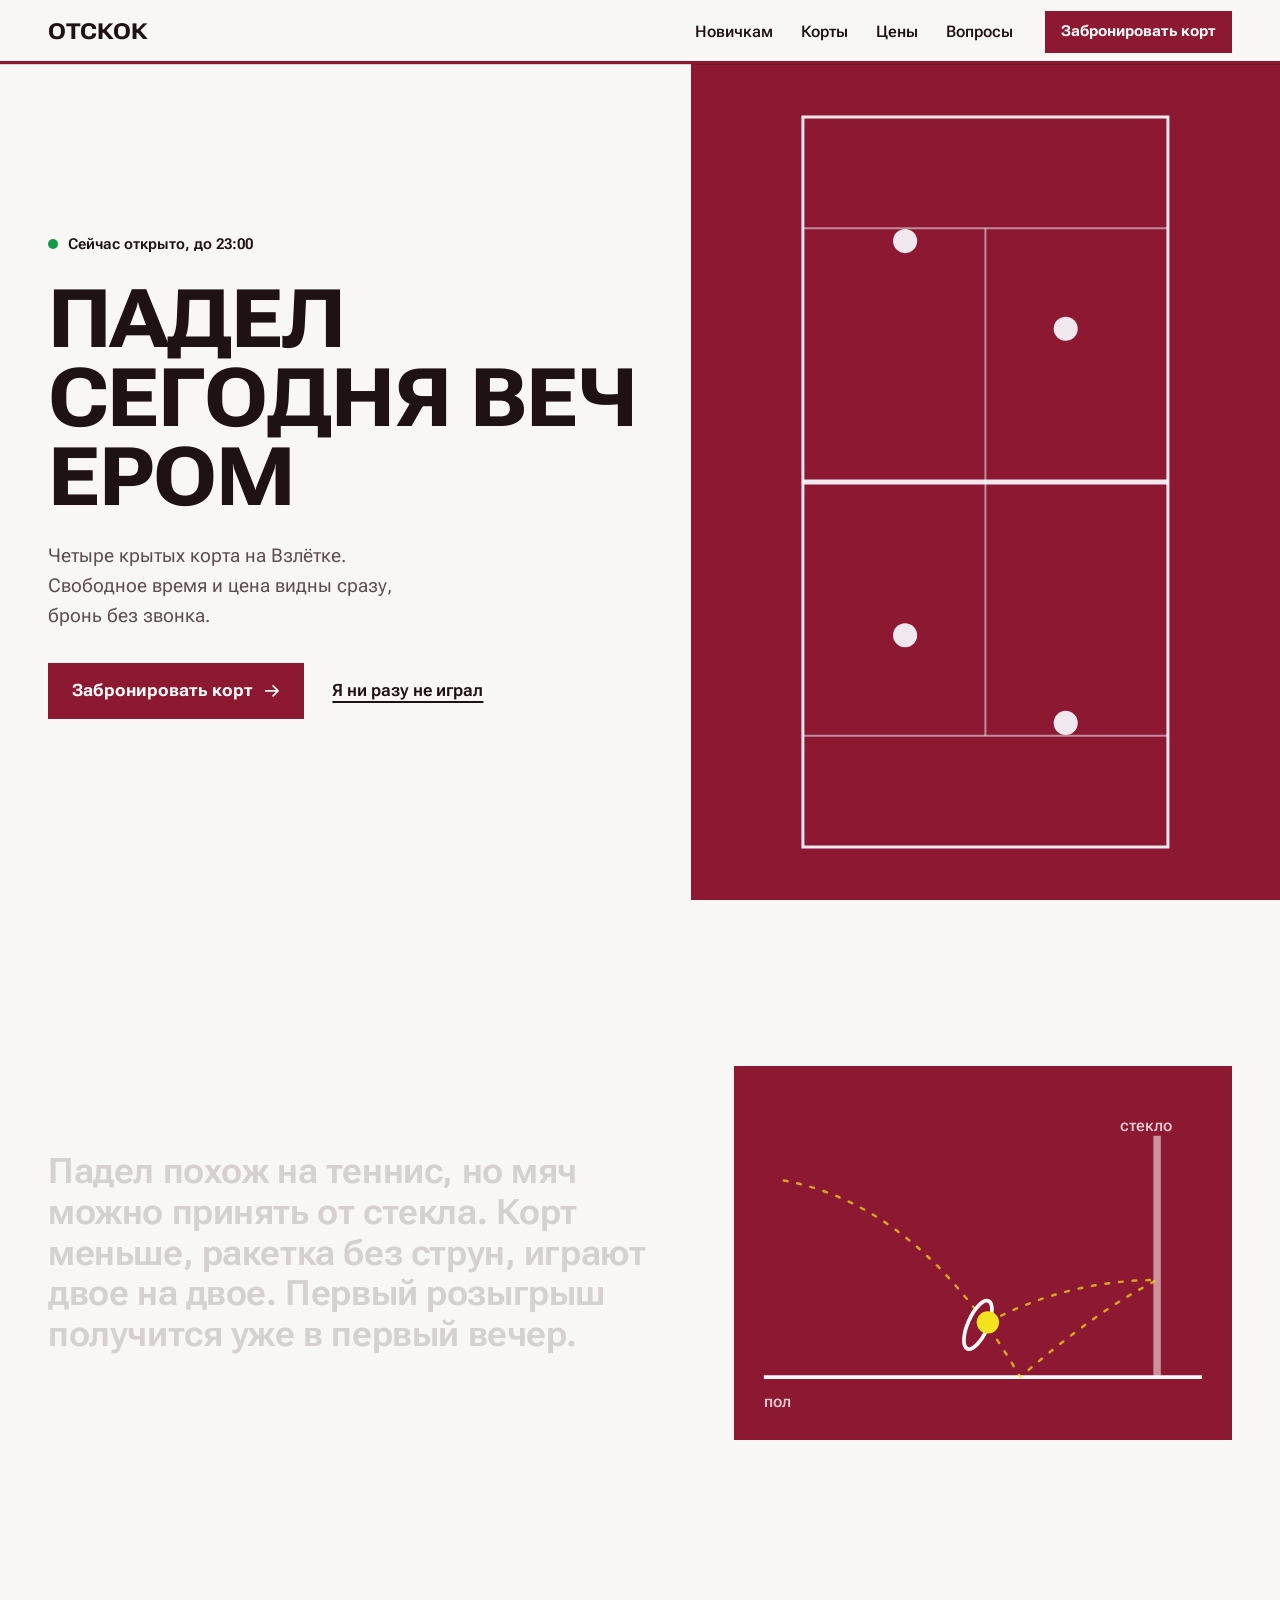
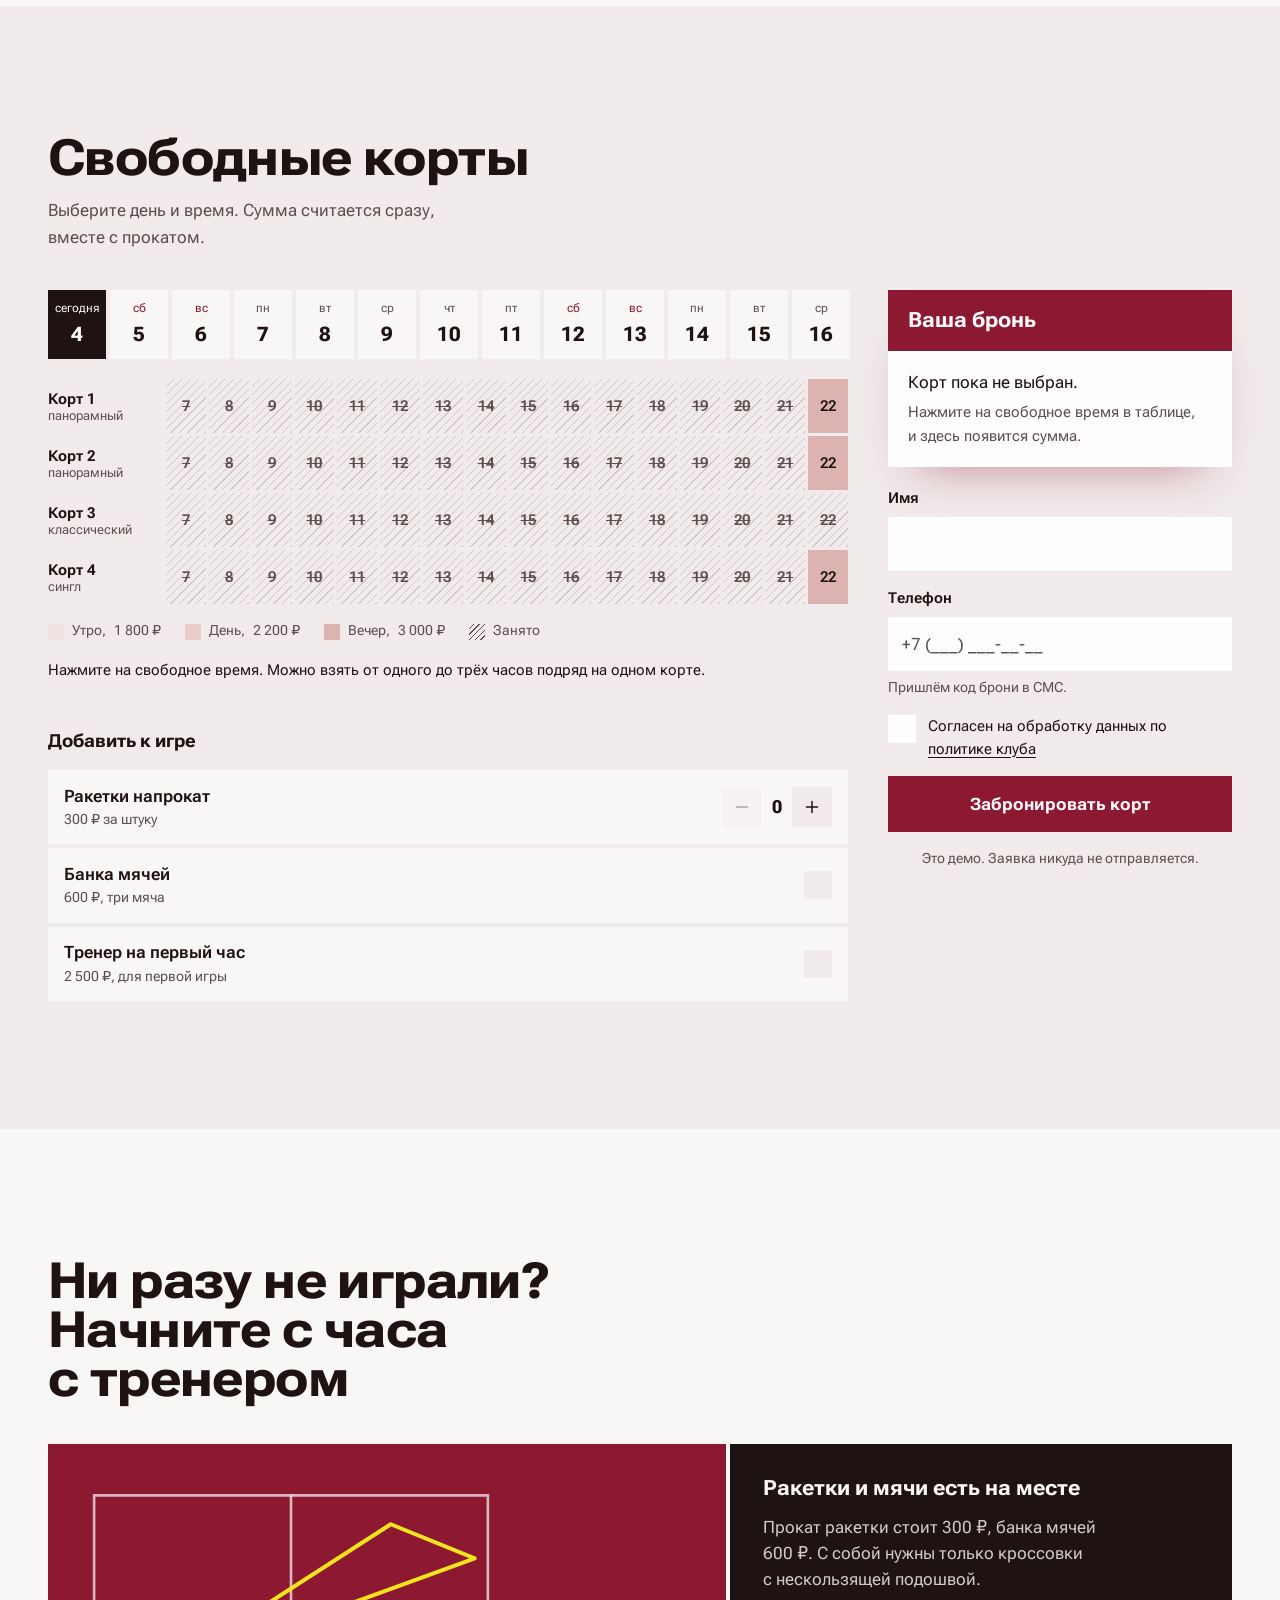
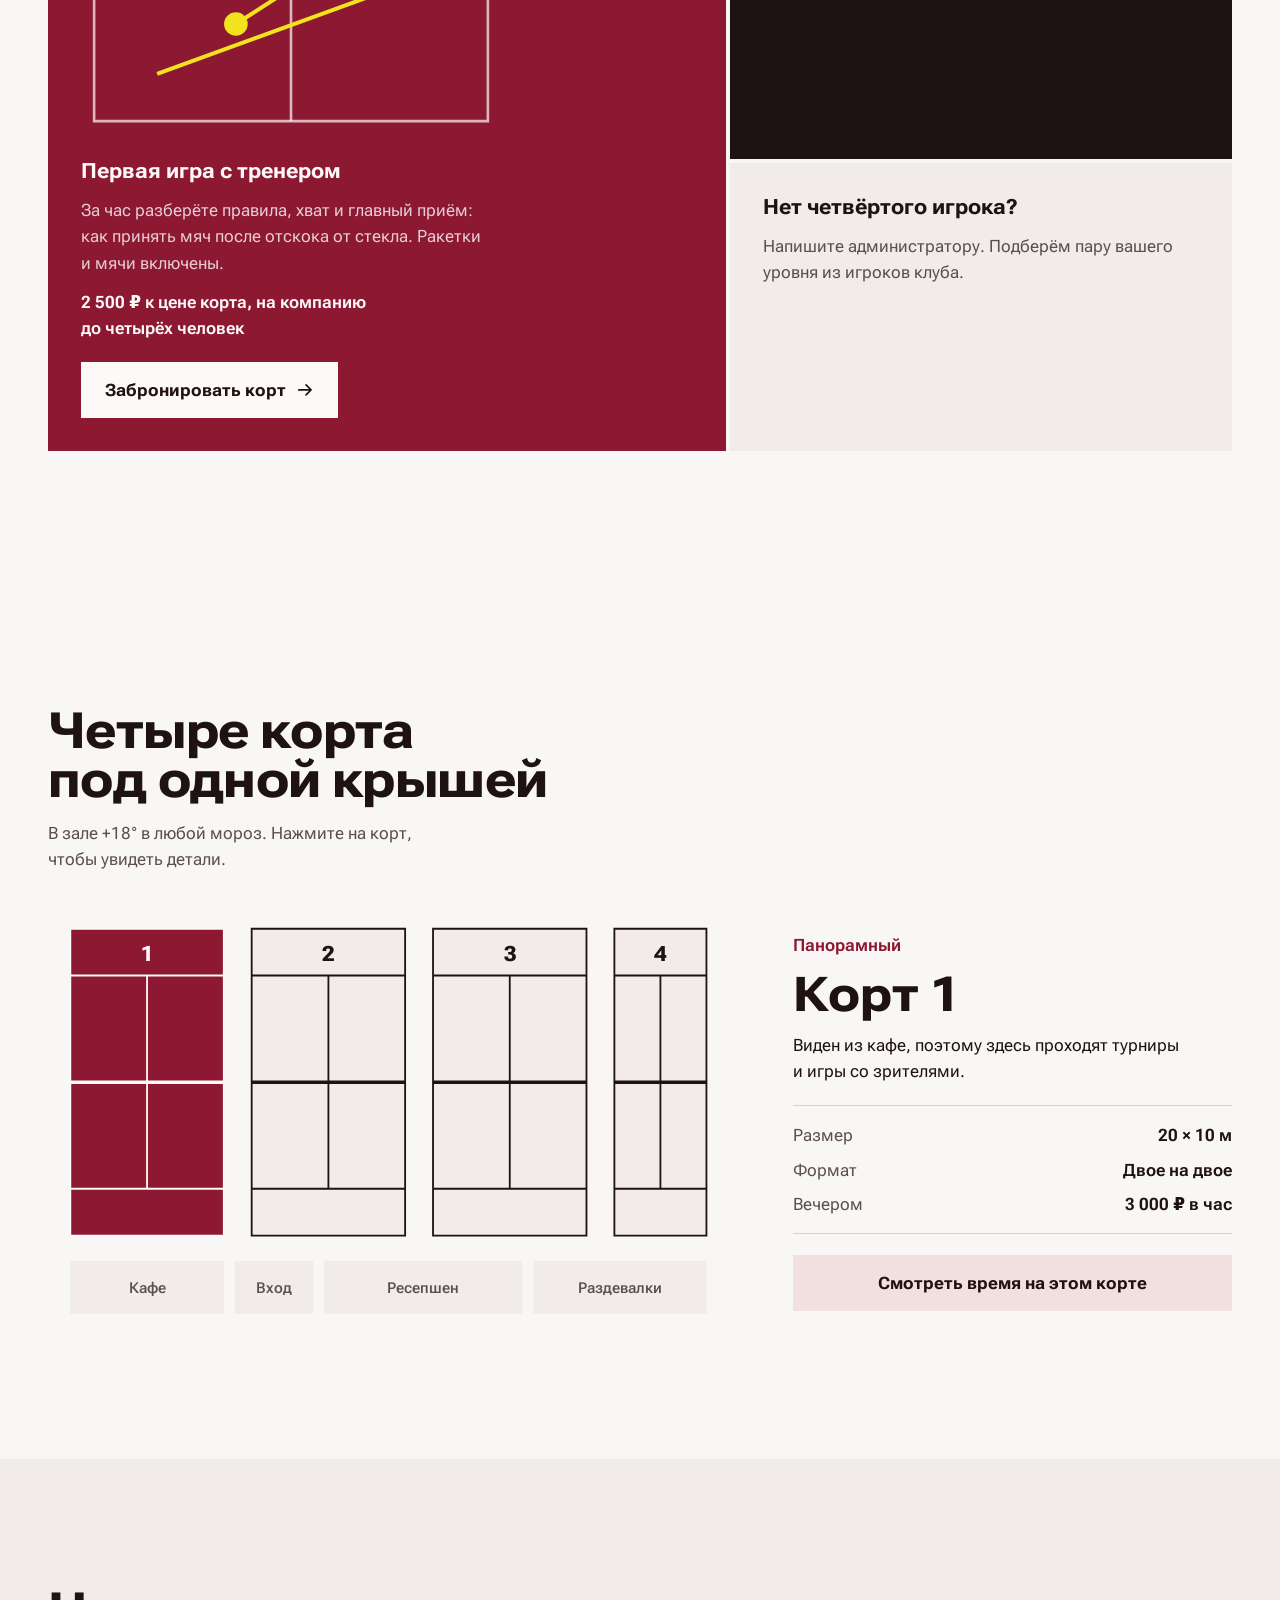
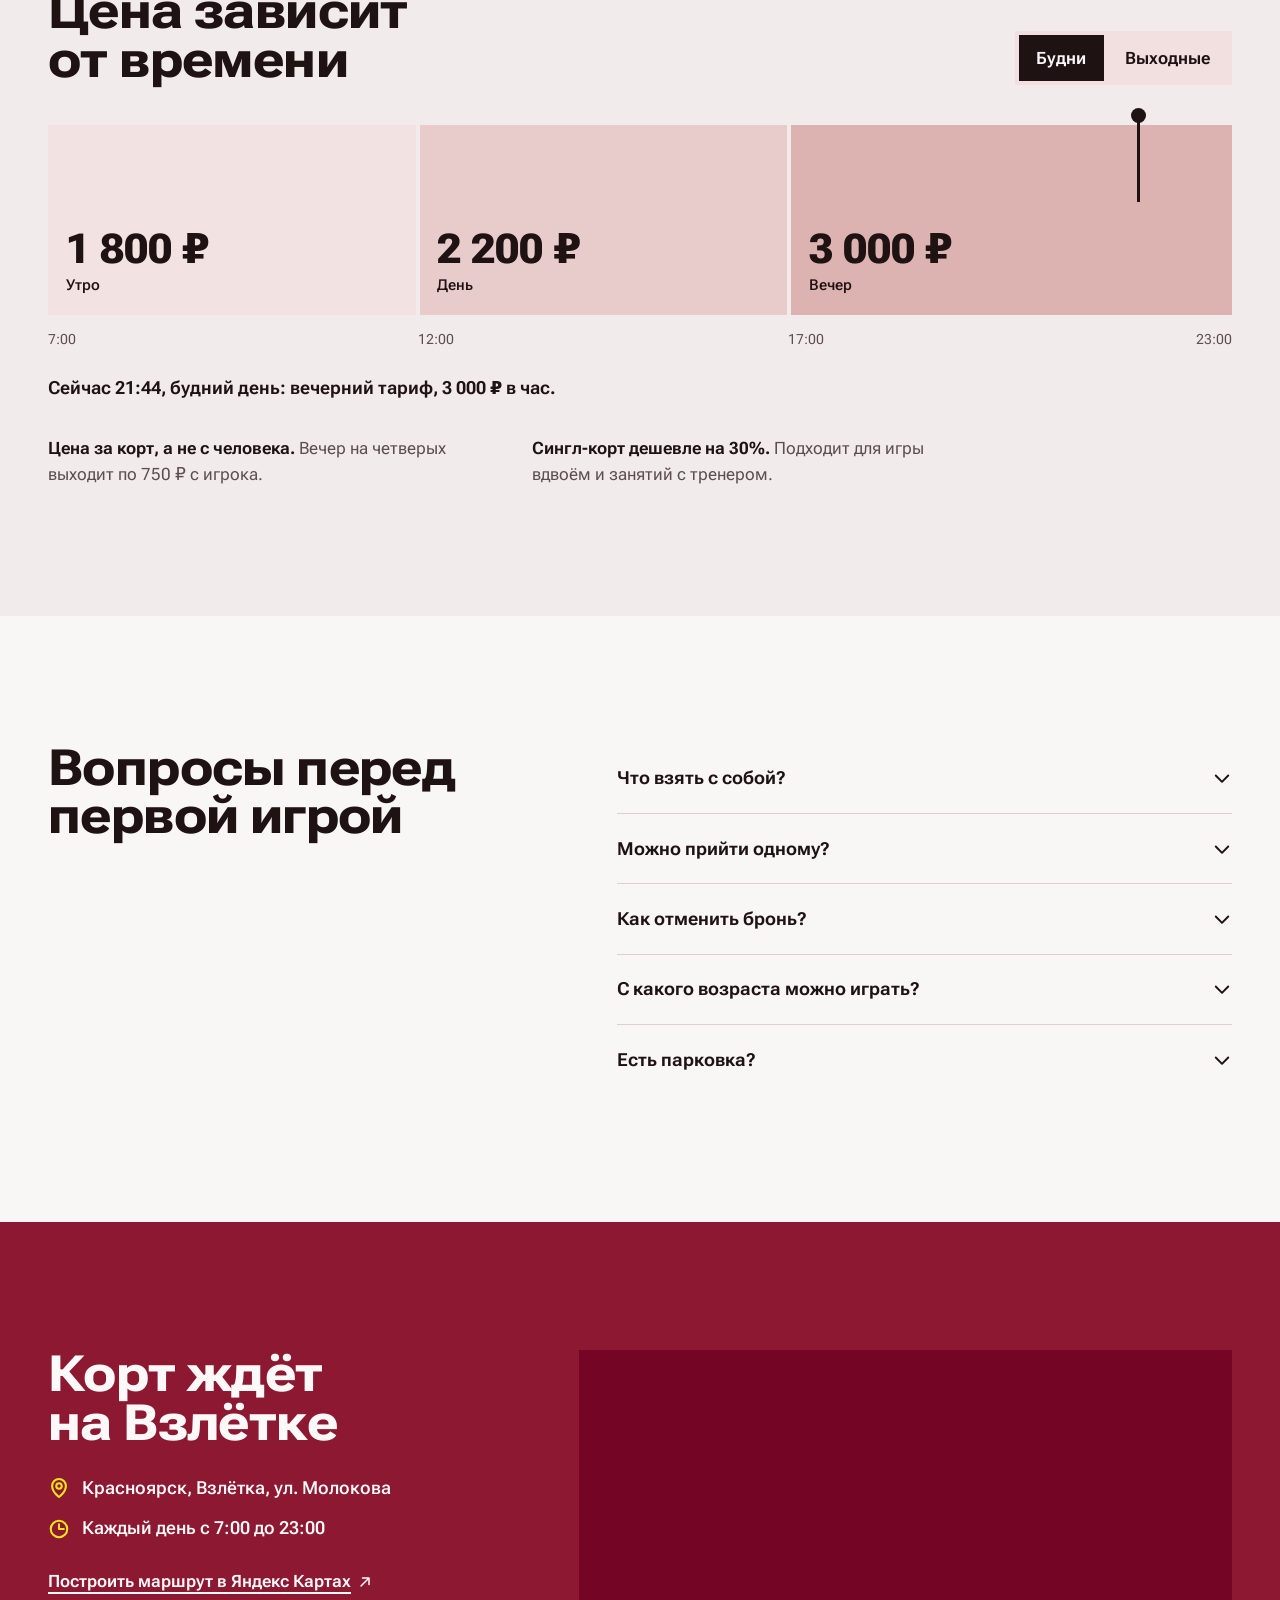
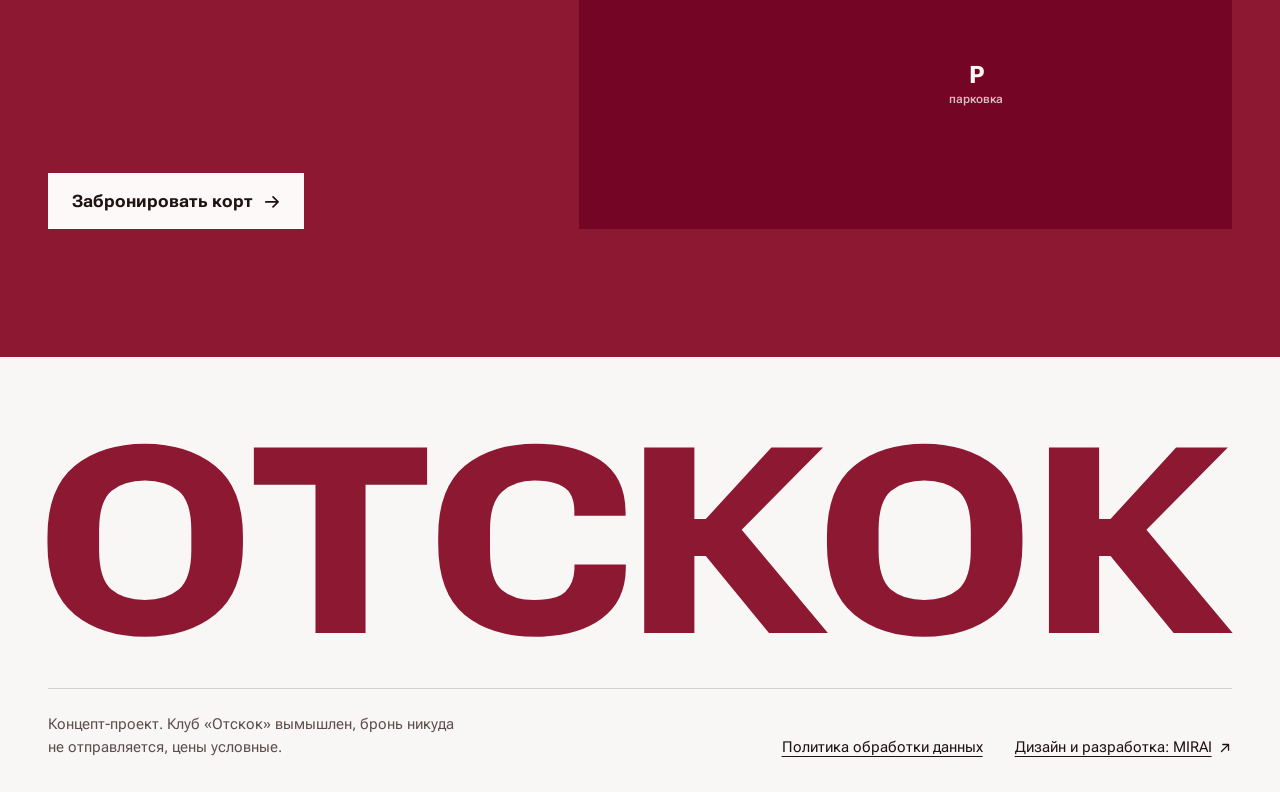
<file: works/otskok/index.html>
<!doctype html>
<html lang="ru">
<head>
<meta charset="utf-8">
<meta name="viewport" content="width=device-width, initial-scale=1">
<title>Отскок. Падел-клуб в Красноярске</title>
<meta name="description" content="Концепт сайта падел-клуба: четыре крытых корта, свободное время и цена видны сразу, бронь без звонка.">
<meta name="robots" content="noindex, nofollow">
<meta name="referrer" content="strict-origin-when-cross-origin">
<meta http-equiv="Content-Security-Policy" content="default-src 'none'; script-src 'self'; style-src 'self'; img-src 'self' data:; font-src 'self'; connect-src 'none'; form-action 'none'; base-uri 'none'">
<meta name="theme-color" content="#f8f5f5">
<meta name="color-scheme" content="light only">
<meta property="og:title" content="Отскок. Падел-клуб в Красноярске">
<meta property="og:description" content="Четыре крытых корта. Свободное время и цена видны сразу, бронь без звонка.">
<meta property="og:type" content="website">
<meta property="og:locale" content="ru_RU">
<meta property="og:image" content="https://qweqwasdd.github.io/MIRAISTUDIO/works/otskok/img/og.jpg">
<meta property="og:image:width" content="1200">
<meta property="og:image:height" content="630">
<meta name="twitter:card" content="summary_large_image">
<link rel="icon" href="favicon.svg" type="image/svg+xml">
<link rel="preload" href="fonts/roboto-flex-cyrillic.woff2" as="font" type="font/woff2" crossorigin>
<link rel="stylesheet" href="app.css">
<script src="app.js" defer></script>
</head>
<body>
<a class="skip" href="#main">К содержанию</a>

<header class="nav">
  <div class="wrap nav-in">
    <a class="mark" href="#top" aria-label="Отскок, на главную">Отскок</a>
    <nav class="nav-links" aria-label="Разделы">
      <a href="#first">Новичкам</a>
      <a href="#courts">Корты</a>
      <a href="#prices">Цены</a>
      <a href="#faq">Вопросы</a>
    </nav>
    <a class="btn btn-sm" href="#book">Забронировать корт</a>
  </div>
  <div class="nav-track" aria-hidden="true"><i class="nav-ball"></i></div>
</header>

<main id="main">

<section class="hero" id="top">
  <div class="hero-copy">
    <p class="open" id="openNow">Открыто каждый день с 7:00 до 23:00</p>
    <h1>Падел сегодня вечером</h1>
    <p class="lead">Четыре крытых корта на Взлётке. Свободное время и цена видны сразу, бронь без звонка.</p>
    <div class="hero-cta">
      <a class="btn" href="#book">Забронировать корт <svg aria-hidden="true" focusable="false" viewBox="0 0 256 256" fill="currentColor"><path d="M224.49,136.49l-72,72a12,12,0,0,1-17-17L187,140H40a12,12,0,0,1,0-24H187L135.51,64.48a12,12,0,0,1,17-17l72,72A12,12,0,0,1,224.49,136.49Z"/></svg></a>
      <a class="link" href="#first">Я ни разу не играл</a>
    </div>
  </div>
  <div class="hero-court" aria-hidden="true">
    <canvas id="rally"></canvas>
  </div>
</section>

<section class="say">
  <div class="wrap say-in">
    <p class="say-text" id="say">Падел похож на теннис, но мяч можно принять от стекла. Корт меньше, ракетка без струн, играют двое на двое. Первый розыгрыш получится уже в первый вечер.</p>
    <figure class="say-fig" aria-hidden="true">
      <svg viewBox="0 0 400 300">
        <line class="sf-floor" x1="24" y1="250" x2="376" y2="250"/>
        <line class="sf-glass" x1="340" y1="56" x2="340" y2="250"/>
        <path class="sf-path" d="M40 92 Q150 112 230 250 Q292 196 340 172 Q268 172 204 206"/>
        <ellipse class="sf-racket" cx="196" cy="208" rx="8" ry="21" transform="rotate(24 196 208)"/>
        <text x="352" y="52" text-anchor="end">стекло</text>
        <text x="24" y="274">пол</text>
        <circle class="sf-ball" r="9"/>
      </svg>
    </figure>
  </div>
</section>

<section class="sec book" id="book">
  <div class="wrap">
    <h2>Свободные корты</h2>
    <p class="sub">Выберите день и время. Сумма считается сразу, вместе с прокатом.</p>

    <noscript><p class="note">Онлайн-бронь работает со включённым JavaScript. Можно позвонить: +7 (391) 000-00-00.</p></noscript>

    <div class="bk" id="bk" hidden>
      <div class="bk-main">
        <div class="bk-dates" id="bkDates" role="radiogroup" aria-label="День игры"></div>

        <div class="bk-tabs" id="bkTabs" role="tablist" aria-label="Корт"></div>

        <div class="bk-grid" id="bkGrid"></div>

        <ul class="bk-legend" aria-label="Обозначения">
          <li><i class="sw z1"></i>Утро, <span data-zone="1">1 800 ₽</span></li>
          <li><i class="sw z2"></i>День, <span data-zone="2">2 200 ₽</span></li>
          <li><i class="sw z3"></i>Вечер, <span data-zone="3">3 000 ₽</span></li>
          <li><i class="sw busy"></i>Занято</li>
        </ul>
        <p class="bk-hint" id="bkHint" role="status">Нажмите на свободное время. Можно взять от одного до трёх часов подряд на одном корте.</p>

        <fieldset class="bk-extras">
          <legend>Добавить к игре</legend>
          <div class="ex">
            <div>
              <span class="ex-name" id="rkLabel">Ракетки напрокат</span>
              <span class="ex-price">300 ₽ за штуку</span>
            </div>
            <div class="step" role="group" aria-labelledby="rkLabel">
              <button type="button" id="rkMinus" aria-label="Меньше ракеток"><svg aria-hidden="true" focusable="false" viewBox="0 0 256 256" fill="currentColor"><path d="M228,128a12,12,0,0,1-12,12H40a12,12,0,0,1,0-24H216A12,12,0,0,1,228,128Z"/></svg></button>
              <output id="rkCount" aria-live="polite">0</output>
              <button type="button" id="rkPlus" aria-label="Больше ракеток"><svg aria-hidden="true" focusable="false" viewBox="0 0 256 256" fill="currentColor"><path d="M228,128a12,12,0,0,1-12,12H140v76a12,12,0,0,1-24,0V140H40a12,12,0,0,1,0-24h76V40a12,12,0,0,1,24,0v76h76A12,12,0,0,1,228,128Z"/></svg></button>
            </div>
          </div>
          <label class="ex ex-check">
            <div>
              <span class="ex-name">Банка мячей</span>
              <span class="ex-price">600 ₽, три мяча</span>
            </div>
            <input type="checkbox" id="exBalls">
            <span class="box" aria-hidden="true"><svg aria-hidden="true" focusable="false" viewBox="0 0 256 256" fill="currentColor"><path d="M232.49,80.49l-128,128a12,12,0,0,1-17,0l-56-56a12,12,0,1,1,17-17L96,183,215.51,63.51a12,12,0,0,1,17,17Z"/></svg></span>
          </label>
          <label class="ex ex-check">
            <div>
              <span class="ex-name">Тренер на первый час</span>
              <span class="ex-price">2 500 ₽, для первой игры</span>
            </div>
            <input type="checkbox" id="exCoach">
            <span class="box" aria-hidden="true"><svg aria-hidden="true" focusable="false" viewBox="0 0 256 256" fill="currentColor"><path d="M232.49,80.49l-128,128a12,12,0,0,1-17,0l-56-56a12,12,0,1,1,17-17L96,183,215.51,63.51a12,12,0,0,1,17,17Z"/></svg></span>
          </label>
        </fieldset>
      </div>

      <aside class="bk-side" id="bkSide" aria-label="Ваша бронь">
        <div class="tk">
          <div class="tk-head">
            <h3>Ваша бронь</h3>
            <div class="tk-total" id="tkTotalRow" hidden>
              <span>Итого</span>
              <strong id="tkTotal" aria-live="polite">0 ₽</strong>
            </div>
          </div>
          <div class="tk-empty" id="tkEmpty">
            <p>Корт пока не выбран.</p>
            <p class="dim">Нажмите на свободное время в таблице, и здесь появится сумма.</p>
          </div>
          <dl class="tk-rows" id="tkRows" hidden></dl>
        </div>

        <form class="fm" id="bkForm" novalidate autocomplete="on">
          <div class="fld">
            <label for="fName">Имя</label>
            <input id="fName" name="name" type="text" autocomplete="given-name" maxlength="40" aria-describedby="eName">
            <p class="err" id="eName" hidden></p>
          </div>
          <div class="fld">
            <label for="fPhone">Телефон</label>
            <input id="fPhone" name="tel" type="tel" inputmode="tel" autocomplete="tel" placeholder="+7 (___) ___-__-__" maxlength="18" aria-describedby="ePhone hPhone">
            <p class="help" id="hPhone">Пришлём код брони в СМС.</p>
            <p class="err" id="ePhone" hidden></p>
          </div>
          <label class="agree">
            <input type="checkbox" id="fAgree" aria-describedby="eAgree">
            <span class="box" aria-hidden="true"><svg aria-hidden="true" focusable="false" viewBox="0 0 256 256" fill="currentColor"><path d="M232.49,80.49l-128,128a12,12,0,0,1-17,0l-56-56a12,12,0,1,1,17-17L96,183,215.51,63.51a12,12,0,0,1,17,17Z"/></svg></span>
            <span>Согласен на обработку данных по <a href="privacy.html" target="_blank" rel="noopener">политике клуба</a></span>
          </label>
          <p class="err" id="eAgree" hidden></p>
          <p class="err" id="eSlot" hidden></p>
          <button class="btn btn-wide" type="submit" id="bkSubmit"><span class="btn-t">Забронировать корт</span></button>
          <p class="demo">Это демо. Заявка никуда не отправляется.</p>
        </form>

        <div class="done" id="bkDone" hidden tabindex="-1">
          <span class="done-ball" aria-hidden="true"></span>
          <h3>Готово, <span id="doneName"></span>. Так выглядит успешная бронь</h3>
          <p id="doneSum"></p>
          <p class="dim">Это демо: заявка не отправлена, имя и телефон никуда не переданы и не сохранены. На рабочем сайте администратор получил бы заявку, а вы СМС с кодом.</p>
          <button class="btn btn-ghost" type="button" id="bkAgain">Собрать ещё одну бронь</button>
        </div>
      </aside>
    </div>
  </div>
</section>

<section class="sec first" id="first">
  <div class="wrap">
    <h2>Ни разу не играли? Начните с часа с тренером</h2>
    <div class="trio">
      <article class="t-main rv">
        <svg class="t-fig" viewBox="0 0 320 200" aria-hidden="true">
          <rect class="g" x="10" y="14" width="300" height="172" pathLength="1"/>
          <line class="g" x1="160" y1="14" x2="160" y2="186" pathLength="1"/>
          <polyline class="fly" points="58,150 300,62 236,36 118,112" pathLength="1"/>
          <circle class="b" cx="118" cy="112" r="9"/>
        </svg>
        <h3>Первая игра с тренером</h3>
        <p>За час разберёте правила, хват и главный приём: как принять мяч после отскока от стекла. Ракетки и мячи включены.</p>
        <p class="t-price">2 500 ₽ к цене корта, на компанию до четырёх человек</p>
        <a class="btn btn-ball" href="#book" data-coach>Забронировать корт <svg aria-hidden="true" focusable="false" viewBox="0 0 256 256" fill="currentColor"><path d="M224.49,136.49l-72,72a12,12,0,0,1-17-17L187,140H40a12,12,0,0,1,0-24H187L135.51,64.48a12,12,0,0,1,17-17l72,72A12,12,0,0,1,224.49,136.49Z"/></svg></a>
      </article>
      <article class="t-a rv">
        <h3>Ракетки и мячи есть на месте</h3>
        <p>Прокат ракетки стоит 300 ₽, банка мячей 600 ₽. С собой нужны только кроссовки с нескользящей подошвой.</p>
      </article>
      <article class="t-b rv">
        <h3>Нет четвёртого игрока?</h3>
        <p>Напишите администратору. Подберём пару вашего уровня из игроков клуба.</p>
      </article>
    </div>
  </div>
</section>

<section class="sec courts" id="courts">
  <div class="wrap">
    <h2>Четыре корта под одной крышей</h2>
    <p class="sub">В зале +18° в любой мороз. Нажмите на корт, чтобы увидеть детали.</p>
    <div class="plan">
      <div class="plan-map">
        <svg viewBox="0 0 488 300" role="group" aria-label="Схема зала: четыре корта"><g class="pc on" tabindex="0" role="button" aria-pressed="true" aria-label="Корт 1, панорамный"><rect class="pf" x="16" y="12" width="110" height="220"/><rect class="pl" x="16" y="12" width="110" height="220" pathLength="1"/><line class="pl" x1="16" y1="45.5" x2="126" y2="45.5" pathLength="1"/><line class="pl" x1="16" y1="198.4" x2="126" y2="198.4" pathLength="1"/><line class="pl" x1="71" y1="45.5" x2="71" y2="198.4" pathLength="1"/><line class="pl pn" x1="16" y1="122" x2="126" y2="122" pathLength="1"/><text x="71" y="35" text-anchor="middle">1</text></g><g class="pc" tabindex="0" role="button" aria-pressed="false" aria-label="Корт 2, панорамный"><rect class="pf" x="146" y="12" width="110" height="220"/><rect class="pl" x="146" y="12" width="110" height="220" pathLength="1"/><line class="pl" x1="146" y1="45.5" x2="256" y2="45.5" pathLength="1"/><line class="pl" x1="146" y1="198.4" x2="256" y2="198.4" pathLength="1"/><line class="pl" x1="201" y1="45.5" x2="201" y2="198.4" pathLength="1"/><line class="pl pn" x1="146" y1="122" x2="256" y2="122" pathLength="1"/><text x="201" y="35" text-anchor="middle">2</text></g><g class="pc" tabindex="0" role="button" aria-pressed="false" aria-label="Корт 3, классический"><rect class="pf" x="276" y="12" width="110" height="220"/><rect class="pl" x="276" y="12" width="110" height="220" pathLength="1"/><line class="pl" x1="276" y1="45.5" x2="386" y2="45.5" pathLength="1"/><line class="pl" x1="276" y1="198.4" x2="386" y2="198.4" pathLength="1"/><line class="pl" x1="331" y1="45.5" x2="331" y2="198.4" pathLength="1"/><line class="pl pn" x1="276" y1="122" x2="386" y2="122" pathLength="1"/><text x="331" y="35" text-anchor="middle">3</text></g><g class="pc" tabindex="0" role="button" aria-pressed="false" aria-label="Корт 4, сингл"><rect class="pf" x="406" y="12" width="66" height="220"/><rect class="pl" x="406" y="12" width="66" height="220" pathLength="1"/><line class="pl" x1="406" y1="45.5" x2="472" y2="45.5" pathLength="1"/><line class="pl" x1="406" y1="198.4" x2="472" y2="198.4" pathLength="1"/><line class="pl" x1="439" y1="45.5" x2="439" y2="198.4" pathLength="1"/><line class="pl pn" x1="406" y1="122" x2="472" y2="122" pathLength="1"/><text x="439" y="35" text-anchor="middle">4</text></g><g class="pz" aria-hidden="true"><rect x="16" y="250" width="110" height="38"/><text x="71" y="273" text-anchor="middle">Кафе</text><rect x="134" y="250" width="56" height="38"/><text x="162" y="273" text-anchor="middle">Вход</text><rect x="198" y="250" width="142" height="38"/><text x="269" y="273" text-anchor="middle">Ресепшен</text><rect x="348" y="250" width="124" height="38"/><text x="410" y="273" text-anchor="middle">Раздевалки</text></g></svg>
      </div>
      <div class="plan-info" id="planInfo" aria-live="polite">
        <p class="plan-kind" id="pcKind">Панорамный</p>
        <h3 id="pcName">Корт 1</h3>
        <p id="pcText">Виден из кафе, поэтому здесь проходят турниры и игры со зрителями.</p>
        <dl>
          <div><dt>Размер</dt><dd id="pcSize">20 × 10 м</dd></div>
          <div><dt>Формат</dt><dd id="pcFormat">Двое на двое</dd></div>
          <div><dt>Вечером</dt><dd id="pcPrice">3 000 ₽ в час</dd></div>
        </dl>
        <a class="btn btn-ghost" href="#book" id="pcBook">Смотреть время на этом корте</a>
      </div>
    </div>
  </div>
</section>

<section class="sec prices" id="prices">
  <div class="wrap">
    <div class="pr-head">
      <h2>Цена зависит от времени</h2>
      <div class="seg" role="group" aria-label="Тип дня">
        <button type="button" class="on" id="segWork" aria-pressed="true">Будни</button>
        <button type="button" id="segWeek" aria-pressed="false">Выходные</button>
      </div>
    </div>
    <div class="tl" id="tl">
      <div class="tl-bar">
        <div class="tl-z z1" id="tlZ1"><b id="tlP1">1 800 ₽</b><span>Утро</span></div>
        <div class="tl-z z2" id="tlZ2"><b id="tlP2">2 200 ₽</b><span>День</span></div>
        <div class="tl-z z3" id="tlZ3"><b id="tlP3">3 000 ₽</b><span>Вечер</span></div>
        <i class="tl-now" id="tlNow" hidden></i>
      </div>
      <ol class="tl-axis" aria-hidden="true"><li>7:00</li><li>12:00</li><li>17:00</li><li>23:00</li></ol>
    </div>
    <p class="pr-now" id="prNow"></p>
    <div class="pr-notes">
      <p><strong>Цена за корт, а не с человека.</strong> Вечер на четверых выходит по 750 ₽ с игрока.</p>
      <p><strong>Сингл-корт дешевле на 30%.</strong> Подходит для игры вдвоём и занятий с тренером.</p>
    </div>
  </div>
</section>

<section class="sec faq" id="faq">
  <div class="wrap faq-in">
    <h2>Вопросы перед первой игрой</h2>
    <div class="qa">
      <details>
        <summary>Что взять с собой? <svg aria-hidden="true" focusable="false" viewBox="0 0 256 256" fill="currentColor"><path d="M216.49,104.49l-80,80a12,12,0,0,1-17,0l-80-80a12,12,0,0,1,17-17L128,159l71.51-71.52a12,12,0,0,1,17,17Z"/></svg></summary>
        <p>Спортивную форму и кроссовки с нескользящей подошвой. Ракетки и мячи можно взять в прокат на ресепшене.</p>
      </details>
      <details>
        <summary>Можно прийти одному? <svg aria-hidden="true" focusable="false" viewBox="0 0 256 256" fill="currentColor"><path d="M216.49,104.49l-80,80a12,12,0,0,1-17,0l-80-80a12,12,0,0,1,17-17L128,159l71.51-71.52a12,12,0,0,1,17,17Z"/></svg></summary>
        <p>Да. Напишите администратору, и мы подберём игроков вашего уровня. Второй вариант: сингл-корт с тренером.</p>
      </details>
      <details>
        <summary>Как отменить бронь? <svg aria-hidden="true" focusable="false" viewBox="0 0 256 256" fill="currentColor"><path d="M216.49,104.49l-80,80a12,12,0,0,1-17,0l-80-80a12,12,0,0,1,17-17L128,159l71.51-71.52a12,12,0,0,1,17,17Z"/></svg></summary>
        <p>Бесплатно за 12 часов до начала. Позже время уже не успеть отдать другим игрокам, поэтому оплата не возвращается.</p>
      </details>
      <details>
        <summary>С какого возраста можно играть? <svg aria-hidden="true" focusable="false" viewBox="0 0 256 256" fill="currentColor"><path d="M216.49,104.49l-80,80a12,12,0,0,1-17,0l-80-80a12,12,0,0,1,17-17L128,159l71.51-71.52a12,12,0,0,1,17,17Z"/></svg></summary>
        <p>С семи лет. Детям до 14 лет нужен взрослый на корте или тренер.</p>
      </details>
      <details>
        <summary>Есть парковка? <svg aria-hidden="true" focusable="false" viewBox="0 0 256 256" fill="currentColor"><path d="M216.49,104.49l-80,80a12,12,0,0,1-17,0l-80-80a12,12,0,0,1,17-17L128,159l71.51-71.52a12,12,0,0,1,17,17Z"/></svg></summary>
        <p>Да, бесплатная, прямо перед входом.</p>
      </details>
    </div>
  </div>
</section>

<section class="place" id="place">
  <div class="wrap place-in">
    <h2>Корт ждёт на Взлётке</h2>
    <ul class="place-list">
      <li><svg aria-hidden="true" focusable="false" viewBox="0 0 256 256" fill="currentColor"><path d="M128,60a44,44,0,1,0,44,44A44.05,44.05,0,0,0,128,60Zm0,64a20,20,0,1,1,20-20A20,20,0,0,1,128,124Zm0-112a92.1,92.1,0,0,0-92,92c0,77.36,81.64,135.4,85.12,137.83a12,12,0,0,0,13.76,0,259,259,0,0,0,42.18-39C205.15,170.57,220,136.37,220,104A92.1,92.1,0,0,0,128,12Zm31.3,174.71A249.35,249.35,0,0,1,128,216.89a249.35,249.35,0,0,1-31.3-30.18C80,167.37,60,137.31,60,104a68,68,0,0,1,136,0C196,137.31,176,167.37,159.3,186.71Z"/></svg><span>Красноярск, Взлётка, ул. Молокова</span></li>
      <li><svg aria-hidden="true" focusable="false" viewBox="0 0 256 256" fill="currentColor"><path d="M128,20A108,108,0,1,0,236,128,108.12,108.12,0,0,0,128,20Zm0,192a84,84,0,1,1,84-84A84.09,84.09,0,0,1,128,212Zm68-84a12,12,0,0,1-12,12H128a12,12,0,0,1-12-12V72a12,12,0,0,1,24,0v44h44A12,12,0,0,1,196,128Z"/></svg><span>Каждый день с 7:00 до 23:00</span></li>
    </ul>
    <a class="link place-route" href="https://yandex.ru/maps/62/krasnoyarsk/?text=%D0%9A%D1%80%D0%B0%D1%81%D0%BD%D0%BE%D1%8F%D1%80%D1%81%D0%BA%2C%20%D1%83%D0%BB%D0%B8%D1%86%D0%B0%20%D0%9C%D0%BE%D0%BB%D0%BE%D0%BA%D0%BE%D0%B2%D0%B0" target="_blank" rel="noopener noreferrer">Построить маршрут в Яндекс Картах <svg aria-hidden="true" focusable="false" viewBox="0 0 256 256" fill="currentColor"><path d="M204,64V168a12,12,0,0,1-24,0V93L72.49,200.49a12,12,0,0,1-17-17L163,76H88a12,12,0,0,1,0-24H192A12,12,0,0,1,204,64Z"/></svg></a>
    <figure class="map" id="map"><svg class="map-svg" viewBox="0 0 600 440" role="img" aria-labelledby="mapT"><title id="mapT">Схема: клуб на улице Молокова, рядом с пересечением с улицей Взлётной</title><rect class="mb" x="0" y="0" width="53" height="63"/><rect class="mb" x="67" y="0" width="90" height="63"/><rect class="mb" x="183" y="0" width="110" height="63"/><rect class="mb" x="307" y="0" width="116" height="63"/><rect class="mb" x="437" y="0" width="96" height="63"/><rect class="mb" x="547" y="0" width="53" height="63"/><rect class="mb" x="0" y="77" width="53" height="66"/><rect class="mb" x="67" y="77" width="90" height="66"/><rect class="mb" x="183" y="77" width="110" height="66"/><rect class="mb" x="307" y="77" width="116" height="66"/><rect class="mb" x="437" y="77" width="96" height="66"/><rect class="mb" x="547" y="77" width="53" height="66"/><rect class="mb" x="0" y="157" width="53" height="80"/><rect class="mb" x="67" y="157" width="90" height="80"/><rect class="mb" x="183" y="157" width="110" height="80"/><rect class="mb club" x="307" y="157" width="116" height="80"/><rect class="mb" x="437" y="157" width="96" height="80"/><rect class="mb" x="547" y="157" width="53" height="80"/><rect class="mb" x="0" y="263" width="53" height="80"/><rect class="mb" x="67" y="263" width="90" height="80"/><rect class="mb" x="183" y="263" width="110" height="80"/><rect class="mb park" x="307" y="263" width="116" height="80"/><rect class="mb" x="437" y="263" width="96" height="80"/><rect class="mb" x="547" y="263" width="53" height="80"/><rect class="mb" x="0" y="357" width="53" height="83"/><rect class="mb" x="67" y="357" width="90" height="83"/><rect class="mb" x="183" y="357" width="110" height="83"/><rect class="mb" x="307" y="357" width="116" height="83"/><rect class="mb" x="437" y="357" width="96" height="83"/><rect class="mb" x="547" y="357" width="53" height="83"/><line class="ms" x1="170" y1="0" x2="170" y2="440" pathLength="1"/><line class="ms" x1="0" y1="250" x2="600" y2="250" pathLength="1"/><text class="ml" x="590" y="244" text-anchor="end">ул. Молокова</text><text class="ml" x="178" y="14" transform="rotate(90 178 14)">ул. Взлётная</text><text class="mp" x="365" y="306" text-anchor="middle">P</text><text class="mpl" x="365" y="324" text-anchor="middle">парковка</text><text class="mc" x="365" y="226" text-anchor="middle">ОТСКОК</text><g class="pin" transform="translate(365 186)"><circle class="pin-ring" r="14"/><circle class="pin-ball" r="11"/></g></svg></figure>
    <a class="btn btn-ball place-btn" href="#book">Забронировать корт <svg aria-hidden="true" focusable="false" viewBox="0 0 256 256" fill="currentColor"><path d="M224.49,136.49l-72,72a12,12,0,0,1-17-17L187,140H40a12,12,0,0,1,0-24H187L135.51,64.48a12,12,0,0,1,17-17l72,72A12,12,0,0,1,224.49,136.49Z"/></svg></a>
  </div>
</section>

</main>

<footer class="foot">
  <div class="wrap">
    <p class="foot-mark" aria-hidden="true">Отскок</p>
    <div class="foot-row">
      <p>Концепт-проект. Клуб «Отскок» вымышлен, бронь никуда не отправляется, цены условные.</p>
      <ul>
        <li><a href="privacy.html">Политика обработки данных</a></li>
        <li><a href="../../">Дизайн и разработка: MIRAI <svg aria-hidden="true" focusable="false" viewBox="0 0 256 256" fill="currentColor"><path d="M204,64V168a12,12,0,0,1-24,0V93L72.49,200.49a12,12,0,0,1-17-17L163,76H88a12,12,0,0,1,0-24H192A12,12,0,0,1,204,64Z"/></svg></a></li>
      </ul>
    </div>
  </div>
</footer>

<div class="bar" id="bar" hidden>
  <div class="bar-t"><span id="barWhat"></span><strong id="barSum"></strong></div>
  <a class="btn btn-sm" href="#bkSide">Оформить</a>
</div>

</body>
</html>
</file>
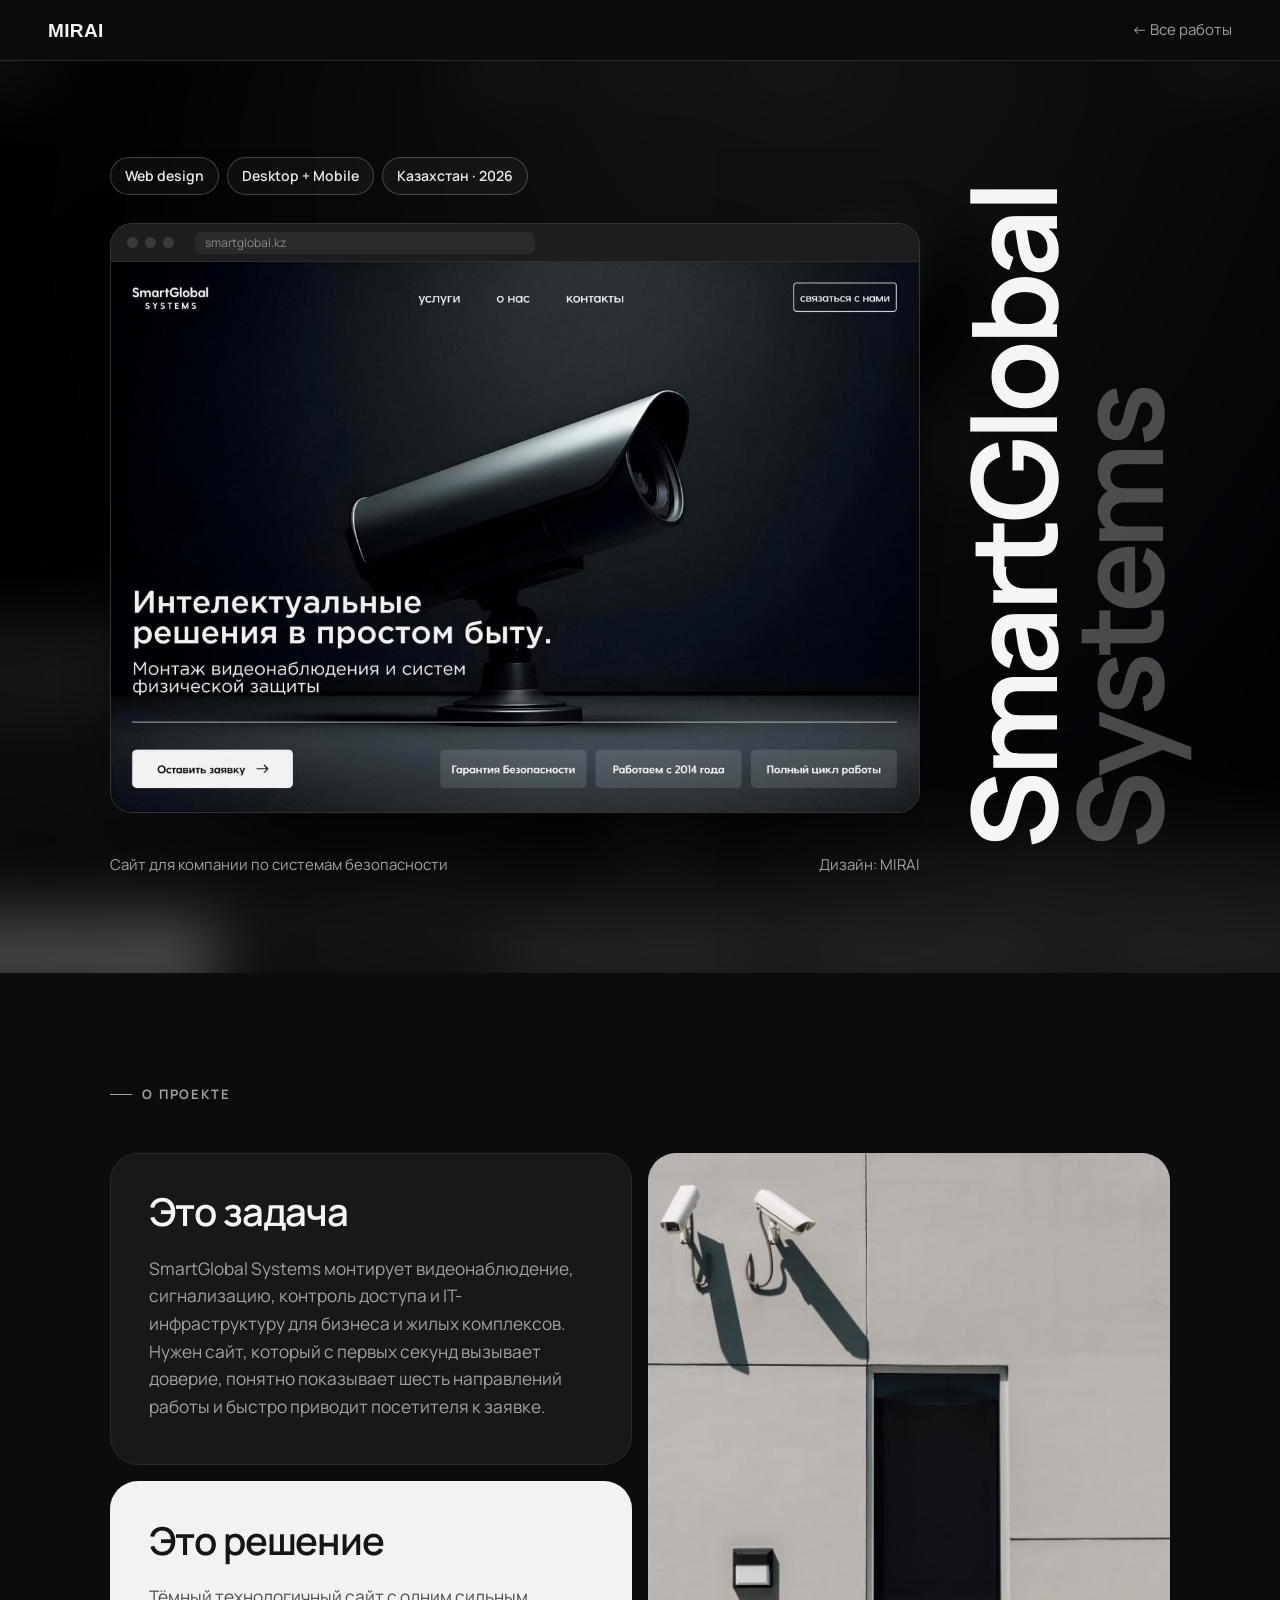
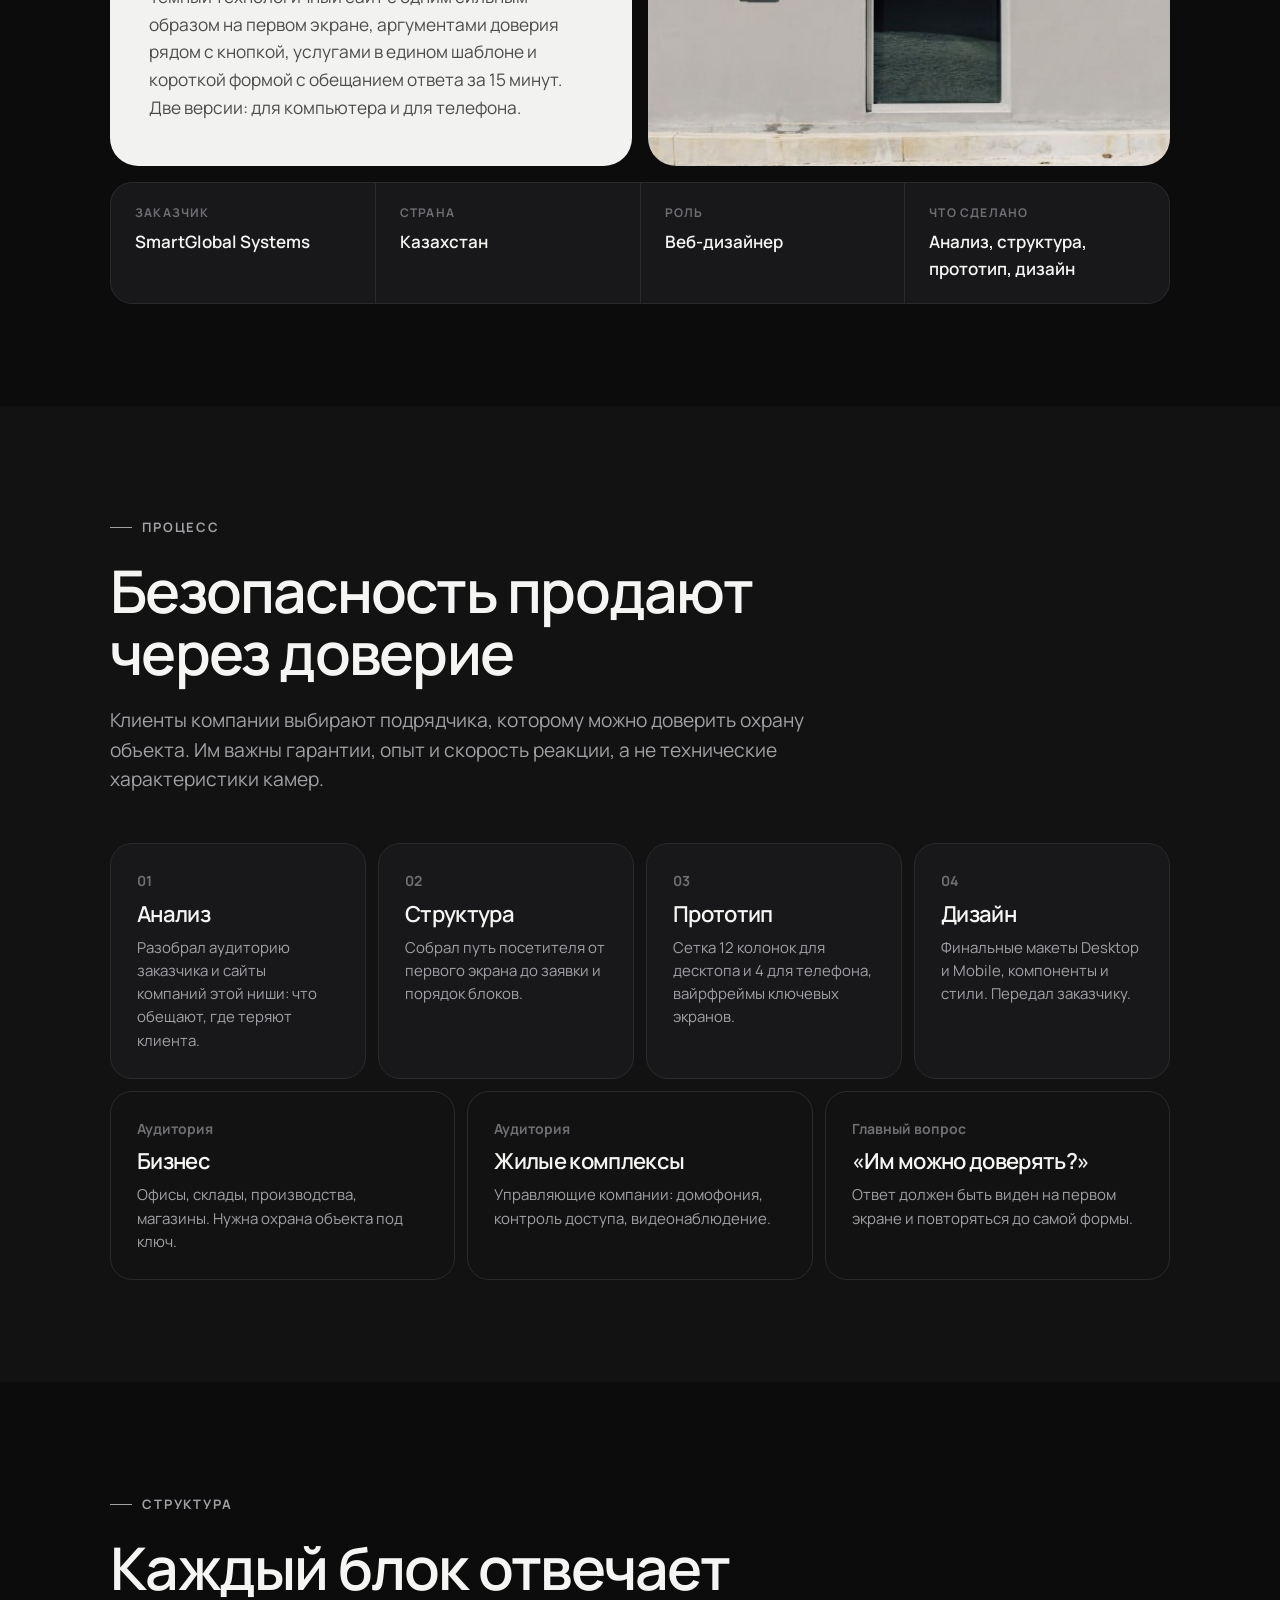
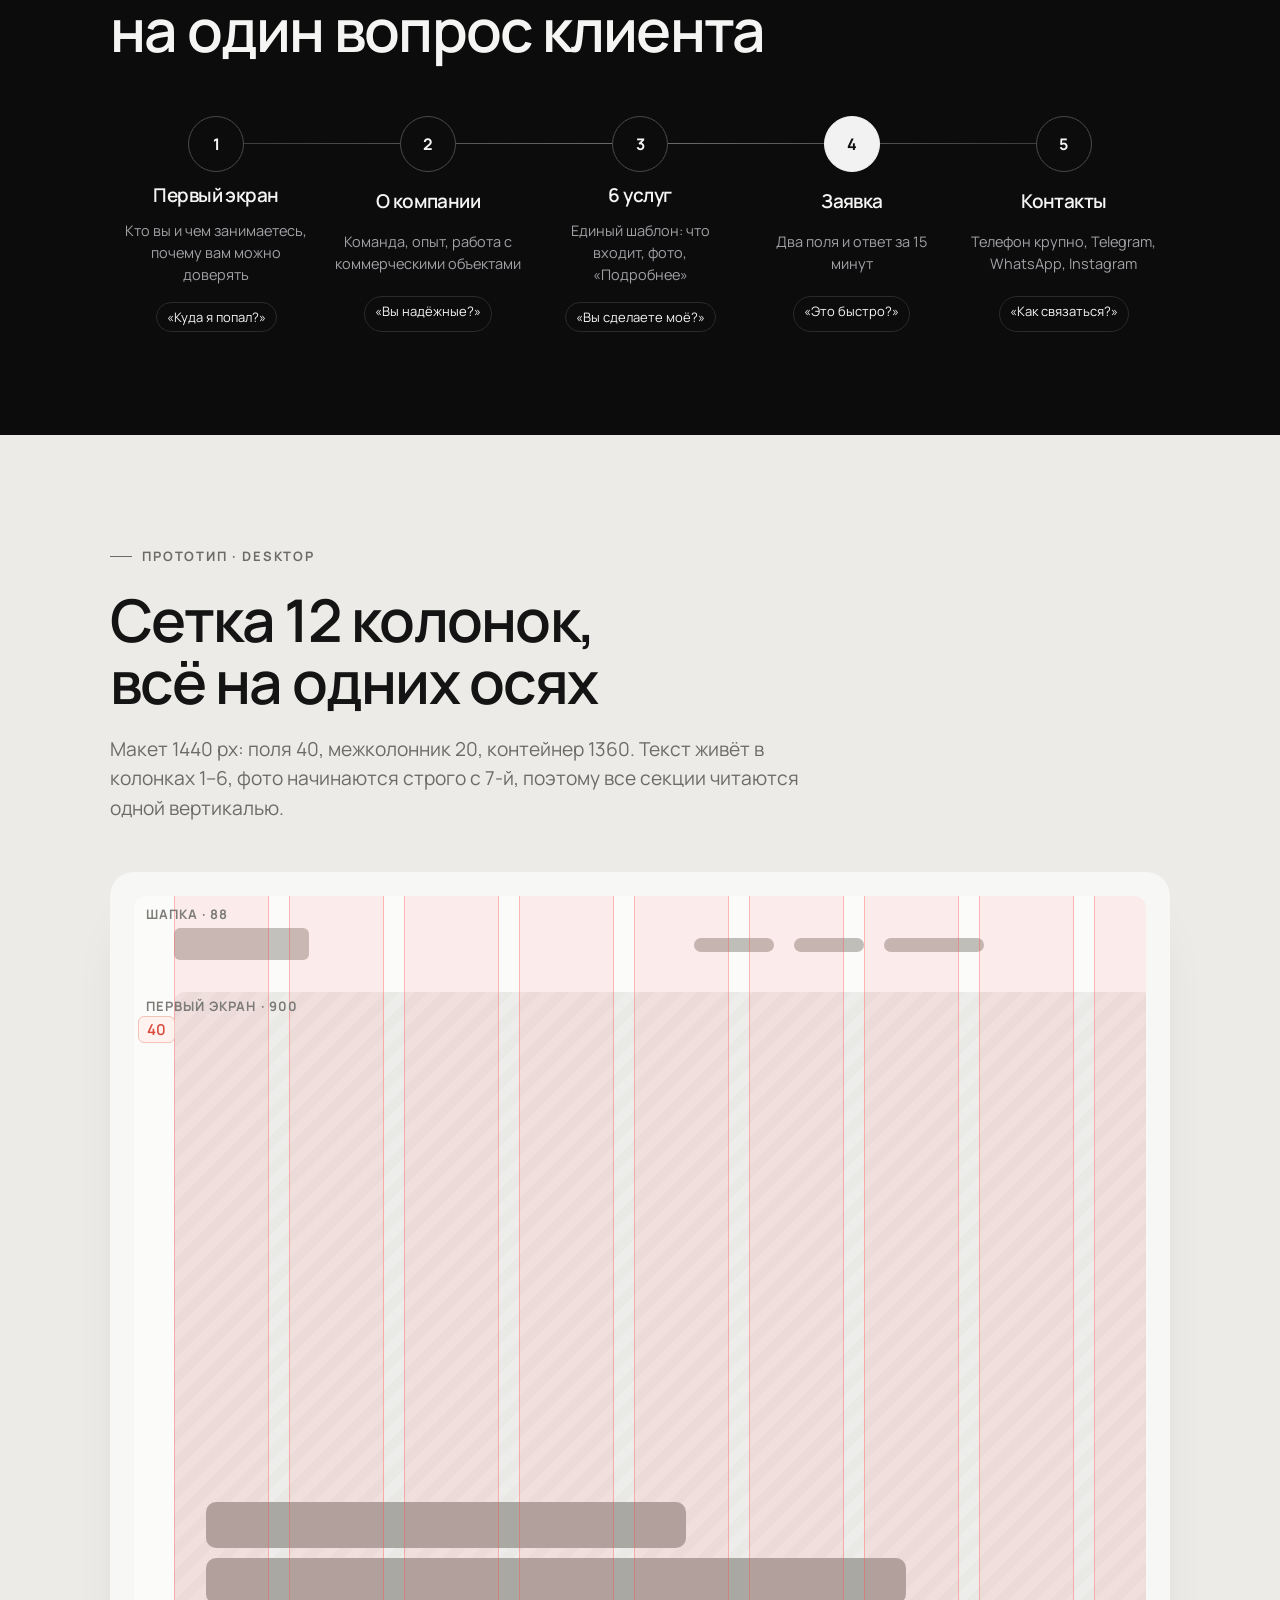
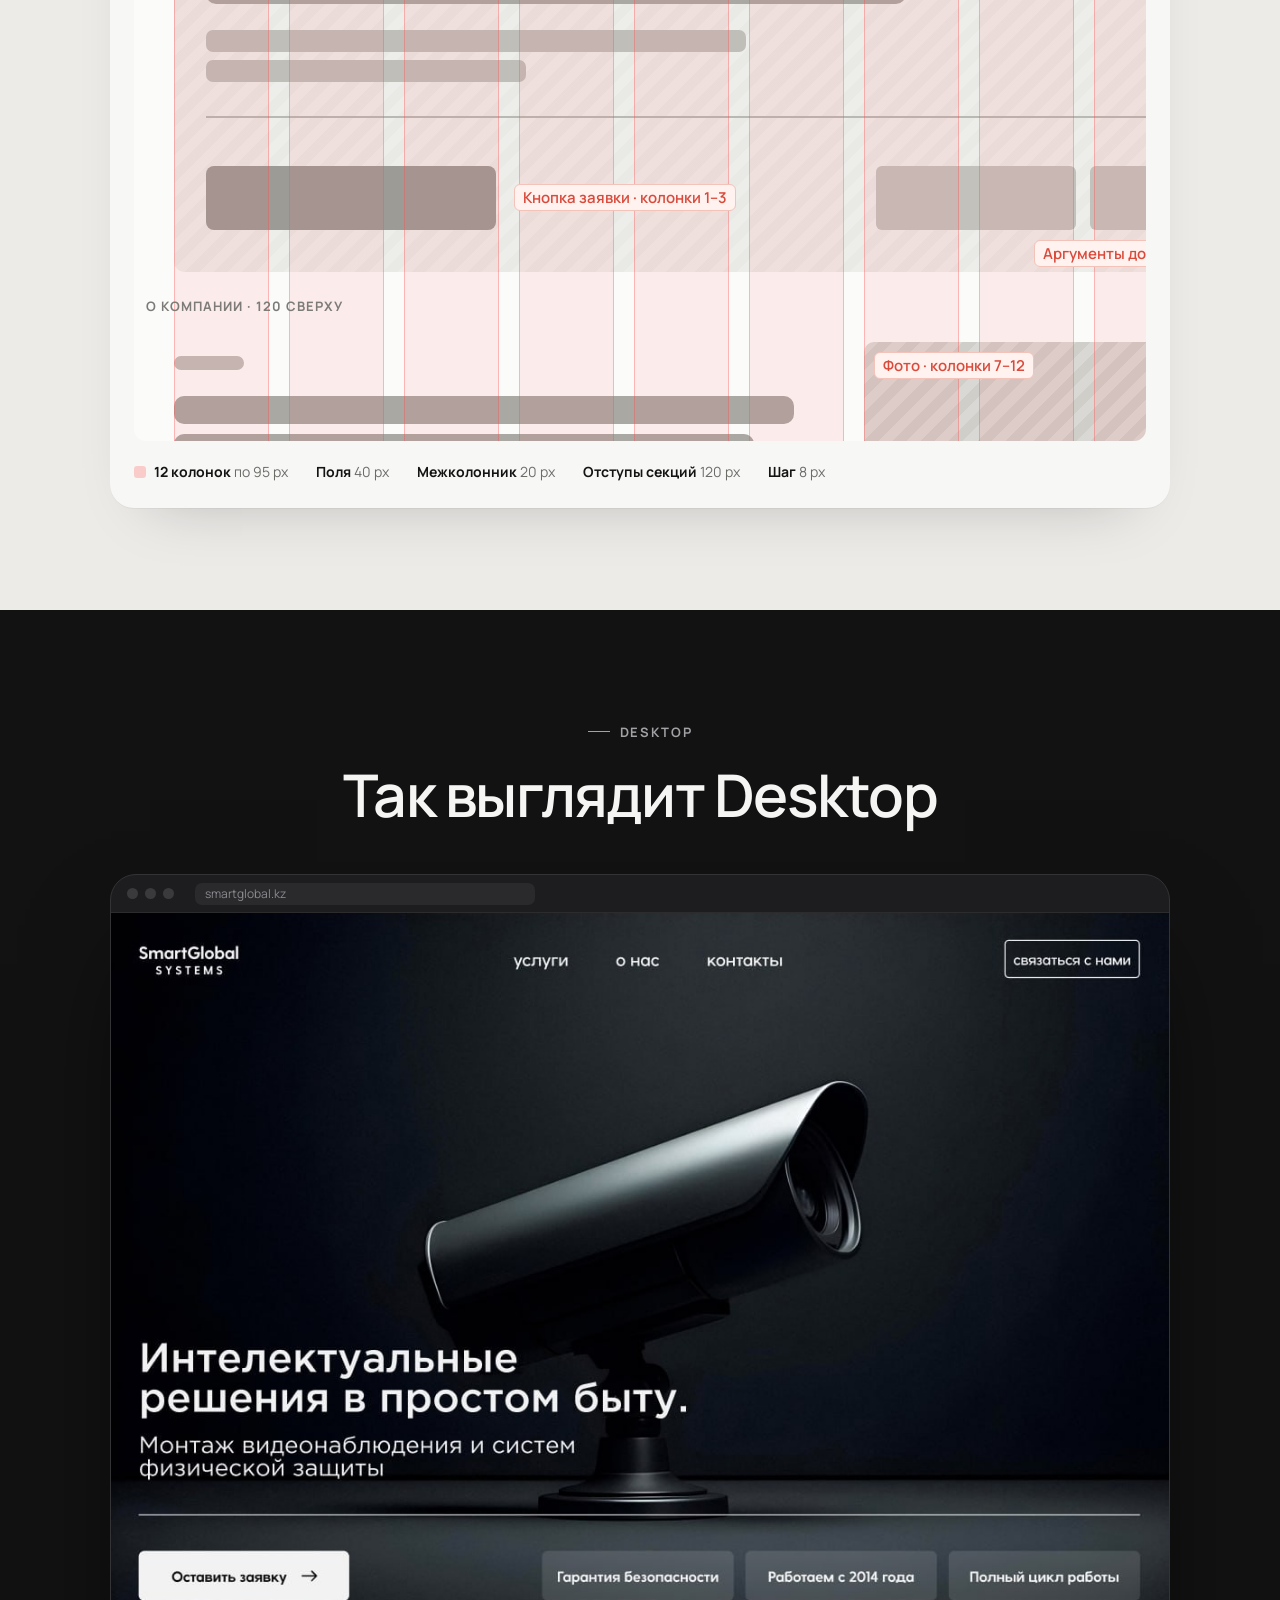
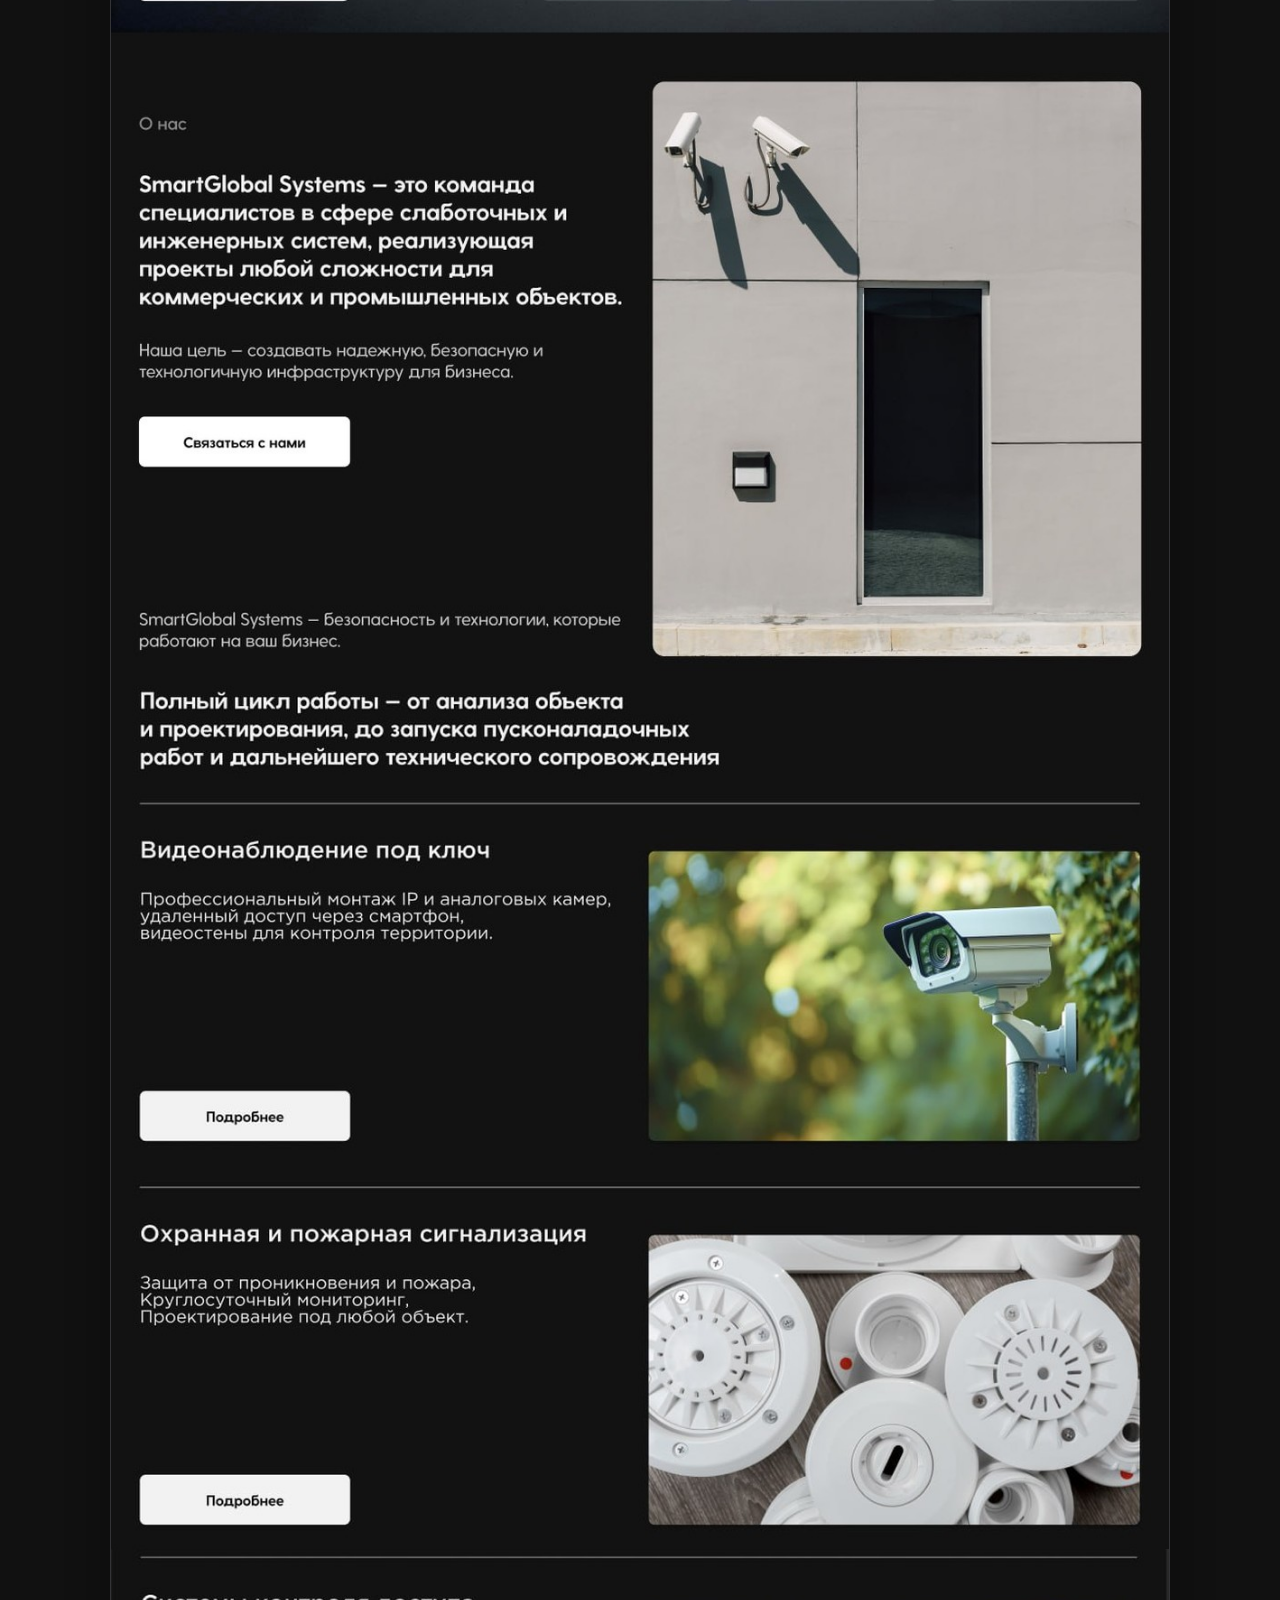
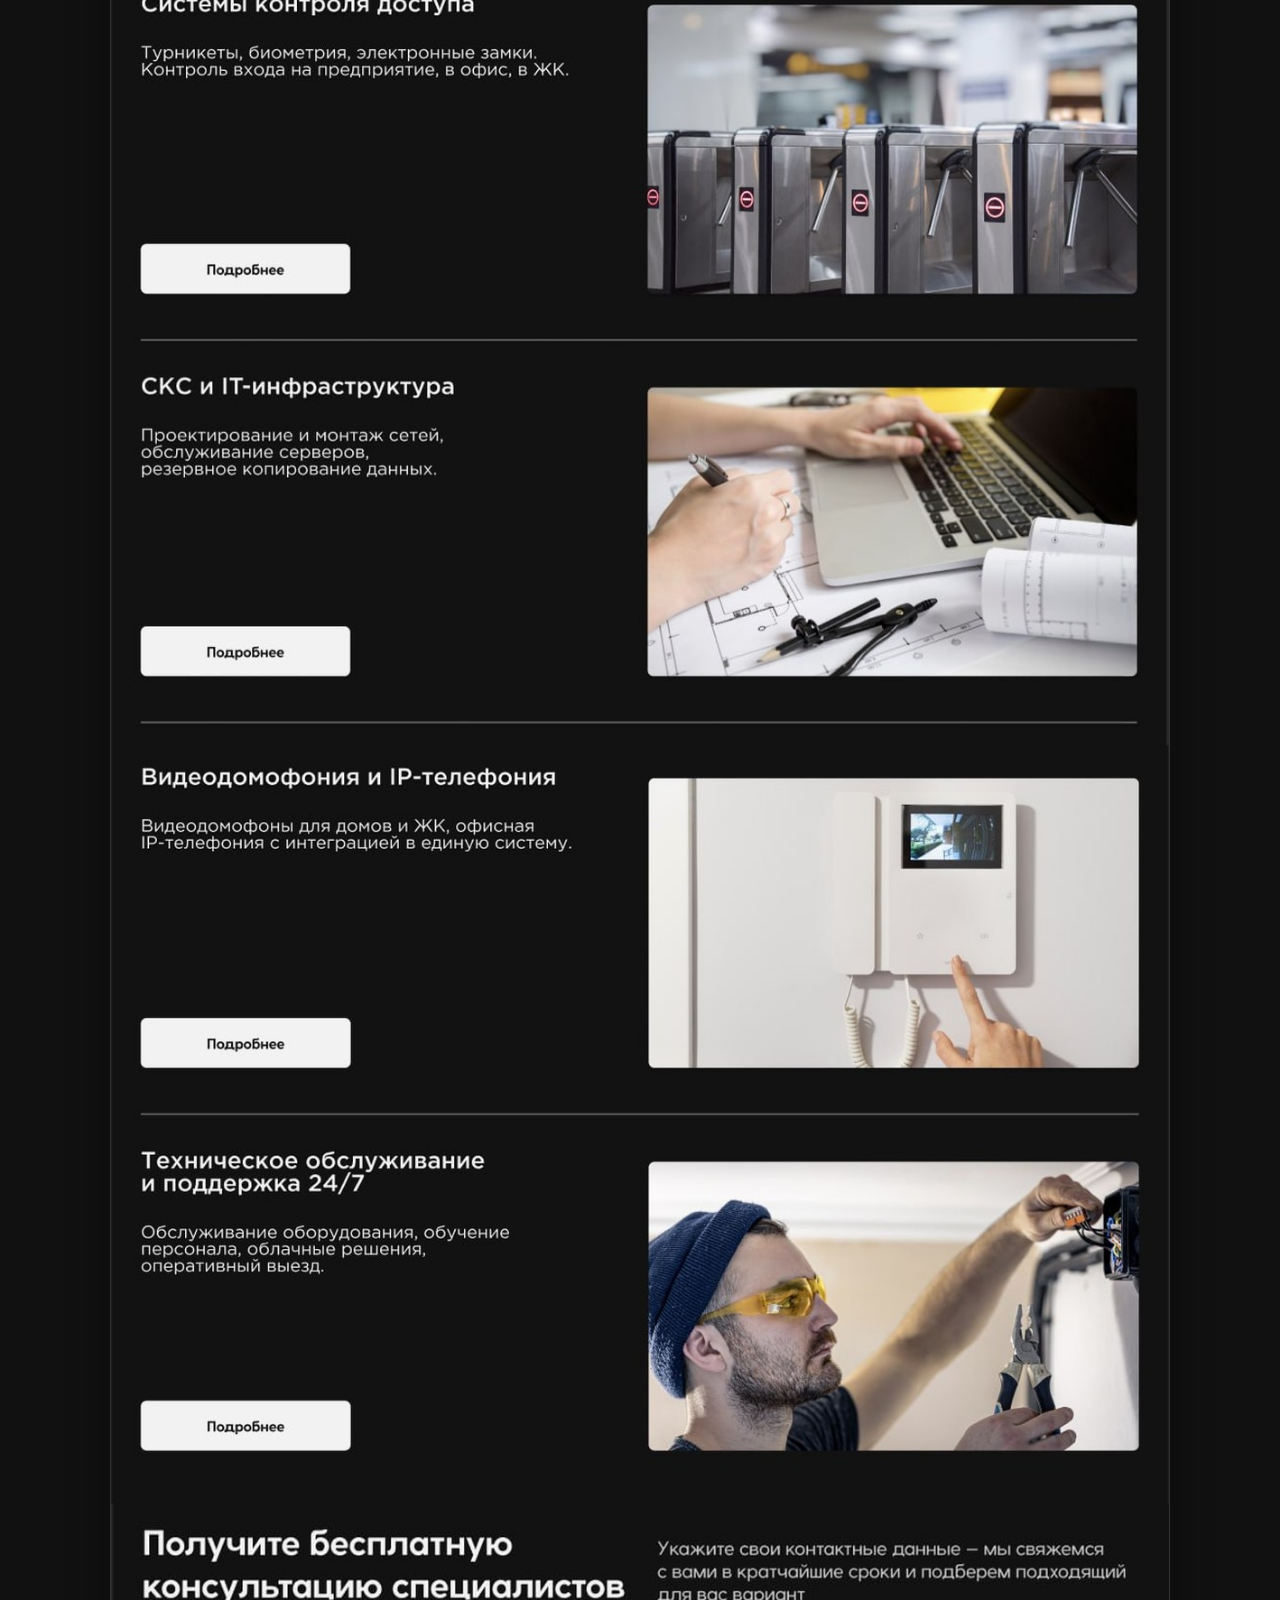
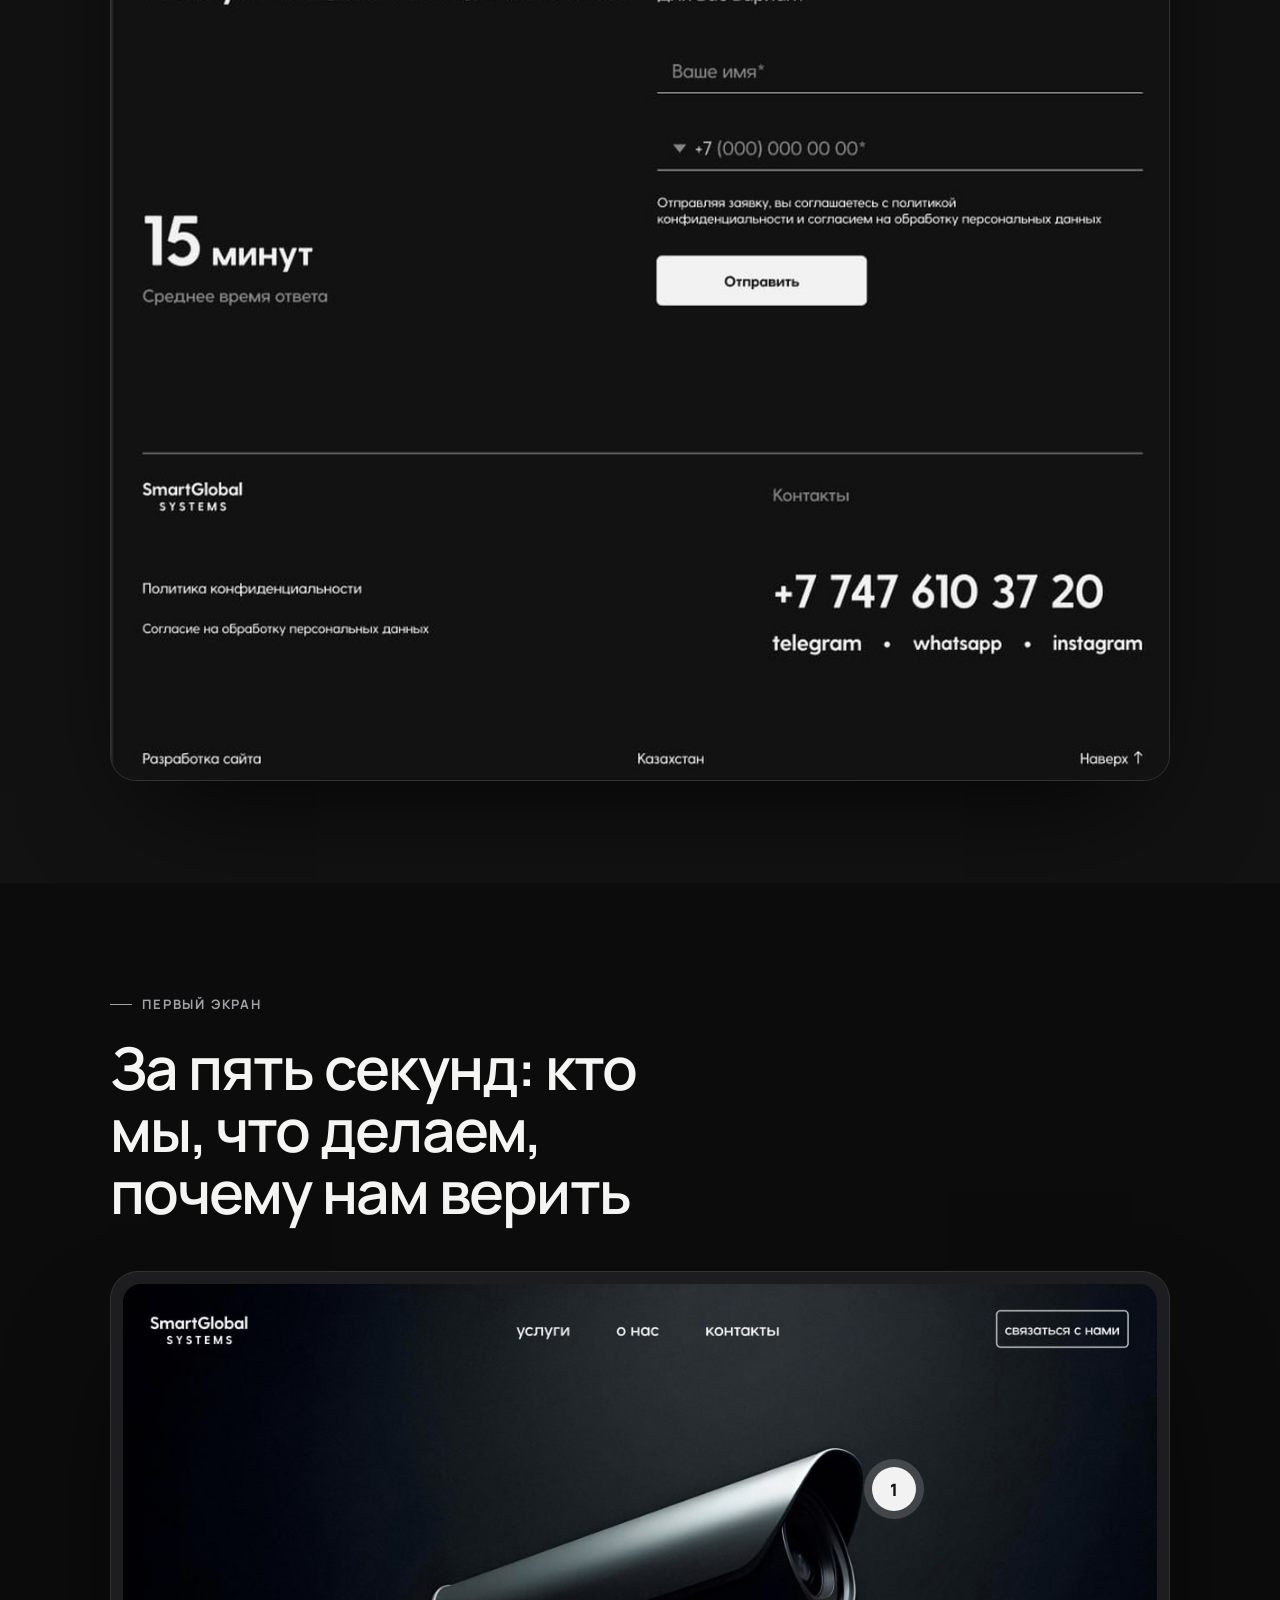
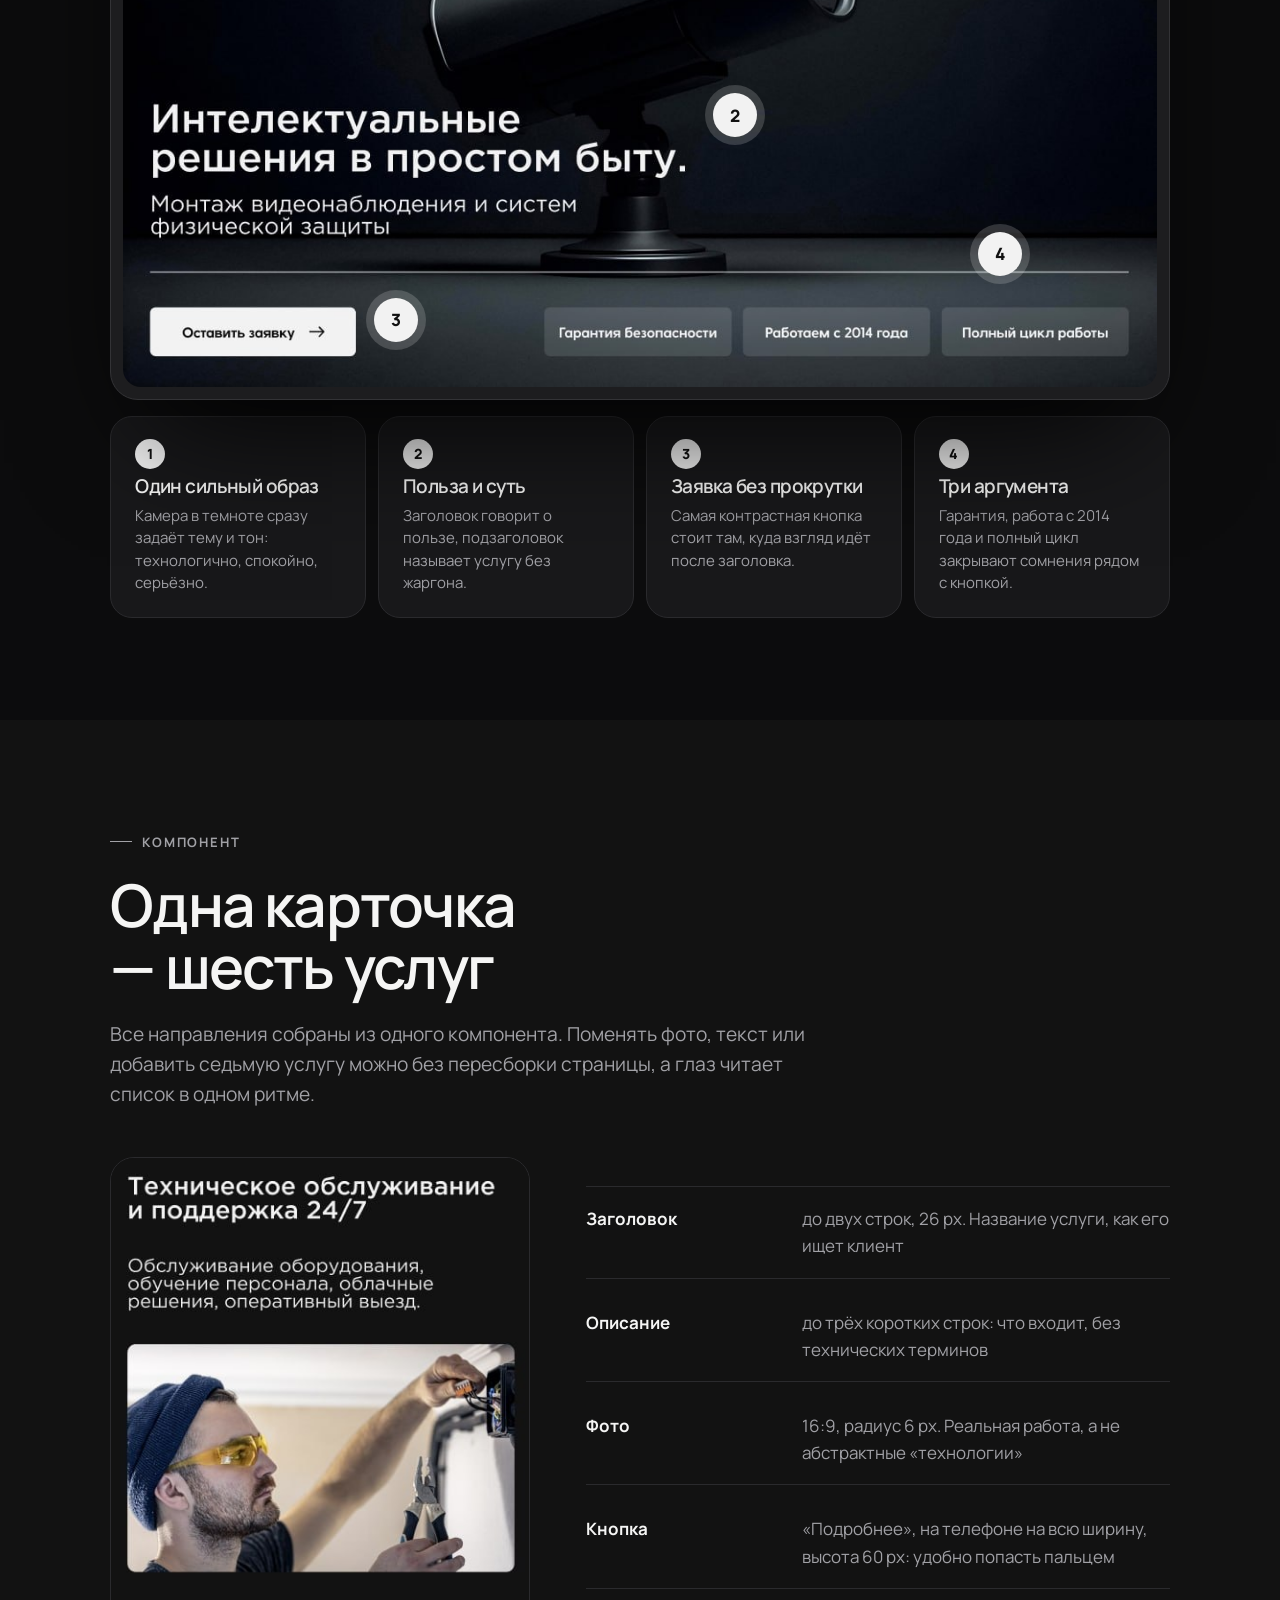
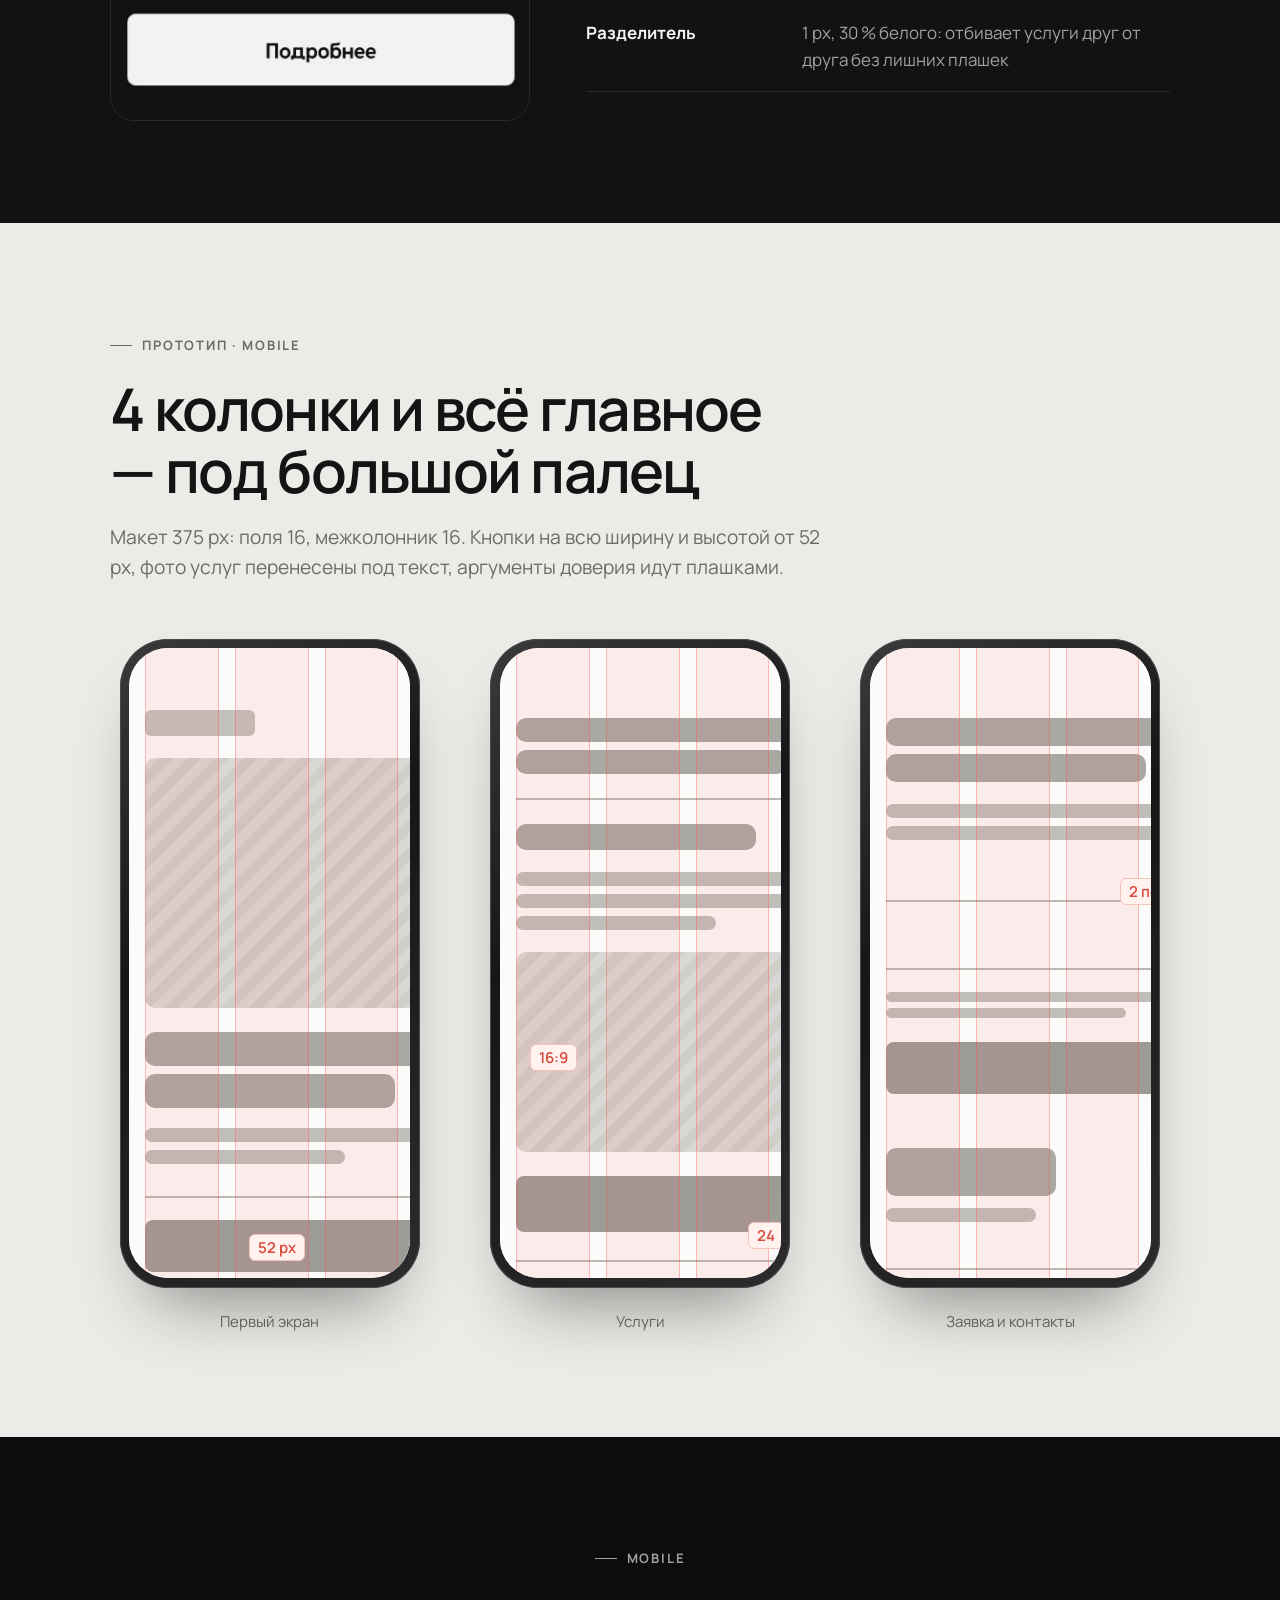
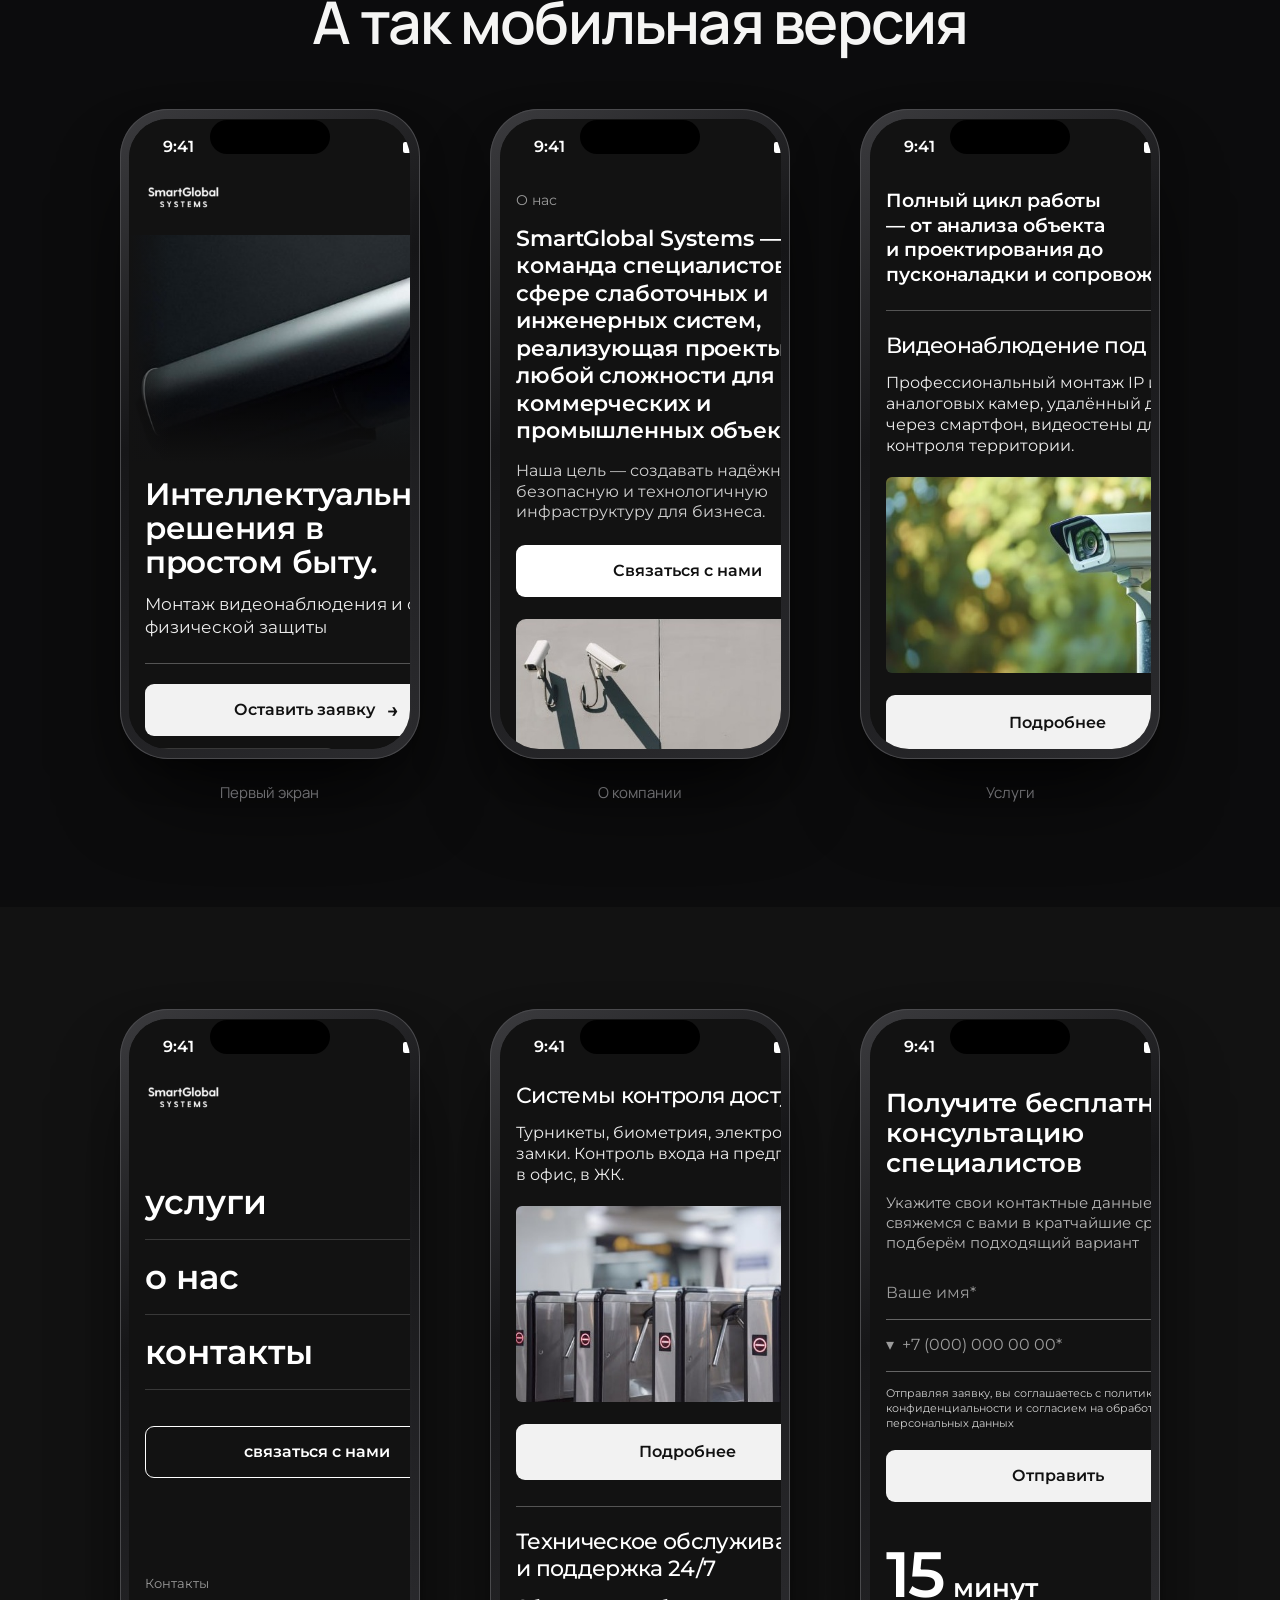
<file: works/smartglobal/index.html>
<!doctype html>
<html lang="ru">
<head>
<meta charset="utf-8">
<meta name="viewport" content="width=device-width, initial-scale=1">
<title>SmartGlobal Systems, кейс | MIRAI</title>
<meta name="description" content="Кейс MIRAI: сайт для SmartGlobal Systems, компании по монтажу видеонаблюдения и систем безопасности в Казахстане. Desktop и мобильная версия.">
<meta property="og:title" content="SmartGlobal Systems, кейс MIRAI">
<meta property="og:image" content="https://qweqwasdd.github.io/MIRAISTUDIO/works/smartglobal/img/hero.jpg">
<link rel="stylesheet" href="../../fonts/fonts.css">
<style>
.logo{display:inline-flex;align-items:center;gap:.4em;font:700 19px/1 "Unbounded","Geologica",sans-serif;letter-spacing:-.04em;white-space:nowrap;color:inherit;text-decoration:none}
.lk{display:flex;gap:.17em;padding:.17em;border-radius:.5em;background:linear-gradient(#E6E8E2,#DCDFD7);box-shadow:inset 0 1px 0 #fff,0 1px 2px rgb(40 48 30 / .14)}
.lk i{display:block;width:1.42em;height:1.42em;border-radius:.34em;padding-bottom:.12em;background:#A8D21E;font-style:normal}
.lk b{display:grid;place-items:center;height:100%;border-radius:.32em;background:#C8F53C;box-shadow:inset 0 0 0 1px #D4FA5A;font-size:.66em;font-weight:700;padding-bottom:.1em;color:#101211}
@font-face{font-family:"Manrope";src:url("fonts/manrope.woff") format("woff");font-weight:200 800;font-display:swap}
@font-face{font-family:"Montserrat";src:url("fonts/montserrat.woff") format("woff");font-weight:100 900;font-display:swap}

:root{
  --bg:#0c0c0d; --bg-2:#121212; --card:#18181a; --card-2:#202022; --line:#2a2a2d;
  --ink:#f5f5f4; --muted:#a1a1a6; --faint:#6e6e73;
  --paper:#ecebe8; --paper-2:#e2e1dd; --paper-ink:#141414; --paper-muted:#6b6b68;
  --wf:#d3d2ce; --wf-2:#c2c1bc; --grid:rgba(255,77,77,.09); --grid-edge:rgba(255,77,77,.35);
  --ui-bg:#121212; --ui-btn:#f2f2f2; --ui-chip:rgba(255,255,255,.16); --ui-muted:#9a9a9a;
  --case:"Manrope",system-ui,"Segoe UI",sans-serif; --ui:"Montserrat","Manrope",system-ui,sans-serif;
  color-scheme:dark;
}
*{box-sizing:border-box}
html{scroll-behavior:smooth}
body{margin:0;background:var(--bg);color:var(--ink);font:17px/1.6 var(--case);-webkit-font-smoothing:antialiased;text-rendering:optimizeLegibility}
img{display:block;max-width:100%;height:auto}
a{color:inherit}
h1,h2,h3,h4{margin:0;font-weight:600;letter-spacing:-.03em;line-height:1.05;text-wrap:balance}
p{margin:0}

/* ---------- site chrome ---------- */
.topbar{position:sticky;top:0;z-index:20;background:rgba(12,12,13,.86);backdrop-filter:blur(12px);-webkit-backdrop-filter:blur(12px);border-bottom:1px solid var(--line)}
.topbar .in{max-width:1400px;margin:auto;padding:0 clamp(16px,4vw,48px);height:60px;display:flex;align-items:center;justify-content:space-between;gap:16px}
.brand{font-weight:800;font-size:18px;text-decoration:none;letter-spacing:-.03em}
.brand b{color:#c8f169;font-weight:800}
.back{color:var(--muted);text-decoration:none;font-size:15px}
.back:hover{color:var(--ink)}

/* ---------- slide base ---------- */
.slide{position:relative;overflow:hidden}
.in{max-width:1400px;margin-inline:auto;padding:clamp(56px,8vw,120px) clamp(16px,8.6vw,120px)}
.eyebrow{display:inline-flex;align-items:center;gap:10px;font-size:13px;font-weight:700;letter-spacing:.14em;text-transform:uppercase;color:var(--muted)}
.eyebrow::before{content:"";width:22px;height:1px;background:currentColor}
.h-xl{font-size:clamp(44px,6.4vw,96px)}
.h-l{font-size:clamp(34px,4.6vw,68px)}
.h-m{font-size:clamp(26px,3vw,40px)}
.lead{font-size:clamp(17px,1.5vw,21px);color:var(--muted);max-width:60ch;line-height:1.55}
.dim{color:var(--faint)}
.paper{background:var(--paper);color:var(--paper-ink)}
.paper .eyebrow,.paper .lead{color:var(--paper-muted)}

/* ---------- 01 cover ---------- */
.cover{background:#080808;min-height:860px}
.cover .bgimg{position:absolute;inset:0;background:url(img/hero.jpg) center/cover;filter:blur(28px) brightness(.35) saturate(.6);transform:scale(1.15)}
.cover .in{position:relative;display:grid;grid-template-columns:minmax(0,1fr) 210px;gap:40px;align-items:center;padding-block:96px}
.tags{display:flex;flex-wrap:wrap;gap:8px;margin-bottom:28px}
.tag{border:1px solid rgba(255,255,255,.22);border-radius:999px;padding:7px 14px;font-size:14px;font-weight:600;color:#e7e7e7;background:rgba(255,255,255,.04)}
.frame{background:#1d1d1f;border:1px solid #333336;border-radius:28px;padding:12px;box-shadow:0 60px 120px -40px rgba(0,0,0,.9)}
.frame img{border-radius:18px}
.browser{background:#1d1d1f;border:1px solid #333336;border-radius:22px;overflow:hidden;box-shadow:0 50px 110px -40px rgba(0,0,0,.85)}
.browser .bar{height:38px;display:flex;align-items:center;gap:7px;padding:0 16px;border-bottom:1px solid #2c2c2f}
.browser .bar i{width:11px;height:11px;border-radius:50%;background:#3a3a3d}
.browser .bar span{margin-left:14px;height:22px;flex:1;max-width:340px;border-radius:7px;background:#2a2a2d;color:#8a8a8f;font-size:12px;display:flex;align-items:center;padding:0 10px}
.vtitle{writing-mode:vertical-rl;transform:rotate(180deg);font-size:118px;line-height:.9;font-weight:700;letter-spacing:-.04em;white-space:nowrap;justify-self:center}
.vtitle span{color:rgba(255,255,255,.28)}
.cover-foot{position:relative;display:flex;justify-content:space-between;gap:24px;margin-top:40px;color:var(--muted);font-size:15px}

/* ---------- cards ---------- */
.card{background:var(--card);border:1px solid var(--line);border-radius:28px;padding:clamp(24px,3vw,40px)}
.card.light{background:#f2f2f0;color:#151515;border-color:transparent}
.card.light p{color:#4c4c4a}
.card h3{font-size:clamp(28px,3vw,44px);margin-bottom:22px}
.card p{color:var(--muted);font-size:clamp(16px,1.35vw,19px);line-height:1.6}
.tr-grid{display:grid;grid-template-columns:minmax(0,1fr) minmax(0,1fr);gap:16px;margin-top:48px}
.stack{display:grid;gap:16px}
.photo{border-radius:28px;overflow:hidden;position:relative;min-height:100%}
.photo img{width:100%;height:100%;object-fit:cover}
.meta{display:grid;grid-template-columns:repeat(4,minmax(0,1fr));gap:1px;background:var(--line);border:1px solid var(--line);border-radius:22px;overflow:hidden;margin-top:16px}
.meta div{background:var(--card);padding:20px 24px}
.meta small{display:block;font-size:12px;letter-spacing:.1em;text-transform:uppercase;color:var(--faint);margin-bottom:6px;font-weight:700}
.meta b{font-weight:600;font-size:17px}

/* ---------- process / flow ---------- */
.steps{display:grid;grid-template-columns:repeat(4,minmax(0,1fr));gap:12px;margin-top:48px}
.step{background:var(--card);border:1px solid var(--line);border-radius:22px;padding:26px;display:grid;gap:10px;align-content:start}
.step .n{font-size:14px;font-weight:700;color:var(--faint)}
.step h4{font-size:22px}
.step p{color:var(--muted);font-size:15px;line-height:1.55}
.aud{display:grid;grid-template-columns:repeat(3,minmax(0,1fr));gap:12px;margin-top:12px}
.aud .step{background:transparent}
.flow{display:grid;grid-template-columns:repeat(5,minmax(0,1fr));gap:0;margin-top:56px;position:relative}
.flow::before{content:"";position:absolute;left:10%;right:10%;top:27px;height:1px;background:linear-gradient(90deg,#3a3a3d,#6b6b70,#3a3a3d)}
.node{position:relative;display:grid;justify-items:center;text-align:center;gap:14px;padding:0 10px}
.node .dot{width:56px;height:56px;border-radius:50%;background:var(--bg);border:1px solid #4a4a4e;display:grid;place-items:center;font-weight:700;font-size:16px}
.node.goal .dot{background:#f2f2f2;color:#111;border-color:#f2f2f2}
.node h4{font-size:19px}
.node p{color:var(--muted);font-size:14.5px;line-height:1.5}
.node .q{display:inline-block;margin-top:2px;font-size:13px;color:var(--ink);border:1px solid var(--line);border-radius:999px;padding:4px 10px}

/* ---------- wireframes ---------- */
.wf-wrap{margin-top:48px;border-radius:24px;background:#f7f7f5;padding:24px;box-shadow:0 1px 0 rgba(0,0,0,.04),0 30px 60px -40px rgba(0,0,0,.25)}
.wf-scale{width:100%;aspect-ratio:1440/var(--h);position:relative;overflow:hidden;border-radius:12px;background:#fbfbfa;container-type:inline-size}
.wf{position:absolute;left:0;top:0;width:1440px;transform-origin:0 0;transform:scale(calc(100cqw / 1440px))}
.wf-legend{display:flex;flex-wrap:wrap;gap:10px 28px;margin-top:20px;font-size:14px;color:var(--paper-muted)}
.wf-legend b{color:var(--paper-ink);font-weight:700}
.sw{display:inline-block;width:12px;height:12px;border-radius:3px;margin-right:8px;vertical-align:-1px}
.cols{position:absolute;inset:0 40px;display:grid;grid-template-columns:repeat(12,1fr);gap:20px;pointer-events:none;z-index:3}
.cols i{background:var(--grid);border-left:1px solid var(--grid-edge);border-right:1px solid var(--grid-edge)}
.cols.m4{inset:0 16px;grid-template-columns:repeat(4,1fr);gap:16px}
.blk{position:absolute;background:var(--wf);border-radius:6px}
.blk.d{background:var(--wf-2)}
.blk.img{background:repeating-linear-gradient(135deg,#d9d8d4 0 10px,#cfcec9 10px 20px);border-radius:10px}
.blk.btn{background:#9c9b96;border-radius:8px}
.blk.out{background:transparent;border:2px solid #9c9b96;border-radius:8px}
.blk.line{height:2px;background:#b9b8b3;border-radius:0}
.txt{position:absolute;height:14px;border-radius:7px;background:#bfbeb9}
.txt.h{height:34px;border-radius:10px;background:#a9a8a3}
.lbl{position:absolute;font:600 15px/1 var(--case);color:#d94a3b;background:#fff2ef;border:1px solid #f3c2b8;border-radius:6px;padding:5px 8px;white-space:nowrap;z-index:4}
.sec-tag{position:absolute;left:12px;font:700 13px/1 var(--case);letter-spacing:.08em;text-transform:uppercase;color:#7c7b77;z-index:4}
.meas{position:absolute;z-index:4;border:0 dashed #d94a3b}
.meas.hz{height:0;border-top-width:1.5px}
.meas.vt{width:0;border-left-width:1.5px}

/* ---------- desktop showcase ---------- */
.desk{margin-top:48px}
.desk .browser{border-radius:26px}
.desk .scroll{max-height:none}

/* ---------- annotated hero ---------- */
.anno{position:relative;margin-top:48px}
.anno .pin{position:absolute;width:44px;height:44px;margin:-22px 0 0 -22px;border-radius:50%;background:#f2f2f2;color:#111;font-weight:800;font-size:17px;display:grid;place-items:center;box-shadow:0 0 0 8px rgba(242,242,242,.18)}
.notes4{display:grid;grid-template-columns:repeat(4,minmax(0,1fr));gap:12px;margin-top:16px}
.note{background:var(--card);border:1px solid var(--line);border-radius:22px;padding:22px 24px;display:grid;gap:8px;align-content:start}
.note .k{width:30px;height:30px;border-radius:50%;background:#f2f2f2;color:#111;font-weight:800;font-size:14px;display:grid;place-items:center}
.note h4{font-size:19px}
.note p{color:var(--muted);font-size:15px;line-height:1.5}

/* ---------- component anatomy ---------- */
.anat{display:grid;grid-template-columns:420px minmax(0,1fr);gap:56px;margin-top:48px;align-items:center}
.anat .mob{position:relative}
.anat .mob img{border-radius:24px;border:1px solid var(--line)}
.callout{position:absolute;right:-24px;transform:translateX(100%);display:flex;align-items:center;gap:12px;font-size:15px;white-space:nowrap}
.callout::before{content:"";width:48px;height:1px;background:#8a8a8f}
.callout b{font-weight:700}
.callout span{color:var(--muted)}
.spec{display:grid;gap:12px}
.spec .row{display:grid;grid-template-columns:200px 1fr;gap:16px;padding:18px 0;border-bottom:1px solid var(--line)}
.spec .row:first-child{border-top:1px solid var(--line)}
.spec .row b{font-weight:700}
.spec .row span{color:var(--muted)}

/* ---------- phones ---------- */
.phones{display:grid;grid-template-columns:repeat(3,minmax(0,1fr));gap:clamp(16px,4vw,64px);margin-top:56px;justify-items:center}
.phone{--w:300px;width:var(--w);aspect-ratio:375/812;border-radius:calc(var(--w)*.16);padding:calc(var(--w)*.032);background:linear-gradient(145deg,#3b3b3e,#161618 40%,#2c2c2f);box-shadow:0 0 0 1px #4a4a4d inset,0 50px 90px -30px rgba(0,0,0,.85),0 20px 40px -20px rgba(0,0,0,.6);position:relative}
.phone .glass{width:100%;height:100%;border-radius:calc(var(--w)*.13);overflow:hidden;position:relative;background:var(--ui-bg);container-type:inline-size}
.phone .screen{position:absolute;left:0;top:0;width:375px;height:812px;transform-origin:0 0;transform:scale(calc(100cqw / 375px));overflow:hidden;background:var(--ui-bg);color:#fff;font-family:var(--ui)}
.phone .island{position:absolute;top:11px;left:50%;transform:translateX(-50%);width:120px;height:34px;border-radius:20px;background:#000;z-index:10}
.status{height:50px;display:flex;justify-content:space-between;align-items:center;padding:6px 30px 0 34px;font:600 16px/1 var(--ui);position:relative;z-index:9}
.status .r{display:flex;gap:6px;align-items:center}
.status .r i{display:block;background:#fff;border-radius:2px}
.paper .phone{box-shadow:0 0 0 1px #4a4a4d inset,0 40px 70px -30px rgba(0,0,0,.45)}
.cap{margin-top:22px;text-align:center;color:var(--muted);font-size:15px}
.paper .cap{color:var(--paper-muted)}
.pcol{display:grid;justify-items:center}

/* ---------- client UI (mobile) ---------- */
.ui{padding:0 16px}
.ui-head{display:flex;justify-content:space-between;align-items:center;height:56px;padding:0 16px}
.ui-head img{height:28px;width:auto}
.burger{width:26px;display:grid;gap:6px}
.burger i{display:block;height:2px;background:#fff;border-radius:2px}
.u-h1{font:600 31px/1.1 var(--ui);letter-spacing:-.01em}
.u-h2{font:600 22px/1.25 var(--ui);letter-spacing:-.005em}
.u-h3{font:500 22px/1.2 var(--ui)}
.u-p{font:400 15.5px/1.35 var(--ui);color:#ececec}
.u-s{font:400 13px/1.4 var(--ui);color:var(--ui-muted)}
.u-btn{height:52px;border-radius:9px;background:var(--ui-btn);color:#111;font:600 16px/1 var(--ui);display:flex;align-items:center;justify-content:center;gap:12px}
.u-btn.out{background:transparent;color:#fff;border:1.5px solid #fff}
.u-chip{height:40px;border-radius:8px;background:var(--ui-chip);font:600 12.5px/1 var(--ui);display:inline-flex;align-items:center;padding:0 11px;white-space:nowrap}
.u-line{height:1px;background:rgba(255,255,255,.28)}
.u-img{border-radius:6px;overflow:hidden}
.u-img img{width:100%;height:100%;object-fit:cover}
.u-in{border-bottom:1px solid rgba(255,255,255,.35);height:52px;display:flex;align-items:center;font:400 16px/1 var(--ui);color:#9b9b9b}

/* ---------- UI kit ---------- */
.kit{display:grid;grid-template-columns:minmax(0,1.1fr) minmax(0,.9fr);gap:16px;margin-top:48px}
.swatches{display:grid;grid-template-columns:repeat(5,minmax(0,1fr));gap:10px}
.swatch{border-radius:18px;overflow:hidden;border:1px solid var(--line);background:var(--card)}
.swatch i{display:block;height:110px}
.swatch div{padding:12px 14px}
.swatch b{display:block;font-size:14px}
.swatch code{font:500 13px/1.4 ui-monospace,Consolas,monospace;color:var(--muted)}
.type-scale{display:grid;gap:0;margin-top:16px}
.ts{display:grid;grid-template-columns:120px 1fr;align-items:baseline;gap:20px;padding:16px 0;border-top:1px solid var(--line);font-family:var(--ui)}
.ts small{font-family:var(--case);color:var(--faint);font-size:13px;font-weight:600}
.comp{display:grid;gap:22px;align-content:start}
.comp .lab{font-size:12px;font-weight:700;letter-spacing:.12em;text-transform:uppercase;color:var(--faint);margin-bottom:10px}
.row-ui{display:flex;flex-wrap:wrap;gap:10px;align-items:center}
.k-btn{height:50px;border-radius:9px;background:var(--ui-btn);color:#111;font:600 14.5px/1 var(--ui);display:inline-flex;align-items:center;gap:10px;padding:0 18px}
.k-btn.hover{background:#ffffff;box-shadow:0 0 0 4px rgba(255,255,255,.15)}
.k-btn.out{background:transparent;color:#fff;border:1.5px solid #fff;font-weight:500}
.k-chip{height:46px;border-radius:9px;background:#3d3d3f;font:600 15px/1 var(--ui);display:inline-flex;align-items:center;padding:0 18px}
.k-in{font-family:var(--ui);border-bottom:1px solid #5a5a5d;padding:14px 2px;color:#8f8f8f;font-size:16px}
.k-in.focus{border-color:#fff;color:#fff}
.k-in.err{border-color:#ff6b5a;color:#fff}
.k-in small{display:block;color:#ff8a7a;font-size:12.5px;margin-top:8px}

/* ---------- result / contact ---------- */
.nums{display:grid;grid-template-columns:repeat(4,minmax(0,1fr));gap:12px;margin-top:48px}
.num{background:var(--card);border:1px solid var(--line);border-radius:24px;padding:28px}
.num b{display:block;font-size:clamp(48px,5vw,72px);letter-spacing:-.04em;line-height:1;margin-bottom:14px;font-weight:600}
.num p{color:var(--muted);font-size:15.5px;line-height:1.5}
.thanks{text-align:center}
.thanks .big{font-size:clamp(56px,10vw,150px);font-weight:700;letter-spacing:-.05em;line-height:.9}
.thanks .big span{display:block;color:rgba(255,255,255,.26)}
.contacts{display:grid;grid-template-columns:repeat(3,minmax(0,1fr));gap:12px;margin-top:64px;text-align:left}
.contacts a,.contacts .copy{display:block;width:100%;text-align:left;font:inherit;color:inherit;cursor:pointer;text-decoration:none;background:var(--card);border:1px solid var(--line);border-radius:22px;padding:24px 26px;transition:transform .15s,border-color .15s}
.contacts a:hover,.contacts .copy:hover{transform:translateY(-2px);border-color:#4a4a4e}
.contacts .copy:focus-visible,.contacts a:focus-visible{outline:2px solid #f2f2f2;outline-offset:3px}
.toast{position:fixed;left:50%;bottom:28px;transform:translate(-50%,20px);opacity:0;background:#f2f2f2;color:#111;font-weight:700;font-size:15px;padding:12px 20px;border-radius:999px;transition:.2s;pointer-events:none;z-index:50}
.toast.on{opacity:1;transform:translate(-50%,0)}
.contacts a.main{background:#f2f2f2;color:#111;border-color:#f2f2f2}
.contacts small{display:block;font-size:12px;letter-spacing:.12em;text-transform:uppercase;font-weight:700;color:var(--faint);margin-bottom:8px}
.contacts a.main small{color:#6a6a6a}
.contacts b{font-size:clamp(16px,1.5vw,20px);font-weight:700;letter-spacing:-.01em;overflow-wrap:anywhere}
.sign{display:flex;justify-content:space-between;margin-top:56px;padding-top:24px;border-top:1px solid var(--line);color:var(--muted);font-size:15px}
.sign b{color:var(--ink);font-weight:800;letter-spacing:-.03em;font-size:20px}
.sign b em{font-style:normal;color:#c8f169}

footer.site{border-top:1px solid var(--line);color:var(--faint);font-size:14px}
footer.site .in{padding-block:28px;display:flex;justify-content:space-between;gap:16px;flex-wrap:wrap}

/* ---------- behance render mode ---------- */
.behance .topbar,.behance footer.site{display:none}

/* ---------- responsive (site) ---------- */
@media (max-width:1100px){
  .cover .in{grid-template-columns:1fr}
  .vtitle{writing-mode:horizontal-tb;transform:none;font-size:clamp(44px,9vw,80px);justify-self:start;white-space:normal;order:-1}
  .anat{grid-template-columns:1fr}
  .callout{display:none}
  .kit{grid-template-columns:1fr}
}
@media (max-width:900px){
  .tr-grid,.notes4,.steps,.nums,.contacts{grid-template-columns:1fr 1fr}
  .aud{grid-template-columns:1fr}
  .flow{grid-template-columns:1fr;gap:28px}
  .flow::before{display:none}
  .node{grid-template-columns:56px 1fr;justify-items:start;text-align:left;column-gap:16px}
  .node .dot{grid-row:span 3}
  .meta{grid-template-columns:1fr 1fr}
  .phones{grid-template-columns:1fr}
  .swatches{grid-template-columns:repeat(3,minmax(0,1fr))}
  .spec .row{grid-template-columns:1fr}
}
@media (max-width:560px){
  .tr-grid,.notes4,.steps,.nums,.contacts,.meta{grid-template-columns:1fr}
  .cover-foot{flex-direction:column}
  .sign{flex-direction:column;gap:8px}
  .swatches{grid-template-columns:repeat(2,minmax(0,1fr))}
  .ts{grid-template-columns:1fr;gap:6px}
  .anno .pin{width:28px;height:28px;margin:-14px 0 0 -14px;font-size:13px;box-shadow:0 0 0 5px rgba(242,242,242,.18)}
}
</style>
</head>
<body>

<header class="topbar">
  <div class="in">
    <a class="logo" href="../../#top" aria-label="MIRAI, на главную"><span class="lw" style="font-weight:800;letter-spacing:.02em">MIRAI</span></a>
    <a class="back" href="../../#work">← Все работы</a>
  </div>
</header>

<main>

<!-- 01 COVER -->
<section class="slide cover" id="s01-cover">
  <div class="bgimg" aria-hidden="true"></div>
  <div class="in">
    <div>
      <div class="tags"><span class="tag">Web design</span><span class="tag">Desktop + Mobile</span><span class="tag">Казахстан · 2026</span></div>
      <div class="browser">
        <div class="bar"><i></i><i></i><i></i><span>smartglobal.kz</span></div>
        <img src="img/hero.jpg" width="1172" height="797" alt="Первый экран сайта SmartGlobal Systems">
      </div>
      <div class="cover-foot"><span>Сайт для компании по системам безопасности</span><span>Дизайн: MIRAI</span></div>
    </div>
    <h1 class="vtitle">SmartGlobal<br><span>Systems</span></h1>
  </div>
</section>

<!-- 02 TASK / SOLUTION -->
<section class="slide" id="s02-task" style="background:var(--bg)">
  <div class="in">
    <span class="eyebrow">О проекте</span>
    <div class="tr-grid">
      <div class="stack">
        <div class="card">
          <h3>Это задача</h3>
          <p>SmartGlobal Systems монтирует видеонаблюдение, сигнализацию, контроль доступа и IT-инфраструктуру для бизнеса и жилых комплексов. Нужен сайт, который с первых секунд вызывает доверие, понятно показывает шесть направлений работы и быстро приводит посетителя к заявке.</p>
        </div>
        <div class="card light">
          <h3>Это решение</h3>
          <p>Тёмный технологичный сайт с одним сильным образом на первом экране, аргументами доверия рядом с кнопкой, услугами в едином шаблоне и короткой формой с обещанием ответа за 15 минут. Две версии: для компьютера и для телефона.</p>
        </div>
      </div>
      <div class="photo"><img src="img/about-photo.jpg" width="539" height="633" alt="Камеры видеонаблюдения на фасаде здания"></div>
    </div>
    <div class="meta">
      <div><small>Заказчик</small><b>SmartGlobal Systems</b></div>
      <div><small>Страна</small><b>Казахстан</b></div>
      <div><small>Роль</small><b>Веб-дизайнер</b></div>
      <div><small>Что сделано</small><b>Анализ, структура, прототип, дизайн</b></div>
    </div>
  </div>
</section>

<!-- 03 PROCESS + AUDIENCE -->
<section class="slide" id="s03-process" style="background:var(--bg-2)">
  <div class="in">
    <span class="eyebrow">Процесс</span>
    <h2 class="h-l" style="margin-top:22px;max-width:22ch">Безопасность продают через доверие</h2>
    <p class="lead" style="margin-top:22px">Клиенты компании выбирают подрядчика, которому можно доверить охрану объекта. Им важны гарантии, опыт и скорость реакции, а не технические характеристики камер.</p>
    <div class="steps">
      <div class="step"><span class="n">01</span><h4>Анализ</h4><p>Разобрал аудиторию заказчика и сайты компаний этой ниши: что обещают, где теряют клиента.</p></div>
      <div class="step"><span class="n">02</span><h4>Структура</h4><p>Собрал путь посетителя от первого экрана до заявки и порядок блоков.</p></div>
      <div class="step"><span class="n">03</span><h4>Прототип</h4><p>Сетка 12 колонок для десктопа и 4 для телефона, вайрфреймы ключевых экранов.</p></div>
      <div class="step"><span class="n">04</span><h4>Дизайн</h4><p>Финальные макеты Desktop и Mobile, компоненты и стили. Передал заказчику.</p></div>
    </div>
    <div class="aud">
      <div class="step"><span class="n">Аудитория</span><h4>Бизнес</h4><p>Офисы, склады, производства, магазины. Нужна охрана объекта под ключ.</p></div>
      <div class="step"><span class="n">Аудитория</span><h4>Жилые комплексы</h4><p>Управляющие компании: домофония, контроль доступа, видеонаблюдение.</p></div>
      <div class="step"><span class="n">Главный вопрос</span><h4>«Им можно доверять?»</h4><p>Ответ должен быть виден на первом экране и повторяться до самой формы.</p></div>
    </div>
  </div>
</section>

<!-- 04 STRUCTURE / FLOW -->
<section class="slide" id="s04-structure" style="background:var(--bg)">
  <div class="in">
    <span class="eyebrow">Структура</span>
    <h2 class="h-l" style="margin-top:22px;max-width:18ch">Каждый блок отвечает на один вопрос клиента</h2>
    <div class="flow">
      <div class="node"><span class="dot">1</span><h4>Первый экран</h4><p>Кто вы и чем занимаетесь, почему вам можно доверять</p><span class="q">«Куда я попал?»</span></div>
      <div class="node"><span class="dot">2</span><h4>О компании</h4><p>Команда, опыт, работа с коммерческими объектами</p><span class="q">«Вы надёжные?»</span></div>
      <div class="node"><span class="dot">3</span><h4>6 услуг</h4><p>Единый шаблон: что входит, фото, «Подробнее»</p><span class="q">«Вы сделаете моё?»</span></div>
      <div class="node goal"><span class="dot">4</span><h4>Заявка</h4><p>Два поля и ответ за 15 минут</p><span class="q">«Это быстро?»</span></div>
      <div class="node"><span class="dot">5</span><h4>Контакты</h4><p>Телефон крупно, Telegram, WhatsApp, Instagram</p><span class="q">«Как связаться?»</span></div>
    </div>
  </div>
</section>

<!-- 05 DESKTOP GRID / PROTOTYPE -->
<section class="slide paper" id="s05-grid-desktop">
  <div class="in">
    <span class="eyebrow">Прототип · Desktop</span>
    <h2 class="h-l" style="margin-top:22px;max-width:18ch">Сетка 12 колонок, всё на одних осях</h2>
    <p class="lead" style="margin-top:22px">Макет 1440 px: поля 40, межколонник 20, контейнер 1360. Текст живёт в колонках 1–6, фото начинаются строго с 7-й, поэтому все секции читаются одной вертикалью.</p>
    <div class="wf-wrap">
      <div class="wf-scale" style="--h:1630">
        <div class="wf" style="height:1630px">
          <div class="cols"><i></i><i></i><i></i><i></i><i></i><i></i><i></i><i></i><i></i><i></i><i></i><i></i></div>
          <!-- header -->
          <span class="sec-tag" style="top:12px">Шапка · 88</span>
          <div class="blk d" style="left:40px;top:32px;width:135px;height:32px"></div>
          <div class="txt" style="left:560px;top:42px;width:80px"></div>
          <div class="txt" style="left:660px;top:42px;width:70px"></div>
          <div class="txt" style="left:750px;top:42px;width:100px"></div>
          <div class="blk out" style="left:1225px;top:26px;width:175px;height:46px"></div>
          <!-- hero -->
          <span class="sec-tag" style="top:104px">Первый экран · 900</span>
          <div class="blk img" style="left:40px;top:96px;width:1360px;height:880px;opacity:.4"></div>
          <div class="txt h" style="left:72px;top:606px;width:480px;height:46px"></div>
          <div class="txt h" style="left:72px;top:662px;width:700px;height:46px"></div>
          <div class="txt" style="left:72px;top:734px;width:540px;height:22px"></div>
          <div class="txt" style="left:72px;top:764px;width:320px;height:22px"></div>
          <div class="blk line" style="left:72px;top:820px;width:1296px"></div>
          <div class="blk btn" style="left:72px;top:870px;width:290px;height:64px"></div>
          <div class="blk d" style="left:742px;top:870px;width:200px;height:64px"></div>
          <div class="blk d" style="left:956px;top:870px;width:200px;height:64px"></div>
          <div class="blk d" style="left:1170px;top:870px;width:198px;height:64px"></div>
          <span class="lbl" style="left:380px;top:888px">Кнопка заявки · колонки 1–3</span>
          <span class="lbl" style="left:900px;top:944px">Аргументы доверия · колонки 7–12</span>
          <!-- about -->
          <span class="sec-tag" style="top:1004px">О компании · 120 сверху</span>
          <div class="txt" style="left:40px;top:1060px;width:70px"></div>
          <div class="txt h" style="left:40px;top:1100px;width:620px;height:28px"></div>
          <div class="txt h" style="left:40px;top:1138px;width:580px;height:28px"></div>
          <div class="txt h" style="left:40px;top:1176px;width:600px;height:28px"></div>
          <div class="txt" style="left:40px;top:1236px;width:520px"></div>
          <div class="txt" style="left:40px;top:1260px;width:460px"></div>
          <div class="blk btn" style="left:40px;top:1310px;width:290px;height:62px"></div>
          <div class="blk img" style="left:730px;top:1046px;width:670px;height:520px"></div>
          <span class="lbl" style="left:740px;top:1056px">Фото · колонки 7–12</span>
          <span class="lbl" style="left:40px;top:1392px">Текст · колонки 1–6</span>
          <!-- measurements -->
          <span class="lbl" style="left:4px;top:120px">40</span>
          <span class="lbl" style="left:696px;top:1590px">20</span>
          <span class="lbl" style="left:1404px;top:120px">40</span>
        </div>
      </div>
      <div class="wf-legend"><span><i class="sw" style="background:rgba(255,77,77,.25)"></i><b>12 колонок</b> по 95 px</span><span><b>Поля</b> 40 px</span><span><b>Межколонник</b> 20 px</span><span><b>Отступы секций</b> 120 px</span><span><b>Шаг</b> 8 px</span></div>
    </div>
  </div>
</section>

<!-- 06 DESKTOP SHOWCASE -->
<section class="slide" id="s06-desktop" style="background:var(--bg-2)">
  <div class="in">
    <div style="text-align:center"><span class="eyebrow">Desktop</span>
      <h2 class="h-l" style="margin:22px auto 0">Так выглядит Desktop</h2></div>
    <div class="desk">
      <div class="browser">
        <div class="bar"><i></i><i></i><i></i><span>smartglobal.kz</span></div>
        <img src="img/desktop-full.jpg" width="1172" height="5170" alt="Полная страница сайта SmartGlobal Systems: первый экран, о компании, шесть услуг, форма заявки и контакты">
      </div>
    </div>
  </div>
</section>

<!-- 07 HERO ANNOTATED -->
<section class="slide" id="s07-hero" style="background:var(--bg)">
  <div class="in">
    <span class="eyebrow">Первый экран</span>
    <h2 class="h-l" style="margin-top:22px;max-width:17ch">За пять секунд: кто мы, что делаем, почему нам верить</h2>
    <div class="anno">
      <div class="frame"><img src="img/hero.jpg" width="1172" height="797" alt="Первый экран с отметками ключевых решений"></div>
      <span class="pin" style="left:74%;top:30%">1</span>
      <span class="pin" style="left:59%;top:61%">2</span>
      <span class="pin" style="left:27%;top:89%">3</span>
      <span class="pin" style="left:84%;top:80%">4</span>
    </div>
    <div class="notes4">
      <div class="note"><span class="k">1</span><h4>Один сильный образ</h4><p>Камера в темноте сразу задаёт тему и тон: технологично, спокойно, серьёзно.</p></div>
      <div class="note"><span class="k">2</span><h4>Польза и суть</h4><p>Заголовок говорит о пользе, подзаголовок называет услугу без жаргона.</p></div>
      <div class="note"><span class="k">3</span><h4>Заявка без прокрутки</h4><p>Самая контрастная кнопка стоит там, куда взгляд идёт после заголовка.</p></div>
      <div class="note"><span class="k">4</span><h4>Три аргумента</h4><p>Гарантия, работа с 2014 года и полный цикл закрывают сомнения рядом с кнопкой.</p></div>
    </div>
  </div>
</section>

<!-- 08 COMPONENT ANATOMY -->
<section class="slide" id="s08-component" style="background:var(--bg-2)">
  <div class="in">
    <span class="eyebrow">Компонент</span>
    <h2 class="h-l" style="margin-top:22px;max-width:18ch">Одна карточка — шесть услуг</h2>
    <p class="lead" style="margin-top:22px">Все направления собраны из одного компонента. Поменять фото, текст или добавить седьмую услугу можно без пересборки страницы, а глаз читает список в одном ритме.</p>
    <div class="anat">
      <div class="mob">
        <img src="img/mobile-card.jpg" width="436" height="586" alt="Мобильная карточка услуги «Техническое обслуживание и поддержка 24/7»">
      </div>
      <div class="spec">
        <div class="row"><b>Заголовок</b><span>до двух строк, 26 px. Название услуги, как его ищет клиент</span></div>
        <div class="row"><b>Описание</b><span>до трёх коротких строк: что входит, без технических терминов</span></div>
        <div class="row"><b>Фото</b><span>16:9, радиус 6 px. Реальная работа, а не абстрактные «технологии»</span></div>
        <div class="row"><b>Кнопка</b><span>«Подробнее», на телефоне на всю ширину, высота 60 px: удобно попасть пальцем</span></div>
        <div class="row"><b>Разделитель</b><span>1 px, 30 % белого: отбивает услуги друг от друга без лишних плашек</span></div>
      </div>
    </div>
  </div>
</section>

<!-- 09 MOBILE GRID / PROTOTYPE -->
<section class="slide paper" id="s09-grid-mobile">
  <div class="in">
    <span class="eyebrow">Прототип · Mobile</span>
    <h2 class="h-l" style="margin-top:22px;max-width:18ch">4 колонки и всё главное — под большой палец</h2>
    <p class="lead" style="margin-top:22px">Макет 375 px: поля 16, межколонник 16. Кнопки на всю ширину и высотой от 52 px, фото услуг перенесены под текст, аргументы доверия идут плашками.</p>
    <div class="phones">
      <!-- wf hero -->
      <div class="pcol"><div class="phone"><div class="glass" style="background:#fbfbfa"><div class="screen" style="background:#fbfbfa">
        <div class="cols m4"><i></i><i></i><i></i><i></i></div>
        <div class="blk d" style="left:16px;top:62px;width:110px;height:26px"></div>
        <div class="blk d" style="left:327px;top:66px;width:32px;height:18px"></div>
        <div class="blk img" style="left:16px;top:110px;width:343px;height:250px"></div>
        <div class="txt h" style="left:16px;top:384px;width:300px"></div>
        <div class="txt h" style="left:16px;top:426px;width:250px"></div>
        <div class="txt" style="left:16px;top:480px;width:320px"></div>
        <div class="txt" style="left:16px;top:502px;width:200px"></div>
        <div class="blk line" style="left:16px;top:548px;width:343px"></div>
        <div class="blk btn" style="left:16px;top:572px;width:343px;height:52px"></div>
        <div class="blk d" style="left:16px;top:640px;width:163px;height:40px"></div>
        <div class="blk d" style="left:195px;top:640px;width:164px;height:40px"></div>
        <div class="blk d" style="left:16px;top:692px;width:163px;height:40px"></div>
        <span class="lbl" style="left:120px;top:586px">52 px</span>
      </div></div></div><p class="cap">Первый экран</p></div>
      <!-- wf services -->
      <div class="pcol"><div class="phone"><div class="glass" style="background:#fbfbfa"><div class="screen" style="background:#fbfbfa">
        <div class="cols m4"><i></i><i></i><i></i><i></i></div>
        <div class="txt h" style="left:16px;top:70px;width:300px;height:24px"></div>
        <div class="txt h" style="left:16px;top:102px;width:270px;height:24px"></div>
        <div class="blk line" style="left:16px;top:150px;width:343px"></div>
        <div class="txt h" style="left:16px;top:176px;width:240px;height:26px"></div>
        <div class="txt" style="left:16px;top:224px;width:320px"></div>
        <div class="txt" style="left:16px;top:246px;width:280px"></div>
        <div class="txt" style="left:16px;top:268px;width:200px"></div>
        <div class="blk img" style="left:16px;top:304px;width:343px;height:200px"></div>
        <div class="blk btn" style="left:16px;top:528px;width:343px;height:56px"></div>
        <div class="blk line" style="left:16px;top:612px;width:343px"></div>
        <div class="txt h" style="left:16px;top:638px;width:280px;height:26px"></div>
        <div class="txt" style="left:16px;top:686px;width:300px"></div>
        <div class="txt" style="left:16px;top:708px;width:240px"></div>
        <span class="lbl" style="left:30px;top:396px">16:9</span>
        <span class="lbl" style="left:248px;top:574px">24</span>
      </div></div></div><p class="cap">Услуги</p></div>
      <!-- wf form -->
      <div class="pcol"><div class="phone"><div class="glass" style="background:#fbfbfa"><div class="screen" style="background:#fbfbfa">
        <div class="cols m4"><i></i><i></i><i></i><i></i></div>
        <div class="txt h" style="left:16px;top:70px;width:290px;height:28px"></div>
        <div class="txt h" style="left:16px;top:106px;width:260px;height:28px"></div>
        <div class="txt" style="left:16px;top:156px;width:330px"></div>
        <div class="txt" style="left:16px;top:178px;width:290px"></div>
        <div class="blk line" style="left:16px;top:252px;width:343px"></div>
        <div class="blk line" style="left:16px;top:320px;width:343px"></div>
        <div class="txt" style="left:16px;top:344px;width:300px;height:10px"></div>
        <div class="txt" style="left:16px;top:360px;width:240px;height:10px"></div>
        <div class="blk btn" style="left:16px;top:394px;width:343px;height:52px"></div>
        <div class="txt h" style="left:16px;top:500px;width:170px;height:48px"></div>
        <div class="txt" style="left:16px;top:560px;width:150px"></div>
        <div class="blk line" style="left:16px;top:620px;width:343px"></div>
        <div class="txt h" style="left:16px;top:660px;width:280px;height:32px"></div>
        <div class="txt" style="left:16px;top:712px;width:260px"></div>
        <span class="lbl" style="left:250px;top:230px">2 поля</span>
      </div></div></div><p class="cap">Заявка и контакты</p></div>
    </div>
  </div>
</section>

<!-- 10 MOBILE SCREENS 1 -->
<section class="slide" id="s10-mobile-1" style="background:var(--bg)">
  <div class="in">
    <div style="text-align:center"><span class="eyebrow">Mobile</span>
      <h2 class="h-l" style="margin:22px auto 0">А так мобильная версия</h2></div>
    <div class="phones">
      <!-- hero -->
      <div class="pcol"><div class="phone"><span class="island"></span><div class="glass"><div class="screen">
        <div class="status"><span>9:41</span><span class="r"><i style="width:18px;height:11px"></i><i style="width:16px;height:11px;border-radius:3px"></i><i style="width:25px;height:12px;border-radius:4px"></i></span></div>
        <div class="ui-head"><img src="img/logo.png" alt="SmartGlobal Systems"><span class="burger"><i></i><i></i><i></i></span></div>
        <div style="position:relative;height:228px;margin-top:10px">
          <img src="img/camera.jpg" alt="" style="width:100%;height:100%;object-fit:cover;object-position:50% 50%">
          <div style="position:absolute;inset:auto 0 0 0;height:90px;background:linear-gradient(transparent,#121212)"></div>
          <div style="position:absolute;inset:0 auto 0 0;width:40px;background:linear-gradient(90deg,#121212,transparent)"></div>
        </div>
        <div class="ui" style="margin-top:14px">
          <h3 class="u-h1">Интеллектуальные решения в простом быту.</h3>
          <p class="u-p" style="margin-top:14px;font-size:17px">Монтаж видеонаблюдения и систем физической защиты</p>
          <div class="u-line" style="margin:24px 0 20px"></div>
          <div class="u-btn">Оставить заявку <span style="font-size:20px">→</span></div>
          <div style="display:flex;flex-wrap:wrap;gap:8px;margin-top:12px">
            <span class="u-chip">Гарантия безопасности</span><span class="u-chip">Работаем с 2014 года</span><span class="u-chip">Полный цикл работы</span>
          </div>
        </div>
      </div></div></div><p class="cap">Первый экран</p></div>
      <!-- about -->
      <div class="pcol"><div class="phone"><span class="island"></span><div class="glass"><div class="screen">
        <div class="status"><span>9:41</span><span class="r"><i style="width:18px;height:11px"></i><i style="width:16px;height:11px;border-radius:3px"></i><i style="width:25px;height:12px;border-radius:4px"></i></span></div>
        <div class="ui" style="padding-top:22px">
          <p class="u-s" style="font-size:14px">О нас</p>
          <h3 class="u-h2" style="margin-top:14px">SmartGlobal Systems — это команда специалистов в сфере слаботочных и инженерных систем, реализующая проекты любой сложности для коммерческих и промышленных объектов.</h3>
          <p class="u-p" style="margin-top:16px;color:#cfcfcf">Наша цель — создавать надёжную, безопасную и технологичную инфраструктуру для бизнеса.</p>
          <div class="u-btn" style="margin-top:22px;background:#fff">Связаться с нами</div>
          <div class="u-img" style="height:300px;margin-top:22px;border-radius:10px"><img src="img/about-photo.jpg" alt="" style="object-position:20% 0%"></div>
        </div>
      </div></div></div><p class="cap">О компании</p></div>
      <!-- services -->
      <div class="pcol"><div class="phone"><span class="island"></span><div class="glass"><div class="screen">
        <div class="status"><span>9:41</span><span class="r"><i style="width:18px;height:11px"></i><i style="width:16px;height:11px;border-radius:3px"></i><i style="width:25px;height:12px;border-radius:4px"></i></span></div>
        <div class="ui" style="padding-top:20px">
          <h3 class="u-h2" style="font-size:19px;line-height:1.3">Полный цикл работы — от анализа объекта и проектирования до пусконаладки и сопровождения</h3>
          <div class="u-line" style="margin:22px 0"></div>
          <h4 class="u-h3">Видеонаблюдение под ключ</h4>
          <p class="u-p" style="margin-top:14px">Профессиональный монтаж IP и аналоговых камер, удалённый доступ через смартфон, видеостены для контроля территории.</p>
          <div class="u-img" style="height:196px;margin-top:20px"><img src="img/svc-video.jpg" alt=""></div>
          <div class="u-btn" style="margin-top:22px;height:56px">Подробнее</div>
          <div class="u-line" style="margin:26px 0 22px"></div>
          <h4 class="u-h3">Охранная и пожарная сигнализация</h4>
          <p class="u-p" style="margin-top:14px">Защита от проникновения и пожара, круглосуточный мониторинг.</p>
        </div>
      </div></div></div><p class="cap">Услуги</p></div>
    </div>
  </div>
</section>

<!-- 11 MOBILE SCREENS 2 -->
<section class="slide" id="s11-mobile-2" style="background:var(--bg-2)">
  <div class="in">
    <div class="phones" style="margin-top:0">
      <!-- menu -->
      <div class="pcol"><div class="phone"><span class="island"></span><div class="glass"><div class="screen">
        <div class="status"><span>9:41</span><span class="r"><i style="width:18px;height:11px"></i><i style="width:16px;height:11px;border-radius:3px"></i><i style="width:25px;height:12px;border-radius:4px"></i></span></div>
        <div class="ui-head"><img src="img/logo.png" alt="SmartGlobal Systems"><span style="font:300 34px/1 var(--ui);margin-top:-4px">×</span></div>
        <div class="ui" style="padding-top:40px">
          <div style="display:grid;gap:0">
            <div style="font:600 34px/1 var(--ui);padding:20px 0;border-bottom:1px solid rgba(255,255,255,.16)">услуги</div>
            <div style="font:600 34px/1 var(--ui);padding:20px 0;border-bottom:1px solid rgba(255,255,255,.16)">о нас</div>
            <div style="font:600 34px/1 var(--ui);padding:20px 0;border-bottom:1px solid rgba(255,255,255,.16)">контакты</div>
          </div>
          <div class="u-btn out" style="margin-top:36px">связаться с нами</div>
          <p class="u-s" style="margin-top:96px">Контакты</p>
          <p style="font:600 30px/1.1 var(--ui);margin-top:12px">+7 747 610 37 20</p>
          <p style="font:600 16px/1 var(--ui);margin-top:16px">telegram&nbsp;&nbsp;•&nbsp;&nbsp;whatsapp&nbsp;&nbsp;•&nbsp;&nbsp;instagram</p>
        </div>
      </div></div></div><p class="cap">Меню</p></div>
      <!-- services 2 -->
      <div class="pcol"><div class="phone"><span class="island"></span><div class="glass"><div class="screen">
        <div class="status"><span>9:41</span><span class="r"><i style="width:18px;height:11px"></i><i style="width:16px;height:11px;border-radius:3px"></i><i style="width:25px;height:12px;border-radius:4px"></i></span></div>
        <div class="ui" style="padding-top:14px">
          <h4 class="u-h3">Системы контроля доступа</h4>
          <p class="u-p" style="margin-top:14px">Турникеты, биометрия, электронные замки. Контроль входа на предприятие, в офис, в ЖК.</p>
          <div class="u-img" style="height:196px;margin-top:20px"><img src="img/svc-access.jpg" alt=""></div>
          <div class="u-btn" style="margin-top:22px;height:56px">Подробнее</div>
          <div class="u-line" style="margin:26px 0 22px"></div>
          <h4 class="u-h3">Техническое обслуживание и поддержка 24/7</h4>
          <p class="u-p" style="margin-top:14px">Обслуживание оборудования, обучение персонала, облачные решения, оперативный выезд.</p>
          <div class="u-img" style="height:196px;margin-top:20px"><img src="img/svc-service.jpg" alt=""></div>
        </div>
      </div></div></div><p class="cap">Услуги</p></div>
      <!-- form -->
      <div class="pcol"><div class="phone"><span class="island"></span><div class="glass"><div class="screen">
        <div class="status"><span>9:41</span><span class="r"><i style="width:18px;height:11px"></i><i style="width:16px;height:11px;border-radius:3px"></i><i style="width:25px;height:12px;border-radius:4px"></i></span></div>
        <div class="ui" style="padding-top:20px">
          <h3 class="u-h2" style="font-size:26px;line-height:1.15">Получите бесплатную консультацию специалистов</h3>
          <p class="u-s" style="margin-top:14px;font-size:14.5px;color:#b5b5b5">Укажите свои контактные данные — мы свяжемся с вами в кратчайшие сроки и подберём подходящий вариант</p>
          <div class="u-in" style="margin-top:14px">Ваше имя*</div>
          <div class="u-in">▾&nbsp;&nbsp;+7 (000) 000 00 00*</div>
          <p style="font:400 11px/1.4 var(--ui);color:#cfcfcf;margin-top:14px">Отправляя заявку, вы соглашаетесь с политикой конфиденциальности и согласием на обработку персональных данных</p>
          <div class="u-btn" style="margin-top:18px">Отправить</div>
          <div style="display:flex;align-items:baseline;gap:10px;margin-top:40px"><span style="font:600 64px/1 var(--ui);letter-spacing:-.03em">15</span><span style="font:600 26px/1 var(--ui)">минут</span></div>
          <p class="u-s" style="margin-top:8px;font-size:14px">Среднее время ответа</p>
          <div class="u-line" style="margin:28px 0 22px;background:rgba(255,255,255,.2)"></div>
          <p class="u-s">Контакты</p>
          <p style="font:600 28px/1.1 var(--ui);margin-top:10px">+7 747 610 37 20</p>
        </div>
      </div></div></div><p class="cap">Заявка</p></div>
    </div>
  </div>
</section>

<!-- 12 UI KIT -->
<section class="slide" id="s12-uikit" style="background:var(--bg)">
  <div class="in">
    <span class="eyebrow">UI-kit</span>
    <h2 class="h-l" style="margin-top:22px;max-width:18ch">Тёмный, сдержанный, технологичный</h2>
    <p class="lead" style="margin-top:22px">Почти чёрный фон, белый текст и светлые кнопки. Единственные яркие пятна: фотографии, поэтому взгляд идёт к услугам и действиям.</p>
    <div class="swatches" style="margin-top:48px">
      <div class="swatch"><i style="background:#121212;border-bottom:1px solid var(--line)"></i><div><b>Фон</b><code>#121212</code></div></div>
      <div class="swatch"><i style="background:#ffffff"></i><div><b>Текст</b><code>#FFFFFF</code></div></div>
      <div class="swatch"><i style="background:#f2f2f2"></i><div><b>Кнопка</b><code>#F2F2F2</code></div></div>
      <div class="swatch"><i style="background:#4a4a4a"></i><div><b>Плашка</b><code>#4A4A4A</code></div></div>
      <div class="swatch"><i style="background:#9a9a9a"></i><div><b>Вторичный</b><code>#9A9A9A</code></div></div>
    </div>
    <div class="kit">
      <div class="card" style="padding:32px">
        <div class="comp"><div><div class="lab">Типографика · Desktop / Mobile</div>
          <div class="type-scale">
            <div class="ts"><small>H1 · 56 / 31</small><span style="font:600 44px/1.05 var(--ui)">Решения в быту</span></div>
            <div class="ts"><small>H2 · 32 / 22</small><span style="font:600 28px/1.2 var(--ui)">О компании</span></div>
            <div class="ts"><small>H3 · 28 / 22</small><span style="font:500 24px/1.2 var(--ui)">Видеонаблюдение под ключ</span></div>
            <div class="ts"><small>Текст · 18 / 15</small><span style="font:400 17px/1.4 var(--ui);color:#e6e6e6">Монтаж IP и аналоговых камер, удалённый доступ</span></div>
            <div class="ts" style="border-bottom:1px solid var(--line)"><small>Акцент-цифра</small><span style="font:600 56px/1 var(--ui);letter-spacing:-.03em">15 <span style="font-size:26px;letter-spacing:0">минут</span></span></div>
          </div></div></div>
      </div>
      <div class="card" style="padding:32px">
        <div class="comp">
          <div><div class="lab">Кнопки · default / hover / outline</div>
            <div class="row-ui"><span class="k-btn">Оставить заявку →</span><span class="k-btn hover">Оставить заявку →</span><span class="k-btn out">связаться с нами</span></div></div>
          <div><div class="lab">Плашки доверия</div>
            <div class="row-ui"><span class="k-chip">Гарантия безопасности</span><span class="k-chip">Работаем с 2014 года</span></div></div>
          <div><div class="lab">Поля · default / focus / error</div>
            <div style="display:grid;gap:6px">
              <div class="k-in">Ваше имя*</div>
              <div class="k-in focus">Алибек</div>
              <div><div class="k-in err">+7 (747) 61</div><small style="display:block;color:#ff8a7a;font-size:12.5px;margin-top:8px">Проверьте номер: не хватает цифр</small></div>
            </div></div>
        </div>
      </div>
    </div>
  </div>
</section>

<!-- 13 RESULT -->
<section class="slide" id="s13-result" style="background:var(--bg-2)">
  <div class="in">
    <span class="eyebrow">Итог</span>
    <h2 class="h-l" style="margin-top:22px;max-width:18ch">Дизайн Desktop и Mobile передан заказчику</h2>
    <p class="lead" style="margin-top:22px">Сайт ведёт посетителя по простому пути: понять, кто это, убедиться в надёжности, выбрать направление и оставить заявку — на любом экране.</p>
    <div class="nums">
      <div class="num"><b>6</b><p>направлений услуг в одном компоненте</p></div>
      <div class="num"><b>2</b><p>поля в форме заявки вместо длинной анкеты</p></div>
      <div class="num"><b>1</b><p>клик до заявки с первого экрана</p></div>
      <div class="num"><b>12/4</b><p>колонки сетки для Desktop и Mobile</p></div>
    </div>
  </div>
</section>

<!-- 14 THANKS -->
<section class="slide" id="s14-thanks" style="background:#080808">
  <div class="in thanks">
    <p class="dim" style="font-size:20px">это был сайт для SmartGlobal Systems</p>
    <h2 class="big" style="margin-top:26px">Спасибо<span>за просмотр</span></h2>
    <div class="contacts">
      <a class="main" href="https://t.me/qweqwasdd" target="_blank" rel="noopener"><small>Telegram</small><b>@qweqwasdd</b></a>
      <button type="button" class="copy" data-copy="sempervukhin@mail.ru" aria-label="Скопировать почту sempervukhin@mail.ru"><small>Почта · нажмите, чтобы скопировать</small><b>sempervukhin@mail.ru</b></button>
      <a href="../../#work"><small>Портфолио</small><b>Все работы MIRAI</b></a>
    </div>
    <div class="sign"><b><em>qwe</em>studio</b><span>Семён Первухин · веб-дизайнер</span></div>
  </div>
</section>

</main>

<footer class="site"><div class="in"><span>© 2026 MIRAI</span><a class="back" href="../../#work">← Все работы</a></div></footer>
<div class="toast" id="toast" role="status" aria-live="polite"></div>
<script>
(function(){
  var t=document.getElementById('toast'),timer;
  function show(m){t.textContent=m;t.classList.add('on');clearTimeout(timer);timer=setTimeout(function(){t.classList.remove('on')},1800)}
  function fallback(v){var a=document.createElement('textarea');a.value=v;a.setAttribute('readonly','');a.style.position='fixed';a.style.opacity='0';document.body.appendChild(a);a.select();var ok=false;try{ok=document.execCommand('copy')}catch(e){}document.body.removeChild(a);return ok}
  document.querySelectorAll('[data-copy]').forEach(function(btn){
    btn.addEventListener('click',function(){
      var v=btn.getAttribute('data-copy');
      var done=function(){show('Почта скопирована: '+v)};
      var fail=function(){if(fallback(v)){done()}else{location.href='mailto:'+v}};
      if(navigator.clipboard&&window.isSecureContext){navigator.clipboard.writeText(v).then(done,fail)}else{fail()}
    });
  });
})();
</script>
</body>
</html>
</file>
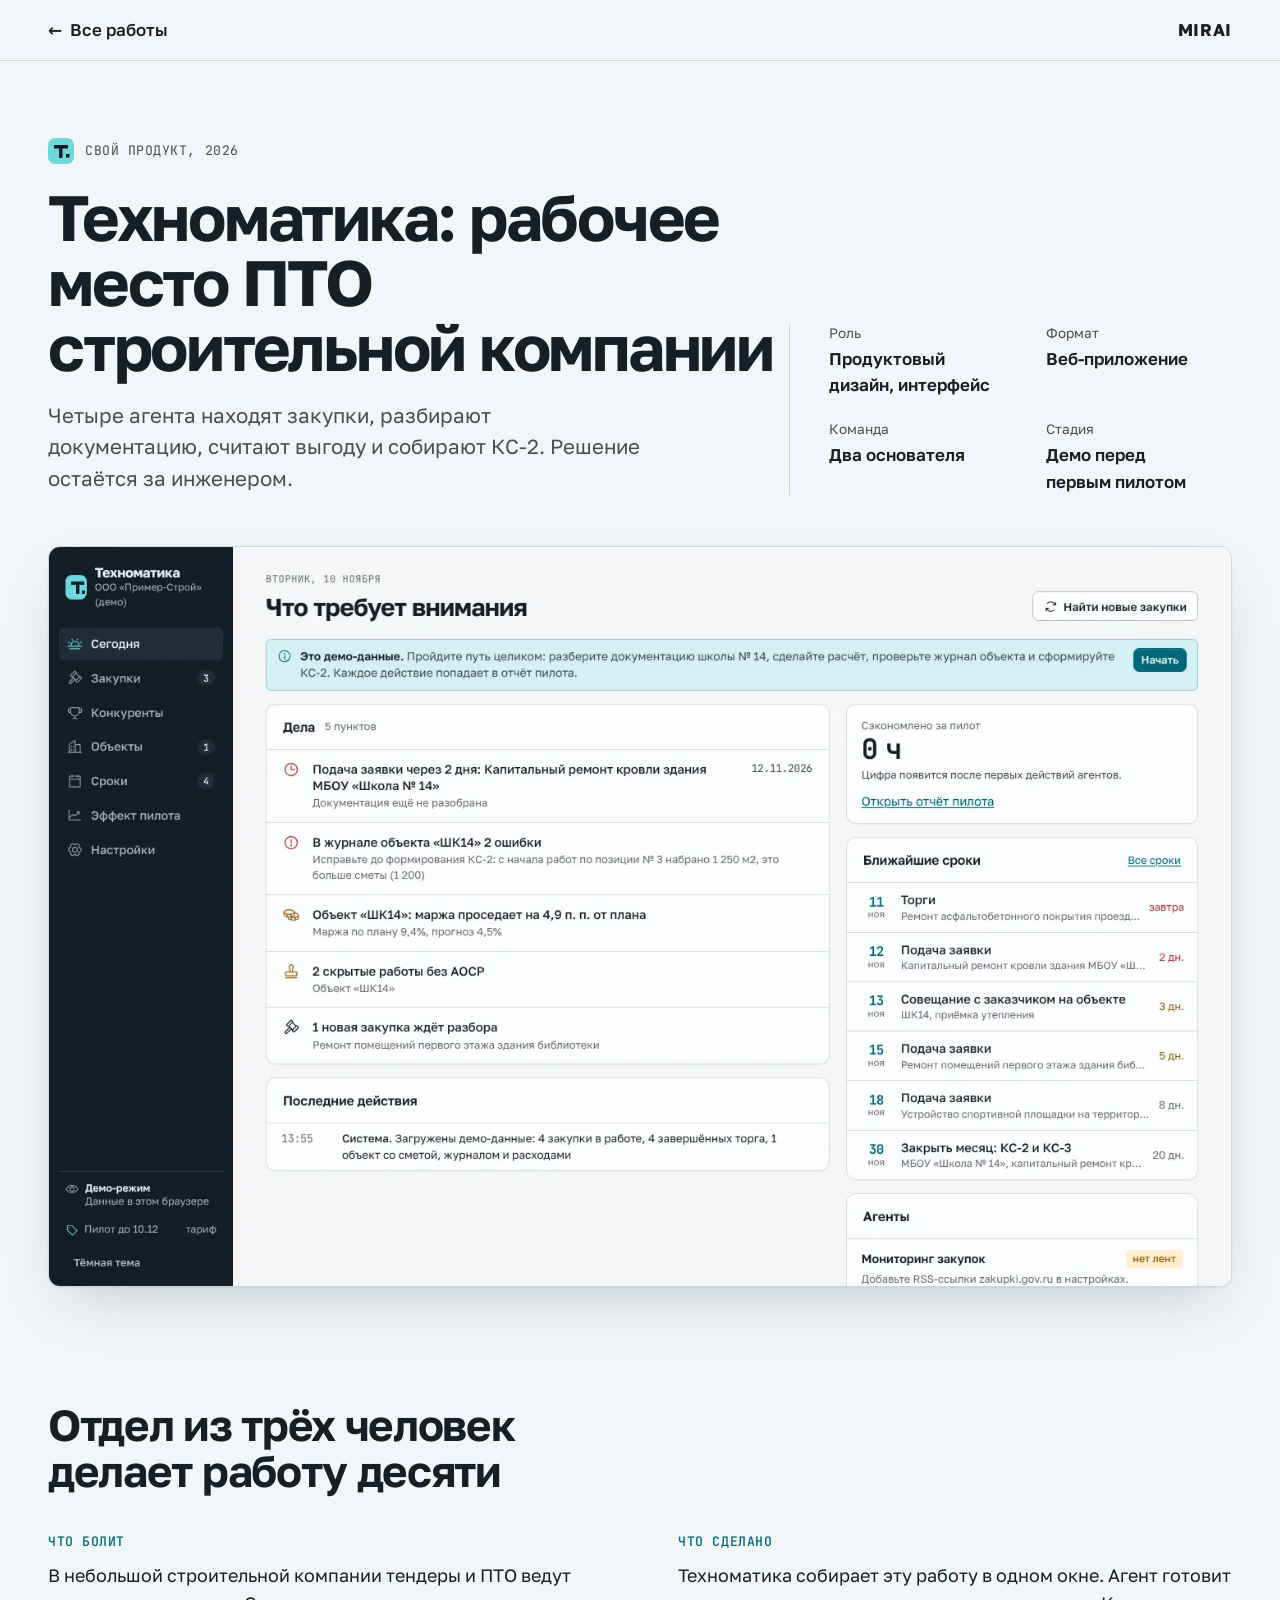
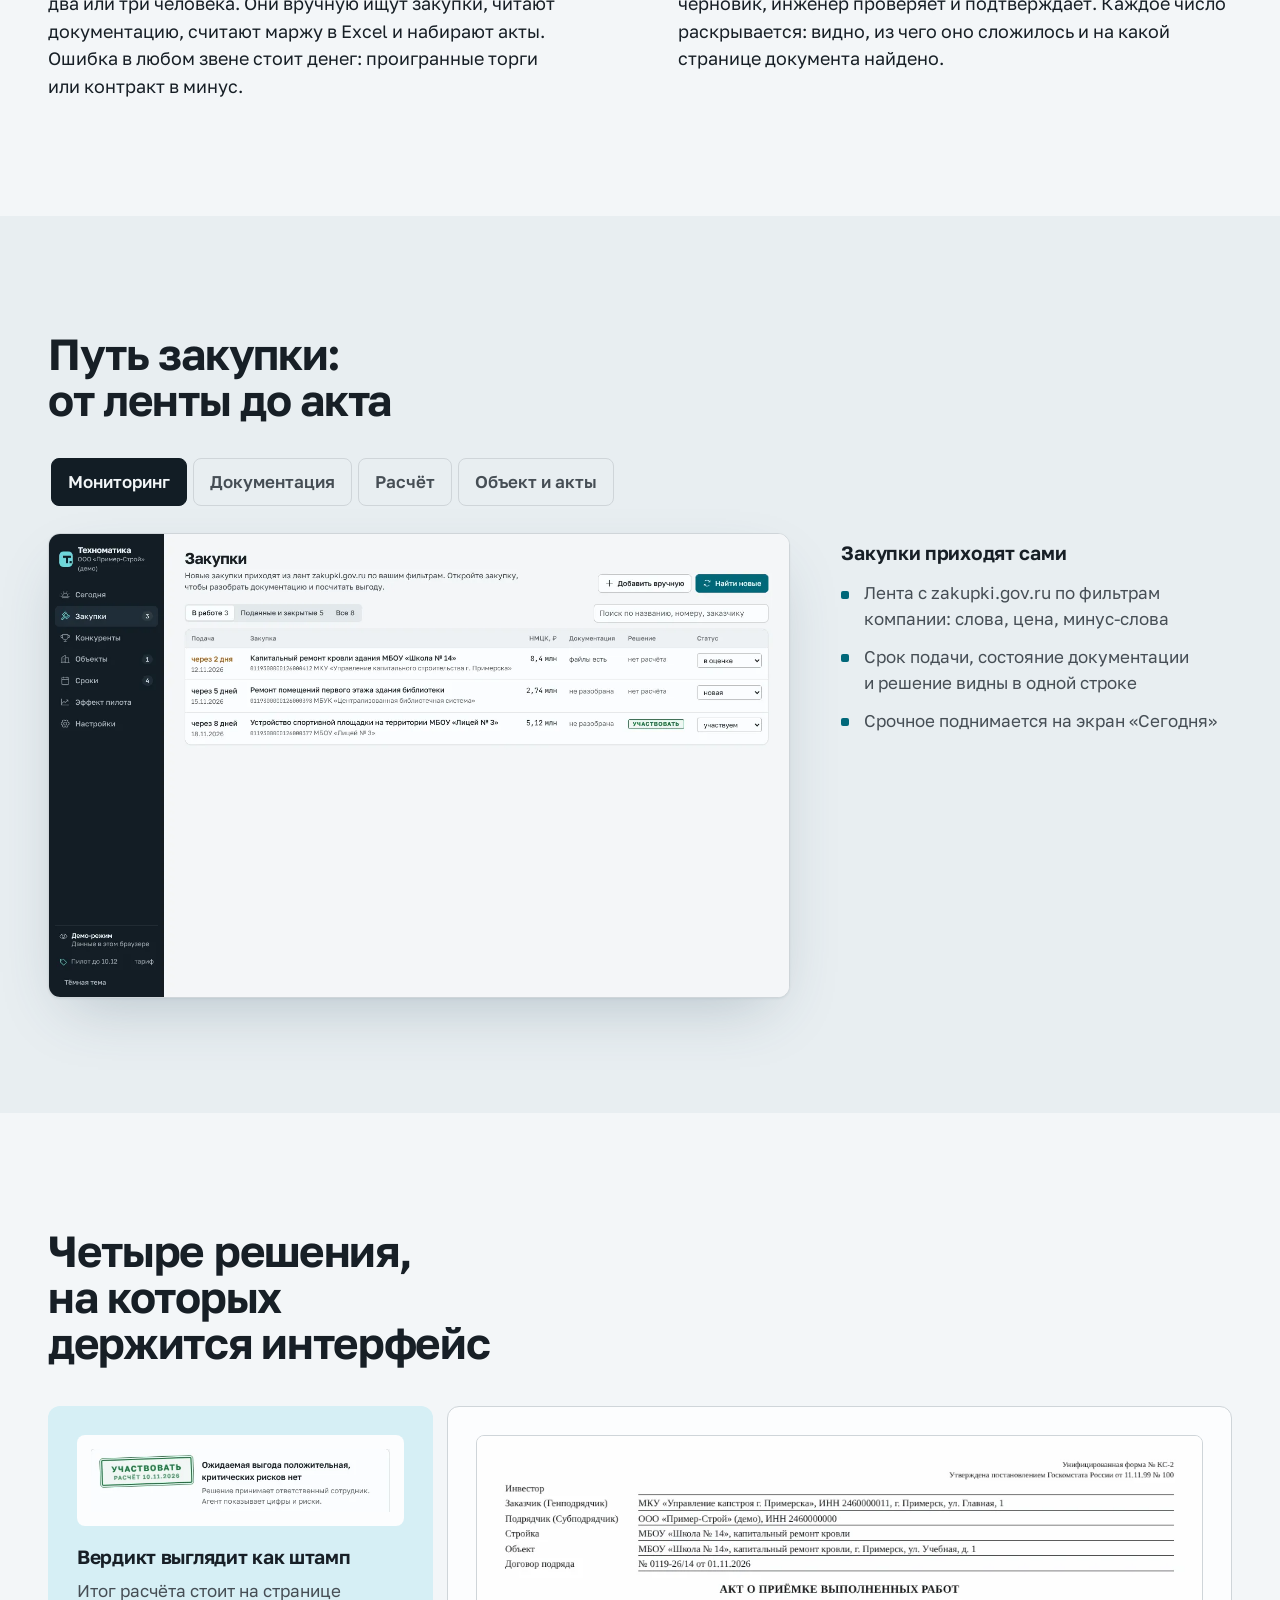
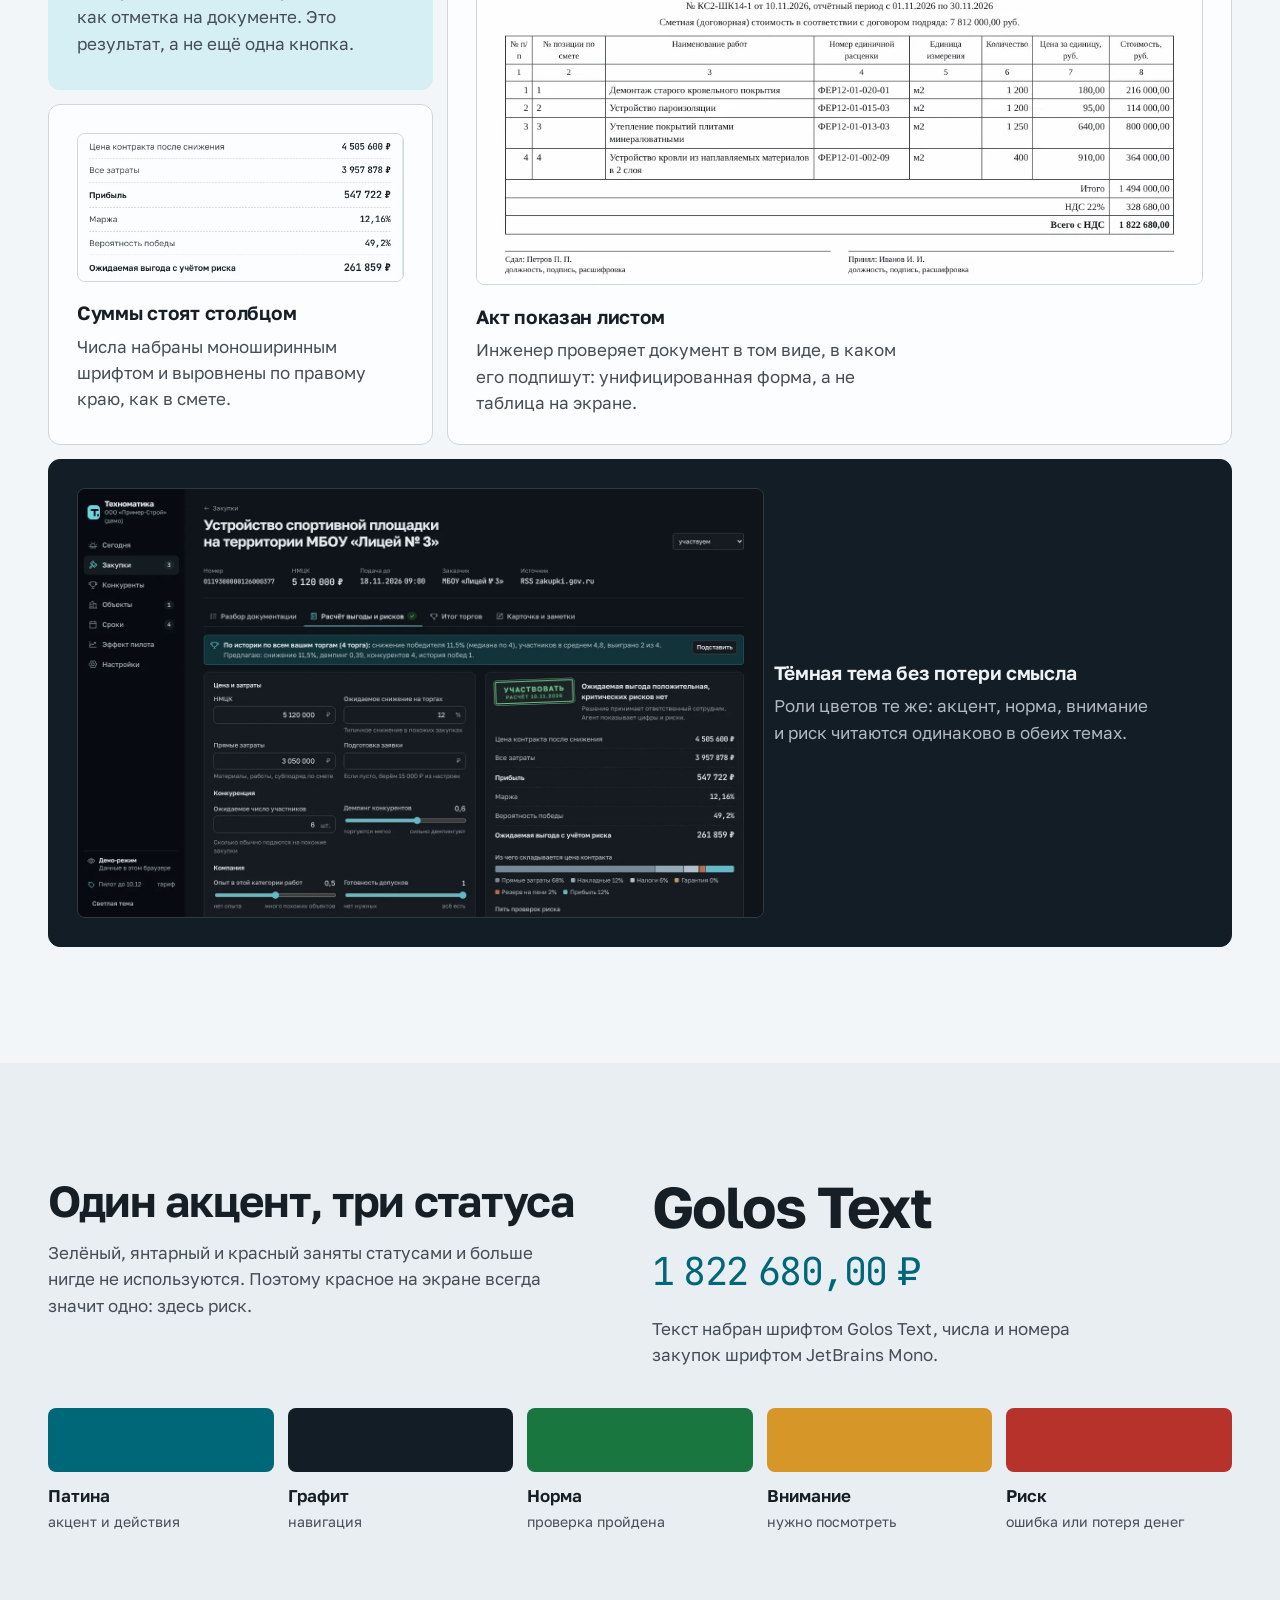
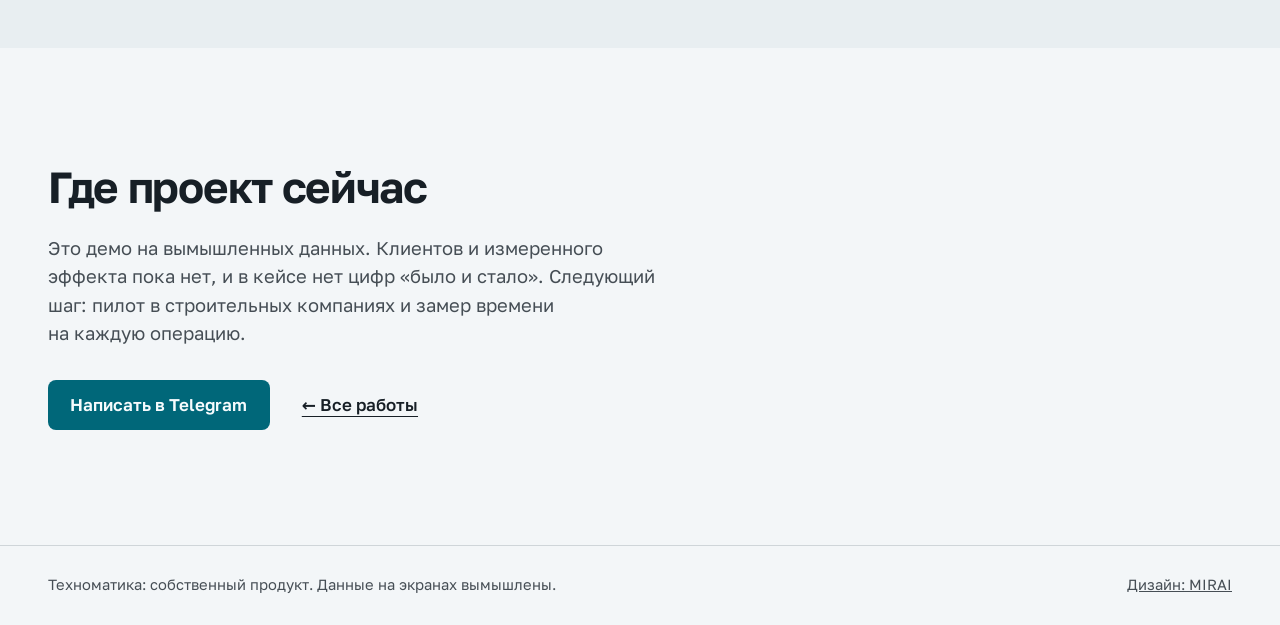
<file: works/tehnomatika/index.html>
<!doctype html>
<html lang="ru">
<head>
<meta charset="utf-8">
<meta name="viewport" content="width=device-width, initial-scale=1">
<title>Техноматика, кейс | MIRAI</title>
<meta name="description" content="Кейс: Техноматика, рабочее место ПТО строительной компании. Продуктовый дизайн и интерфейс веб-приложения.">
<meta name="referrer" content="strict-origin-when-cross-origin">
<meta http-equiv="Content-Security-Policy" content="default-src 'none'; script-src 'self'; style-src 'self'; img-src 'self' data:; font-src 'self'; connect-src 'none'; form-action 'none'; base-uri 'none'">
<meta name="theme-color" content="#f4f6f8">
<meta name="color-scheme" content="light only">
<meta property="og:title" content="Техноматика: рабочее место ПТО строительной компании">
<meta property="og:description" content="Кейс MIRAI: продуктовый дизайн и интерфейс веб-приложения для тендерного отдела и ПТО.">
<meta property="og:type" content="article">
<meta property="og:locale" content="ru_RU">
<meta property="og:image" content="https://qweqwasdd.github.io/MIRAISTUDIO/works/tehnomatika/img/og.jpg">
<meta property="og:image:width" content="1200">
<meta property="og:image:height" content="630">
<meta name="twitter:card" content="summary_large_image">
<link rel="icon" href="favicon.svg" type="image/svg+xml">
<link rel="preload" href="fonts/golos-cyrillic.woff2" as="font" type="font/woff2" crossorigin>
<link rel="stylesheet" href="case.css">
<script src="case.js" defer></script>
</head>
<body>
<a class="skip" href="#main">К содержанию</a>

<header class="top">
  <div class="wrap top-in">
    <a class="back" href="../../#work"><span aria-hidden="true">←</span> Все работы</a>
    <a class="studio" href="../../">MIRAI</a>
  </div>
</header>

<main id="main">

<section class="hero">
  <div class="wrap">
    <div class="hero-copy">
      <p class="kicker"><span class="mark" aria-hidden="true"></span>Свой продукт, 2026</p>
      <h1>Техноматика: рабочее место ПТО строительной компании</h1>
      <p class="lead">Четыре агента находят закупки, разбирают документацию, считают выгоду и собирают КС-2. Решение остаётся за инженером.</p>
    </div>
    <dl class="meta">
      <div><dt>Роль</dt><dd>Продуктовый дизайн, интерфейс</dd></div>
      <div><dt>Формат</dt><dd>Веб-приложение</dd></div>
      <div><dt>Команда</dt><dd>Два основателя</dd></div>
      <div><dt>Стадия</dt><dd>Демо перед первым пилотом</dd></div>
    </dl>
  </div>
  <div class="wrap">
    <figure class="shot hero-shot">
      <img src="img/today.webp" width="1440" height="900" alt="Экран «Сегодня»: список дел, ближайшие сроки и состояние агентов" fetchpriority="high">
    </figure>
  </div>
</section>

<section class="sec task">
  <div class="wrap task-in">
    <h2>Отдел из трёх человек делает работу десяти</h2>
    <div class="task-cols">
      <div>
        <h3>Что болит</h3>
        <p>В небольшой строительной компании тендеры и ПТО ведут два или три человека. Они вручную ищут закупки, читают документацию, считают маржу в Excel и набирают акты. Ошибка в любом звене стоит денег: проигранные торги или контракт в минус.</p>
      </div>
      <div>
        <h3>Что сделано</h3>
        <p>Техноматика собирает эту работу в одном окне. Агент готовит черновик, инженер проверяет и подтверждает. Каждое число раскрывается: видно, из чего оно сложилось и на какой странице документа найдено.</p>
      </div>
    </div>
  </div>
</section>

<section class="sec path" id="path">
  <div class="wrap">
    <h2>Путь закупки: от ленты до акта</h2>
    <div class="tabs" role="tablist" aria-label="Этапы работы с закупкой">
      <button type="button" role="tab" id="t1" aria-controls="p1" aria-selected="true">Мониторинг</button>
      <button type="button" role="tab" id="t2" aria-controls="p2" aria-selected="false" tabindex="-1">Документация</button>
      <button type="button" role="tab" id="t3" aria-controls="p3" aria-selected="false" tabindex="-1">Расчёт</button>
      <button type="button" role="tab" id="t4" aria-controls="p4" aria-selected="false" tabindex="-1">Объект и акты</button>
    </div>

    <div class="panel" role="tabpanel" id="p1" aria-labelledby="t1">
      <figure class="shot"><img src="img/tenders.webp" width="1440" height="900" alt="Список закупок: срок подачи, цена, состояние документации и решение по каждой" loading="lazy"></figure>
      <div class="panel-text">
        <h3>Закупки приходят сами</h3>
        <ul>
          <li>Лента с zakupki.gov.ru по фильтрам компании: слова, цена, минус-слова</li>
          <li>Срок подачи, состояние документации и решение видны в одной строке</li>
          <li>Срочное поднимается на экран «Сегодня»</li>
        </ul>
      </div>
    </div>

    <div class="panel" role="tabpanel" id="p2" aria-labelledby="t2" hidden>
      <figure class="shot"><img src="img/docs.webp" width="1440" height="900" alt="Разбор документации: загрузка файлов закупки и описание того, что найдёт агент" loading="lazy"></figure>
      <div class="panel-text">
        <h3>Документацию читает агент</h3>
        <ul>
          <li>Ищет ключевые условия: обеспечение, аванс, сроки оплаты, допуски, пени</li>
          <li>К каждому пункту показывает цитату из документа</li>
          <li>Сверяет требования с допусками и опытом компании</li>
        </ul>
      </div>
    </div>

    <div class="panel" role="tabpanel" id="p3" aria-labelledby="t3" hidden>
      <figure class="shot"><img src="img/calc.webp" width="1440" height="900" alt="Расчёт выгоды и рисков: поля ввода слева, вердикт и разбор цены контракта справа" loading="lazy"></figure>
      <div class="panel-text">
        <h3>Расчёт отвечает на один вопрос: участвовать или нет</h3>
        <ul>
          <li>Прибыль, маржа, вероятность победы и ожидаемая выгода</li>
          <li>Пять проверок риска с объяснением простыми словами</li>
          <li>Агент предлагает, решение принимает сотрудник</li>
        </ul>
      </div>
    </div>

    <div class="panel" role="tabpanel" id="p4" aria-labelledby="t4" hidden>
      <figure class="shot"><img src="img/paper.webp" width="1440" height="900" alt="Сформированный акт КС-2 в виде листа унифицированной формы" loading="lazy"></figure>
      <div class="panel-text">
        <h3>Акты собираются из журнала работ</h3>
        <ul>
          <li>Журнал сверяется со сметой, ошибки подсвечены до формирования акта</li>
          <li>План-факт показывает, где проседает маржа объекта</li>
          <li>КС-2, КС-3 и АОСР выгружаются в Excel и на печать</li>
        </ul>
      </div>
    </div>
  </div>
</section>

<section class="sec details">
  <div class="wrap">
    <h2>Четыре решения, на которых держится интерфейс</h2>
    <div class="bento">
      <article class="b-stamp rv">
        <img src="img/d-stamp.webp" width="542" height="114" alt="Штамп «Участвовать» с датой расчёта" loading="lazy">
        <h3>Вердикт выглядит как штамп</h3>
        <p>Итог расчёта стоит на странице как отметка на документе. Это результат, а не ещё одна кнопка.</p>
      </article>
      <article class="b-paper rv">
        <img src="img/d-paper.webp" width="980" height="606" alt="Акт о приёмке выполненных работ в форме КС-2" loading="lazy">
        <h3>Акт показан листом</h3>
        <p>Инженер проверяет документ в том виде, в каком его подпишут: унифицированная форма, а не таблица на экране.</p>
      </article>
      <article class="b-ledger rv">
        <img src="img/d-ledger.webp" width="542" height="245" alt="Строки расчёта: цена контракта, затраты, прибыль, маржа" loading="lazy">
        <h3>Суммы стоят столбцом</h3>
        <p>Числа набраны моноширинным шрифтом и выровнены по правому краю, как в смете.</p>
      </article>
      <article class="b-dark rv">
        <img src="img/calc-dark.webp" width="1440" height="900" alt="Тот же экран расчёта в тёмной теме" loading="lazy">
        <h3>Тёмная тема без потери смысла</h3>
        <p>Роли цветов те же: акцент, норма, внимание и риск читаются одинаково в обеих темах.</p>
      </article>
    </div>
  </div>
</section>

<section class="sec system">
  <div class="wrap system-in">
    <div>
      <h2>Один акцент, три статуса</h2>
      <p class="sub">Зелёный, янтарный и красный заняты статусами и больше нигде не используются. Поэтому красное на экране всегда значит одно: здесь риск.</p>
    </div>
    <ul class="sw">
      <li><i class="c-accent"></i><b>Патина</b><span>акцент и действия</span></li>
      <li><i class="c-rail"></i><b>Графит</b><span>навигация</span></li>
      <li><i class="c-ok"></i><b>Норма</b><span>проверка пройдена</span></li>
      <li><i class="c-warn"></i><b>Внимание</b><span>нужно посмотреть</span></li>
      <li><i class="c-risk"></i><b>Риск</b><span>ошибка или потеря денег</span></li>
    </ul>
    <div class="type">
      <p class="type-a">Golos Text</p>
      <p class="type-b">1 822 680,00 ₽</p>
      <p class="type-n">Текст набран шрифтом Golos Text, числа и номера закупок шрифтом JetBrains Mono.</p>
    </div>
  </div>
</section>

<section class="sec status">
  <div class="wrap status-in">
    <h2>Где проект сейчас</h2>
    <p>Это демо на вымышленных данных. Клиентов и измеренного эффекта пока нет, и в кейсе нет цифр «было и стало». Следующий шаг: пилот в строительных компаниях и замер времени на каждую операцию.</p>
    <div class="status-cta">
      <a class="btn" href="https://t.me/qweqwasdd" target="_blank" rel="noopener">Написать в Telegram</a>
      <a class="lnk" href="../../#work">← Все работы</a>
    </div>
  </div>
</section>

</main>

<footer class="foot">
  <div class="wrap foot-in">
    <p>Техноматика: собственный продукт. Данные на экранах вымышлены.</p>
    <a href="../../">Дизайн: MIRAI</a>
  </div>
</footer>
</body>
</html>
</file>
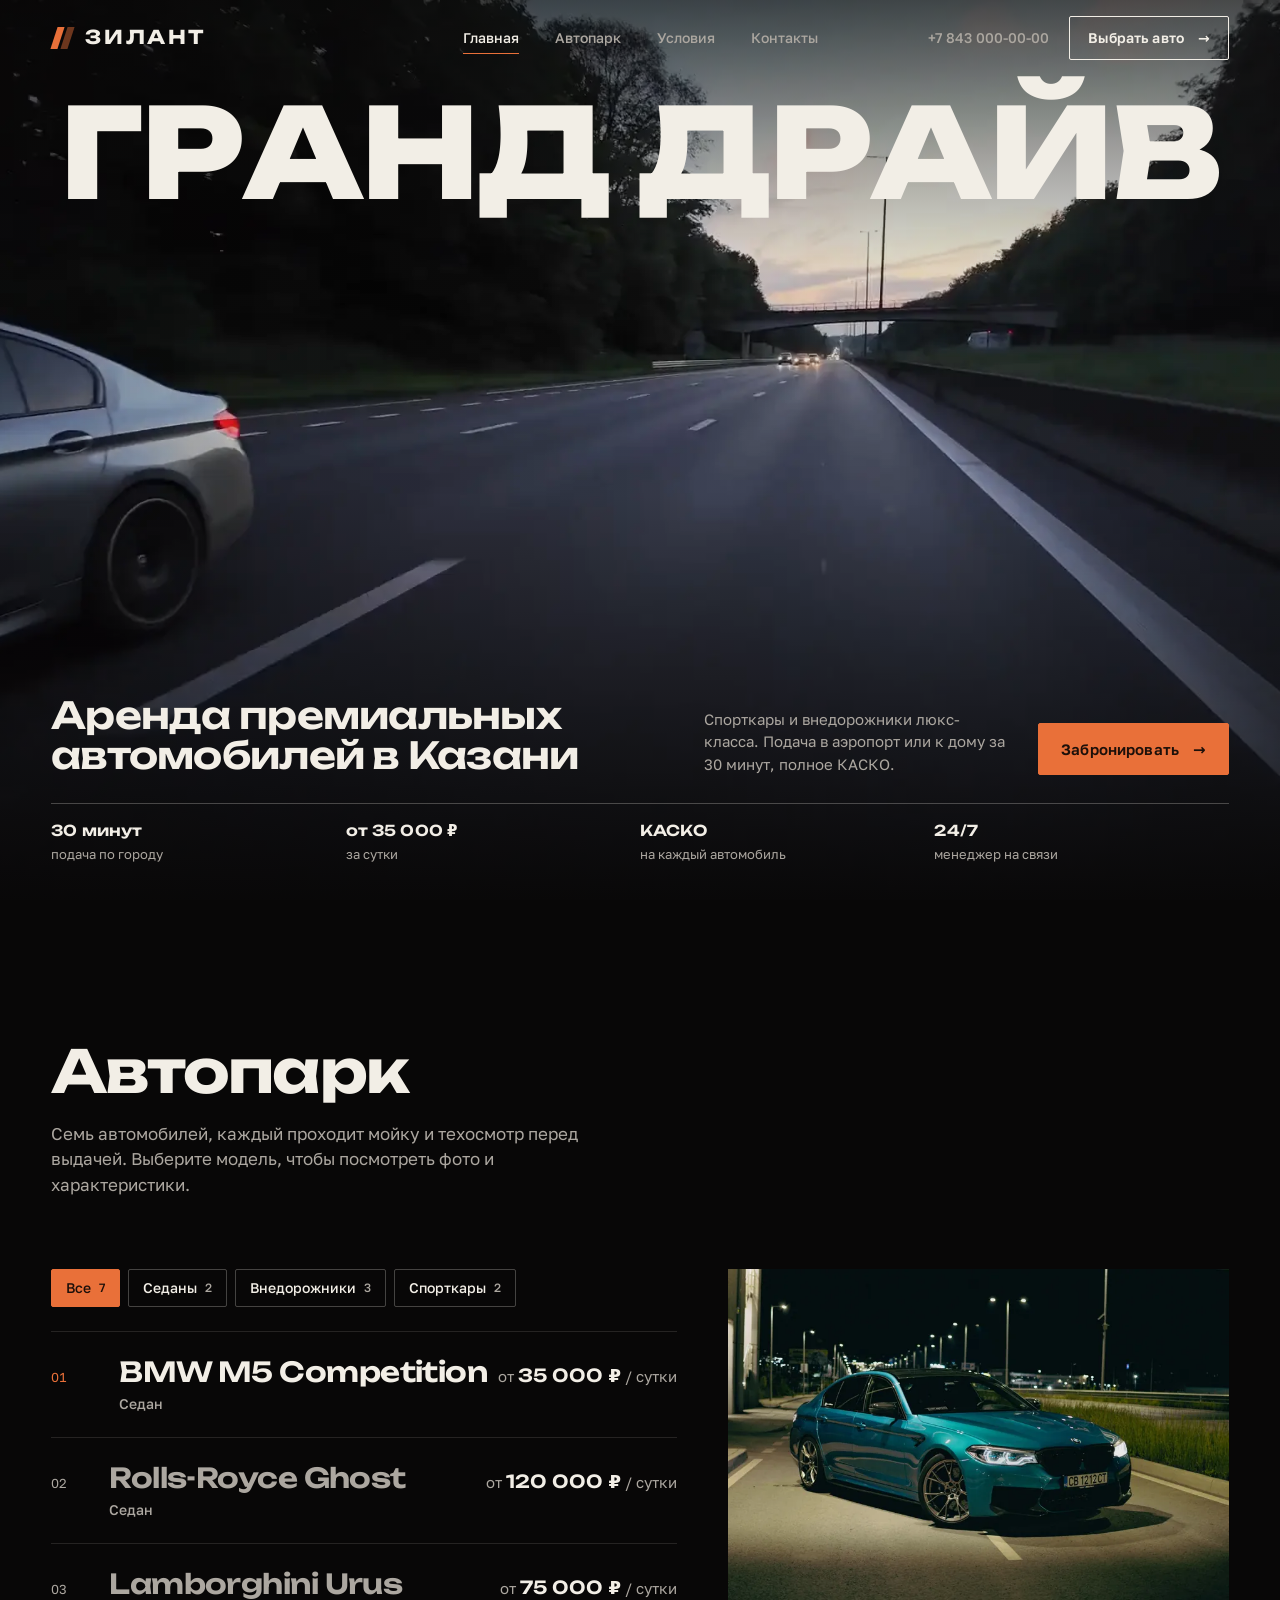
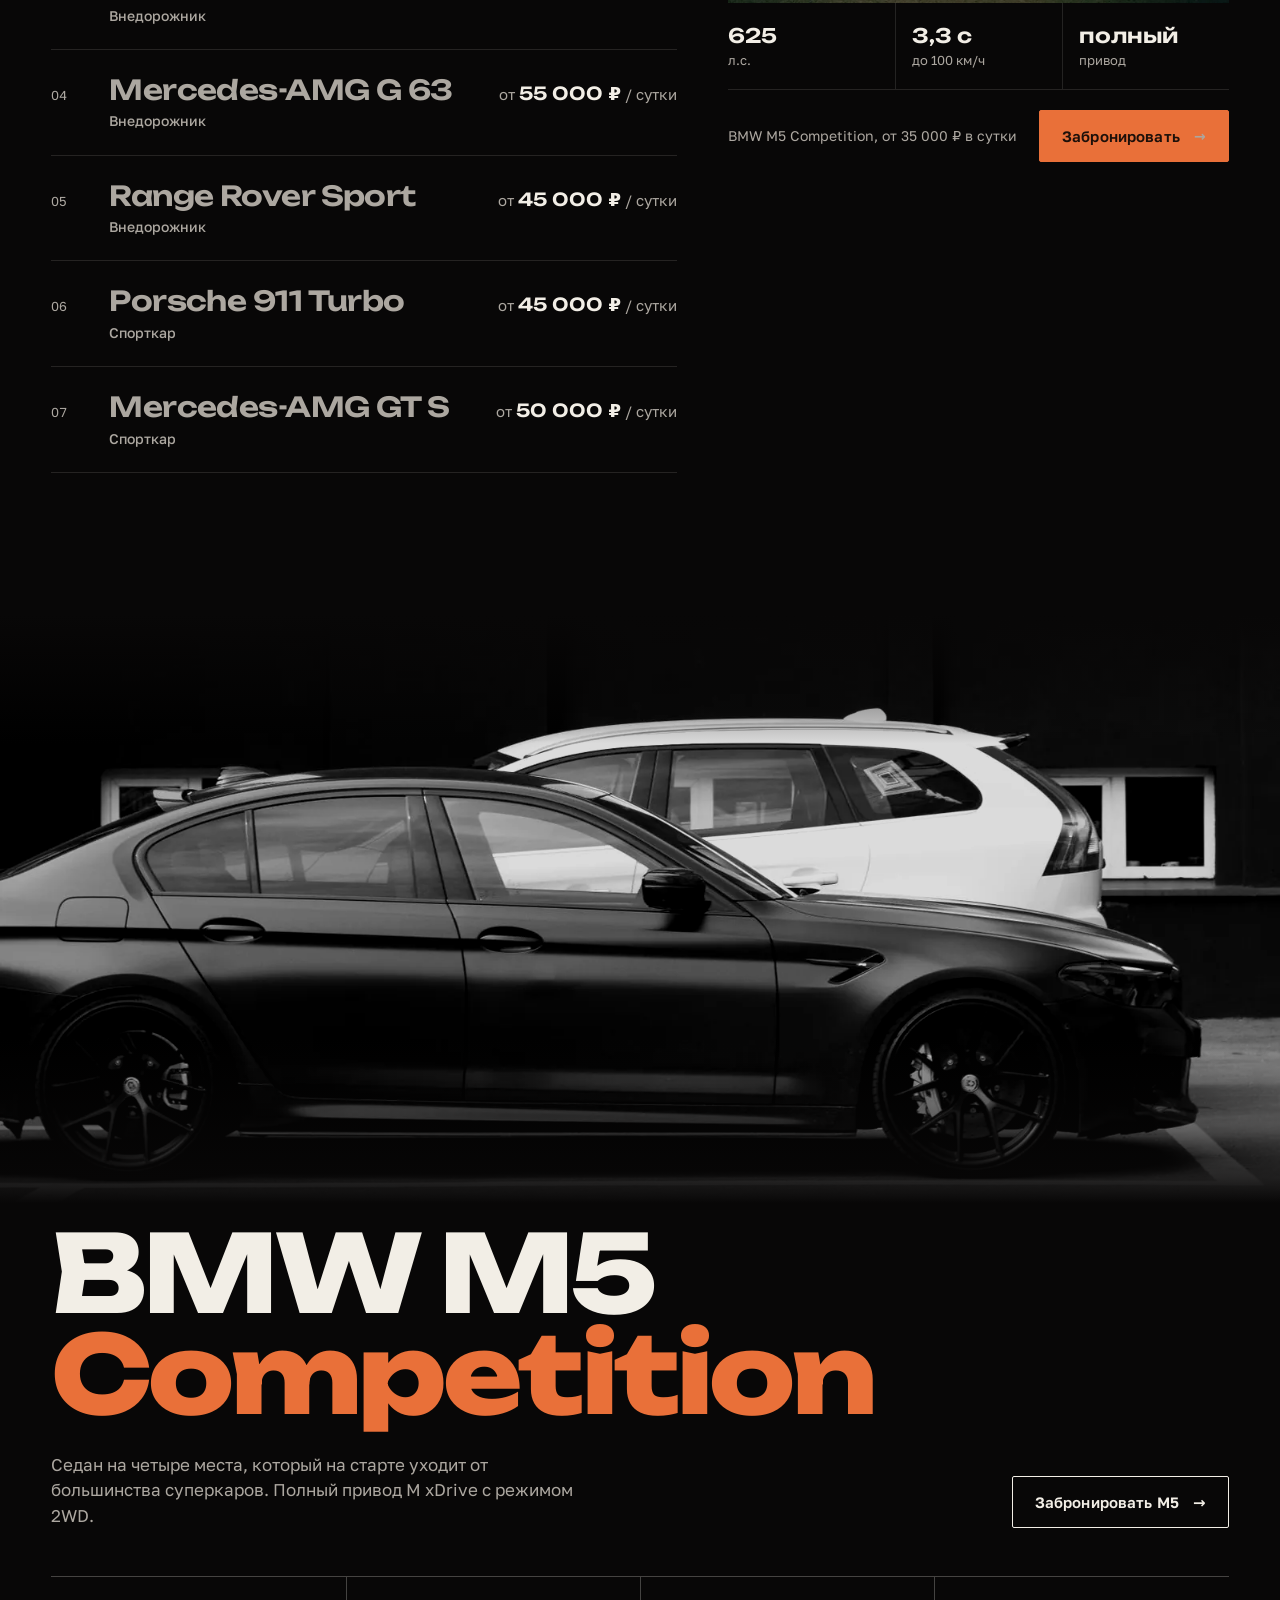
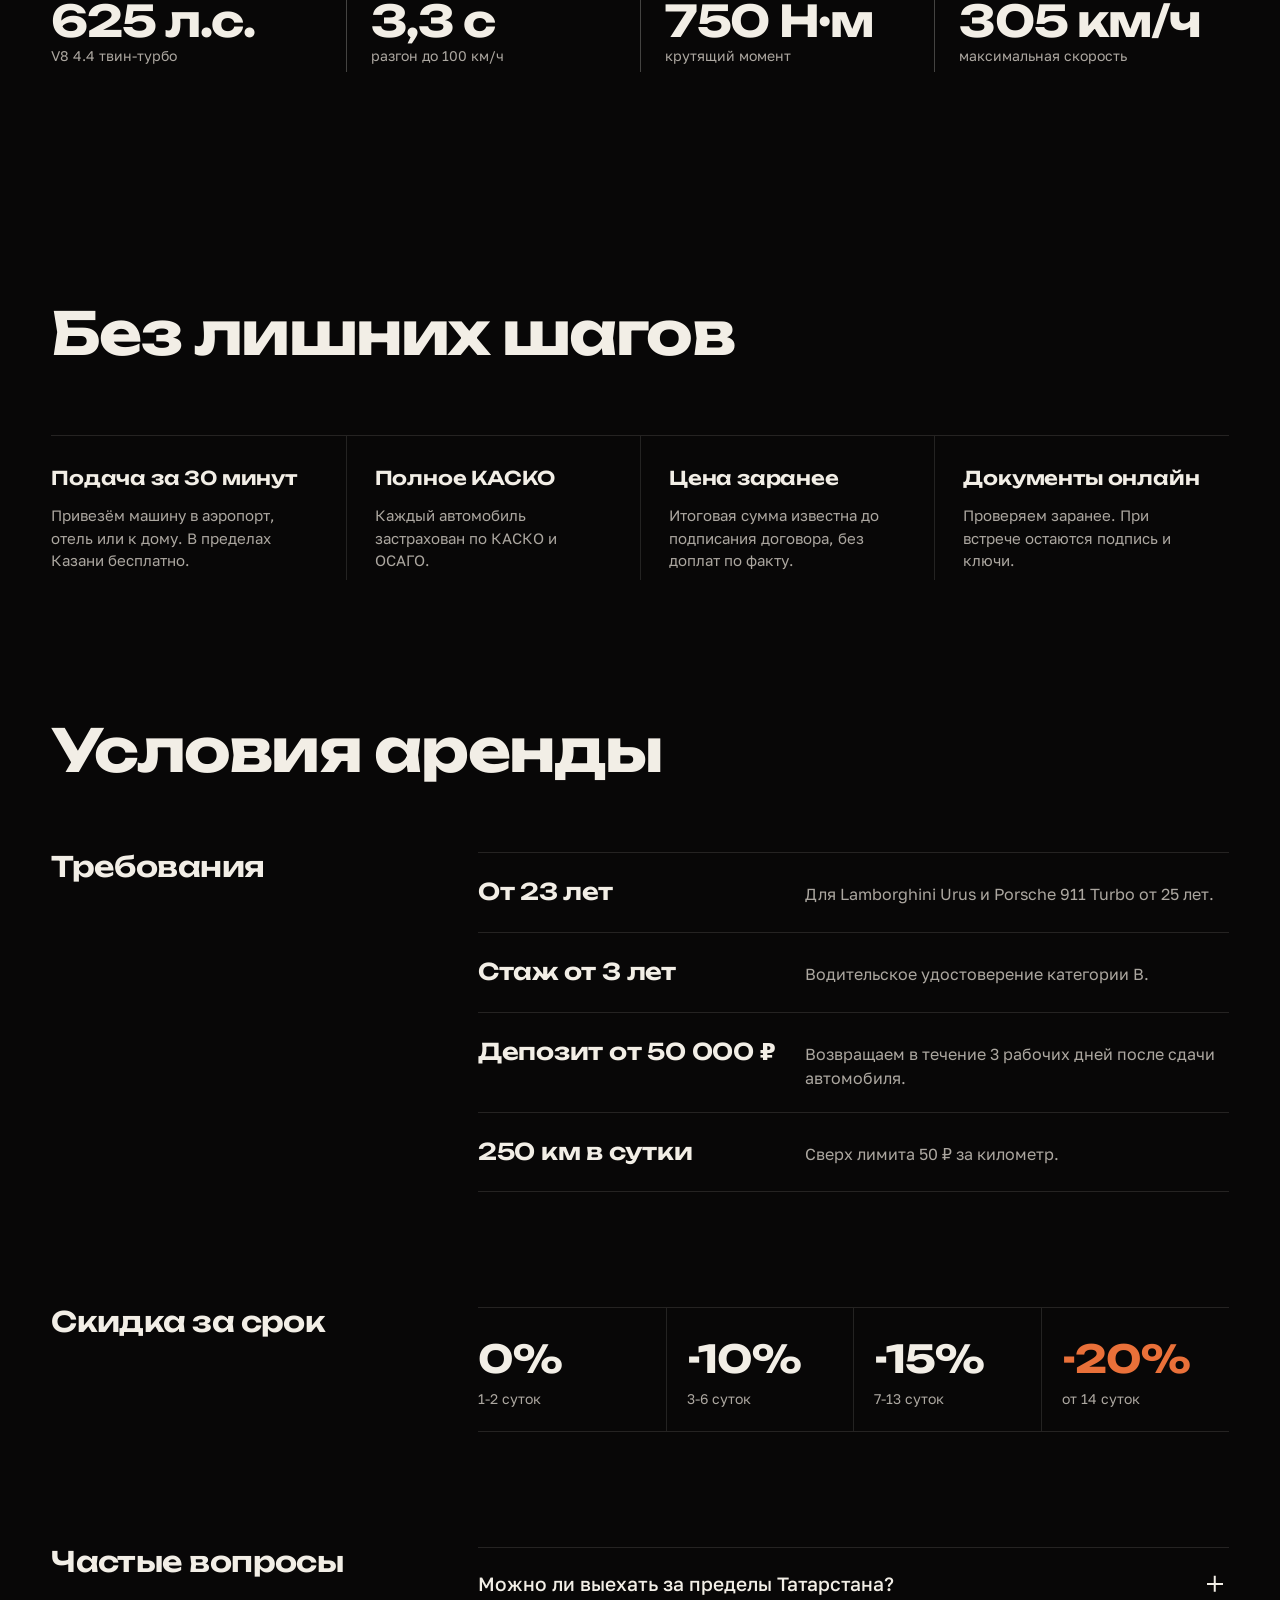
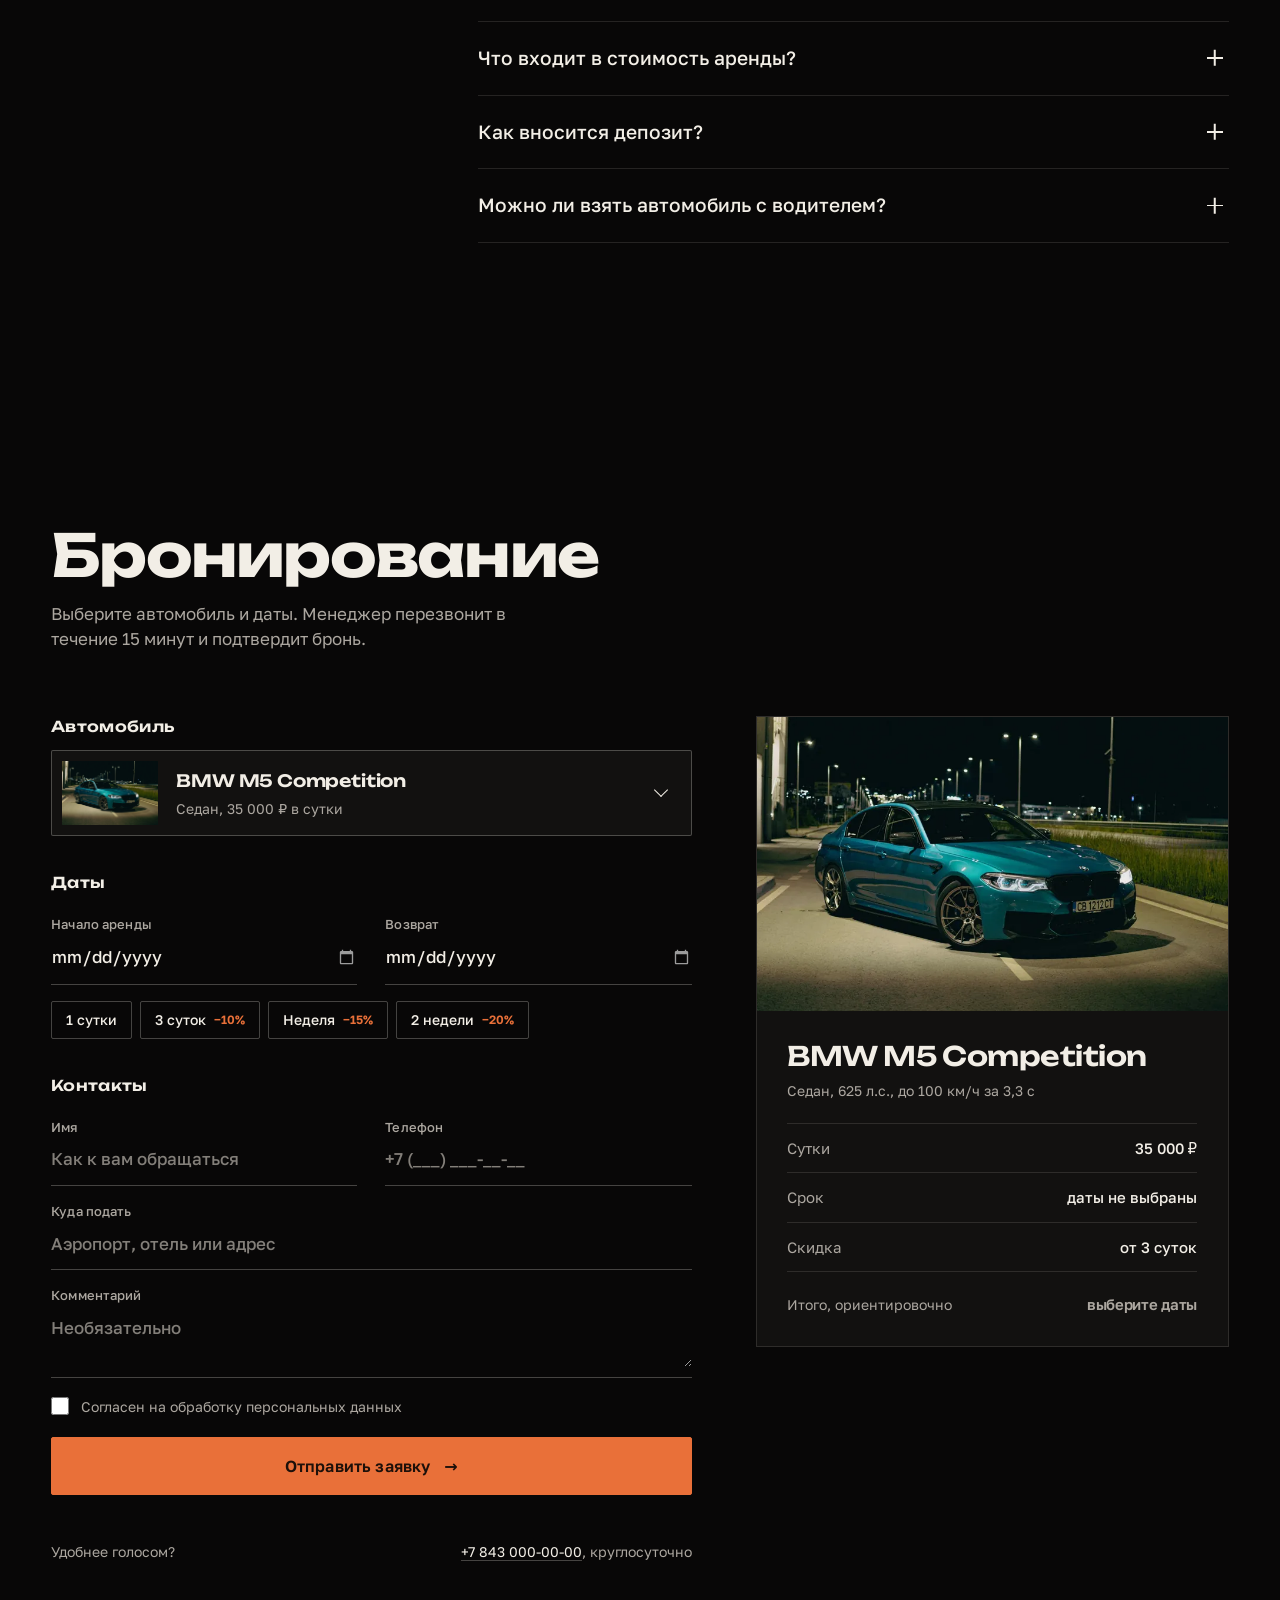
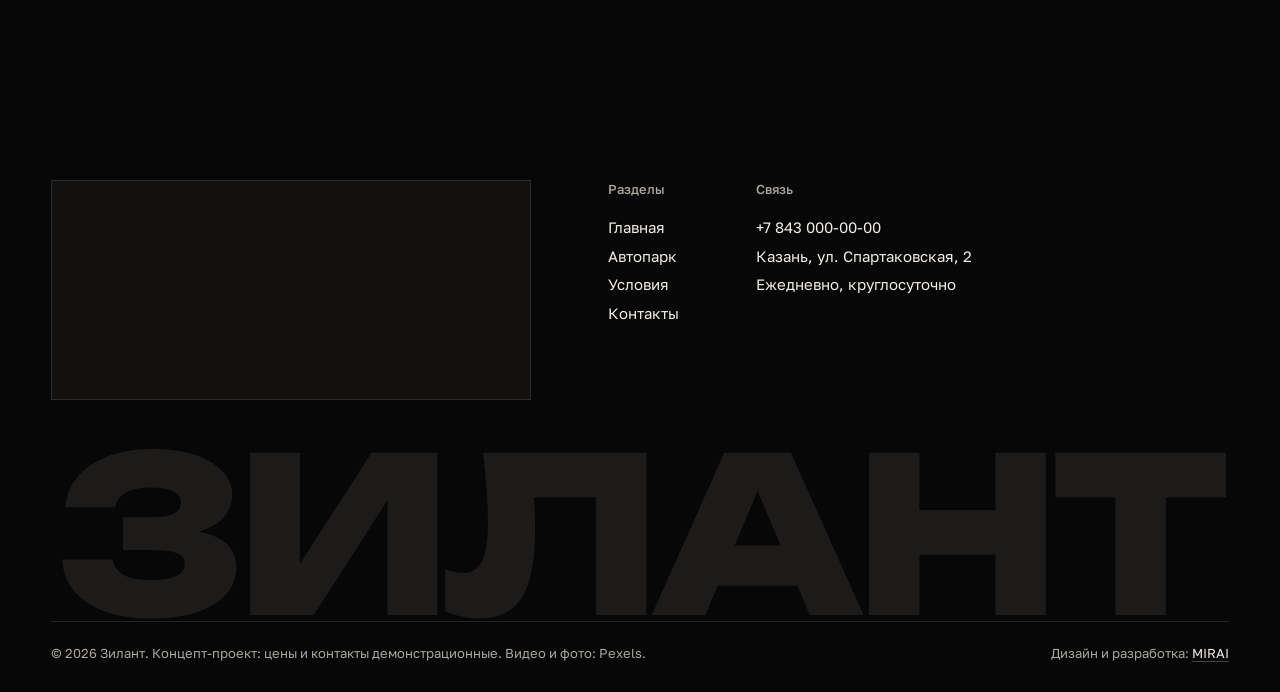
<file: works/zilant/index.html>
<!doctype html>
<html lang="ru">
<head>
<meta charset="utf-8">
<meta name="viewport" content="width=device-width, initial-scale=1, viewport-fit=cover">
<title>Зилант. Аренда премиальных автомобилей в Казани</title>
<meta name="description" content="BMW M5 Competition, Lamborghini Urus, Mercedes-AMG G 63, Porsche 911 Turbo и Mercedes-AMG GT S в аренду. Подача по Казани за 30 минут, полное КАСКО.">
<meta name="theme-color" content="#080707">
<meta property="og:type" content="website">
<meta property="og:title" content="Зилант: аренда премиальных автомобилей в Казани">
<meta property="og:description" content="Спорткары и внедорожники люкс-класса. Подача за 30 минут, полное КАСКО.">
<meta property="og:image" content="img/og.jpg">
<link rel="icon" href="data:image/svg+xml,%3Csvg xmlns='http://www.w3.org/2000/svg' viewBox='0 0 32 32'%3E%3Crect width='32' height='32' rx='6' fill='%23080707'/%3E%3Cpath d='M11 6h5l-5 20H6z' fill='%23E97039'/%3E%3Cpath d='M20 6h5l-5 20h-5z' fill='%23E97039' opacity='.5'/%3E%3C/svg%3E">
<link rel="preload" href="fonts/unbounded-cyrillic-800.woff2" as="font" type="font/woff2" crossorigin>
<link rel="preload" href="fonts/golos-cyrillic-400.woff2" as="font" type="font/woff2" crossorigin>
<script>document.documentElement.classList.add('js')</script>
<style>
/* ---------- Шрифты (лежат на сайте, без внешних сервисов) ---------- */
@font-face { font-family: 'Unbounded'; font-weight: 600; font-display: swap; src: url(fonts/unbounded-cyrillic-600.woff2) format('woff2'); unicode-range: U+0301, U+0400-045F, U+0490-0491, U+04B0-04B1, U+2116; }
@font-face { font-family: 'Unbounded'; font-weight: 600; font-display: swap; src: url(fonts/unbounded-latin-600.woff2) format('woff2'); unicode-range: U+0000-00FF, U+0131, U+0152-0153, U+02BB-02BC, U+02C6, U+02DA, U+02DC, U+2000-206F, U+20AC, U+20BD, U+2122, U+2190-2193, U+2212; }
@font-face { font-family: 'Unbounded'; font-weight: 700; font-display: swap; src: url(fonts/unbounded-cyrillic-700.woff2) format('woff2'); unicode-range: U+0301, U+0400-045F, U+0490-0491, U+04B0-04B1, U+2116; }
@font-face { font-family: 'Unbounded'; font-weight: 700; font-display: swap; src: url(fonts/unbounded-latin-700.woff2) format('woff2'); unicode-range: U+0000-00FF, U+0131, U+0152-0153, U+02BB-02BC, U+02C6, U+02DA, U+02DC, U+2000-206F, U+20AC, U+20BD, U+2122, U+2190-2193, U+2212; }
@font-face { font-family: 'Unbounded'; font-weight: 800; font-display: swap; src: url(fonts/unbounded-cyrillic-800.woff2) format('woff2'); unicode-range: U+0301, U+0400-045F, U+0490-0491, U+04B0-04B1, U+2116; }
@font-face { font-family: 'Unbounded'; font-weight: 800; font-display: swap; src: url(fonts/unbounded-latin-800.woff2) format('woff2'); unicode-range: U+0000-00FF, U+0131, U+0152-0153, U+02BB-02BC, U+02C6, U+02DA, U+02DC, U+2000-206F, U+20AC, U+20BD, U+2122, U+2190-2193, U+2212; }
@font-face { font-family: 'Golos Text'; font-weight: 400; font-display: swap; src: url(fonts/golos-cyrillic-400.woff2) format('woff2'); unicode-range: U+0301, U+0400-045F, U+0490-0491, U+04B0-04B1, U+2116; }
@font-face { font-family: 'Golos Text'; font-weight: 400; font-display: swap; src: url(fonts/golos-latin-400.woff2) format('woff2'); unicode-range: U+0000-00FF, U+0131, U+0152-0153, U+02BB-02BC, U+02C6, U+02DA, U+02DC, U+2000-206F, U+20AC, U+20BD, U+2122, U+2190-2193, U+2212; }
@font-face { font-family: 'Golos Text'; font-weight: 500; font-display: swap; src: url(fonts/golos-cyrillic-500.woff2) format('woff2'); unicode-range: U+0301, U+0400-045F, U+0490-0491, U+04B0-04B1, U+2116; }
@font-face { font-family: 'Golos Text'; font-weight: 500; font-display: swap; src: url(fonts/golos-latin-500.woff2) format('woff2'); unicode-range: U+0000-00FF, U+0131, U+0152-0153, U+02BB-02BC, U+02C6, U+02DA, U+02DC, U+2000-206F, U+20AC, U+20BD, U+2122, U+2190-2193, U+2212; }
@font-face { font-family: 'Golos Text'; font-weight: 600; font-display: swap; src: url(fonts/golos-cyrillic-600.woff2) format('woff2'); unicode-range: U+0301, U+0400-045F, U+0490-0491, U+04B0-04B1, U+2116; }
@font-face { font-family: 'Golos Text'; font-weight: 600; font-display: swap; src: url(fonts/golos-latin-600.woff2) format('woff2'); unicode-range: U+0000-00FF, U+0131, U+0152-0153, U+02BB-02BC, U+02C6, U+02DA, U+02DC, U+2000-206F, U+20AC, U+20BD, U+2122, U+2190-2193, U+2212; }

/* ---------- Палитра: почти чёрный фон, слоновая кость и закатный оранжевый из видео. Оранжевый только на кнопках и ключевых цифрах ---------- */
:root {
  --ink: #080707;
  --ink-c: 8 7 7;
  --ink-2: #121110;
  --ink-3: #1D1B19;
  --bone: #F2EEE6;
  --dim: #ACA7A0;
  --rule: rgb(242 238 230 / 0.12);
  --rule-2: rgb(242 238 230 / 0.26);
  --ember: #E97039;
  --ember-ink: #1D100A;
  --warn: oklch(0.72 0.17 25);
  --pad: clamp(20px, 4vw, 64px);
  --ease: cubic-bezier(0.22, 1, 0.36, 1);
  --display: 'Unbounded', 'Golos Text', system-ui, sans-serif;
  --body: 'Golos Text', system-ui, -apple-system, 'Segoe UI', sans-serif;
  --safe-b: env(safe-area-inset-bottom, 0px);
}
*, *::before, *::after { margin: 0; padding: 0; box-sizing: border-box; }
html { scroll-behavior: smooth; scroll-padding-top: 72px; -webkit-text-size-adjust: 100%; }
html, body { overflow-x: hidden; max-width: 100vw; }
body { font-family: var(--body); background: var(--ink); color: var(--bone); line-height: 1.5; font-size: 16px; -webkit-font-smoothing: antialiased; -moz-osx-font-smoothing: grayscale; text-rendering: optimizeLegibility; }
body.locked { overflow: hidden; }
a { color: inherit; text-decoration: none; transition: color 0.2s ease; }
img, video { display: block; max-width: 100%; }
button, input, select, textarea { font: inherit; color: inherit; }
:focus-visible { outline: 2px solid var(--ember); outline-offset: 3px; }
.wrap { padding-left: max(var(--pad), env(safe-area-inset-left)); padding-right: max(var(--pad), env(safe-area-inset-right)); }
.sr { position: absolute; width: 1px; height: 1px; overflow: hidden; clip: rect(0 0 0 0); white-space: nowrap; }

/* ---------- Логотип ---------- */
.logo { display: inline-flex; align-items: center; gap: 12px; font-family: var(--display); font-weight: 700; font-size: 19px; letter-spacing: 0.14em; line-height: 1; }
.logo__mark { width: 22px; height: 22px; position: relative; flex: 0 0 22px; }
.logo__mark::before, .logo__mark::after { content: ""; position: absolute; top: 0; bottom: 0; width: 7px; background: var(--ember); transform: skewX(-18deg); }
.logo__mark::before { left: 3px; }
.logo__mark::after { left: 13px; opacity: 0.45; }

/* ---------- Кнопки ---------- */
.btn {
  display: inline-flex; align-items: center; justify-content: center; gap: 14px; white-space: nowrap; min-height: 50px;
  font-family: var(--body); font-weight: 600; font-size: 15px; letter-spacing: 0.01em;
  padding: 14px 22px; border-radius: 2px; border: 1px solid currentColor; background: transparent; color: var(--bone);
  cursor: pointer; transition: background 0.25s ease, color 0.25s ease, border-color 0.25s ease, transform 0.15s ease;
}
.btn .arr { display: inline-block; transition: transform 0.35s var(--ease); }
.btn:hover .arr { transform: translateX(4px); }
.btn:active { transform: scale(0.98); }
.btn--ember { background: var(--ember); border-color: var(--ember); color: var(--ember-ink); }
.btn--ember:hover { background: var(--bone); border-color: var(--bone); color: var(--ink); }
.btn--ghost:hover { background: var(--bone); color: var(--ink); border-color: var(--bone); }
.btn[disabled] { opacity: 0.6; cursor: progress; }

/* ---------- Шапка ---------- */
.nav {
  position: fixed; inset: 0 0 auto 0; z-index: 50; height: 76px;
  display: grid; grid-template-columns: 1fr auto 1fr; align-items: center;
  transition: background 0.3s ease, border-color 0.3s ease, height 0.3s ease;
  border-bottom: 1px solid transparent;
}
.nav.scrolled { height: 64px; background: rgb(var(--ink-c) / 0.88); -webkit-backdrop-filter: blur(12px); backdrop-filter: blur(12px); border-bottom-color: var(--rule); }
.nav__links { display: flex; gap: 36px; justify-content: center; }
.nav__links a { font-size: 14px; font-weight: 500; color: var(--dim); position: relative; padding: 4px 0; }
.nav__links a::after { content: ""; position: absolute; left: 0; right: 0; bottom: -2px; height: 1px; background: var(--ember); transform: scaleX(0); transform-origin: left; transition: transform 0.4s var(--ease); }
.nav__links a:hover, .nav__links a.active { color: var(--bone); }
.nav__links a.active::after { transform: scaleX(1); }
.nav__right { display: flex; justify-content: flex-end; align-items: center; gap: 20px; }
.nav__phone { font-size: 14px; font-weight: 500; color: var(--dim); white-space: nowrap; }
.nav__phone:hover { color: var(--bone); }
.nav .btn { min-height: 44px; padding: 10px 18px; font-size: 14px; }
.burger { display: none; width: 46px; height: 46px; background: rgb(var(--ink-c) / 0.35); border: 1px solid var(--rule-2); border-radius: 2px; cursor: pointer; position: relative; z-index: 2; }
.burger i { position: absolute; left: 13px; right: 13px; height: 1.5px; background: var(--bone); transition: transform 0.35s var(--ease); }
.burger i:nth-child(1) { top: 18px; } .burger i:nth-child(2) { top: 26px; }
.burger[aria-expanded="true"] i:nth-child(1) { transform: translateY(4px) rotate(45deg); }
.burger[aria-expanded="true"] i:nth-child(2) { transform: translateY(-4px) rotate(-45deg); }
.menu {
  position: fixed; inset: 0; z-index: 45; background: var(--ink);
  padding: 96px max(var(--pad), env(safe-area-inset-left)) calc(28px + var(--safe-b));
  display: flex; flex-direction: column; opacity: 0; visibility: hidden; transition: opacity 0.3s ease, visibility 0.3s;
}
.menu.open { opacity: 1; visibility: visible; }
.menu nav { display: grid; border-top: 1px solid var(--rule); }
.menu nav a { font-family: var(--display); font-size: clamp(24px, 7vw, 32px); font-weight: 600; padding: 18px 0; border-bottom: 1px solid var(--rule); display: flex; justify-content: space-between; align-items: center; transform: translateY(14px); opacity: 0; transition: transform 0.5s var(--ease), opacity 0.5s ease; }
.menu nav a::after { content: "→"; font-family: var(--body); font-size: 20px; color: var(--dim); }
.menu.open nav a { transform: none; opacity: 1; }
.menu.open nav a:nth-child(2) { transition-delay: 0.04s; } .menu.open nav a:nth-child(3) { transition-delay: 0.08s; } .menu.open nav a:nth-child(4) { transition-delay: 0.12s; }
.menu__foot { margin-top: auto; display: grid; gap: 14px; }
.menu__foot a.tel { font-size: 18px; font-weight: 600; }
.menu__foot span { color: var(--dim); font-size: 14px; }

/* ---------- Первый экран: видео ---------- */
.hero { position: relative; height: 100vh; height: 100svh; min-height: 640px; overflow: hidden; background: var(--ink); isolation: isolate; }
.hero__media { position: absolute; inset: 0; overflow: hidden; }
.hero__poster img, .hero__video { position: absolute; inset: 0; width: 100%; height: 100%; max-width: none; object-fit: cover; object-position: center 55%; pointer-events: none; }
.hero__poster img { color: transparent; }
.hero__video { opacity: 0; transition: opacity 0.6s linear; }
.hero.playing .hero__video { opacity: 1; }
.hero.still .hero__poster img { animation: drift 18s ease-in-out infinite alternate; }
@keyframes drift { from { transform: scale(1.03) translate3d(1.5%, 0, 0); } to { transform: scale(1.12) translate3d(-2%, -1%, 0); } }
.hero__shade { position: absolute; inset: 0; pointer-events: none;
  background: linear-gradient(180deg, rgb(var(--ink-c) / 0.72) 0%, rgb(var(--ink-c) / 0.12) 30%, rgb(var(--ink-c) / 0.12) 55%, rgb(var(--ink-c) / 0.96) 100%); }
.hero__title {
  position: absolute; left: var(--pad); right: var(--pad); top: 96px; z-index: 2; pointer-events: none;
  font-family: var(--display); font-weight: 800; line-height: 0.92; letter-spacing: -0.02em; white-space: nowrap; text-align: center;
  font-size: 10.4vw; color: var(--bone);
}
.fit { display: inline-block; }
.hero__title .ch { display: inline-block; animation: rise 1.2s var(--ease) both; animation-delay: calc(0.15s + var(--i) * 0.04s); }
@keyframes rise { from { opacity: 0; transform: translateY(40%); } to { opacity: 1; transform: none; } }
.hero__foot { position: absolute; left: max(var(--pad), env(safe-area-inset-left)); right: max(var(--pad), env(safe-area-inset-right)); bottom: 0; z-index: 3; padding-bottom: calc(36px + var(--safe-b)); }
.hero__row { display: grid; grid-template-columns: 1.1fr 1fr; gap: 40px; align-items: end; padding-bottom: 28px; animation: fade 1.2s var(--ease) 0.6s both; }
@keyframes fade { from { opacity: 0; transform: translateY(16px); } to { opacity: 1; transform: none; } }
.hero h1 { font-family: var(--display); font-weight: 600; font-size: clamp(26px, 2.9vw, 42px); line-height: 1.08; letter-spacing: -0.02em; max-width: 17ch; }
.hero__side { display: flex; align-items: flex-end; justify-content: flex-end; gap: 28px; }
.hero__side p { color: var(--dim); max-width: 34ch; font-size: 15px; }
.hero__meta { display: grid; grid-template-columns: repeat(4, 1fr); border-top: 1px solid var(--rule-2); animation: fade 1.2s var(--ease) 0.8s both; }
.hero__meta div { padding-top: 16px; font-size: 13px; color: var(--dim); }
.hero__meta b { display: block; font-family: var(--display); font-weight: 600; font-size: 15px; color: var(--bone); margin-bottom: 2px; letter-spacing: 0.01em; }

/* ---------- Общие секции ---------- */
.section { padding-top: clamp(72px, 11vw, 150px); padding-bottom: clamp(72px, 11vw, 150px); }
.h2 { font-family: var(--display); font-weight: 700; font-size: clamp(30px, 4.6vw, 68px); line-height: 1.02; letter-spacing: -0.03em; }
.lead { color: var(--dim); max-width: 52ch; font-size: 17px; margin-top: 20px; }
.head { margin-bottom: clamp(36px, 6vw, 72px); }

/* ---------- Автопарк: список + превью ---------- */
.fleet { display: grid; grid-template-columns: minmax(0, 1.25fr) minmax(0, 1fr); gap: clamp(24px, 4vw, 64px); align-items: start; }
.fleet__tabs { display: flex; flex-wrap: wrap; gap: 8px; margin-bottom: 24px; }
.fleet__tabs .chip small { color: var(--dim); font-weight: 500; }
.fleet__tabs .chip.on small { color: var(--ember-ink); }
.fleet__more { margin-top: 20px; background: transparent; border: 1px solid var(--rule-2); color: var(--bone); font: 600 15px/1 var(--body); padding: 16px 22px; border-radius: 2px; cursor: pointer; transition: border-color 0.25s ease; }
.fleet__more:hover { border-color: var(--bone); }
.row[hidden] { display: none; }
.index-wrap { min-width: 0; }
.index { list-style: none; border-top: 1px solid var(--rule); }
.row { border-bottom: 1px solid var(--rule); }
.row__btn {
  width: 100%; background: none; border: 0; cursor: pointer; text-align: left;
  display: grid; grid-template-columns: 42px minmax(0, 1fr) auto; align-items: baseline; gap: 16px; padding: 26px 0;
}
.row__n { font-size: 13px; color: var(--dim); font-variant-numeric: tabular-nums; transition: color 0.3s ease; }
.row__name { font-family: var(--display); font-weight: 600; font-size: clamp(20px, 2.15vw, 32px); letter-spacing: -0.02em; line-height: 1.08; transition: transform 0.5s var(--ease), color 0.3s ease; color: var(--dim); }
.row__name small { display: block; font-family: var(--body); font-weight: 500; font-size: 14px; letter-spacing: 0; color: var(--dim); margin-top: 8px; }
.row__price { font-size: 15px; color: var(--dim); white-space: nowrap; }
.row__price b { font-family: var(--display); font-weight: 600; font-size: 18px; color: var(--bone); }
.row__ico { display: none; width: 28px; height: 28px; position: relative; align-self: center; color: var(--dim); }
.row__ico::before, .row__ico::after { content: ""; position: absolute; left: 7px; right: 7px; top: 13px; height: 1.5px; background: currentColor; transition: transform 0.35s var(--ease); }
.row__ico::after { transform: rotate(90deg); }
.row.active .row__ico::after { transform: rotate(0); }
.row.active .row__name, .row__btn:hover .row__name { color: var(--bone); transform: translateX(10px); }
.row.active .row__n { color: var(--ember); }
.row__media { display: none; }

.preview { position: sticky; top: 96px; }
.preview__img { position: relative; aspect-ratio: 3 / 2; overflow: hidden; background: var(--ink-2); }
.preview__img img { position: absolute; inset: 0; width: 100%; height: 100%; max-width: none; object-fit: cover; opacity: 0; transform: scale(1.05); transition: opacity 0.6s ease, transform 1.4s var(--ease); color: transparent; }
.preview__img img.on { opacity: 1; transform: none; }
.specs { display: grid; grid-template-columns: repeat(3, 1fr); border-bottom: 1px solid var(--rule); }
.specs div { padding: 18px 0; font-size: 13px; color: var(--dim); }
.specs div + div { padding-left: 16px; border-left: 1px solid var(--rule); }
.specs b { display: block; font-family: var(--display); font-weight: 600; font-size: 20px; color: var(--bone); }
.preview__cta { display: flex; justify-content: space-between; align-items: center; gap: 16px; padding-top: 20px; }
.preview__cta span { color: var(--dim); font-size: 14px; }

/* ---------- M5 ---------- */
.m5 { position: relative; overflow: hidden; padding-bottom: clamp(56px, 7vw, 96px); }
.m5__bg { position: relative; height: clamp(300px, 46vw, 680px); margin: 0 calc(var(--pad) * -1) clamp(8px, 1.5vw, 20px); overflow: hidden; }
.m5__bg img { width: 100%; height: 100%; max-width: none; object-fit: cover; object-position: center 72%; filter: grayscale(1) contrast(1.08) brightness(0.86); transform: scale(1.06); transition: transform 2.4s var(--ease); color: transparent; }
.m5.in .m5__bg img { transform: none; }
.m5__bg::after { content: ""; position: absolute; inset: 0; background: linear-gradient(180deg, var(--ink) 0%, rgb(var(--ink-c) / 0) 22%, rgb(var(--ink-c) / 0) 72%, var(--ink) 100%); }
.m5__name { font-family: var(--display); font-weight: 800; font-size: clamp(38px, 8.4vw, 132px); line-height: 0.94; letter-spacing: -0.035em; }
.m5__name em { font-style: normal; color: var(--ember); }
.m5__text { display: grid; grid-template-columns: 1fr auto; gap: 32px; align-items: end; margin-top: 28px; }
.m5__text p { color: var(--dim); max-width: 48ch; font-size: 17px; }
.stats { display: grid; grid-template-columns: repeat(4, 1fr); border-top: 1px solid var(--rule-2); margin-top: 48px; }
.stats div { padding: 22px 0 6px; color: var(--dim); font-size: 14px; }
.stats div + div { padding-left: 24px; border-left: 1px solid var(--rule-2); }
.stats b { display: block; font-family: var(--display); font-weight: 700; font-size: clamp(24px, 3.4vw, 52px); color: var(--bone); letter-spacing: -0.03em; line-height: 1.05; white-space: nowrap; }

/* ---------- Сервис ---------- */
.service { display: grid; grid-template-columns: repeat(4, 1fr); border-top: 1px solid var(--rule); }
.service div { padding: 28px 28px 8px 0; }
.service div + div { padding-left: 28px; border-left: 1px solid var(--rule); }
.service h3 { font-family: var(--display); font-weight: 600; font-size: 19px; letter-spacing: -0.01em; margin-bottom: 12px; }
.service p { color: var(--dim); font-size: 15px; max-width: 30ch; }

/* ---------- Условия, скидки, вопросы ---------- */
.split { display: grid; grid-template-columns: minmax(0, 1fr) minmax(0, 2fr); gap: clamp(20px, 4vw, 64px); }
.split + .split { margin-top: clamp(56px, 9vw, 120px); }
.split__title { font-family: var(--display); font-weight: 600; font-size: clamp(21px, 2.2vw, 30px); letter-spacing: -0.02em; line-height: 1.1; }
.dl { border-top: 1px solid var(--rule); }
.dl > div { display: grid; grid-template-columns: minmax(0, 1fr) minmax(0, 1.4fr); gap: 24px; padding: 22px 0; border-bottom: 1px solid var(--rule); align-items: baseline; }
.dl dt { font-family: var(--display); font-weight: 600; font-size: clamp(18px, 1.8vw, 24px); letter-spacing: -0.01em; }
.dl dd { color: var(--dim); }
.rates { display: grid; grid-template-columns: repeat(4, 1fr); border-top: 1px solid var(--rule); border-bottom: 1px solid var(--rule); }
.rates div { padding: 22px 0; color: var(--dim); font-size: 14px; }
.rates div + div { padding-left: 20px; border-left: 1px solid var(--rule); }
.rates b { display: block; font-family: var(--display); font-weight: 700; font-size: clamp(26px, 3vw, 44px); color: var(--bone); letter-spacing: -0.03em; }
.rates div:last-child b { color: var(--ember); }
.faq { border-top: 1px solid var(--rule); }
.faq details { border-bottom: 1px solid var(--rule); }
.faq summary { list-style: none; cursor: pointer; display: grid; grid-template-columns: minmax(0, 1fr) 28px; gap: 20px; align-items: center; padding: 22px 0; font-weight: 500; font-size: clamp(16px, 1.5vw, 20px); transition: color 0.2s ease; }
.faq summary::-webkit-details-marker { display: none; }
.faq summary:hover { color: var(--ember); }
.faq summary i { width: 28px; height: 28px; position: relative; }
.faq summary i::before, .faq summary i::after { content: ""; position: absolute; left: 6px; right: 6px; top: 13px; height: 1.5px; background: currentColor; transition: transform 0.35s var(--ease); }
.faq summary i::after { transform: rotate(90deg); }
.faq details[open] summary i::after { transform: rotate(0deg); }
.faq details p { color: var(--dim); max-width: 64ch; padding-bottom: 24px; margin-top: -4px; }

/* ---------- Бронирование: тёмный блок, сводка-«билет» слева, форма справа ---------- */
.book__head { display: grid; gap: 16px; margin-bottom: clamp(36px, 5vw, 64px); }
.book__head p { color: var(--dim); max-width: 46ch; font-size: 17px; }
.grp { display: block; font-family: var(--display); font-weight: 600; font-size: 15px; letter-spacing: 0.02em; margin-bottom: 4px; padding: 0; }
.grp--gap { margin-top: 36px; }
.cars { position: relative; margin-top: 12px; }
.cars__btn { width: 100%; display: grid; grid-template-columns: 96px minmax(0, 1fr) 24px; align-items: center; gap: 18px; padding: 10px 18px 10px 10px; background: var(--ink-2); border: 1px solid var(--rule-2); border-radius: 2px; color: var(--bone); cursor: pointer; text-align: left; font: inherit; transition: border-color 0.25s ease, background 0.25s ease; }
.cars__btn:hover, .cars__btn[aria-expanded="true"] { border-color: var(--bone); }
.cars__thumb { aspect-ratio: 3 / 2; overflow: hidden; background: var(--ink-3); display: block; }
.cars__thumb img { width: 100%; height: 100%; object-fit: cover; display: block; }
.cars__txt { display: grid; gap: 4px; min-width: 0; }
.cars__txt b { font-family: var(--display); font-weight: 600; font-size: 17px; letter-spacing: -0.01em; white-space: nowrap; overflow: hidden; text-overflow: ellipsis; }
.cars__txt small { font-size: 14px; color: var(--dim); }
.cars__chev { width: 10px; height: 10px; border-right: 1.5px solid currentColor; border-bottom: 1.5px solid currentColor; transform: translateY(-3px) rotate(45deg); justify-self: center; transition: transform 0.35s var(--ease); }
.cars__btn[aria-expanded="true"] .cars__chev { transform: translateY(2px) rotate(-135deg); }
.cars__panel { position: absolute; z-index: 20; left: 0; right: 0; top: calc(100% + 6px); background: var(--ink-2); border: 1px solid var(--rule-2); box-shadow: 0 24px 60px rgb(var(--ink-c) / 0.7); transform-origin: top; animation: carsIn 0.35s var(--ease); }
@keyframes carsIn { from { opacity: 0; transform: translateY(-6px); } to { opacity: 1; transform: none; } }
.cars__search { padding: 10px 10px 4px; }
.cars__search input { width: 100%; background: var(--ink); border: 1px solid var(--rule); color: var(--bone); font: 500 15px/1.2 var(--body); padding: 11px 12px; border-radius: 2px; outline: none; }
.cars__search input:focus { border-color: var(--ember); }
.cars__list { max-height: min(420px, 60vh); overflow-y: auto; padding: 6px; outline: none; overscroll-behavior: contain; }
.cars__group { font-size: 12px; font-weight: 600; color: var(--dim); padding: 12px 10px 6px; letter-spacing: 0.02em; }
.cars__opt { display: grid; grid-template-columns: 72px minmax(0, 1fr) auto; align-items: center; gap: 14px; padding: 8px 12px 8px 8px; cursor: pointer; border-radius: 2px; transition: background 0.2s ease; }
.cars__opt img { width: 72px; height: auto; aspect-ratio: 3 / 2; object-fit: cover; display: block; filter: brightness(0.85); }
.cars__opt b { display: block; font-weight: 600; font-size: 15px; }
.cars__opt small { font-size: 13px; color: var(--dim); }
.cars__opt .pr { font-size: 14px; font-weight: 600; white-space: nowrap; text-align: right; }
.cars__opt .pr small { display: block; font-weight: 400; }
.cars__opt.act { background: var(--ink-3); }
.cars__opt[aria-selected="true"] b, .cars__opt[aria-selected="true"] .pr { color: var(--ember); }
.cars__opt[aria-selected="true"] img { filter: none; }
.cars__empty { padding: 16px 12px; color: var(--dim); font-size: 14px; }
.chips { display: flex; flex-wrap: wrap; gap: 8px; margin-top: 16px; }
.chip { font: 500 14px/1 var(--body); color: var(--bone); background: transparent; border: 1px solid var(--rule-2); border-radius: 2px; padding: 11px 14px; cursor: pointer; display: inline-flex; gap: 8px; align-items: center; transition: border-color 0.25s ease, background 0.25s ease, color 0.25s ease; }
.chip small { font-size: 12px; color: var(--ember); font-weight: 600; }
.chip:hover { border-color: var(--bone); }
.chip.on { background: var(--ember); border-color: var(--ember); color: var(--ember-ink); }
.chip.on small { color: var(--ember-ink); }
.book__grid { display: grid; grid-template-columns: minmax(0, 1.15fr) minmax(0, 0.85fr); grid-template-areas: "fields ticket" "send ticket"; column-gap: clamp(32px, 5vw, 88px); align-items: start; }
.bookf__fields { grid-area: fields; }
.bookf__send { grid-area: send; display: grid; }
.ticket { grid-area: ticket; }
.ticket__img { aspect-ratio: 16 / 10; overflow: hidden; background: var(--ink-3); }
.ticket__img img { width: 100%; height: 100%; object-fit: cover; display: block; transition: opacity 0.4s ease; }
.ticket__img img.swap { opacity: 0; }
.ticket { position: sticky; top: 96px; background: var(--ink-2); border: 1px solid var(--rule); }
.ticket__body { padding: clamp(20px, 2.4vw, 32px); }
.ticket__name { font-family: var(--display); font-weight: 600; font-size: clamp(22px, 2.1vw, 30px); line-height: 1.1; letter-spacing: -0.02em; }
.ticket__kind { color: var(--dim); font-size: 14px; margin-top: 8px; }
.ticket__rows { margin-top: 22px; border-top: 1px solid var(--rule); }
.ticket__rows div { display: flex; justify-content: space-between; gap: 16px; padding: 13px 0; border-bottom: 1px solid var(--rule); font-size: 15px; }
.ticket__rows dt { color: var(--dim); }
.ticket__rows dd { text-align: right; font-weight: 500; }
.ticket__rows dd.on { color: var(--ember); }
.ticket__total { display: flex; justify-content: space-between; align-items: baseline; gap: 16px; padding-top: 22px; }
.ticket__total span { color: var(--dim); font-size: 14px; }
.ticket__total b { font-family: var(--display); font-weight: 700; letter-spacing: -0.02em; font-size: clamp(26px, 2.6vw, 36px); line-height: 1; color: var(--ember); white-space: nowrap; }
.ticket__total b.empty { font-family: var(--body); font-size: 15px; color: var(--dim); }
.form__row { display: grid; grid-template-columns: 1fr 1fr; gap: 0 28px; }
.field { display: grid; gap: 4px; padding: 16px 0 10px; border-bottom: 1px solid var(--rule-2); transition: border-color 0.25s ease; min-width: 0; position: relative; }
.field::after { content: ""; position: absolute; left: 0; right: 0; bottom: -1px; height: 1px; background: var(--ember); transform: scaleX(0); transform-origin: left; transition: transform 0.45s var(--ease); }
.field:focus-within::after { transform: scaleX(1); }
.field label { font-size: 13px; font-weight: 500; color: var(--dim); letter-spacing: 0.01em; }
.field input, .field select, .field textarea { width: 100%; min-width: 0; background: transparent; border: 0; padding: 6px 0 4px; font: 500 17px/1.4 var(--body); color: var(--bone); outline: none; border-radius: 0; color-scheme: dark; }
.field select { cursor: pointer; appearance: none; -webkit-appearance: none; background-image: linear-gradient(45deg, transparent 50%, currentColor 50%), linear-gradient(135deg, currentColor 50%, transparent 50%); background-position: calc(100% - 10px) 55%, calc(100% - 5px) 55%; background-size: 5px 5px; background-repeat: no-repeat; padding-right: 24px; text-overflow: ellipsis; }
.field select option { color: var(--bone); background: var(--ink-2); }
.field input::placeholder, .field textarea::placeholder { color: var(--dim); opacity: 0.75; }
.field input[type="date"] { min-height: 34px; }
.field input[type="date"]::-webkit-calendar-picker-indicator { opacity: 0.6; cursor: pointer; }
.field textarea { resize: vertical; min-height: 56px; }
.field.invalid { border-bottom-color: var(--warn); }
.field.invalid label { color: var(--warn); }
.check { display: flex; gap: 12px; align-items: flex-start; font-size: 14px; color: var(--dim); padding: 18px 0 6px; cursor: pointer; }
.check input { width: 18px; height: 18px; margin-top: 1px; accent-color: var(--ember); flex: 0 0 18px; }
.check.invalid { color: var(--warn); }
.hp { position: absolute; left: -9999px; width: 1px; height: 1px; overflow: hidden; }
.bookf .btn { margin-top: 14px; width: 100%; min-height: 58px; font-size: 16px; }
.form__note { display: flex; justify-content: space-between; flex-wrap: wrap; gap: 6px 20px; margin-top: 18px; font-size: 14px; color: var(--dim); }
.form__note a { color: var(--bone); border-bottom: 1px solid var(--rule-2); }
.form__note a:hover { color: var(--ember); border-color: var(--ember); }
.status { font-size: 15px; font-weight: 600; min-height: 24px; margin-top: 4px; }
.status.err { color: var(--warn); }
.status.ok { color: var(--ember); }
.status a { text-decoration: underline; }

/* ---------- Подвал ---------- */
.footer { padding-top: clamp(48px, 6vw, 80px); }
.footer__cols { display: grid; grid-template-columns: minmax(260px, 480px) auto auto; justify-content: start; column-gap: clamp(40px, 6vw, 96px); row-gap: 32px; padding-bottom: 40px; }
.footer__cols h4 { font-size: 13px; font-weight: 500; color: var(--dim); margin-bottom: 14px; }
.footer__cols p, .footer__cols a { display: block; font-size: 15px; line-height: 1.9; }
.footer__cols a:hover { color: var(--ember); }
.map { height: 220px; border: 1px solid var(--rule); overflow: hidden; background: var(--ink-2); }
.map iframe { width: 100%; height: 100%; border: 0; filter: grayscale(1) invert(0.9) sepia(0.15) contrast(0.9); }
.wordmark { font-family: var(--display); font-weight: 800; line-height: 0.8; letter-spacing: -0.04em; white-space: nowrap; font-size: 22vw; color: var(--ink-3); text-align: center; padding-top: 8px; user-select: none; }
.footer__legal { display: flex; justify-content: space-between; gap: 8px 32px; flex-wrap: wrap; padding: 22px 0 calc(28px + var(--safe-b)); border-top: 1px solid var(--rule); font-size: 13px; color: var(--dim); }
.footer__legal a { color: var(--bone); border-bottom: 1px solid var(--rule-2); }
.footer__legal a:hover { color: var(--ember); border-color: var(--ember); }

/* ---------- Кнопка брони на телефоне ---------- */
.mbar { display: none; }

/* ---------- Появление ---------- */
.js .reveal { opacity: 0; transform: translateY(26px); transition: opacity 1s var(--ease), transform 1s var(--ease); transition-delay: var(--d, 0s); }
.js .reveal.in { opacity: 1; transform: none; }
.toast { position: fixed; left: 50%; bottom: calc(24px + var(--safe-b)); z-index: 120; transform: translate(-50%, 16px); background: var(--bone); color: var(--ink); padding: 14px 20px; font-size: 14px; font-weight: 600; opacity: 0; pointer-events: none; transition: all 0.35s var(--ease); max-width: calc(100vw - 32px); }
.toast.show { opacity: 1; transform: translate(-50%, 0); }

/* =========================== Адаптив =========================== */
@media (max-width: 1100px) {
  .nav__phone { display: none; }
  .service { grid-template-columns: 1fr 1fr; }
  .service div:nth-child(3) { padding-left: 0; border-left: 0; }
  .service div:nth-child(n+3) { border-top: 1px solid var(--rule); }
  .stats b { font-size: clamp(22px, 3.2vw, 40px); }
}

/* планшеты и телефоны */
@media (max-width: 900px) {
  .nav { grid-template-columns: 1fr auto; height: 64px; }
  .nav__links, .nav__right .btn { display: none; }
  .burger { display: block; }

  .hero__title { top: 84px; }
  .hero__row { grid-template-columns: 1fr; gap: 18px; padding-bottom: 22px; }
  .hero__side { justify-content: flex-start; flex-direction: column; align-items: stretch; gap: 20px; }
  .hero__side p { max-width: 40ch; }
  .hero__side .btn { align-self: flex-start; }
  .hero__meta { grid-template-columns: 1fr 1fr; }
  .hero__meta div:nth-child(n+3) { display: none; }

  /* автопарк: раскрывающийся список */
  .fleet { grid-template-columns: minmax(0, 1fr); }
  .fleet__tabs { flex-wrap: nowrap; overflow-x: auto; margin: 0 calc(var(--pad) * -1) 20px; padding: 0 var(--pad); scrollbar-width: none; }
  .fleet__tabs::-webkit-scrollbar { display: none; }
  .fleet__tabs .chip { flex: 0 0 auto; }
  .fleet__more { width: 100%; }
  .preview { display: none; }
  .row__btn { grid-template-columns: 32px minmax(0, 1fr) auto 28px; }
  .row__ico { display: block; }
  .row.active .row__name, .row__btn:hover .row__name { transform: none; }
  .row__media { display: grid; grid-template-rows: 0fr; transition: grid-template-rows 0.55s var(--ease); }
  .row__media > div { overflow: hidden; min-height: 0; }
  .row.active .row__media { grid-template-rows: 1fr; }
  .row__media img { width: 100%; height: auto; aspect-ratio: 3 / 2; object-fit: cover; color: transparent; }
  .row__media .specs { border-bottom: 0; }
  .row__media .btn { margin: 4px 0 26px; }

  .split, .m5__text { grid-template-columns: 1fr; }
  .book__grid { grid-template-columns: 1fr; grid-template-areas: "fields" "ticket" "send"; }
  .ticket { position: static; margin-top: 32px; }
  .ticket__img { display: none; }
  .m5__text { gap: 24px; }
  .m5__text .btn { justify-self: start; }
  .footer__cols { grid-template-columns: auto 1fr; column-gap: 56px; }
  .footer__cols > :first-child { grid-column: 1 / -1; }

  .mbar {
    display: flex; position: fixed; left: 0; right: 0; bottom: 0; z-index: 40; gap: 10px; align-items: center;
    padding: 10px max(16px, env(safe-area-inset-left)) calc(10px + var(--safe-b));
    background: rgb(var(--ink-c) / 0.92); -webkit-backdrop-filter: blur(12px); backdrop-filter: blur(12px);
    border-top: 1px solid var(--rule); transform: translateY(110%); transition: transform 0.45s var(--ease);
  }
  .mbar.show { transform: none; }
  .mbar .btn { flex: 1; min-height: 48px; }
  .mbar__tel { flex: 0 0 48px; height: 48px; display: grid; place-items: center; border: 1px solid var(--rule-2); border-radius: 2px; }
  .mbar__tel svg { width: 20px; height: 20px; }
  .footer__legal { padding-bottom: calc(96px + var(--safe-b)); }
}

/* телефоны */
@media (max-width: 640px) {
  :root { --pad: 20px; }
  body { font-size: 15.5px; }
  .hero { min-height: 600px; }
  .hero h1 { font-size: clamp(26px, 7.4vw, 32px); }
  .hero__side p { font-size: 15px; }
  .hero__side .btn { align-self: stretch; }
  .lead { font-size: 16px; }

  .row__btn { grid-template-columns: 26px minmax(0, 1fr) 28px; gap: 12px; padding: 22px 0; align-items: center; }
  .row__n { align-self: baseline; padding-top: 4px; }
  .row__price { grid-column: 2; grid-row: 2; font-size: 14px; }
  .row__ico { grid-column: 3; grid-row: 1 / span 2; }
  .row__name small { margin-top: 6px; }
  .row__media .btn { width: 100%; }
  .specs b { font-size: 17px; }
  .specs div + div { padding-left: 12px; }

  .m5 { padding-bottom: 48px; }
  .m5__bg { height: 64vw; margin-bottom: 20px; }
  .m5__bg img { object-position: center 75%; }
  .m5__text p { font-size: 16px; }
  .m5__text .btn { justify-self: stretch; }
  .stats, .rates { grid-template-columns: 1fr 1fr; margin-top: 36px; }
  .stats div:nth-child(3), .rates div:nth-child(3) { padding-left: 0; border-left: 0; }
  .stats div:nth-child(n+3), .rates div:nth-child(n+3) { border-top: 1px solid var(--rule); }
  .stats div:nth-child(n+3) { border-top-color: var(--rule-2); }
  .stats div + div { padding-left: 16px; }
  .stats div:nth-child(3) { padding-left: 0; }

  .service { grid-template-columns: 1fr; }
  .service div, .service div + div { padding: 22px 0 6px; border-left: 0; }
  .service div + div { border-top: 1px solid var(--rule); }
  .service p { max-width: none; }

  .dl > div { grid-template-columns: 1fr; gap: 6px; padding: 18px 0; }
  .rates div { padding: 18px 0; }
  .rates div + div { padding-left: 16px; }
  .rates div:nth-child(3) { padding-left: 0; }

  .form__row { grid-template-columns: 1fr; }
  .form__row.dates { grid-template-columns: 1fr 1fr; gap: 0 16px; }
  .cars__btn { grid-template-columns: 72px minmax(0, 1fr) 20px; gap: 14px; padding-right: 14px; }
  .cars__txt b { font-size: 15px; }
  .cars__txt small { font-size: 13px; }
  .cars__opt { grid-template-columns: 60px minmax(0, 1fr) auto; gap: 12px; }
  .cars__opt img { width: 60px; }
  .chips { display: grid; grid-template-columns: 1fr 1fr; }
  .chip { justify-content: center; }
  .ticket__body { padding: 16px 18px 18px; }
  .ticket__name { font-size: 22px; }
  .ticket__kind { font-size: 13px; margin-top: 4px; }
  .ticket__rows { margin-top: 14px; }
  .ticket__rows div { padding: 10px 0; font-size: 14px; }
  .ticket__total { padding-top: 14px; }
  .ticket__total span { font-size: 13px; }
  .ticket__total b { font-size: 26px; }
  .ticket__total b.empty { font-size: 14px; }

  .footer__cols { column-gap: 40px; }
  .map { height: 200px; }
}

@media (max-width: 360px) {
  .form__row.dates { grid-template-columns: 1fr; }
  .hero__meta b { font-size: 14px; }
}

@media (prefers-reduced-motion: reduce) {
  .js .reveal { opacity: 1; transform: none; transition: none; }
  .hero__title .ch, .hero__row, .hero__meta { animation-duration: 0.01ms; animation-delay: 0s; }
  html { scroll-behavior: auto; }
}
</style>
</head>
<body>

<header class="nav wrap" id="nav">
  <a href="#top" class="logo" aria-label="Зилант, на главную"><span class="logo__mark" aria-hidden="true"></span>ЗИЛАНТ</a>
  <nav class="nav__links" aria-label="Основное меню">
    <a href="#top" data-spy="top" class="active">Главная</a>
    <a href="#fleet" data-spy="fleet">Автопарк</a>
    <a href="#terms" data-spy="terms">Условия</a>
    <a href="#book" data-spy="book">Контакты</a>
  </nav>
  <div class="nav__right">
    <a class="nav__phone" href="tel:+78430000000">+7 843 000-00-00</a>
    <a href="#fleet" class="btn btn--ghost">Выбрать авто <span class="arr">→</span></a>
    <button class="burger" id="burger" aria-label="Открыть меню" aria-expanded="false" aria-controls="menu"><i></i><i></i></button>
  </div>
</header>

<div class="menu" id="menu" aria-hidden="true">
  <nav aria-label="Меню">
    <a href="#top">Главная</a>
    <a href="#fleet">Автопарк</a>
    <a href="#terms">Условия</a>
    <a href="#book">Контакты</a>
  </nav>
  <div class="menu__foot">
    <a class="tel" href="tel:+78430000000">+7 843 000-00-00</a>
    <span>Казань, ежедневно и круглосуточно</span>
    <a href="#book" class="btn btn--ember">Забронировать <span class="arr">→</span></a>
  </div>
</div>

<main>
  <!-- Первый экран -->
  <section class="hero" id="top">
    <div class="hero__media" aria-hidden="true">
      <picture class="hero__poster">
        <source media="(max-width: 700px)" srcset="img/hero-m.webp">
        <img src="img/hero.webp" alt="" width="1920" height="1080" fetchpriority="high">
      </picture>
      <video class="hero__video" id="heroVideo" muted autoplay loop playsinline preload="auto" disablepictureinpicture></video>
    </div>
    <div class="hero__shade"></div>
    <div class="hero__title" id="heroTitle" aria-hidden="true">ГРАНД ДРАЙВ</div>

    <div class="hero__foot">
      <div class="hero__row">
        <h1>Аренда премиальных автомобилей в&nbsp;Казани</h1>
        <div class="hero__side">
          <p>Спорткары и внедорожники люкс-класса. Подача в аэропорт или к дому за 30 минут, полное КАСКО.</p>
          <a href="#book" class="btn btn--ember">Забронировать <span class="arr">→</span></a>
        </div>
      </div>
      <div class="hero__meta">
        <div><b>30 минут</b>подача по городу</div>
        <div><b>от 35 000 ₽</b>за сутки</div>
        <div><b>КАСКО</b>на каждый автомобиль</div>
        <div><b>24/7</b>менеджер на связи</div>
      </div>
    </div>
  </section>

  <!-- Автопарк -->
  <section class="section wrap" id="fleet">
    <div class="head reveal">
      <h2 class="h2">Автопарк</h2>
      <p class="lead"><span id="fleetCount">Семь автомобилей</span>, каждый проходит мойку и техосмотр перед выдачей. Выберите модель, чтобы посмотреть фото и характеристики.</p>
    </div>
    <div class="fleet">
      <div class="index-wrap reveal">
        <div class="fleet__tabs" id="fleetTabs" role="group" aria-label="Класс автомобиля" hidden></div>
        <ul class="index" id="index"></ul>
        <button type="button" class="fleet__more" id="fleetMore" hidden></button>
      </div>
      <aside class="preview reveal" style="--d:0.1s" aria-live="polite">
        <div class="preview__img" id="pvImg"></div>
        <div class="specs" id="pvSpecs"></div>
        <div class="preview__cta"><span id="pvNote"></span><a href="#book" class="btn btn--ember" id="pvBook" data-car="m5">Забронировать <span class="arr">→</span></a></div>
      </aside>
    </div>
  </section>

  <!-- Флагман -->
  <section class="m5 wrap" id="m5">
    <div class="m5__bg"><img src="img/m5-side.webp" srcset="img/m5-side-800.webp 800w, img/m5-side.webp 1600w" sizes="100vw" alt="Чёрный BMW M5 Competition в профиль" width="1600" height="1064" loading="lazy" decoding="async"></div>
    <div class="reveal">
      <div class="m5__name">BMW M5<br><em>Competition</em></div>
      <div class="m5__text">
        <p>Седан на четыре места, который на старте уходит от большинства суперкаров. Полный привод M xDrive с режимом 2WD.</p>
        <a href="#book" class="btn btn--ghost" data-car="m5">Забронировать M5 <span class="arr">→</span></a>
      </div>
    </div>
    <div class="stats reveal" style="--d:0.1s">
      <div><b>625 л.с.</b>V8 4.4 твин-турбо</div>
      <div><b>3,3 с</b>разгон до 100 км/ч</div>
      <div><b>750 Н·м</b>крутящий момент</div>
      <div><b>305 км/ч</b>максимальная скорость</div>
    </div>
  </section>

  <!-- Сервис -->
  <section class="section wrap" id="service">
    <div class="head reveal"><h2 class="h2">Без лишних шагов</h2></div>
    <div class="service reveal">
      <div><h3>Подача за 30 минут</h3><p>Привезём машину в аэропорт, отель или к дому. В пределах Казани бесплатно.</p></div>
      <div><h3>Полное КАСКО</h3><p>Каждый автомобиль застрахован по КАСКО и ОСАГО.</p></div>
      <div><h3>Цена заранее</h3><p>Итоговая сумма известна до подписания договора, без доплат по факту.</p></div>
      <div><h3>Документы онлайн</h3><p>Проверяем заранее. При встрече остаются подпись и ключи.</p></div>
    </div>
  </section>

  <!-- Условия -->
  <section class="section wrap" id="terms" style="padding-top:0">
    <div class="head reveal"><h2 class="h2">Условия аренды</h2></div>

    <div class="split reveal">
      <h3 class="split__title">Требования</h3>
      <dl class="dl">
        <div><dt>От 23 лет</dt><dd>Для Lamborghini Urus и Porsche 911 Turbo от 25 лет.</dd></div>
        <div><dt>Стаж от 3 лет</dt><dd>Водительское удостоверение категории B.</dd></div>
        <div><dt>Депозит от 50 000 ₽</dt><dd>Возвращаем в течение 3 рабочих дней после сдачи автомобиля.</dd></div>
        <div><dt>250 км в сутки</dt><dd>Сверх лимита 50 ₽ за километр.</dd></div>
      </dl>
    </div>

    <div class="split reveal">
      <h3 class="split__title">Скидка за срок</h3>
      <div class="rates">
        <div><b>0%</b>1-2 суток</div>
        <div><b>-10%</b>3-6 суток</div>
        <div><b>-15%</b>7-13 суток</div>
        <div><b>-20%</b>от 14 суток</div>
      </div>
    </div>

    <div class="split reveal">
      <h3 class="split__title">Частые вопросы</h3>
      <div class="faq">
        <details><summary>Можно ли выехать за пределы Татарстана?<i aria-hidden="true"></i></summary><p>Да, по согласованию с менеджером. Поездки в соседние регионы указываются в договоре, лимит пробега не меняется.</p></details>
        <details><summary>Что входит в стоимость аренды?<i aria-hidden="true"></i></summary><p>КАСКО и ОСАГО, подача и возврат в черте Казани, мойка перед выдачей и полный бак. Вернуть автомобиль нужно с тем же уровнем топлива.</p></details>
        <details><summary>Как вносится депозит?<i aria-hidden="true"></i></summary><p>Картой или переводом при подписании договора. Сумма блокируется и возвращается после осмотра автомобиля.</p></details>
        <details><summary>Можно ли взять автомобиль с водителем?<i aria-hidden="true"></i></summary><p>Да, для любой модели из парка. От 3 000 ₽ в час, минимальный заказ 3 часа.</p></details>
      </div>
    </div>
  </section>

  <!-- Бронирование -->
  <section class="book section wrap" id="book">
    <div class="book__head reveal">
      <h2 class="h2">Бронирование</h2>
      <p>Выберите автомобиль и даты. Менеджер перезвонит в течение 15 минут и подтвердит бронь.</p>
    </div>
    <form class="bookf" id="bookForm" novalidate data-subject="Зилант: новая заявка">
      <div class="book__grid">
        <div class="bookf__fields reveal">
          <div class="grp" id="carLbl">Автомобиль</div>
          <div class="cars" id="cars">
            <button type="button" class="cars__btn" id="carBtn" aria-haspopup="listbox" aria-expanded="false" aria-controls="carList" aria-labelledby="carLbl carBtnName">
              <span class="cars__thumb"><img id="carBtnImg" src="img/m5-800.webp" width="800" height="533" alt=""></span>
              <span class="cars__txt"><b id="carBtnName">BMW M5 Competition</b><small id="carBtnMeta">Седан, 35 000 ₽ в сутки</small></span>
              <span class="cars__chev" aria-hidden="true"></span>
            </button>
            <div class="cars__panel" id="carPanel" hidden>
              <div class="cars__search" id="carSearchWrap" hidden><input type="search" id="carSearch" placeholder="Найти модель" aria-label="Найти модель" autocomplete="off"></div>
              <div class="cars__list" id="carList" role="listbox" tabindex="-1" aria-labelledby="carLbl"></div>
            </div>
            <input type="hidden" name="Автомобиль" id="bCar" value="BMW M5 Competition">
          </div>
          <div class="grp grp--gap">Даты</div>
          <div class="form__row dates">
            <div class="field"><label for="bFrom">Начало аренды</label><input id="bFrom" name="С" type="date" required></div>
            <div class="field"><label for="bTo">Возврат</label><input id="bTo" name="По" type="date" required></div>
          </div>
          <div class="chips" role="group" aria-label="Быстрый выбор срока">
            <button type="button" class="chip" data-days="1">1 сутки</button>
            <button type="button" class="chip" data-days="3">3 суток <small>−10%</small></button>
            <button type="button" class="chip" data-days="7">Неделя <small>−15%</small></button>
            <button type="button" class="chip" data-days="14">2 недели <small>−20%</small></button>
          </div>
          <div class="grp grp--gap">Контакты</div>
          <div class="form__row">
            <div class="field"><label for="bName">Имя</label><input id="bName" name="Имя" autocomplete="name" required placeholder="Как к вам обращаться"></div>
            <div class="field"><label for="bPhone">Телефон</label><input id="bPhone" name="Телефон" type="tel" inputmode="tel" autocomplete="tel" required placeholder="+7 (___) ___-__-__" data-phone></div>
          </div>
          <div class="field"><label for="bPlace">Куда подать</label><input id="bPlace" name="Место подачи" placeholder="Аэропорт, отель или адрес"></div>
          <div class="field"><label for="bMsg">Комментарий</label><textarea id="bMsg" name="Комментарий" rows="2" placeholder="Необязательно"></textarea></div>
        </div>
        <aside class="ticket reveal" aria-label="Ваш заказ" aria-live="polite" style="--d:0.1s">
          <div class="ticket__img"><img id="tkImg" data-id="m5" src="img/m5-800.webp" srcset="img/m5-800.webp 800w, img/m5.webp 1500w" sizes="(max-width: 900px) 100vw, 40vw" width="800" height="533" alt="BMW M5 Competition" loading="lazy" decoding="async"></div>
          <div class="ticket__body">
            <div class="ticket__name" id="tkName">BMW M5 Competition</div>
            <div class="ticket__kind" id="tkKind">Седан, 625 л.с., до 100 км/ч за 3,3 с</div>
            <dl class="ticket__rows">
              <div><dt>Сутки</dt><dd id="tkDay">35 000 ₽</dd></div>
              <div><dt>Срок</dt><dd id="tkDays">даты не выбраны</dd></div>
              <div><dt>Скидка</dt><dd id="tkDisc">от 3 суток</dd></div>
            </dl>
            <div class="ticket__total"><span>Итого, ориентировочно</span><b id="est" class="empty">выберите даты</b></div>
          </div>
        </aside>
        <div class="bookf__send reveal">
          <input type="hidden" name="Итого (ориентир)" id="bTotal">
          <input class="hp" type="text" name="_honey" tabindex="-1" autocomplete="off" aria-hidden="true">
          <label class="check"><input type="checkbox" required name="Согласие" value="да"> Согласен на обработку персональных данных</label>
          <button class="btn btn--ember" type="submit">Отправить заявку <span class="arr">→</span></button>
          <div class="status" role="status" aria-live="polite"></div>
          <div class="form__note"><span>Удобнее голосом?</span><span><a href="tel:+78430000000">+7 843 000-00-00</a>, круглосуточно</span></div>
        </div>
      </div>
    </form>
  </section>
</main>

<footer class="footer wrap">
  <div class="footer__cols">
    <div class="map"><iframe src="https://yandex.ru/map-widget/v1/?ll=49.1221%2C55.7887&amp;z=12" title="Карта Казани" loading="lazy"></iframe></div>
    <div>
      <h4>Разделы</h4>
      <a href="#top">Главная</a><a href="#fleet">Автопарк</a><a href="#terms">Условия</a><a href="#book">Контакты</a>
    </div>
    <div>
      <h4>Связь</h4>
      <a href="tel:+78430000000">+7 843 000-00-00</a>
      <p>Казань, ул. Спартаковская, 2</p>
      <p>Ежедневно, круглосуточно</p>
    </div>
  </div>
  <div class="wordmark" id="wordmark" aria-hidden="true"><span class="fit">ЗИЛАНТ</span></div>
  <div class="footer__legal">
    <span>© <span id="year">2026</span> Зилант. Концепт-проект: цены и контакты демонстрационные. Видео и фото: Pexels.</span>
    <span>Дизайн и разработка: <a href="../../">MIRAI</a></span>
  </div>
</footer>

<div class="mbar" id="mbar">
  <a class="mbar__tel" href="tel:+78430000000" aria-label="Позвонить"><svg viewBox="0 0 24 24" fill="none" stroke="currentColor" stroke-width="1.6" stroke-linecap="round" stroke-linejoin="round" aria-hidden="true"><path d="M5 4h4l2 5-2.5 1.5a11 11 0 0 0 5 5L15 13l5 2v4a2 2 0 0 1-2 2A16 16 0 0 1 3 6a2 2 0 0 1 2-2"/></svg></a>
  <a href="#book" class="btn btn--ember">Забронировать <span class="arr">→</span></a>
</div>

<div class="toast" id="toast" role="status" aria-live="polite"></div>

<script>
/* ============ НАСТРОЙКИ ============ */
// ДЕМО-РЕЖИМ: сайт сделан для портфолио, заявки никуда не уходят, форма только показывает успешную отправку.
// Для настоящего сайта поставить DEMO = false: заявки пойдут на почту через FormSubmit.co
// (при первой отправке на адрес придёт письмо «Activate Form», его нужно один раз подтвердить).
var DEMO = true;
var FORM_EMAIL = 'sempervukhin@mail.ru';

var CARS = [
  { id: 'm5',    name: 'BMW M5 Competition', kind: 'Седан',       hp: 625, acc: '3,3', drive: 'полный', price: 35000, img: 'm5' },
  { id: 'ghost', name: 'Rolls-Royce Ghost',  kind: 'Седан',       hp: 570, acc: '4,9', drive: 'задний', price: 120000, img: 'ghost' },
  { id: 'urus',  name: 'Lamborghini Urus',   kind: 'Внедорожник', hp: 650, acc: '3,6', drive: 'полный', price: 75000, img: 'urus' },
  { id: 'g63',   name: 'Mercedes-AMG G 63',  kind: 'Внедорожник', hp: 585, acc: '5,4', drive: 'полный', price: 55000, img: 'g63' },
  { id: 'rrs',   name: 'Range Rover Sport',  kind: 'Внедорожник', hp: 525, acc: '5,3', drive: 'полный', price: 45000, img: 'rangerover' },
  { id: '911',   name: 'Porsche 911 Turbo',  kind: 'Спорткар',    hp: 480, acc: '3,9', drive: 'полный', price: 45000, img: 'p911' },
  { id: 'amggt', name: 'Mercedes-AMG GT S',  kind: 'Спорткар',    hp: 510, acc: '3,8', drive: 'задний', price: 50000, img: 'amggt' }
];
/* ================================== */

(function () {
  var $ = function (s, r) { return (r || document).querySelector(s); };
  var $$ = function (s, r) { return Array.prototype.slice.call((r || document).querySelectorAll(s)); };
  var nb = String.fromCharCode(160);
  var fmt = function (n) { return String(n).replace(/\B(?=(\d{3})+(?!\d))/g, nb) + nb + '₽'; };
  var phone = window.matchMedia('(max-width: 700px)');
  var compact = window.matchMedia('(max-width: 900px)');
  $('#year').textContent = new Date().getFullYear();

  /* ---------- Видео первого экрана ----------
     Сам файл смонтирован как бесшовная петля (конец плавно переходит в начало),
     поэтому достаточно родного loop. На телефоне грузится отдельный вертикальный ролик.
     Сторож раз в секунду проверяет, что время в ролике идёт, и подталкивает его, если оно встало. */
  (function () {
    var hero = $('#top'), v = $('#heroVideo');
    var pick = function () { return phone.matches ? 'video/hero-m.mp4' : 'video/hero.mp4'; };
    v.muted = true; v.defaultMuted = true; v.loop = true; v.setAttribute('muted', '');
    v.src = pick();
    var play = function () { try { var p = v.play(); if (p && p.catch) p.catch(function () {}); } catch (e) {} };
    v.addEventListener('playing', function () { hero.classList.add('playing'); hero.classList.remove('still'); });
    v.addEventListener('ended', function () { v.currentTime = 0; play(); });
    ['pause', 'stalled', 'suspend', 'canplay'].forEach(function (ev) { v.addEventListener(ev, function () { if (!document.hidden) play(); }); });
    play();
    setTimeout(function () { if (!hero.classList.contains('playing')) hero.classList.add('still'); }, 5000);
    var onMq = function () { var src = pick(); if (v.getAttribute('src') !== src) { hero.classList.remove('playing'); v.src = src; play(); } };
    if (phone.addEventListener) phone.addEventListener('change', onMq); else if (phone.addListener) phone.addListener(onMq);
    var last = -1, stuck = 0;
    setInterval(function () {
      if (document.hidden) return;
      if (v.paused) play();
      if (v.currentTime === last) {
        stuck++;
        if (stuck === 2) play();
        if (stuck === 4 && v.duration) { try { v.currentTime = (v.currentTime + 0.1) % v.duration; } catch (e) {} play(); }
        if (stuck >= 8) { stuck = 0; v.load(); play(); }
      } else { stuck = 0; }
      last = v.currentTime;
    }, 1000);
    document.addEventListener('visibilitychange', function () { if (!document.hidden) play(); });
    window.addEventListener('pageshow', play);
  })();

  /* ---------- Крупный текст ровно по ширине ---------- */
  var fit = function (el) {
    var inner = el.querySelector('.fit');
    el.style.fontSize = '100px';
    var w = inner.getBoundingClientRect().width, target = el.clientWidth;
    if (w && target) el.style.fontSize = (100 * target / w) * 0.99 + 'px';
  };
  var title = $('#heroTitle'), wordmark = $('#wordmark');
  title.innerHTML = '<span class="fit">' + title.textContent.split('').map(function (ch, i) {
    return '<span class="ch" style="--i:' + i + '">' + (ch === ' ' ? nb : ch) + '</span>';
  }).join('') + '</span>';
  var fitAll = function () { fit(title); fit(wordmark); };
  fitAll();
  if (document.fonts) {
    if (document.fonts.load) document.fonts.load('800 100px Unbounded').then(fitAll, function () {});
    if (document.fonts.ready) document.fonts.ready.then(fitAll);
    if (document.fonts.addEventListener) document.fonts.addEventListener('loadingdone', fitAll);
  }
  window.addEventListener('load', fitAll);
  window.addEventListener('resize', fitAll);

  /* ---------- Автопарк ---------- */
  var specsHTML = function (c) {
    return '<div><b>' + c.hp + '</b>л.с.</div><div><b>' + c.acc + ' с</b>до 100 км/ч</div><div><b>' + c.drive + '</b>привод</div>';
  };
  var imgTag = function (c, cls, lazy) {
    return '<img' + (cls ? ' class="' + cls + '"' : '') + ' src="img/' + c.img + '.webp" srcset="img/' + c.img + '-800.webp 800w, img/' + c.img + '.webp 1500w"' +
      ' sizes="(max-width: 900px) 100vw, 40vw" alt="' + c.name + '" width="1500" height="1000" data-id="' + c.id + '" decoding="async"' + (lazy ? ' loading="lazy"' : '') + '>';
  };
  $('#index').innerHTML = CARS.map(function (c, i) {
    return '<li class="row" data-id="' + c.id + '">' +
      '<button type="button" class="row__btn" aria-expanded="false" aria-controls="m-' + c.id + '">' +
        '<span class="row__n">' + (i < 9 ? '0' : '') + (i + 1) + '</span>' +
        '<span class="row__name">' + c.name + '<small>' + c.kind + '</small></span>' +
        '<span class="row__price">от <b>' + fmt(c.price) + '</b> / сутки</span>' +
        '<span class="row__ico" aria-hidden="true"></span>' +
      '</button>' +
      '<div class="row__media" id="m-' + c.id + '"><div>' + imgTag(c, '', true) +
        '<div class="specs">' + specsHTML(c) + '</div>' +
        '<a href="#book" class="btn btn--ember" data-car="' + c.id + '">Забронировать ' + c.name.split(' ')[0] + ' <span class="arr">→</span></a></div></div>' +
    '</li>';
  }).join('');

  var pvImg = $('#pvImg');
  pvImg.innerHTML = CARS.map(function (c, i) { return imgTag(c, '', i > 0); }).join('');
  var setPreview = function (id) {
    var c = CARS.filter(function (x) { return x.id === id; })[0]; if (!c) return;
    $$('img', pvImg).forEach(function (im) { im.classList.toggle('on', im.getAttribute('data-id') === id); });
    $('#pvSpecs').innerHTML = specsHTML(c);
    $('#pvNote').textContent = c.name + ', от ' + fmt(c.price) + ' в сутки';
    $('#pvBook').setAttribute('data-car', c.id);
  };
  var setActive = function (id) {
    $$('.row').forEach(function (r) { var on = r.getAttribute('data-id') === id; r.classList.toggle('active', on); $('.row__btn', r).setAttribute('aria-expanded', on); });
    if (id) setPreview(id);
  };
  setActive('m5');   // первая машина открыта сразу: и в превью, и в списке на телефоне
  $$('.row').forEach(function (r) {
    var id = r.getAttribute('data-id'), btn = $('.row__btn', r);
    btn.addEventListener('mouseenter', function () { if (!compact.matches) setActive(id); });
    btn.addEventListener('focus', function () { if (!compact.matches) setActive(id); });
    btn.addEventListener('click', function () {
      if (!compact.matches) { setActive(id); return; }
      var open = r.classList.contains('active');
      setActive(open ? null : id);
    });
  });


  /* Автопарк растёт: при большом числе машин появляются фильтры по классу и кнопка «Показать все» */
  var KINDS = { 'Седан': 'Седаны', 'Внедорожник': 'Внедорожники', 'Спорткар': 'Спорткары' };
  var plural = function (n, a, b, c) { var m = n % 100, k = n % 10; return (m > 10 && m < 20) ? c : k === 1 ? a : (k > 1 && k < 5) ? b : c; };
  var WORDS = ['', 'Один', 'Два', 'Три', 'Четыре', 'Пять', 'Шесть', 'Семь', 'Восемь', 'Девять', 'Десять'];
  $('#fleetCount').textContent = (WORDS[CARS.length] || CARS.length) + ' ' + plural(CARS.length, 'автомобиль', 'автомобиля', 'автомобилей');
  var LIMIT = 8, fKind = 'all', fOpen = false;
  var fleetTabs = $('#fleetTabs'), fleetMore = $('#fleetMore');
  var applyFleet = function () {
    var shown = 0, list = CARS.filter(function (c) { return fKind === 'all' || c.kind === fKind; });
    var cut = fKind === 'all' && !fOpen && list.length > LIMIT + 2;
    $$('.row').forEach(function (r) {
      var c = CARS.filter(function (x) { return x.id === r.getAttribute('data-id'); })[0];
      var vis = (fKind === 'all' || c.kind === fKind) && (!cut || shown < LIMIT);
      if (vis) shown++;
      r.hidden = !vis;
    });
    fleetMore.hidden = !cut;
    if (cut) fleetMore.textContent = 'Показать все ' + list.length + ' ' + plural(list.length, 'автомобиль', 'автомобиля', 'автомобилей');
    $$('.chip', fleetTabs).forEach(function (b) { var on = b.getAttribute('data-kind') === fKind; b.classList.toggle('on', on); b.setAttribute('aria-pressed', on); });
    var act = $('.row.active');
    if (!compact.matches && (!act || act.hidden)) { var first = $$('.row').filter(function (r) { return !r.hidden; })[0]; if (first) setActive(first.getAttribute('data-id')); }
  };
  if (CARS.length > 6) {
    var kinds = []; CARS.forEach(function (c) { if (kinds.indexOf(c.kind) < 0) kinds.push(c.kind); });
    fleetTabs.innerHTML = '<button type="button" class="chip" data-kind="all">Все <small>' + CARS.length + '</small></button>' +
      kinds.map(function (k) { return '<button type="button" class="chip" data-kind="' + k + '">' + (KINDS[k] || k) + ' <small>' + CARS.filter(function (c) { return c.kind === k; }).length + '</small></button>'; }).join('');
    fleetTabs.hidden = false;
    fleetTabs.addEventListener('click', function (e) { var b = e.target.closest('.chip'); if (!b) return; fKind = b.getAttribute('data-kind'); fOpen = false; applyFleet(); });
    fleetMore.addEventListener('click', function () { fOpen = true; applyFleet(); });
    applyFleet();
  }

  /* ---------- Шапка, меню, подсветка разделов, появление ---------- */
  var nav = $('#nav'), links = $$('[data-spy]'), mbar = $('#mbar');
  var heroOn = true, bookOn = false;
  var syncBar = function () { mbar.classList.toggle('show', !heroOn && !bookOn); };
  if ('IntersectionObserver' in window) {
    var s = document.createElement('div'); s.style.cssText = 'position:absolute;top:30px;height:1px;width:1px';
    document.body.prepend(s);
    new IntersectionObserver(function (e) { nav.classList.toggle('scrolled', !e[0].isIntersecting); }).observe(s);
    var spy = new IntersectionObserver(function (es) {
      es.forEach(function (e) { if (e.isIntersecting) links.forEach(function (a) { a.classList.toggle('active', a.getAttribute('data-spy') === e.target.id); }); });
    }, { rootMargin: '-45% 0px -50% 0px' });
    ['top', 'fleet', 'terms', 'book'].forEach(function (id) { spy.observe(document.getElementById(id)); });
    new IntersectionObserver(function (e) { heroOn = e[0].isIntersecting; syncBar(); }, { rootMargin: '0px 0px -40% 0px' }).observe($('#top'));
    new IntersectionObserver(function (e) { bookOn = e[0].isIntersecting; syncBar(); }).observe($('#book'));
    var rev = new IntersectionObserver(function (es) {
      es.forEach(function (e) { if (e.isIntersecting) { e.target.classList.add('in'); rev.unobserve(e.target); } });
    }, { threshold: 0.12 });
    $$('.reveal, .m5').forEach(function (el) { rev.observe(el); });
  } else { $$('.reveal, .m5').forEach(function (el) { el.classList.add('in'); }); }

  var burger = $('#burger'), menu = $('#menu');
  var setMenu = function (o) {
    burger.setAttribute('aria-expanded', o); burger.setAttribute('aria-label', o ? 'Закрыть меню' : 'Открыть меню');
    menu.classList.toggle('open', o); menu.setAttribute('aria-hidden', !o); document.body.classList.toggle('locked', o);
  };
  burger.addEventListener('click', function () { setMenu(burger.getAttribute('aria-expanded') !== 'true'); });
  $$('a', menu).forEach(function (a) { a.addEventListener('click', function () { setMenu(false); }); });
  document.addEventListener('keydown', function (e) { if (e.key === 'Escape') setMenu(false); });
  compact.addEventListener && compact.addEventListener('change', function () { if (!compact.matches) setMenu(false); });

  /* ---------- Форма бронирования ---------- */
  var form = $('#bookForm'), fromI = $('#bFrom'), toI = $('#bTo');
  /* ---------- Выбор автомобиля: свой выпадающий список (ARIA listbox), масштабируется на любой автопарк ---------- */
  var carIn = $('#bCar'), carBtn = $('#carBtn'), carPanel = $('#carPanel'), carList = $('#carList'), carSearch = $('#carSearch');
  var GROUPS = { 'Седан': 'Седаны', 'Внедорожник': 'Внедорожники', 'Спорткар': 'Спорткары' };
  var selId = 'm5', actIdx = -1, opts = [];
  if (CARS.length > 8) $('#carSearchWrap').hidden = false;
  var renderList = function (q) {
    q = (q || '').trim().toLowerCase();
    var list = CARS.filter(function (c) { return !q || c.name.toLowerCase().indexOf(q) > -1; });
    var kinds = []; list.forEach(function (c) { if (kinds.indexOf(c.kind) < 0) kinds.push(c.kind); });
    var html = '';
    kinds.forEach(function (k) {
      html += '<div class="cars__group" role="presentation">' + (GROUPS[k] || k) + '</div>';
      list.filter(function (c) { return c.kind === k; }).forEach(function (c) {
        html += '<div class="cars__opt" role="option" id="opt-' + c.id + '" data-id="' + c.id + '" aria-selected="' + (c.id === selId) + '">' +
          '<img src="img/' + c.img + '-800.webp" width="800" height="533" alt="" loading="lazy" decoding="async">' +
          '<span><b>' + c.name + '</b><small>' + c.hp + ' л.с., до 100 за ' + c.acc + ' с</small></span>' +
          '<span class="pr">' + fmt(c.price) + '<small>в сутки</small></span></div>';
      });
    });
    carList.innerHTML = html || '<div class="cars__empty">Ничего не нашли. Позвоните, подберём машину.</div>';
    opts = $$('.cars__opt', carList);
    actIdx = Math.max(0, opts.findIndex(function (o) { return o.getAttribute('data-id') === selId; }));
    markAct();
  };
  var markAct = function () {
    opts.forEach(function (o, i) { o.classList.toggle('act', i === actIdx); });
    if (opts[actIdx]) { carList.setAttribute('aria-activedescendant', opts[actIdx].id); opts[actIdx].scrollIntoView({ block: 'nearest' }); }
  };
  var openCars = function () {
    renderList(''); carPanel.hidden = false; carBtn.setAttribute('aria-expanded', 'true');
    if (!$('#carSearchWrap').hidden) { carSearch.value = ''; carSearch.focus(); } else carList.focus({ preventScroll: true });
  };
  var closeCars = function (refocus) { carPanel.hidden = true; carBtn.setAttribute('aria-expanded', 'false'); if (refocus) carBtn.focus(); };
  var setCar = function (id) {
    var c = CARS.filter(function (x) { return x.id === id; })[0]; if (!c) return;
    selId = id; carIn.value = c.name;
    $('#carBtnName').textContent = c.name;
    $('#carBtnMeta').textContent = c.kind + ', ' + fmt(c.price) + ' в сутки';
    $('#carBtnImg').src = 'img/' + c.img + '-800.webp';
    estimate();
  };
  carBtn.addEventListener('click', function () { if (carPanel.hidden) openCars(); else closeCars(); });
  carList.addEventListener('click', function (e) { var o = e.target.closest('.cars__opt'); if (!o) return; setCar(o.getAttribute('data-id')); closeCars(true); });
  carList.addEventListener('mousemove', function (e) { var o = e.target.closest('.cars__opt'); if (!o) return; var i = opts.indexOf(o); if (i !== actIdx) { actIdx = i; opts.forEach(function (x, j) { x.classList.toggle('act', j === i); }); } });
  var onKeys = function (e) {
    if (e.key === 'ArrowDown') { e.preventDefault(); actIdx = Math.min(opts.length - 1, actIdx + 1); markAct(); }
    else if (e.key === 'ArrowUp') { e.preventDefault(); actIdx = Math.max(0, actIdx - 1); markAct(); }
    else if (e.key === 'Home') { e.preventDefault(); actIdx = 0; markAct(); }
    else if (e.key === 'End') { e.preventDefault(); actIdx = opts.length - 1; markAct(); }
    else if (e.key === 'Enter' || (e.key === ' ' && e.target === carList)) { e.preventDefault(); if (opts[actIdx]) { setCar(opts[actIdx].getAttribute('data-id')); closeCars(true); } }
    else if (e.key === 'Escape') { e.preventDefault(); closeCars(true); }
    else if (e.key === 'Tab') closeCars(false);
  };
  carList.addEventListener('keydown', onKeys);
  carSearch.addEventListener('keydown', onKeys);
  carSearch.addEventListener('input', function () { renderList(carSearch.value); });
  carBtn.addEventListener('keydown', function (e) { if ((e.key === 'ArrowDown' || e.key === 'ArrowUp') && carPanel.hidden) { e.preventDefault(); openCars(); } });
  document.addEventListener('pointerdown', function (e) { if (!carPanel.hidden && !e.target.closest('#cars')) closeCars(false); });
  var curCar = function () { return selId; };
  var iso = function (d) { return new Date(d.getTime() - d.getTimezoneOffset() * 60000).toISOString().slice(0, 10); };
  var today = new Date(); today.setHours(0, 0, 0, 0);
  fromI.min = toI.min = iso(today);
  var disc = function (d) { return d >= 14 ? 0.2 : d >= 7 ? 0.15 : d >= 3 ? 0.1 : 0; };
  var MON = ['янв', 'фев', 'мар', 'апр', 'мая', 'июн', 'июл', 'авг', 'сен', 'окт', 'ноя', 'дек'];
  var dstr = function (v) { var d = new Date(v); return d.getDate() + ' ' + MON[d.getMonth()]; };
  var estimate = function () {
    var out = $('#est'), total = $('#bTotal'), daysEl = $('#tkDays'), discEl = $('#tkDisc');
    var id = curCar();
    var c = CARS.filter(function (x) { return x.id === id; })[0];
    if (fromI.value) toI.min = fromI.value;
    if (c) {
      $('#tkName').textContent = c.name;
      $('#tkKind').textContent = c.kind + ', ' + c.hp + ' л.с., до 100 км/ч за ' + c.acc + ' с';
      $('#tkDay').textContent = fmt(c.price);
      var tk = $('#tkImg');
      if (tk && tk.getAttribute('data-id') !== c.id) {
        tk.setAttribute('data-id', c.id); tk.classList.add('swap');
        setTimeout(function () {
          tk.srcset = 'img/' + c.img + '-800.webp 800w, img/' + c.img + '.webp 1500w';
          tk.src = 'img/' + c.img + '-800.webp'; tk.alt = c.name;
          var on = function () { tk.classList.remove('swap'); };
          if (tk.complete) on(); else tk.onload = on;
        }, 180);
      }
    }
    out.classList.add('empty'); discEl.classList.remove('on'); discEl.textContent = 'от 3 суток';
    if (!c || !fromI.value || !toI.value) { out.textContent = 'выберите даты'; daysEl.textContent = 'даты не выбраны'; total.value = ''; return; }
    var days = Math.round((new Date(toI.value) - new Date(fromI.value)) / 864e5) || 1;
    if (days < 0) { out.textContent = 'проверьте даты'; daysEl.textContent = 'конец раньше начала'; total.value = ''; return; }
    var d = disc(days);
    daysEl.textContent = days + ' сут., ' + dstr(fromI.value) + ' → ' + dstr(toI.value);
    if (d) { discEl.textContent = '−' + Math.round(d * 100) + '%'; discEl.classList.add('on'); }
    out.classList.remove('empty');
    out.textContent = fmt(Math.round(c.price * days * (1 - d)));
    total.value = out.textContent + ' за ' + days + ' сут.';
  };
  var markChips = function () {
    var days = fromI.value && toI.value ? Math.round((new Date(toI.value) - new Date(fromI.value)) / 864e5) : 0;
    $$('.chip', form).forEach(function (b) { b.classList.toggle('on', +b.getAttribute('data-days') === days); });
  };
  [fromI, toI].forEach(function (el) { el.addEventListener('change', function () { estimate(); markChips(); }); });
  $$('.chip', form).forEach(function (b) {
    b.addEventListener('click', function () {
      var n = +b.getAttribute('data-days');
      if (!fromI.value) { var t = new Date(today); t.setDate(t.getDate() + 1); fromI.value = iso(t); }
      var e = new Date(fromI.value); e.setDate(e.getDate() + n); toI.value = iso(e);
      $$('.field', form).forEach(function (f) { if (f.contains(fromI) || f.contains(toI)) f.classList.remove('invalid'); });
      estimate(); markChips();
    });
  });
  document.addEventListener('click', function (e) {
    var b = e.target.closest('[data-car]'); if (!b) return;
    var id = b.getAttribute('data-car');
    setCar(id);
    estimate();
  });

  $$('[data-phone]').forEach(function (inp) {
    inp.addEventListener('input', function () {
      var d = inp.value.replace(/\D/g, '');
      if (d[0] === '8') d = '7' + d.slice(1);
      if (d && d[0] !== '7') d = '7' + d;
      d = d.slice(0, 11);
      var r = d ? '+7' : '';
      if (d.length > 1) r += ' (' + d.slice(1, 4);
      if (d.length >= 4) r += ')';
      if (d.length > 4) r += ' ' + d.slice(4, 7);
      if (d.length > 7) r += '-' + d.slice(7, 9);
      if (d.length > 9) r += '-' + d.slice(9, 11);
      inp.value = r;
    });
  });

  var toast = $('#toast'), tt;
  var showToast = function (m) { toast.textContent = m; toast.classList.add('show'); clearTimeout(tt); tt = setTimeout(function () { toast.classList.remove('show'); }, 4500); };
  var validate = function () {
    var ok = true, first = null;
    $$('[required]', form).forEach(function (el) {
      var bad = el.type === 'checkbox' ? !el.checked : !el.value.trim();
      if (el.hasAttribute('data-phone') && el.value.replace(/\D/g, '').length < 11) bad = true;
      var f = el.closest('.field') || el.closest('.check'); if (f) f.classList.toggle('invalid', bad);
      if (bad) { ok = false; if (!first) first = el; }
    });
    if (fromI.value && toI.value && toI.value < fromI.value) { toI.closest('.field').classList.add('invalid'); ok = false; first = first || toI; }
    if (first) first.focus({ preventScroll: false });
    return ok;
  };
  form.addEventListener('input', function (e) { var f = e.target.closest('.field') || e.target.closest('.check'); if (f) f.classList.remove('invalid'); });
  form.addEventListener('change', function (e) { var f = e.target.closest('.check'); if (f) f.classList.remove('invalid'); });
  form.addEventListener('submit', function (e) {
    e.preventDefault();
    var status = $('.status', form), btn = $('button[type=submit]', form);
    status.textContent = ''; status.className = 'status';
    if (!validate()) { status.classList.add('err'); status.textContent = 'Заполните отмеченные поля и подтвердите согласие.'; return; }
    if ($('[name=_honey]', form).value) return;
    var data = { _subject: form.getAttribute('data-subject'), _template: 'table', _captcha: 'false' };
    new FormData(form).forEach(function (v, k) { if (k !== '_honey') data[k] = v; });
    btn.disabled = true; var label = btn.innerHTML; btn.textContent = 'Отправляем…';
    var ctrl = 'AbortController' in window ? new AbortController() : null;
    var to = setTimeout(function () { if (ctrl) ctrl.abort(); }, 15000);
    var send = DEMO
      ? new Promise(function (res) { setTimeout(function () { res({ ok: true, j: { success: 'true' } }); }, 900); })
      : fetch('https://formsubmit.co/ajax/' + encodeURIComponent(FORM_EMAIL), {
          method: 'POST', headers: { 'Content-Type': 'application/json', 'Accept': 'application/json' },
          body: JSON.stringify(data), signal: ctrl ? ctrl.signal : undefined
        }).then(function (r) { return r.json().catch(function () { return {}; }).then(function (j) { return { ok: r.ok, j: j }; }); });
    send
      .then(function (res) {
        if (!(res.ok && String(res.j.success) === 'true')) throw new Error('fail');
        var keep = selId; form.reset(); setCar(keep); markChips();
        status.classList.add('ok'); status.textContent = 'Заявка отправлена. Перезвоним в течение 15 минут.';
        showToast('Спасибо, заявка получена');
      })
      .catch(function () { status.classList.add('err'); status.innerHTML = 'Не получилось отправить. Позвоните нам: <a href="tel:+78430000000">+7 843 000-00-00</a>'; })
      .then(function () { clearTimeout(to); btn.disabled = false; btn.innerHTML = label; });
  });
})();
</script>
</body>
</html>
</file>
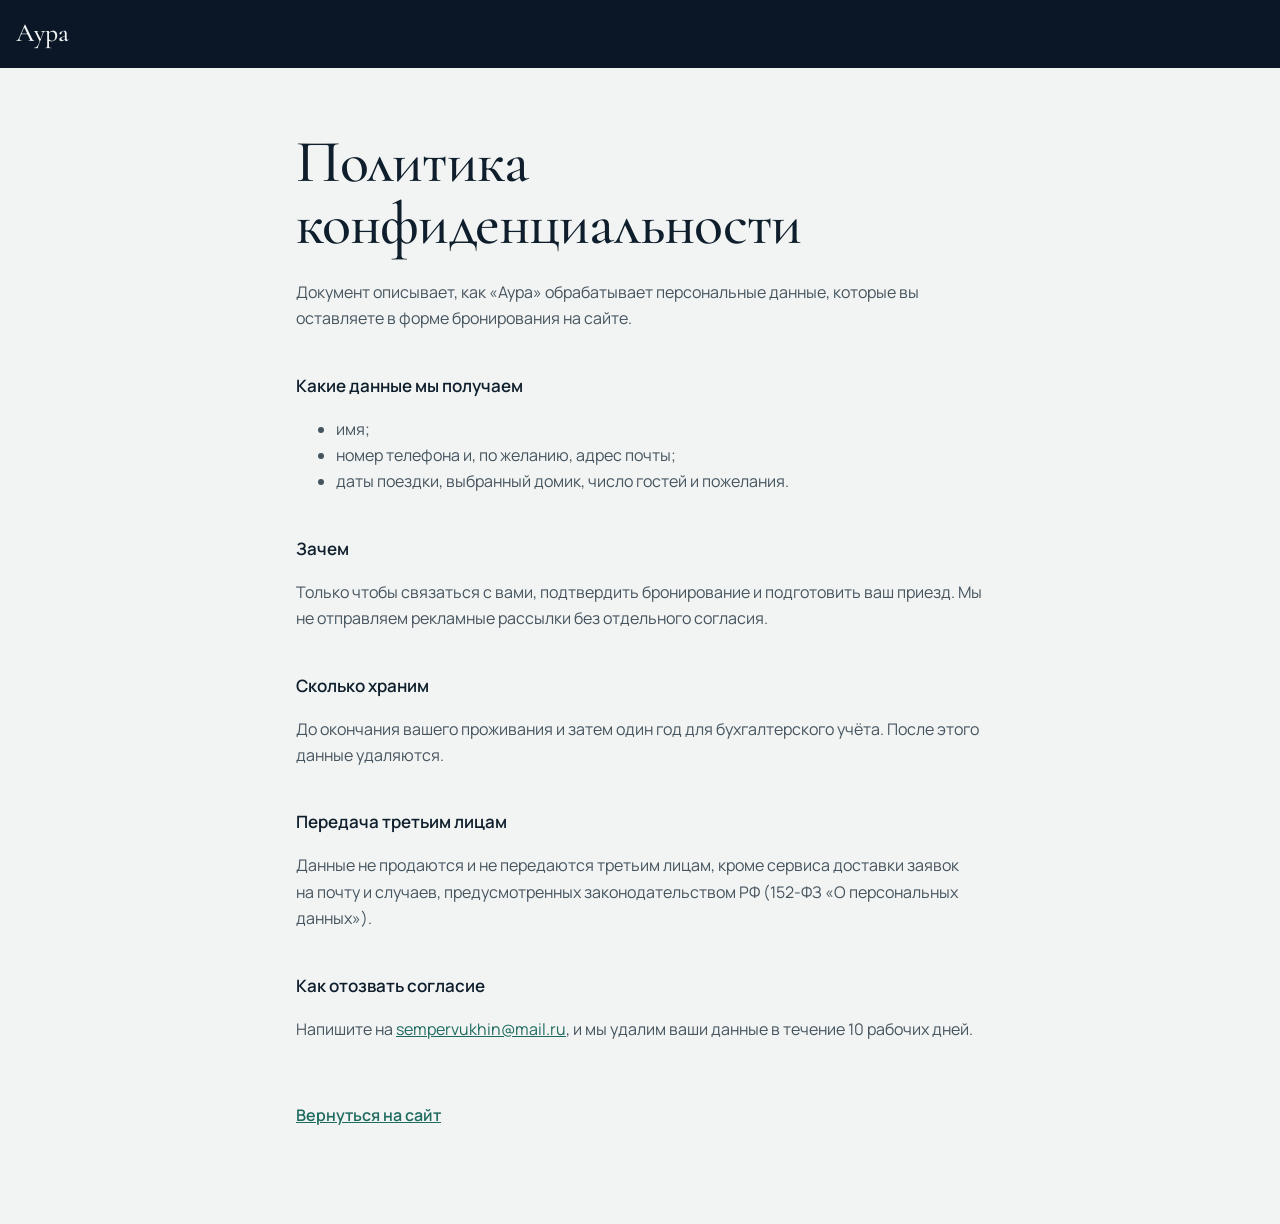
<file: works/aura/privacy.html>
<!doctype html>
<html lang="ru">
<head>
<meta charset="utf-8">
<meta name="viewport" content="width=device-width, initial-scale=1, viewport-fit=cover">
<title>Политика конфиденциальности, Аура</title>
<link rel="preconnect" href="https://fonts.googleapis.com">
<link rel="preconnect" href="https://fonts.gstatic.com" crossorigin>
<link href="https://fonts.googleapis.com/css2?family=Cormorant+Garamond:wght@500&family=Manrope:wght@400;600&display=swap" rel="stylesheet">
<style>
:root{--paper:#f1f4f2;--ink:#0f1e2c;--soft:#46545f;--accent:#1f6b5f;--night:#0b1726;--on-dark:#f3f7f6}
*{box-sizing:border-box}
body{margin:0;background:var(--paper);color:var(--ink);font:400 16px/1.65 "Manrope",system-ui,-apple-system,"Segoe UI",Arial,sans-serif;-webkit-font-smoothing:antialiased}
header{background:var(--night);color:var(--on-dark);padding:20px max(16px,env(safe-area-inset-left,0px))}
header a{color:var(--on-dark);text-decoration:none;font:500 26px/1 "Cormorant Garamond",Georgia,serif}
main{max-width:720px;margin:0 auto;padding:64px max(16px,env(safe-area-inset-left,0px)) 96px}
h1{font:500 clamp(38px,6vw,60px)/1.02 "Cormorant Garamond",Georgia,serif;letter-spacing:-.015em;margin:0 0 24px}
h2{font-size:17px;font-weight:600;margin:40px 0 8px}
p,li{color:var(--soft)}
a{color:var(--accent)}
.back{display:inline-block;margin-top:44px;font-weight:600}
</style>
</head>
<body>
<header><a href="index.html">Аура</a></header>
<main>
  <h1>Политика конфиденциальности</h1>
  <p>Документ описывает, как «Аура» обрабатывает персональные данные, которые вы оставляете в&nbsp;форме бронирования на&nbsp;сайте.</p>
  <h2>Какие данные мы получаем</h2>
  <ul><li>имя;</li><li>номер телефона и, по&nbsp;желанию, адрес почты;</li><li>даты поездки, выбранный домик, число гостей и&nbsp;пожелания.</li></ul>
  <h2>Зачем</h2>
  <p>Только чтобы связаться с&nbsp;вами, подтвердить бронирование и&nbsp;подготовить ваш приезд. Мы не&nbsp;отправляем рекламные рассылки без отдельного согласия.</p>
  <h2>Сколько храним</h2>
  <p>До окончания вашего проживания и&nbsp;затем один год для бухгалтерского учёта. После этого данные удаляются.</p>
  <h2>Передача третьим лицам</h2>
  <p>Данные не&nbsp;продаются и&nbsp;не&nbsp;передаются третьим лицам, кроме сервиса доставки заявок на&nbsp;почту и&nbsp;случаев, предусмотренных законодательством РФ (152-ФЗ «О&nbsp;персональных данных»).</p>
  <h2>Как отозвать согласие</h2>
  <p>Напишите на&nbsp;<a href="mailto:sempervukhin@mail.ru">sempervukhin@mail.ru</a>, и&nbsp;мы удалим ваши данные в&nbsp;течение 10&nbsp;рабочих дней.</p>
  <a class="back" href="index.html">Вернуться на&nbsp;сайт</a>
</main>
</body>
</html>
</file>
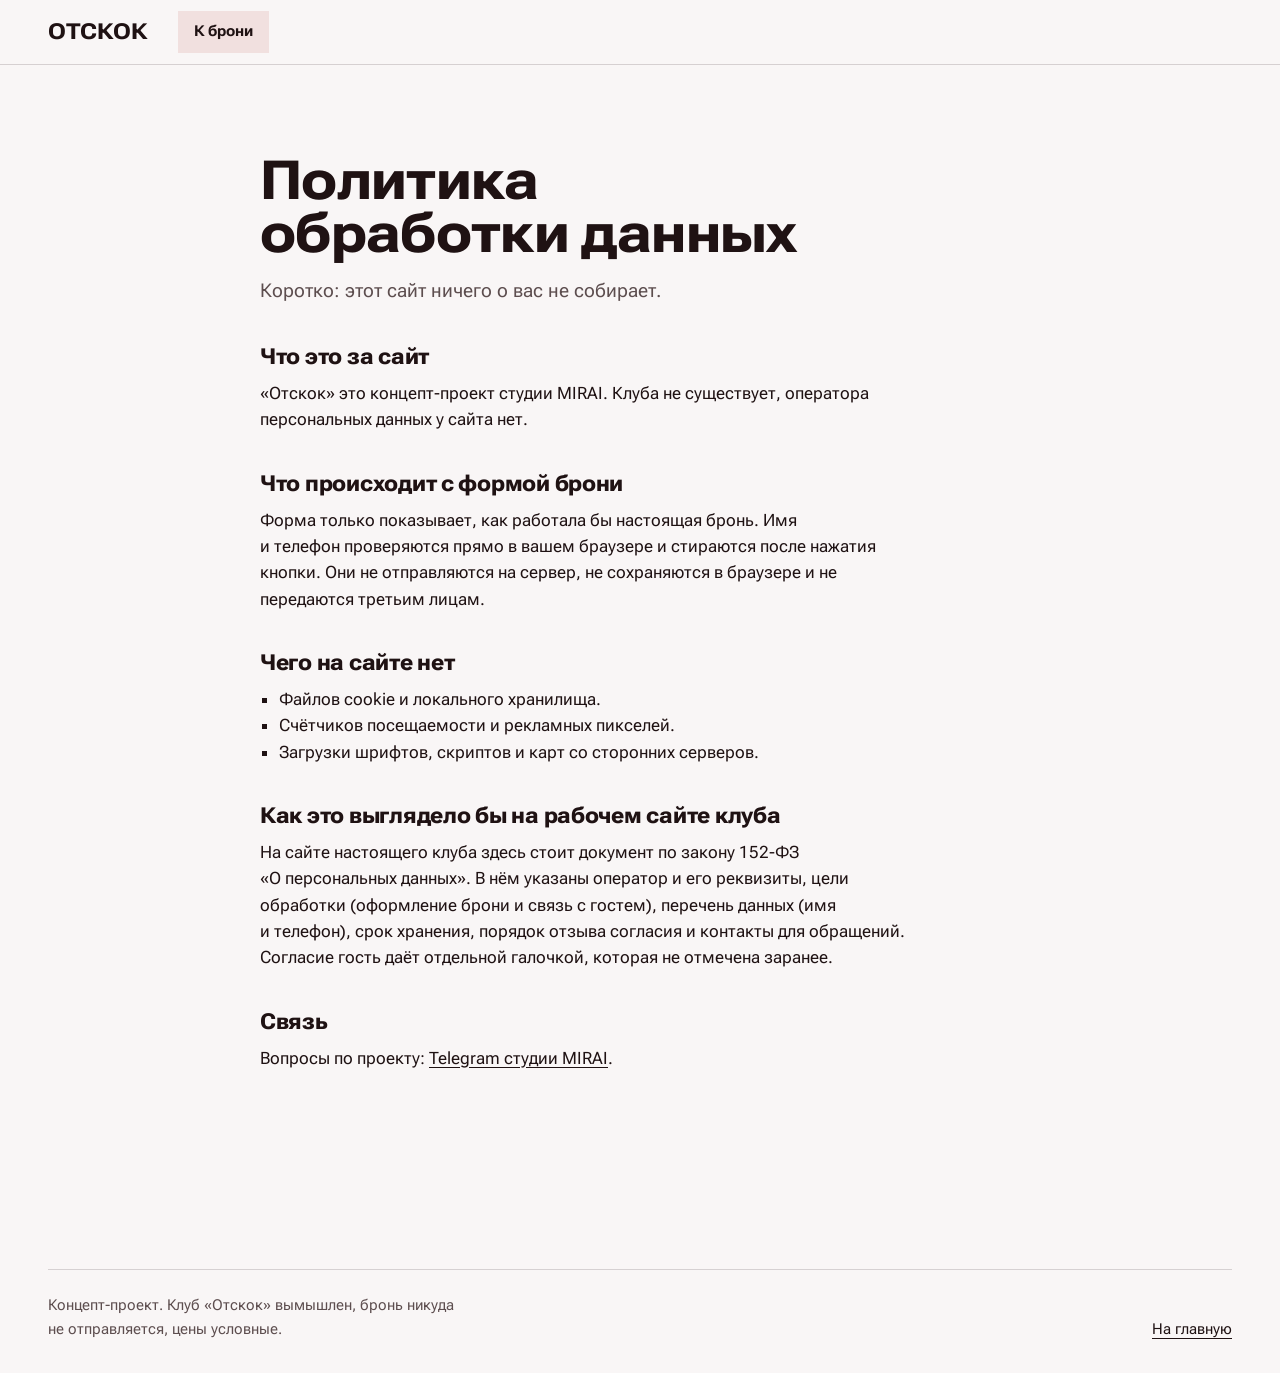
<file: works/otskok/privacy.html>
<!doctype html>
<html lang="ru">
<head>
<meta charset="utf-8">
<meta name="viewport" content="width=device-width, initial-scale=1">
<title>Политика обработки данных. Отскок</title>
<meta name="robots" content="noindex, nofollow">
<meta name="referrer" content="strict-origin-when-cross-origin">
<meta http-equiv="Content-Security-Policy" content="default-src 'none'; script-src 'self'; style-src 'self'; img-src 'self' data:; font-src 'self'; connect-src 'none'; form-action 'none'; base-uri 'none'">
<link rel="icon" href="favicon.svg" type="image/svg+xml">
<link rel="stylesheet" href="app.css">
</head>
<body>
<header class="nav">
  <div class="wrap nav-in">
    <a class="mark" href="index.html" aria-label="Отскок, на главную">Отскок</a>
    <a class="btn btn-sm btn-ghost" href="index.html#book">К брони</a>
  </div>
  <div class="nav-track" aria-hidden="true"></div>
</header>
<main class="doc wrap">
  <h1>Политика обработки данных</h1>
  <p class="lead">Коротко: этот сайт ничего о вас не собирает.</p>

  <h2>Что это за сайт</h2>
  <p>«Отскок» это концепт-проект студии MIRAI. Клуба не существует, оператора персональных данных у сайта нет.</p>

  <h2>Что происходит с формой брони</h2>
  <p>Форма только показывает, как работала бы настоящая бронь. Имя и телефон проверяются прямо в вашем браузере и стираются после нажатия кнопки. Они не отправляются на сервер, не сохраняются в браузере и не передаются третьим лицам.</p>

  <h2>Чего на сайте нет</h2>
  <ul>
    <li>Файлов cookie и локального хранилища.</li>
    <li>Счётчиков посещаемости и рекламных пикселей.</li>
    <li>Загрузки шрифтов, скриптов и карт со сторонних серверов.</li>
  </ul>

  <h2>Как это выглядело бы на рабочем сайте клуба</h2>
  <p>На сайте настоящего клуба здесь стоит документ по закону 152-ФЗ «О персональных данных». В нём указаны оператор и его реквизиты, цели обработки (оформление брони и связь с гостем), перечень данных (имя и телефон), срок хранения, порядок отзыва согласия и контакты для обращений. Согласие гость даёт отдельной галочкой, которая не отмечена заранее.</p>

  <h2>Связь</h2>
  <p>Вопросы по проекту: <a href="https://t.me/qweqwasdd" rel="noopener">Telegram студии MIRAI</a>.</p>
</main>
<footer class="foot">
  <div class="wrap">
    <div class="foot-row">
      <p>Концепт-проект. Клуб «Отскок» вымышлен, бронь никуда не отправляется, цены условные.</p>
      <ul><li><a href="index.html">На главную</a></li></ul>
    </div>
  </div>
</footer>
</body>
</html>
</file>
<file: works/otskok/app.css>
/* Отскок. Концепт MIRAI. Один шрифт (Roboto Flex, оси wght и wdth), прямые углы, один акцент. */
@font-face{font-family:"Flex";src:url(fonts/roboto-flex-cyrillic.woff2) format("woff2");font-weight:100 1000;font-stretch:25% 151%;font-display:swap;unicode-range:U+0301,U+0400-045F,U+0490-0491,U+04B0-04B1,U+2116}
@font-face{font-family:"Flex";src:url(fonts/roboto-flex-latin.woff2) format("woff2");font-weight:100 1000;font-stretch:25% 151%;font-display:swap;unicode-range:U+0000-00FF,U+0131,U+0152-0153,U+02BB-02BC,U+02C6,U+02DA,U+02DC,U+0304,U+0308,U+0329,U+2000-206F,U+20AC,U+20BD,U+2122,U+2191,U+2193,U+2212,U+2215,U+FEFF,U+FFFD}

:root{
  --bg:oklch(0.975 0.004 20);
  --surface:oklch(0.945 0.007 20);
  --ink:oklch(0.2 0.022 15);
  --muted:oklch(0.44 0.02 15);
  --line:oklch(0.2 0.022 15 / .16);
  --court:oklch(0.42 0.15 15);
  --court-2:oklch(0.36 0.14 15);
  --on-court:oklch(0.985 0.004 20);
  --on-court-dim:oklch(0.985 0.004 20 / .8);
  --ball:oklch(0.77 0.17 56);
  --on-ball:oklch(0.2 0.022 15);
  --danger:oklch(0.52 0.19 40);
  --focus:var(--court);
  --hi:var(--court);
  --btn-edge:var(--ink);
  --gut:clamp(16px,4vw,48px);
  --nav:64px;
  --out:cubic-bezier(.16,1,.3,1);
  color-scheme:light;
}

*,*::before,*::after{box-sizing:border-box}
html{scroll-behavior:smooth;scroll-padding-top:calc(var(--nav) + 16px);-webkit-text-size-adjust:100%}
body{margin:0;background:var(--bg);color:var(--ink);font:400 1.0625rem/1.55 "Flex",system-ui,-apple-system,"Segoe UI",sans-serif;font-stretch:100%;-webkit-font-smoothing:antialiased;overflow-x:clip}
h1,h2,h3,p,ul,ol,dl,dd,fieldset{margin:0;padding:0}
ul,ol{list-style:none}
fieldset{border:0;min-width:0}
a{color:inherit}
button,input{font:inherit;color:inherit}
button{cursor:pointer}
svg{display:block}
[hidden]{display:none!important}
:focus-visible{outline:3px solid var(--focus);outline-offset:2px}

.wrap{width:min(100% - 2*var(--gut),1320px);margin-inline:auto}
.skip{position:absolute;left:var(--gut);top:-80px;z-index:50;background:var(--ball);color:var(--on-ball);padding:10px 14px;font-weight:700}
.skip:focus{top:8px}

h1,h2,.mark,.foot-mark{font-weight:820;font-stretch:128%;letter-spacing:-.012em;line-height:.98}
h1{font-size:clamp(2.6rem,6.3vw,5.9rem);text-transform:uppercase;text-wrap:balance}
h2{font-size:clamp(1.85rem,3.9vw,3.5rem);max-width:19ch;text-wrap:balance}
h3{font-size:1.3rem;font-weight:740;font-stretch:112%;line-height:1.15}
.sub{margin-top:.9rem;color:var(--muted);max-width:52ch}
.dim{color:var(--muted)}
.sec{padding-block:clamp(72px,10vw,150px)}

/* Кнопки: один вид на одно действие */
.btn{display:inline-flex;align-items:center;justify-content:center;gap:.6rem;min-height:54px;padding:0 1.5rem;background:var(--ball);color:var(--on-ball);border:2px solid var(--btn-edge);font-weight:720;font-stretch:108%;text-decoration:none;white-space:nowrap;transition:background-color .25s var(--out),color .25s var(--out),border-color .25s var(--out),transform .15s var(--out)}
.btn svg{width:1.05em;height:1.05em;transition:transform .3s var(--out)}
.btn:hover{background:var(--ink);color:var(--bg);border-color:var(--ink)}
.btn:hover svg{transform:translateX(4px)}
.btn:active{transform:scale(.98)}
.btn-sm{min-height:42px;padding:0 1rem;font-size:.95rem}
.btn-wide{width:100%}
.btn-ghost{background:transparent;color:var(--ink);border-color:var(--ink)}
.btn-ghost:hover{background:var(--ink);color:var(--bg)}
.btn-ball{border-color:var(--ball)}
.btn-ball:hover{background:var(--on-court);color:var(--on-ball);border-color:var(--on-court)}
.link{font-weight:620;text-underline-offset:.3em;text-decoration-thickness:2px}
.link:hover{text-decoration-color:var(--court)}

/* Шапка. Мяч на нижней линии показывает, сколько страницы пройдено */
.nav{position:sticky;top:0;z-index:20;background:var(--bg);height:var(--nav)}
.nav-in{height:100%;display:flex;align-items:center;gap:2rem}
.mark{font-size:1.35rem;text-transform:uppercase;text-decoration:none;font-stretch:140%}
.nav-links{display:flex;gap:1.75rem;margin-left:auto}
.nav-links a{text-decoration:none;font-weight:560;font-size:.98rem;padding:.4rem 0;background:linear-gradient(currentColor,currentColor) left bottom/0 2px no-repeat;transition:background-size .35s var(--out)}
.nav-links a:hover{background-size:100% 2px}
.nav-track{position:absolute;left:0;right:0;bottom:0;height:2px;background:var(--line)}
.nav-ball{display:none}
@supports (animation-timeline:scroll()){
  @media (prefers-reduced-motion:no-preference){
    .nav-ball{display:block;position:absolute;left:0;top:-5px;width:12px;height:12px;border-radius:50%;background:var(--ball);box-shadow:0 0 0 2px var(--ink);animation:roll linear both;animation-timeline:scroll(root)}
  }
}
@keyframes roll{to{transform:translateX(calc(100vw - 12px))}}

/* Первый экран */
.hero{display:grid;grid-template-columns:minmax(0,1.08fr) minmax(0,.92fr);min-height:calc(100dvh - var(--nav))}
.hero-copy{display:flex;flex-direction:column;justify-content:center;gap:1.5rem;padding:clamp(32px,5vw,72px) clamp(24px,4vw,64px) clamp(40px,6vw,88px) max(var(--gut),calc((100vw - 1320px)/2))}
.open{display:inline-flex;align-items:center;gap:.6rem;font-weight:620;font-size:.95rem;align-self:flex-start}
.open::before{content:"";width:10px;height:10px;border-radius:50%;background:var(--muted)}
.open.is-open::before{background:var(--ball);box-shadow:0 0 0 2px var(--ink)}
.lead{font-size:clamp(1.05rem,1.5vw,1.3rem);max-width:34ch;color:var(--muted)}
.hero-cta{display:flex;flex-wrap:wrap;align-items:center;gap:1rem 1.75rem;margin-top:.5rem}
.hero-court{position:relative;background:var(--court);min-height:340px;overflow:hidden}
.hero-court canvas{position:absolute;inset:0;width:100%;height:100%}

@media (prefers-reduced-motion:no-preference){
  .hero-copy>*{animation:rise .9s var(--out) both}
  .hero-copy>:nth-child(2){animation-delay:.07s}
  .hero-copy>:nth-child(3){animation-delay:.14s}
  .hero-copy>:nth-child(4){animation-delay:.21s}
  .hero-court{animation:wipe 1.1s var(--out) both}
}
@keyframes rise{from{opacity:0;transform:translateY(28px)}}
@keyframes wipe{from{clip-path:inset(0 0 0 100%)}to{clip-path:inset(0)}}

/* Что такое падел: слова проявляются по мере прокрутки */
.say{padding-block:clamp(88px,13vw,200px)}
.say-text{font-size:clamp(1.55rem,3.7vw,3.3rem);font-weight:640;font-stretch:104%;line-height:1.14;letter-spacing:-.012em;max-width:27ch}
.say-text .w{display:inline-block}
@supports (animation-timeline:view()){
  @media (prefers-reduced-motion:no-preference){
    .say-text{view-timeline:--say block}
    .say-text .w{opacity:.16;animation:lit linear both;animation-timeline:--say;animation-range:cover calc(14% + var(--i)*1.05%) cover calc(22% + var(--i)*1.05%)}
  }
}
@keyframes lit{to{opacity:1}}

/* Бронь */
.book{background:var(--surface)}
.bk{display:grid;grid-template-columns:minmax(0,1fr);gap:2rem;margin-top:2.5rem}
.bk-main,.bk-side{min-width:0}
.note{margin-top:1.5rem;padding:1rem;border:2px solid var(--ink)}
.bk-dates{display:grid;grid-auto-flow:column;grid-auto-columns:minmax(58px,1fr);gap:4px;overflow-x:auto;scrollbar-width:none;padding:3px;margin:-3px}
.bk-dates::-webkit-scrollbar{display:none}
.d{display:grid;justify-items:center;gap:.1rem;padding:.55rem 0 .6rem;background:var(--bg);border:2px solid transparent;transition:background-color .2s,color .2s}
.d small{font-size:.74rem;color:var(--muted);text-transform:lowercase;transition:color .2s}
.d b{font-size:1.25rem;font-weight:760;font-stretch:112%;font-variant-numeric:tabular-nums}
.d.we small{color:var(--hi)}
.d:hover{border-color:var(--ink)}
.d[aria-checked="true"]{background:var(--ink);color:var(--bg)}
.d[aria-checked="true"] small{color:inherit}

.bk-tabs{display:grid;grid-template-columns:repeat(4,1fr);gap:4px;margin-top:1.25rem}
.tab{padding:.7rem .25rem;background:var(--bg);border:2px solid transparent;font-weight:640;font-size:.92rem}
.tab[aria-selected="true"]{border-color:var(--ink)}

.bk-grid{margin-top:1.25rem}
.row{display:none;grid-template-columns:repeat(4,minmax(0,1fr));gap:4px}
.row.on{display:grid}
.row-l{display:none}
.c{position:relative;min-height:50px;border:0;background:var(--z);font-weight:600;font-size:.95rem;font-variant-numeric:tabular-nums;overflow:hidden;transition:transform .15s var(--out)}
.c::after{content:"";position:absolute;inset:0;background:var(--ball);transform:scaleY(0);transform-origin:bottom;transition:transform .28s var(--out)}
.c span{position:relative;z-index:1}
.c.z1{--z:color-mix(in oklch,var(--court) 9%,var(--bg))}
.c.z2{--z:color-mix(in oklch,var(--court) 19%,var(--bg))}
.c.z3{--z:color-mix(in oklch,var(--court) 31%,var(--bg))}
.c:not(:disabled):hover{box-shadow:inset 0 0 0 2px var(--ink)}
.c:not(:disabled):active{transform:scale(.96)}
.c[aria-pressed="true"]{color:var(--on-ball)}
.c[aria-pressed="true"]::after{transform:scaleY(1)}
.c:disabled{cursor:not-allowed;background:repeating-linear-gradient(135deg,transparent 0 5px,var(--line) 5px 6px);color:var(--muted);text-decoration:line-through}
@media (prefers-reduced-motion:no-preference){
  .bk-grid.swap .c{animation:cell .45s var(--out) both;animation-delay:calc(var(--n)*14ms)}
}
@keyframes cell{from{opacity:0;transform:translateY(8px)}}

.bk-legend{display:flex;flex-wrap:wrap;gap:.5rem 1.5rem;margin-top:1rem;font-size:.9rem;color:var(--muted)}
.bk-legend li{display:flex;align-items:center;gap:.5rem}
.sw{width:16px;height:16px}
.sw.z1{background:color-mix(in oklch,var(--court) 9%,var(--bg))}
.sw.z2{background:color-mix(in oklch,var(--court) 19%,var(--bg))}
.sw.z3{background:color-mix(in oklch,var(--court) 31%,var(--bg))}
.sw.busy{background:repeating-linear-gradient(135deg,transparent 0 3px,var(--muted) 3px 4px)}
.bk-hint{margin-top:1rem;font-size:.95rem;min-height:3em}
.bk-hint.warn{color:var(--danger);font-weight:600}

.bk-extras{margin-top:1.5rem;display:grid;gap:4px}
.bk-extras legend{font-weight:740;font-stretch:112%;font-size:1.1rem;padding:0;margin-bottom:.9rem}
.ex{display:flex;align-items:center;justify-content:space-between;gap:1rem;background:var(--bg);padding:.8rem 1rem;min-height:68px}
.ex-name{display:block;font-weight:620}
.ex-price{display:block;font-size:.9rem;color:var(--muted)}
.ex-check{cursor:pointer;position:relative}
.ex-check input,.agree input{position:absolute;opacity:0;width:1px;height:1px}
.box{flex:none;width:28px;height:28px;border:2px solid var(--ink);display:grid;place-items:center;transition:background-color .2s var(--out)}
.box svg{width:16px;height:16px;color:var(--on-ball);transform:scale(0);transition:transform .25s var(--out)}
input:checked+.box{background:var(--ball)}
input:checked+.box svg{transform:scale(1)}
input:focus-visible+.box{outline:3px solid var(--focus);outline-offset:2px}
.step{display:flex;align-items:center;gap:.25rem}
.step button{width:40px;height:40px;display:grid;place-items:center;background:transparent;border:2px solid var(--ink)}
.step button:hover:not(:disabled){background:var(--ink);color:var(--bg)}
.step button:disabled{opacity:.35;cursor:not-allowed}
.step svg{width:16px;height:16px}
.step output{min-width:2.2ch;text-align:center;font-weight:760;font-size:1.15rem;font-variant-numeric:tabular-nums}

.tk{background:var(--bg);border:2px solid var(--ink);padding:1.25rem}
.tk h3{margin-bottom:1rem}
.tk-empty p+p{margin-top:.35rem;font-size:.95rem}
.tk-rows{display:grid;gap:.55rem}
.tk-rows div{display:flex;justify-content:space-between;gap:1rem;align-items:baseline}
.tk-rows dt{color:var(--muted);font-size:.95rem}
.tk-rows dd{font-weight:600;text-align:right;font-variant-numeric:tabular-nums}
.tk-total{display:flex;justify-content:space-between;align-items:baseline;margin-top:1rem;padding-top:1rem;border-top:2px solid var(--ink);font-weight:620}
.tk-total strong{font-size:2rem;font-weight:820;font-stretch:118%;font-variant-numeric:tabular-nums;line-height:1}

.fm{display:grid;gap:1rem;margin-top:1.25rem}
.fld{display:grid;gap:.4rem}
.fld label{font-weight:620;font-size:.95rem}
.fld input{height:50px;padding:0 .9rem;background:var(--bg);border:2px solid var(--muted);border-radius:0;font-variant-numeric:tabular-nums}
.fld input::placeholder{color:var(--muted)}
.fld input:hover{border-color:var(--ink)}
.fld input[aria-invalid="true"]{border-color:var(--danger)}
.help{font-size:.88rem;color:var(--muted)}
.err{font-size:.9rem;font-weight:600;color:var(--danger)}
.agree{position:relative;display:flex;gap:.75rem;align-items:flex-start;font-size:.92rem;cursor:pointer}
.agree a{text-underline-offset:.2em}
.demo{font-size:.88rem;color:var(--muted);text-align:center}
.btn[aria-busy="true"]{pointer-events:none;background:var(--ink);color:var(--bg);border-color:var(--ink);background-image:linear-gradient(var(--court),var(--court));background-repeat:no-repeat;background-size:0 100%;animation:load 1.1s linear forwards}
@keyframes load{to{background-size:100% 100%}}

.done{margin-top:1.25rem;background:var(--court);color:var(--on-court);padding:1.5rem;display:grid;gap:.9rem}
.done .dim{color:var(--on-court-dim);font-size:.95rem}
.done .btn-ghost{color:var(--on-court);border-color:var(--on-court);justify-self:start;white-space:normal}
.done .btn-ghost:hover{background:var(--on-court);color:var(--on-ball)}
.done-ball{width:22px;height:22px;border-radius:50%;background:var(--ball)}
@media (prefers-reduced-motion:no-preference){
  .done:not([hidden]){animation:rise .6s var(--out) both}
  .done:not([hidden]) .done-ball{animation:drop 1.25s cubic-bezier(.3,0,.7,1) both}
}
/* Мяч падает и гаснет в три касания: это физика, а не «пружинный» переход интерфейса */
@keyframes drop{0%{transform:translateY(-70px)}28%{transform:translateY(0)}48%{transform:translateY(-26px)}66%{transform:translateY(0)}80%{transform:translateY(-8px)}100%{transform:translateY(0)}}

/* Новичкам */
.trio{display:grid;gap:4px;margin-top:2.5rem}
.trio article{padding:clamp(1.25rem,2.6vw,2.25rem);display:grid;gap:.8rem;align-content:start}
.trio p{max-width:44ch}
.t-main{background:var(--court);color:var(--on-court)}
.t-main p{color:var(--on-court-dim)}
.t-main .t-price{color:var(--on-court);font-weight:640}
.t-main .btn{justify-self:start;margin-top:.5rem}
.t-fig{width:100%;max-width:420px;margin-bottom:.5rem}
.t-fig .g{fill:none;stroke:var(--on-court);stroke-width:2;stroke-dasharray:1;opacity:.7}
.t-fig .fly{fill:none;stroke:var(--ball);stroke-width:3;stroke-dasharray:1;stroke-linejoin:round}
.t-fig .b{fill:var(--ball)}
.t-a{background:var(--surface)}
.t-a p,.t-b p{color:var(--muted)}
.t-b{border:2px solid var(--ink)}

/* Схема зала */
.plan{display:grid;gap:2rem;margin-top:2.5rem;align-items:center}
.plan-map svg{width:100%;height:auto}
.pc{cursor:pointer;outline:none}
.pc .pf{fill:var(--surface);transition:fill .35s var(--out)}
.pc .pl{fill:none;stroke:var(--ink);stroke-width:1.6;stroke-dasharray:1;transition:stroke .35s var(--out)}
.pc .pn{stroke-width:3}
.pc text{fill:var(--ink);font-weight:800;font-stretch:125%;font-size:15px;transition:fill .35s var(--out)}
.pc:hover .pf{fill:color-mix(in oklch,var(--court) 22%,var(--surface))}
.pc.on .pf{fill:var(--court)}
.pc.on .pl{stroke:var(--on-court)}
.pc.on text{fill:var(--on-court)}
.pc:focus-visible .pf{stroke:var(--focus);stroke-width:4}
.pz rect{fill:none;stroke:var(--line);stroke-width:1.6}
.pz text{fill:var(--muted);font-size:10.5px;font-weight:560}
.plan-info{display:grid;gap:.8rem;align-content:start}
.plan-kind{font-weight:640;color:var(--hi)}
.plan-info h3{font-size:clamp(2rem,4vw,3rem);font-weight:820;font-stretch:128%;line-height:1}
.plan-info dl{display:grid;gap:.5rem;margin-block:.5rem;padding-block:1rem;border-block:2px solid var(--ink)}
.plan-info dl div{display:flex;justify-content:space-between;gap:1rem}
.plan-info dt{color:var(--muted)}
.plan-info dd{font-weight:640}
.plan-info .btn{justify-self:start;white-space:normal;text-align:center}
.plan-info.swap>*{animation:rise .45s var(--out) both}
@media (prefers-reduced-motion:reduce){.plan-info.swap>*{animation:none}}

/* Цены: шкала дня */
.prices{background:var(--surface)}
.pr-head{display:flex;flex-wrap:wrap;gap:1.5rem;align-items:flex-end;justify-content:space-between}
.seg{display:flex;border:2px solid var(--ink)}
.seg button{padding:.6rem 1.1rem;border:0;background:transparent;font-weight:640;transition:background-color .2s,color .2s}
.seg button.on{background:var(--ink);color:var(--bg)}
.tl{margin-top:2.5rem}
.tl-bar{position:relative;display:grid;grid-template-columns:5fr 5fr 6fr;gap:4px;min-height:clamp(120px,16vw,190px)}
.tl-z{display:flex;flex-direction:column;justify-content:flex-end;padding:clamp(.6rem,1.6vw,1.1rem);transition:background-color .45s var(--out)}
.tl-z b{font-size:clamp(1.15rem,3.2vw,2.6rem);font-weight:820;font-stretch:120%;line-height:1;font-variant-numeric:tabular-nums}
.tl-z span{font-size:.92rem;font-weight:560;margin-top:.3rem}
.tl-z.z1{background:color-mix(in oklch,var(--court) 9%,var(--bg))}
.tl-z.z2{background:color-mix(in oklch,var(--court) 19%,var(--bg))}
.tl-z.z3,.tl.week .tl-z{background:color-mix(in oklch,var(--court) 31%,var(--bg))}
.tl-now{position:absolute;top:-10px;height:46%;width:3px;margin-left:-1.5px;background:var(--ink)}
.tl-now::before{content:"";position:absolute;top:-7px;left:-6px;width:15px;height:15px;border-radius:50%;background:var(--ball);box-shadow:0 0 0 2px var(--ink)}
.tl-axis{position:relative;height:1.6rem;margin-top:.9rem;font-size:.88rem;color:var(--muted);font-variant-numeric:tabular-nums}
.tl-axis li{position:absolute;top:0}
.tl-axis li:nth-child(2){left:31.25%}
.tl-axis li:nth-child(3){left:62.5%}
.tl-axis li:nth-child(4){right:0}
.pr-now{margin-top:1.25rem;font-weight:640;font-size:1.1rem;min-height:1.6em}
.pr-notes{display:grid;gap:1rem 3rem;margin-top:2rem;max-width:920px}
.pr-notes p{color:var(--muted)}
.pr-notes strong{color:var(--ink);font-weight:660}

/* Вопросы */
.faq-in{display:grid;gap:2rem}
.qa{border-block:2px solid var(--ink)}
.qa details+details{border-top:1px solid var(--line)}
.qa summary{display:flex;justify-content:space-between;align-items:center;gap:1rem;padding:1.15rem 0;cursor:pointer;list-style:none;font-weight:660;font-size:1.12rem;font-stretch:106%}
.qa summary::-webkit-details-marker{display:none}
.qa summary svg{flex:none;width:20px;height:20px;transition:transform .35s var(--out)}
.qa details[open] summary svg{transform:rotate(180deg)}
.qa details p{padding:0 0 1.25rem;color:var(--muted);max-width:60ch}
@media (prefers-reduced-motion:no-preference){.qa details[open] p{animation:rise .4s var(--out) both}}

/* Адрес */
.place{background:var(--court);color:var(--on-court);padding-block:clamp(72px,10vw,140px)}
.place-in{display:grid;gap:2rem;justify-items:start}
.place h2{max-width:14ch}
.place-list{display:grid;gap:.75rem;font-size:1.15rem;font-weight:560}
.place-list li{display:flex;align-items:center;gap:.75rem}
.place-list svg{width:22px;height:22px;flex:none;color:var(--ball)}

/* Подвал */
.foot{padding:clamp(40px,6vw,80px) 0 2rem;overflow:hidden}
.foot .wrap{container-type:inline-size}
.foot-mark{font-size:16.5vw;font-size:22.05cqw;font-weight:900;font-stretch:151%;text-transform:uppercase;color:var(--hi);white-space:nowrap;line-height:.85;margin-left:-0.0455em}
.foot-row{display:grid;gap:1.25rem;margin-top:2rem;padding-top:1.5rem;border-top:2px solid var(--ink);font-size:.95rem}
.foot-row p{color:var(--muted);max-width:52ch}
.foot-row ul{display:flex;flex-wrap:wrap;gap:.6rem 2rem}
.foot-row a{display:inline-flex;align-items:center;gap:.4rem;text-underline-offset:.25em}
.foot-row svg{width:14px;height:14px}

/* Плашка выбора на телефоне */
.bar{position:fixed;left:0;right:0;bottom:0;z-index:30;display:flex;align-items:center;justify-content:space-between;gap:1rem;padding:.7rem var(--gut) calc(.7rem + env(safe-area-inset-bottom));background:var(--ink);color:var(--bg)}
.bar-t{display:grid;font-size:.9rem;line-height:1.3}
.bar-t strong{font-size:1.15rem;font-variant-numeric:tabular-nums}
.bar .btn{border-color:var(--ball)}
@media (prefers-reduced-motion:no-preference){.bar:not([hidden]){animation:rise .4s var(--out) both}}

/* Появление блоков и прорисовка линий привязаны к прокрутке. Без поддержки всё просто видно. */
@supports (animation-timeline:view()){
  @media (prefers-reduced-motion:no-preference){
    .rv{animation:rise linear both;animation-timeline:view();animation-range:entry 0% entry 55%}
    .t-fig .g,.t-fig .fly,.pc .pl{animation:draw linear both;animation-timeline:view();animation-range:entry 10% cover 42%}
    .t-fig .b{animation:pop linear both;animation-timeline:view();animation-range:cover 38% cover 46%}
  }
}
@keyframes draw{from{stroke-dashoffset:1}to{stroke-dashoffset:0}}
@keyframes pop{from{opacity:0;transform:scale(.2)}}
.t-fig .b{transform-origin:118px 112px}

@media (max-width:719px){
  .nav-links{display:none}
  .nav-in{justify-content:space-between}
  .hero{grid-template-columns:minmax(0,1fr);min-height:0}
  .hero-copy{padding:36px var(--gut) 32px}
  .hero-court{aspect-ratio:16/10;min-height:0}
  @keyframes wipe{from{clip-path:inset(100% 0 0 0)}to{clip-path:inset(0)}}
  .plan-map{margin-inline:calc(var(--gut)*-.5)}
  .pz text{font-size:15px}
  .tl-z span{font-size:.8rem}
}
@media (min-width:720px){
  .bk-tabs{display:none}
  .row,.row.on{display:grid;grid-template-columns:7.2rem repeat(16,minmax(0,1fr));gap:3px;margin-bottom:3px}
  .row-l{display:grid;align-content:center;line-height:1.2;font-weight:680;font-size:.95rem}
  .row-l small{font-weight:400;font-size:.8rem;color:var(--muted)}
  .c{min-height:54px;font-size:.92rem;padding:0}
  .c small{display:none}
  .trio{grid-template-columns:1.35fr 1fr;grid-template-rows:auto auto}
  .t-main{grid-row:span 2}
  .plan{grid-template-columns:1.55fr 1fr;gap:clamp(2rem,5vw,5rem)}
  .pr-notes{grid-template-columns:1fr 1fr}
  .faq-in{grid-template-columns:1fr 1.25fr;gap:clamp(2rem,6vw,6rem);align-items:start}
  .faq h2{position:sticky;top:calc(var(--nav) + 32px)}
  .foot-row{grid-template-columns:1fr auto;align-items:end}
}
@media (max-width:1079px){.foot{padding-bottom:calc(2rem + 76px)}}
@media (min-width:1080px){
  .bk{grid-template-columns:minmax(0,1fr) 21.5rem;gap:2.5rem;align-items:start}
  .bk-side{position:sticky;top:calc(var(--nav) + 20px)}
  .bar{display:none!important}
}
@media (min-width:720px) and (max-width:1079px){
  .c small{display:inline}
}
@media (prefers-reduced-motion:reduce){
  html{scroll-behavior:auto}
  *,*::before,*::after{transition-duration:.01ms!important}
}

/* Страница политики */
.doc{padding-block:clamp(40px,7vw,96px);max-width:760px}
.doc h1{font-size:clamp(2rem,5vw,3.4rem);text-transform:none}
.doc .lead{margin-top:1rem;max-width:none}
.doc h2{font-size:1.4rem;font-stretch:112%;margin-top:2.5rem;max-width:none}
.doc p,.doc ul{margin-top:.75rem;max-width:66ch}
.doc ul{list-style:square;padding-left:1.2rem}
.doc a{text-underline-offset:.2em}

/* ===== Вторая редакция: без обводок =====
   Действия кобальтом, поля и карточки плашками. Жёлтый мяч живёт только на синем корте. */
:root{--ball:oklch(0.9 0.185 104);--field:oklch(0.995 0.002 20);--ok:oklch(0.6 0.16 150);--soft:color-mix(in oklch,var(--court) 10%,var(--bg));--lift:0 26px 50px -30px oklch(0.42 0.15 15 / .55)}
.btn{background:var(--court);color:var(--on-court);border:0;min-height:56px}
.btn:hover{background:var(--court-2);color:var(--on-court)}
.btn-sm{min-height:42px}
.btn-ghost{background:var(--soft);color:var(--ink)}
.btn-ghost:hover{background:color-mix(in oklch,var(--court) 20%,var(--bg));color:var(--ink)}
.btn-ball{background:var(--on-court);color:var(--ink)}
.btn-ball:hover{background:var(--ball);color:var(--on-ball)}
.btn[aria-busy="true"]{background-color:var(--ink);color:var(--on-court)}
.nav{box-shadow:0 1px 0 var(--line)}
.nav-track{height:3px;background:transparent}
@supports (animation-timeline:scroll()){
  @media (prefers-reduced-motion:no-preference){
    .nav-ball{left:0;top:0;width:100%;height:3px;border-radius:0;background:var(--court);box-shadow:none;transform-origin:0 50%;animation:grow linear both;animation-timeline:scroll(root)}
  }
}
@keyframes grow{from{transform:scaleX(0)}to{transform:scaleX(1)}}
.open.is-open::before{background:var(--ok);box-shadow:none}

/* Иллюстрация к тексту: мяч, пол, стекло, ракетка */
.say-in{display:grid;gap:clamp(2rem,5vw,4rem);align-items:center}
.say-fig{margin:0;background:var(--court)}
.say-fig svg{width:100%;height:auto}
.sf-floor{stroke:var(--on-court);stroke-width:3}
.sf-glass{stroke:var(--on-court);stroke-width:6;opacity:.55}
.sf-path{fill:none;stroke:var(--ball);stroke-width:2;stroke-dasharray:3 8;stroke-linecap:round;opacity:.7}
.sf-racket{fill:none;stroke:var(--on-court);stroke-width:3}
.say-fig text{fill:var(--on-court);font-size:13px;font-weight:560;opacity:.8}
.sf-ball{fill:var(--ball);offset-path:path("M40 92 Q150 112 230 250 Q292 196 340 172 Q268 172 204 206");offset-distance:100%;offset-rotate:0deg}
@media (prefers-reduced-motion:no-preference){.sf-ball{animation:fly 3.4s cubic-bezier(.45,.05,.55,.95) infinite}}
@keyframes fly{0%{offset-distance:0%;opacity:0}6%{opacity:1}78%{offset-distance:100%;opacity:1}94%{offset-distance:100%;opacity:1}100%{offset-distance:100%;opacity:0}}
@media (min-width:900px){.say-in{grid-template-columns:minmax(0,1.25fr) minmax(0,1fr)}}

/* Бронь */
.d{border:0}
.d:hover{background:var(--soft)}
.d[aria-checked="true"],.d[aria-checked="true"]:hover{background:var(--ink)}
.tab{border:0}
.tab[aria-selected="true"]{background:var(--ink);color:var(--bg)}
.c::after{background:var(--court)}
.c[aria-pressed="true"]{color:var(--on-court)}
.c:not(:disabled):hover{box-shadow:none;background:color-mix(in oklch,var(--court) 44%,var(--bg))}
.box{border:0;background:var(--surface)}
.agree .box{background:var(--field)}
input:checked+.box{background:var(--court)}
.box svg{color:var(--on-court)}
.step button{border:0;background:var(--surface)}
.tk{border:0;padding:0;background:var(--field);box-shadow:var(--lift)}
.tk-head{background:var(--court);color:var(--on-court);padding:1.15rem 1.25rem;display:grid;gap:1rem}
.tk h3{margin:0}
.tk-total{margin:0;padding:0;border:0}
.tk-total strong{font-size:2.3rem}
.tk-empty,.tk-rows{padding:1.15rem 1.25rem}
.fld input{border:0;background:var(--field);height:54px}
.fld input:focus-visible{outline:3px solid var(--court);outline-offset:0}
.fld input[aria-invalid="true"]{box-shadow:inset 0 0 0 2px var(--danger)}
.note{border:0;background:var(--field)}
.done .btn-ghost{background:oklch(1 0 0 / .16);color:var(--on-court)}
.done .btn-ghost:hover{background:var(--on-court);color:var(--ink)}

/* Остальные блоки */
.t-a{background:var(--ink);color:var(--on-court)}
.t-a p{color:var(--on-court-dim)}
.t-b{border:0;background:var(--surface)}
.plan-info dl{border-block:1px solid var(--line)}
.seg{border:0;background:var(--soft);padding:4px;gap:4px}
.tl-now::before{background:var(--ink);box-shadow:none}
.qa{border-block:0}
.qa summary{padding:1.3rem 0}
.foot-row{border-top:1px solid var(--line)}
.bar .btn{background:var(--on-court);color:var(--ink)}
.pz rect{fill:var(--surface);stroke:none}
.pc .pl{stroke-width:1.3}
.pc .pn{stroke-width:2.6}

/* Сетка. На телефоне одна колонка: кнопки и тексты занимают её целиком, от поля до поля. */
@media (max-width:719px){
  .btn:not(.btn-sm){width:100%;white-space:normal;text-align:center}
  .hero-cta{flex-direction:column;align-items:stretch;gap:1.1rem}
  .hero-cta .link{align-self:flex-start}
  .lead,.sub,.say-text,.trio p,.pr-notes p,.place h2,h2,.foot-row p,.qa details p{max-width:none}
  .done .btn-ghost,.plan-info .btn,.t-main .btn{justify-self:stretch}
  .open{align-self:stretch}
  .bar .btn{width:auto}
}
/* На широком экране кнопка в колонке занимает ширину колонки */
.plan-info .btn{justify-self:stretch}

/* Адрес и схема района */
.place-in{grid-template-columns:minmax(0,1fr);justify-items:stretch;align-items:start}
.place-in>*{justify-self:start}
.place-route{color:var(--on-court);display:inline-flex;align-items:center;gap:.4rem}
.place-route svg{width:16px;height:16px}
.place-route:hover{text-decoration-color:var(--ball)}
.map{margin:0;justify-self:stretch;background:var(--court-2);overflow:hidden}
.map-svg{display:block;width:100%;height:auto}
.mb{fill:var(--on-court);opacity:.1}
.mb.park{opacity:.16}
.mb.club{fill:var(--on-court);opacity:1}
.ms{stroke:var(--on-court);stroke-width:3;opacity:.5;stroke-dasharray:1}
.ml{fill:var(--on-court);opacity:.8;font-size:13px;font-weight:600}
.mc{fill:var(--court);font-size:15px;font-weight:850;font-stretch:130%;letter-spacing:.02em}
.mp{fill:var(--on-court);font-size:22px;font-weight:800}
.mpl{fill:var(--on-court);opacity:.75;font-size:11px;font-weight:560}
.pin-ball{fill:var(--ball)}
.pin-ring{fill:none;stroke:var(--ball);stroke-width:2;opacity:0}
@media (prefers-reduced-motion:no-preference){
  .js .map:not(.in) .mb{opacity:0}
  .js .map:not(.in) .ms{stroke-dashoffset:1}
  .js .map:not(.in) .pin,.js .map:not(.in) .mc,.js .map:not(.in) .ml{opacity:0}
  .map.in .mb{animation:mb .6s var(--out) both;animation-delay:calc(var(--n)*22ms)}
  .map.in .ms{animation:draw 1.1s var(--out) .25s both}
  .map.in .ml,.map.in .mc{animation:fade .5s var(--out) .9s both}
  .map.in .pin-ball{animation:drop 1.25s cubic-bezier(.3,0,.7,1) .75s both}
  .map.in .pin-ring{animation:ring 2.4s var(--out) 2s infinite}
}
@keyframes mb{from{opacity:0;transform:scale(.94)}}
.mb{transform-box:fill-box;transform-origin:center}
@keyframes fade{from{opacity:0}}
@keyframes ring{0%{opacity:.9;transform:scale(.8)}100%{opacity:0;transform:scale(2.4)}}
.pin-ring{transform-box:fill-box;transform-origin:center}
@media (min-width:900px){
  .place-in{grid-template-columns:minmax(0,5fr) minmax(0,7fr);column-gap:clamp(2rem,5vw,5rem);row-gap:1.6rem;grid-template-rows:auto auto auto 1fr}
  .place h2{grid-column:1;grid-row:1}
  .place-list{grid-column:1;grid-row:2}
  .place-route{grid-column:1;grid-row:3}
  .place-btn{grid-column:1;grid-row:4;align-self:end}
  .map{grid-column:2;grid-row:1/span 4}
}
@media (max-width:719px){.place-btn{justify-self:stretch}.map{margin-top:.5rem}}

@media (max-width:719px){.ml{font-size:21px}.mc{font-size:22px}.mp{font-size:30px}.mpl{font-size:16px}.mpl{transform:translateY(6px)}}

@media (max-width:400px){.nav-in{gap:1rem}.btn-sm{padding:0 .8rem}}
@media (max-width:360px){.mark{font-size:1.1rem}.btn-sm{font-size:.86rem;padding:0 .7rem}}

/* Типографика переносов: абзацы без висячих слов, заголовки ровными строками */
p,li,dd,dt,summary,.ex-name,.ex-price,.tk-rows dd{text-wrap:pretty}
h1,h2,h3,legend,.plan-info h3{text-wrap:balance}
body{hyphens:manual;overflow-wrap:break-word}
.say-text{text-wrap:pretty;max-width:none}
@media (max-width:719px){.say-text{font-size:clamp(1.45rem,6.6vw,1.9rem);max-width:none}}

.say-text{font-size:clamp(1.5rem,2.7vw,2.55rem);line-height:1.18}
@media (max-width:719px){.say-text{font-size:clamp(1.35rem,6vw,1.6rem)}}

/* Мобильный h1: слово «вечером» не рвётся, размер от ширины экрана */
@media (max-width:899px){
  h1{font-size:clamp(1.75rem,8.6vw,3.4rem);font-stretch:108%;overflow-wrap:normal;hyphens:manual}
  .doc h1{font-size:clamp(1.75rem,8vw,2.6rem);font-stretch:108%}
}

/* Планшет: первый экран в одну колонку, чтобы заголовок не вылезал из узкой колонки */
@media (min-width:720px) and (max-width:899px){
  .hero{grid-template-columns:minmax(0,1fr);min-height:0}
  .hero-copy{padding:48px var(--gut) 40px}
  .hero-court{aspect-ratio:16/9;min-height:0}
}
</file>
<file: fonts/fonts.css>
/* Шрифты размещены на самом сайте (лицензия SIL OFL, тексты лицензий лежат рядом). Пути относительны этого файла. */
</file>
<file: works/tehnomatika/case.css>
/* Кейс «Техноматика». MIRAI. Светлая тема, один акцент, радиус 12 для изображений и 8 для кнопок. */
@font-face{font-family:"Golos Text";src:url(fonts/golos-cyrillic.woff2) format("woff2");font-weight:400 900;font-display:swap;unicode-range:U+0301,U+0400-045F,U+0490-0491,U+04B0-04B1,U+2116}
@font-face{font-family:"Golos Text";src:url(fonts/golos-latin.woff2) format("woff2");font-weight:400 900;font-display:swap;unicode-range:U+0000-00FF,U+2000-206F,U+20AC,U+20BD,U+2122,U+2190,U+2212}
@font-face{font-family:"JetBrains Mono";src:url(fonts/jbmono-cyrillic.woff2) format("woff2");font-weight:100 800;font-display:swap;unicode-range:U+0301,U+0400-045F,U+0490-0491,U+04B0-04B1,U+2116}
@font-face{font-family:"JetBrains Mono";src:url(fonts/jbmono-latin.woff2) format("woff2");font-weight:100 800;font-display:swap;unicode-range:U+0000-00FF,U+2000-206F,U+20AC,U+20BD,U+2122,U+2212}

:root{
  --bg:oklch(0.972 0.004 230);
  --surface:oklch(0.994 0.002 230);
  --tint:oklch(0.945 0.008 228);
  --ink:oklch(0.235 0.018 245);
  --ink-2:oklch(0.42 0.016 245);
  --line:oklch(0.87 0.009 235);
  --accent:oklch(0.47 0.088 215);
  --accent-2:oklch(0.41 0.085 215);
  --accent-soft:oklch(0.935 0.028 215);
  --rail:oklch(0.225 0.022 240);
  --rail-accent:oklch(0.82 0.1 198);
  --ok:oklch(0.5 0.12 152);
  --warn:oklch(0.72 0.14 75);
  --risk:oklch(0.52 0.17 28);
  --mono:"JetBrains Mono",ui-monospace,Consolas,monospace;
  --gut:clamp(16px,4vw,48px);
  --out:cubic-bezier(.16,1,.3,1);
  color-scheme:light;
}
*,*::before,*::after{box-sizing:border-box}
html{scroll-behavior:smooth;-webkit-text-size-adjust:100%}
body{margin:0;background:var(--bg);color:var(--ink);font:400 1.0625rem/1.55 "Golos Text",system-ui,"Segoe UI",sans-serif;-webkit-font-smoothing:antialiased;overflow-x:clip}
h1,h2,h3,p,ul,dl,dd,figure{margin:0;padding:0}
ul{list-style:none}
img{display:block;max-width:100%;height:auto}
[hidden]{display:none!important}
a{color:inherit}
:focus-visible{outline:3px solid var(--accent);outline-offset:3px;border-radius:4px}
.wrap{width:min(100% - 2*var(--gut),1240px);margin-inline:auto}
.skip{position:absolute;left:var(--gut);top:-80px;background:var(--ink);color:var(--bg);padding:10px 14px;border-radius:8px;z-index:10}
.skip:focus{top:8px}

h1{font-size:clamp(2.1rem,5vw,4.1rem);font-weight:680;letter-spacing:-.035em;line-height:1.02;max-width:17ch;text-wrap:balance}
h2{font-size:clamp(1.7rem,3.4vw,2.9rem);font-weight:660;letter-spacing:-.03em;line-height:1.06;max-width:20ch;text-wrap:balance}
h3{font-size:1.2rem;font-weight:640;letter-spacing:-.015em;line-height:1.2}
.sub{margin-top:1rem;color:var(--ink-2);max-width:48ch}
.sec{padding-block:clamp(64px,9vw,136px)}

.top{position:sticky;top:0;z-index:5;background:color-mix(in oklch,var(--bg) 92%,transparent);border-bottom:1px solid var(--line)}
.top-in{display:flex;justify-content:space-between;align-items:center;height:60px}
.back{text-decoration:none;font-weight:560;display:inline-flex;gap:.5rem;align-items:center}
.back span{transition:transform .3s var(--out)}
.back:hover span{transform:translateX(-4px)}
.studio{text-decoration:none;font-weight:700;letter-spacing:.04em}

/* Первый экран */
.hero{padding-top:clamp(40px,6vw,88px)}
.hero-copy{display:grid;gap:1.25rem}
.kicker{display:inline-flex;align-items:center;gap:.7rem;font-family:var(--mono);font-size:.82rem;letter-spacing:.04em;text-transform:uppercase;color:var(--ink-2)}
.mark{width:26px;height:26px;border-radius:7px;flex:none;
  background:linear-gradient(var(--rail),var(--rail)) 6px 7px/14px 3.5px no-repeat,
             linear-gradient(var(--rail),var(--rail)) 11.25px 7px/3.5px 13px no-repeat,
             linear-gradient(var(--rail),var(--rail)) 17.5px 16.5px/3.5px 3.5px no-repeat,
             var(--rail-accent)}
.lead{font-size:clamp(1.1rem,1.6vw,1.35rem);color:var(--ink-2);max-width:46ch}
.meta{display:grid;grid-template-columns:repeat(2,minmax(0,1fr));gap:1.25rem 2rem;margin-top:clamp(2rem,4vw,3.5rem);padding-top:1.5rem;border-top:1px solid var(--line)}
.meta dt{font-size:.85rem;color:var(--ink-2)}
.meta dd{font-weight:600;margin-top:.15rem}
.shot{border-radius:12px;overflow:hidden;border:1px solid var(--line);background:var(--surface);box-shadow:0 1px 2px oklch(0.4 0.03 240 / .08),0 24px 60px -20px oklch(0.4 0.05 240 / .28)}
.hero-shot{margin-top:clamp(2rem,4vw,3.5rem);transform-origin:50% 0}

@media (prefers-reduced-motion:no-preference){
  .hero-copy>*,.meta{animation:rise .9s var(--out) both}
  .hero-copy>:nth-child(2){animation-delay:.06s}
  .hero-copy>:nth-child(3){animation-delay:.12s}
  .meta{animation-delay:.2s}
  .hero-shot{animation:rise 1.1s var(--out) .28s both}
}
@keyframes rise{from{opacity:0;transform:translateY(26px)}}

/* Задача */
.task-cols{display:grid;gap:2rem;margin-top:2.5rem}
.task-cols h3{font-family:var(--mono);font-size:.82rem;font-weight:500;letter-spacing:.04em;text-transform:uppercase;color:var(--accent)}
.task-cols p{margin-top:.75rem;max-width:52ch;font-size:1.12rem}

/* Путь закупки */
.path{background:var(--tint)}
.tabs{display:flex;gap:6px;margin-top:2rem;overflow-x:auto;scrollbar-width:none;padding:3px}
.tabs::-webkit-scrollbar{display:none}
.tabs button{flex:none;font:inherit;font-weight:580;color:var(--ink-2);background:transparent;border:1px solid var(--line);border-radius:8px;padding:.6rem 1rem;cursor:pointer;transition:background-color .2s,color .2s,border-color .2s}
.tabs button:hover{color:var(--ink);border-color:var(--ink-2)}
.tabs button[aria-selected="true"]{background:var(--rail);color:oklch(0.97 0.005 235);border-color:var(--rail)}
.panel{display:grid;gap:1.5rem;margin-top:1.5rem;align-items:start}
.panel-text ul{display:grid;gap:.7rem;margin-top:1rem}
.panel-text li{position:relative;padding-left:1.4rem;color:var(--ink-2)}
.panel-text li::before{content:"";position:absolute;left:0;top:.62em;width:8px;height:8px;border-radius:2px;background:var(--accent)}
@media (prefers-reduced-motion:no-preference){
  .panel:not([hidden]) .shot{animation:swap .55s var(--out) both}
  .panel:not([hidden]) .panel-text{animation:rise .55s var(--out) .06s both}
}
@keyframes swap{from{opacity:0;transform:translateY(14px) scale(.985)}}

/* Решения */
.bento{display:grid;gap:14px;margin-top:2.5rem}
.bento article{background:var(--surface);border:1px solid var(--line);border-radius:12px;padding:clamp(1.1rem,2.2vw,1.75rem);display:grid;gap:.6rem;align-content:start}
.bento p{color:var(--ink-2);max-width:46ch}
.bento img{border-radius:8px;border:1px solid var(--line);margin-bottom:.6rem}
.b-stamp{background:var(--accent-soft)!important;border-color:transparent!important}
.b-stamp img{border:0;background:var(--surface);padding:14px;width:min(100%,440px)}
.b-dark{background:var(--rail)!important;border-color:var(--rail)!important;color:oklch(0.96 0.006 235)}
.b-dark p{color:oklch(0.78 0.014 238)}
.b-dark img{border-color:oklch(0.34 0.022 240)}

/* Система */
.system{background:var(--tint)}
.system-in{display:grid;gap:2.5rem}
.sw{display:grid;grid-template-columns:repeat(2,minmax(0,1fr));gap:14px}
.sw li{display:grid;gap:.15rem}
.sw i{display:block;height:64px;border-radius:8px;margin-bottom:.5rem}
.sw b{font-weight:620}
.sw span{font-size:.88rem;color:var(--ink-2)}
.c-accent{background:var(--accent)}.c-rail{background:var(--rail)}.c-ok{background:var(--ok)}.c-warn{background:var(--warn)}.c-risk{background:var(--risk)}
.type{display:grid;gap:.4rem;align-content:start}
.type-a{font-size:clamp(2.2rem,5vw,3.6rem);font-weight:680;letter-spacing:-.035em;line-height:1}
.type-b{font-family:var(--mono);font-size:clamp(1.5rem,3.4vw,2.4rem);letter-spacing:-.04em;word-spacing:-.3em;color:var(--accent)}
.type-n{color:var(--ink-2);max-width:40ch;margin-top:.5rem}

/* Статус */
.status-in{display:grid;gap:1.5rem}
.status-in p{font-size:1.15rem;max-width:58ch;color:var(--ink-2)}
.status-cta{display:flex;flex-wrap:wrap;gap:1rem 2rem;align-items:center;margin-top:.5rem}
.btn{display:inline-flex;align-items:center;min-height:50px;padding:0 1.4rem;border-radius:8px;background:var(--accent);color:oklch(0.985 0.006 215);text-decoration:none;font-weight:600;transition:background-color .2s,transform .15s var(--out)}
.btn:hover{background:var(--accent-2)}
.btn:active{transform:scale(.98)}
.lnk{font-weight:560;text-underline-offset:.3em}

.foot{border-top:1px solid var(--line);padding-block:1.75rem;font-size:.92rem;color:var(--ink-2)}
.foot-in{display:flex;flex-wrap:wrap;gap:.5rem 2rem;justify-content:space-between}

/* Появление по прокрутке. Без поддержки всё просто видно. */
@supports (animation-timeline:view()){
  @media (prefers-reduced-motion:no-preference){
    .rv{animation:rise linear both;animation-timeline:view();animation-range:entry 0% entry 60%}
    .hero-shot img{animation:settle linear both;animation-timeline:view();animation-range:cover 0% cover 45%;transform-origin:50% 100%}
  }
}
@keyframes settle{from{transform:scale(1.035)}to{transform:scale(1)}}

@media (min-width:760px){
  .hero .wrap:first-child{display:grid;grid-template-columns:minmax(0,1.5fr) minmax(0,1fr);gap:clamp(2rem,6vw,6rem);align-items:end}
  .meta{margin-top:0;border-top:0;padding-top:0;padding-left:clamp(1.25rem,3vw,2.5rem);border-left:1px solid var(--line)}
  .task-cols{grid-template-columns:1fr 1fr;gap:clamp(2rem,6vw,5rem)}
  .panel{grid-template-columns:minmax(0,1.9fr) minmax(0,1fr);gap:clamp(1.5rem,4vw,3.5rem)}
  .panel-text{padding-top:.5rem}
  .bento{grid-template-columns:repeat(6,minmax(0,1fr))}
  .b-stamp{grid-column:span 2}
  .b-paper{grid-column:span 4;grid-row:span 2}
  .b-ledger{grid-column:span 2}
  .b-dark{grid-column:span 6;grid-template-columns:minmax(0,1.6fr) minmax(0,1fr);column-gap:clamp(1.5rem,4vw,3.5rem);align-items:center}
  .b-dark img{grid-row:span 2;margin:0}
  .b-dark h3{align-self:end}
  .b-dark p{align-self:start}
  .system-in{grid-template-columns:minmax(0,1fr) minmax(0,1.1fr);column-gap:clamp(2rem,6vw,6rem)}
  .sw{grid-template-columns:repeat(5,minmax(0,1fr));grid-column:1/-1}
  .type{grid-column:2;grid-row:1}
}
@media (prefers-reduced-motion:reduce){html{scroll-behavior:auto}*,*::before,*::after{transition-duration:.01ms!important}}

p,li,dd,dt{text-wrap:pretty}
h1,h2,h3{text-wrap:balance}
</file>
